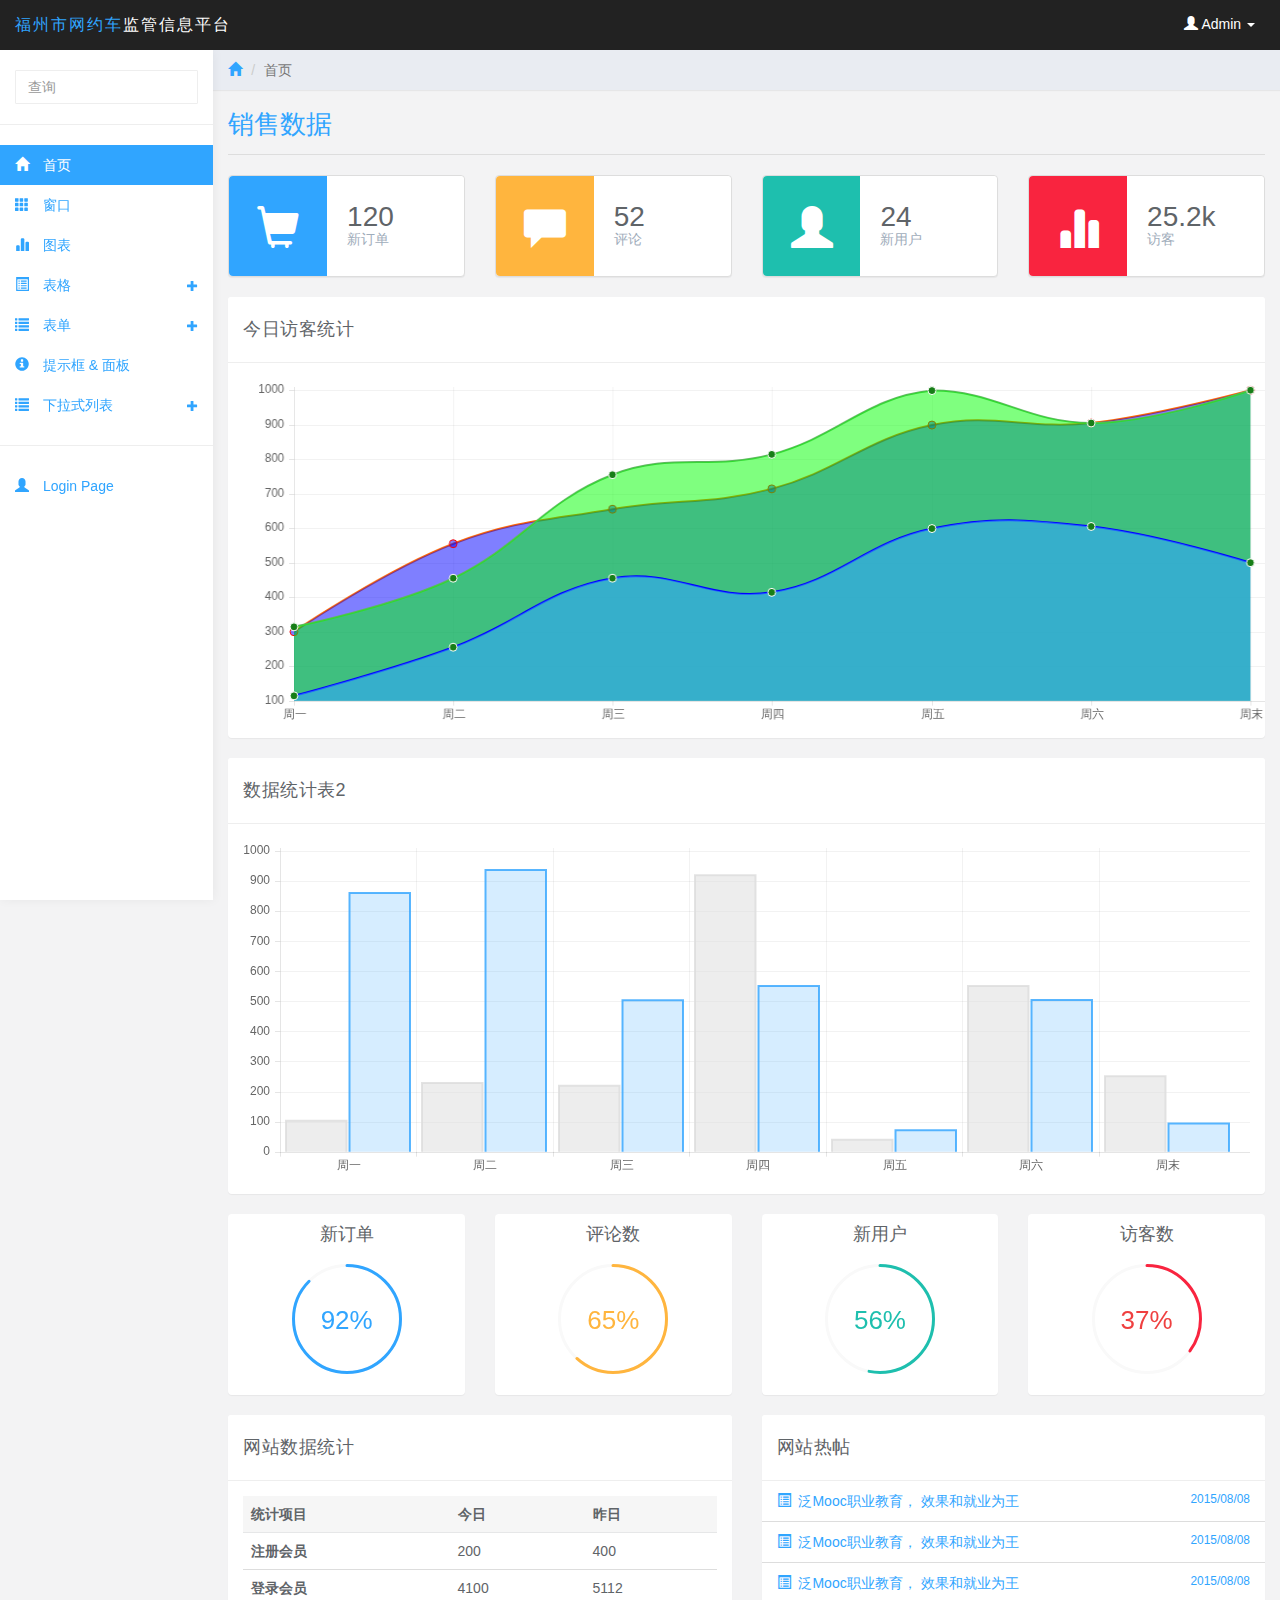
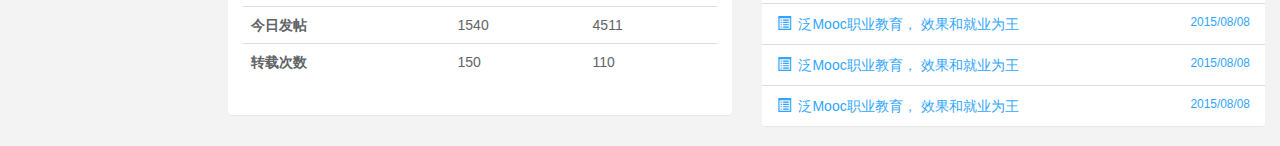
<file: index.html>
<!DOCTYPE html>
<html>
<head>
<meta charset="utf-8">
<meta name="viewport" content="width=device-width, initial-scale=1">
<title>网约车监管信息平台</title>

<link href="css/bootstrap.min.css" rel="stylesheet">
<link href="css/styles.css" rel="stylesheet">

<!--[if lt IE 9]>
<script src="js/html5shiv.js"></script>
<script src="js/respond.min.js"></script>
<![endif]-->

</head>

<body class="gray-bg">
	<!--导航-->
	<nav class="navbar navbar-inverse navbar-fixed-top" role="navigation">
		<div class="container-fluid">
			<div class="navbar-header">
				<button type="button" class="navbar-toggle collapsed" data-toggle="collapse" data-target="#sidebar-collapse ">
					<span class="sr-only">Toggle navigation</span>
					<span class="icon-bar"></span>
					<span class="icon-bar"></span>
					<span class="icon-bar"></span>
				</button>
				<a class="navbar-brand" href="#"><span>福州市网约车</span>监管信息平台</a>
				<ul class="user-menu">
					<li class="dropdown pull-right">
						<a href="#" class="dropdown-toggle" data-toggle="dropdown"><span class="glyphicon glyphicon-user"></span> Admin <span class="caret"></span></a>
						<ul class="dropdown-menu" role="menu">
							<li><a href="index.html"><span class="glyphicon glyphicon-screenshot"></span>&nbsp;&nbsp;前台首页</a></li>
	                        <li><a href="index.html"><span class="glyphicon glyphicon-cog"></span>&nbsp;&nbsp;个人设置</a></li>
	                        <li><a href="index.html"><span class="glyphicon glyphicon-credit-card"></span>&nbsp;&nbsp;账户中心</a></li>
	                        <li><a href="index.html"><span class="glyphicon glyphicon-heart"></span>&nbsp;&nbsp;我的收藏</a></li>
						</ul>
					</li>
				</ul>
			</div>
		</div><!-- /.container-fluid -->
	</nav>
	<!--侧边栏-->
	<div id="sidebar-collapse" class="col-sm-3 col-lg-2 sidebar">
		<form role="search">
			<div class="form-group">
				<input type="text" class="form-control" placeholder="查询">
			</div>
		</form>
		<ul class="nav menu">
			<li class="active"><a href="index.html"><span class="glyphicon glyphicon-home"></span> 首页</a></li>
			<li><a href="widgets.html"><span class="glyphicon glyphicon-th"></span> 窗口</a></li>
			<li><a href="charts.html"><span class="glyphicon glyphicon-stats"></span> 图表</a></li>
			<li class="parent">
				<a href="#">
					<span class="glyphicon glyphicon-list-alt"></span> 表格<span data-toggle="collapse" href="#sub-item-1" class="icon pull-right"><em class="glyphicon glyphicon-s glyphicon-plus"></em></span>
				</a>
				<ul class="children collapse" id="sub-item-1">
					<li>
						<a class="" href="tables.html"><span class="glyphicon glyphicon-share-alt"></span>基本表格</a>
					</li>
					<li>
						<a class="" href="jqgrid.html">
							<span class="glyphicon glyphicon-share-alt"></span> jqgrid表单
						</a>
					</li>
				</ul>
			
			</li>
			<li class="parent">
				<a href="#">
					<span class="glyphicon glyphicon-list"></span> 表单 <span data-toggle="collapse" href="#sub-item-2" class="icon pull-right"><em class="glyphicon glyphicon-s glyphicon-plus"></em></span> 
				</a>
				<ul class="children collapse" id="sub-item-2">
					<li>
						<a class="" href="forms.html"><span class="glyphicon glyphicon-share-alt"></span>bootstrap基本表单</a>
					</li>
					<li>
						<a class="" href="sunmernote.html">
							<span class="glyphicon glyphicon-share-alt"></span> 插件表单
						</a>
					</li>
					<li>
						<a class="" href="forms-advanced.html">
							<span class="glyphicon glyphicon-share-alt"></span> 高级表单
						</a>
					</li>
					<li>
						<a class="" href="form-validate.html">
							<span class="glyphicon glyphicon-share-alt"></span> 验证表单
						</a>
					</li>
				</ul>
			
				<!--<a href="forms.html"><span class="glyphicon glyphicon-pencil"></span> 表单</a></li>-->
			<li><a href="panels.html"><span class="glyphicon glyphicon-info-sign"></span> 提示框 &amp; 面板</a></li>
			<li class="parent">
				<a href="#">
					<span class="glyphicon glyphicon-list"></span> 下拉式列表 <span data-toggle="collapse" href="#sub-item-3" class="icon pull-right"><em class="glyphicon glyphicon-s glyphicon-plus"></em></span> 
				</a>
				<ul class="children collapse" id="sub-item-3">
					<li>
						<a class="" href="net-car.html">
							<span class="glyphicon glyphicon-share-alt"></span>网约车全国数据统计图
						</a>
					</li>
					<li>
						<a class="" href="404.html">
							<span class="glyphicon glyphicon-share-alt"></span> 404页面
						</a>
					</li>
					<li>
						<a class="" href="#">
							<span class="glyphicon glyphicon-share-alt"></span> 自定义页面3
						</a>
					</li>
				</ul>
			</li>
			<li role="presentation" class="divider"></li>
			<li><a href="login.html"><span class="glyphicon glyphicon-user"></span> Login Page</a></li>
		</ul>
		<!--<div class="attribution">More Templates <a href="http://www.cssmoban.com/" target="_blank" title="模板之家">模板之家</a> - Collect from <a href="http://www.cssmoban.com/" title="网页模板" target="_blank">网页模板</a></div>-->
	</div><!--/.sidebar-->
	<!--右侧内容-->
	<div class="col-sm-9 col-sm-offset-3 col-lg-10 col-lg-offset-2 main">
		<!--面包屑-->
		<div class="row">
			<ol class="breadcrumb">
				<li><a href="#"><span class="glyphicon glyphicon-home"></span></a></li>
				<li class="active">首页</li>
			</ol>
		</div><!--/.row-->
		
		<div class="row">
			<div class="col-lg-12">
				<h1 class="page-header">销售数据</h1>
			</div>
		</div><!--/.row-->
     
		<div class="row">
			<div class="col-xs-12 col-md-6 col-lg-3">
				<div class="panel panel-blue panel-widget ">
					<div class="row no-padding">
						<div class="col-sm-3 col-lg-5 widget-left h_100">
							<em class="glyphicon glyphicon-shopping-cart glyphicon-l"></em>
						</div>
						<div class="col-sm-9 col-lg-7 widget-right">
							<div class="large">120</div>
							<div class="text-muted">新订单</div>
						</div>
					</div>
				</div>
			</div>
			<div class="col-xs-12 col-md-6 col-lg-3">
				<div class="panel panel-orange panel-widget">
					<div class="row no-padding">
						<div class="col-sm-3 col-lg-5 widget-left h_100">
							<em class="glyphicon glyphicon-comment glyphicon-l"></em>
						</div>
						<div class="col-sm-9 col-lg-7 widget-right">
							<div class="large">52</div>
							<div class="text-muted">评论</div>
						</div>
					</div>
				</div>
			</div>
			<div class="col-xs-12 col-md-6 col-lg-3">
				<div class="panel panel-teal panel-widget">
					<div class="row no-padding">
						<div class="col-sm-3 col-lg-5 widget-left h_100">
							<em class="glyphicon glyphicon-user glyphicon-l"></em>
						</div>
						<div class="col-sm-9 col-lg-7 widget-right">
							<div class="large">24</div>
							<div class="text-muted">新用户</div>
						</div>
					</div>
				</div>
			</div>
			<div class="col-xs-12 col-md-6 col-lg-3">
				<div class="panel panel-red panel-widget">
					<div class="row no-padding">
						<div class="col-sm-3 col-lg-5 widget-left h_100">
							<em class="glyphicon glyphicon-stats glyphicon-l"></em>
						</div>
						<div class="col-sm-9 col-lg-7 widget-right">
							<div class="large">25.2k</div>
							<div class="text-muted">访客</div>
						</div>
					</div>
				</div>
			</div>
		</div><!--/.row-->
		
		<!--曲线图1-->
		<div class="row">
			 <div class="col-lg-12">
	            <div class="panel panel-default">
	                <div class="panel-heading">今日访客统计</div>
	                <div class="panel-body">
	                    <canvas id="line-chart" class="col-md-12" height="200" width="600"></canvas>
	                </div>
	            </div>
	         </div>
        </div>
        
		<!--曲线图2-->
		<div class="row">
			<div class="col-lg-12">
				<div class="panel panel-default">
					<div class="panel-heading">数据统计表2</div>
					<div class="panel-body">
						<div class="canvas-wrapper">
							<canvas class="main-chart" id="bar-chart" height="200" width="600"></canvas>
						</div>
					</div>
				</div>
			</div>
		</div><!--/.row-->
		
		<!--饼线图-->
		<div class="row">
			<div class="col-xs-6 col-md-3">
				<div class="panel panel-default">
					<div class="panel-body easypiechart-panel">
						<h4>新订单</h4>
						<div class="easypiechart" id="easypiechart-blue" data-percent="92" ><span class="percent">92%</span>
						</div>
					</div>
				</div>
			</div>
			<div class="col-xs-6 col-md-3">
				<div class="panel panel-default">
					<div class="panel-body easypiechart-panel">
						<h4>评论数</h4>
						<div class="easypiechart" id="easypiechart-orange" data-percent="65" ><span class="percent">65%</span>
						</div>
					</div>
				</div>
			</div>
			<div class="col-xs-6 col-md-3">
				<div class="panel panel-default">
					<div class="panel-body easypiechart-panel">
						<h4>新用户</h4>
						<div class="easypiechart" id="easypiechart-teal" data-percent="56" ><span class="percent">56%</span>
						</div>
					</div>
				</div>
			</div>
			<div class="col-xs-6 col-md-3">
				<div class="panel panel-default">
					<div class="panel-body easypiechart-panel">
						<h4>访客数</h4>
						<div class="easypiechart" id="easypiechart-red" data-percent="37" ><span class="percent">37%</span>
						</div>
					</div>
				</div>
			</div>
		</div><!--/.row-->
								
		<div class="row">
			<div class="col-md-6">
				           <div class="panel panel-default">
                <div class="panel-heading">网站数据统计</div>
                <div class="panel-body">
                    <table class="table table-hover">
                        <thead>
                            <tr>
                                <th>统计项目</th>
                                <th>今日</th>
                                <th>昨日</th>
                            </tr>
                        </thead>
                        <tbody>
                            <tr>
                                 <th scope="row">注册会员</th>
                                 <td>200</td>
                                 <td>400</td>
                            </tr>
                            <tr>
                                <th scope="row">登录会员</th>
                                <td>4100</td>
                                <td>5112</td>
                            </tr>
                            <tr>
                                <th scope="row">今日发帖</th>
                                <td>1540</td>
                                <td>4511</td>
                            </tr>
                            <tr>
                                <th scope="row">转载次数</th>
                                <td>150</td>
                                <td>110</td>
                            </tr>
                        </tbody>
                    </table>
                </div>
            </div>
        
			</div><!--/.col-->
			
			<div class="col-md-6">
				<div class="panel panel-default">
					<div class="panel-heading">网站热帖</div>
						<ul class="list-group">
							<li class="list-group-item">
							<a href="index.html"><span class="glyphicon glyphicon-list-alt"></span>&nbsp;&nbsp;泛Mooc职业教育， 效果和就业为王<small class="pull-right">2015/08/08</small></a>
							</li>
							<li class="list-group-item">
							<a href="index.html"><span class="glyphicon glyphicon-list-alt"></span>&nbsp;&nbsp;泛Mooc职业教育， 效果和就业为王<small class="pull-right">2015/08/08</small></a>
							</li>
							<li class="list-group-item">
							<a href="index.html"><span class="glyphicon glyphicon-list-alt"></span>&nbsp;&nbsp;泛Mooc职业教育， 效果和就业为王<small class="pull-right">2015/08/08</small></a>
							</li>
							<li class="list-group-item">
							<a href="index.html"><span class="glyphicon glyphicon-list-alt"></span>&nbsp;&nbsp;泛Mooc职业教育， 效果和就业为王<small class="pull-right">2015/08/08</small></a>
							</li>
							<li class="list-group-item">
							<a href="index.html"><span class="glyphicon glyphicon-list-alt"></span>&nbsp;&nbsp;泛Mooc职业教育， 效果和就业为王<small class="pull-right">2015/08/08</small></a>
							</li>
							<li class="list-group-item">
							<a href="index.html"><span class="glyphicon glyphicon-list-alt"></span>&nbsp;&nbsp;泛Mooc职业教育， 效果和就业为王<small class="pull-right">2015/08/08</small></a>
							</li>
						</ul>
				</div>


			</div><!--/.col-->
		</div><!--/.row-->
		
	</div>	<!--/.main-->
	
	<script src="js/jquery.min.js"></script>
	<script src="js/bootstrap.min.js"></script>
	<script src="js/chart/chart.min.js"></script>
	<script src="js/chart/chart-data-index.js"></script>
	<script src="js/easypiechart.js"></script>
	<script src="js/easypiechart-data.js"></script>
	<!--<script src="js/bootstrap-datepicker.js"></script>-->
	<script>

		!function ($) {
		    $(document).on("click","ul.nav li.parent > a > span.icon", function(){          
		        $(this).find('em:first').toggleClass("glyphicon-minus");      
		    }); 
		    $(".sidebar span.icon").find('em:first').addClass("glyphicon-plus");
		}(window.jQuery);

//		$(window).on('resize', function () {
//		  if ($(window).width() > 768) $('#sidebar-collapse').collapse('show')
//		})
//		$(window).on('resize', function () {
//		  if ($(window).width() <= 767) $('#sidebar-collapse').collapse('hide')
//		})
	</script>	
</body>

</html>
</file>
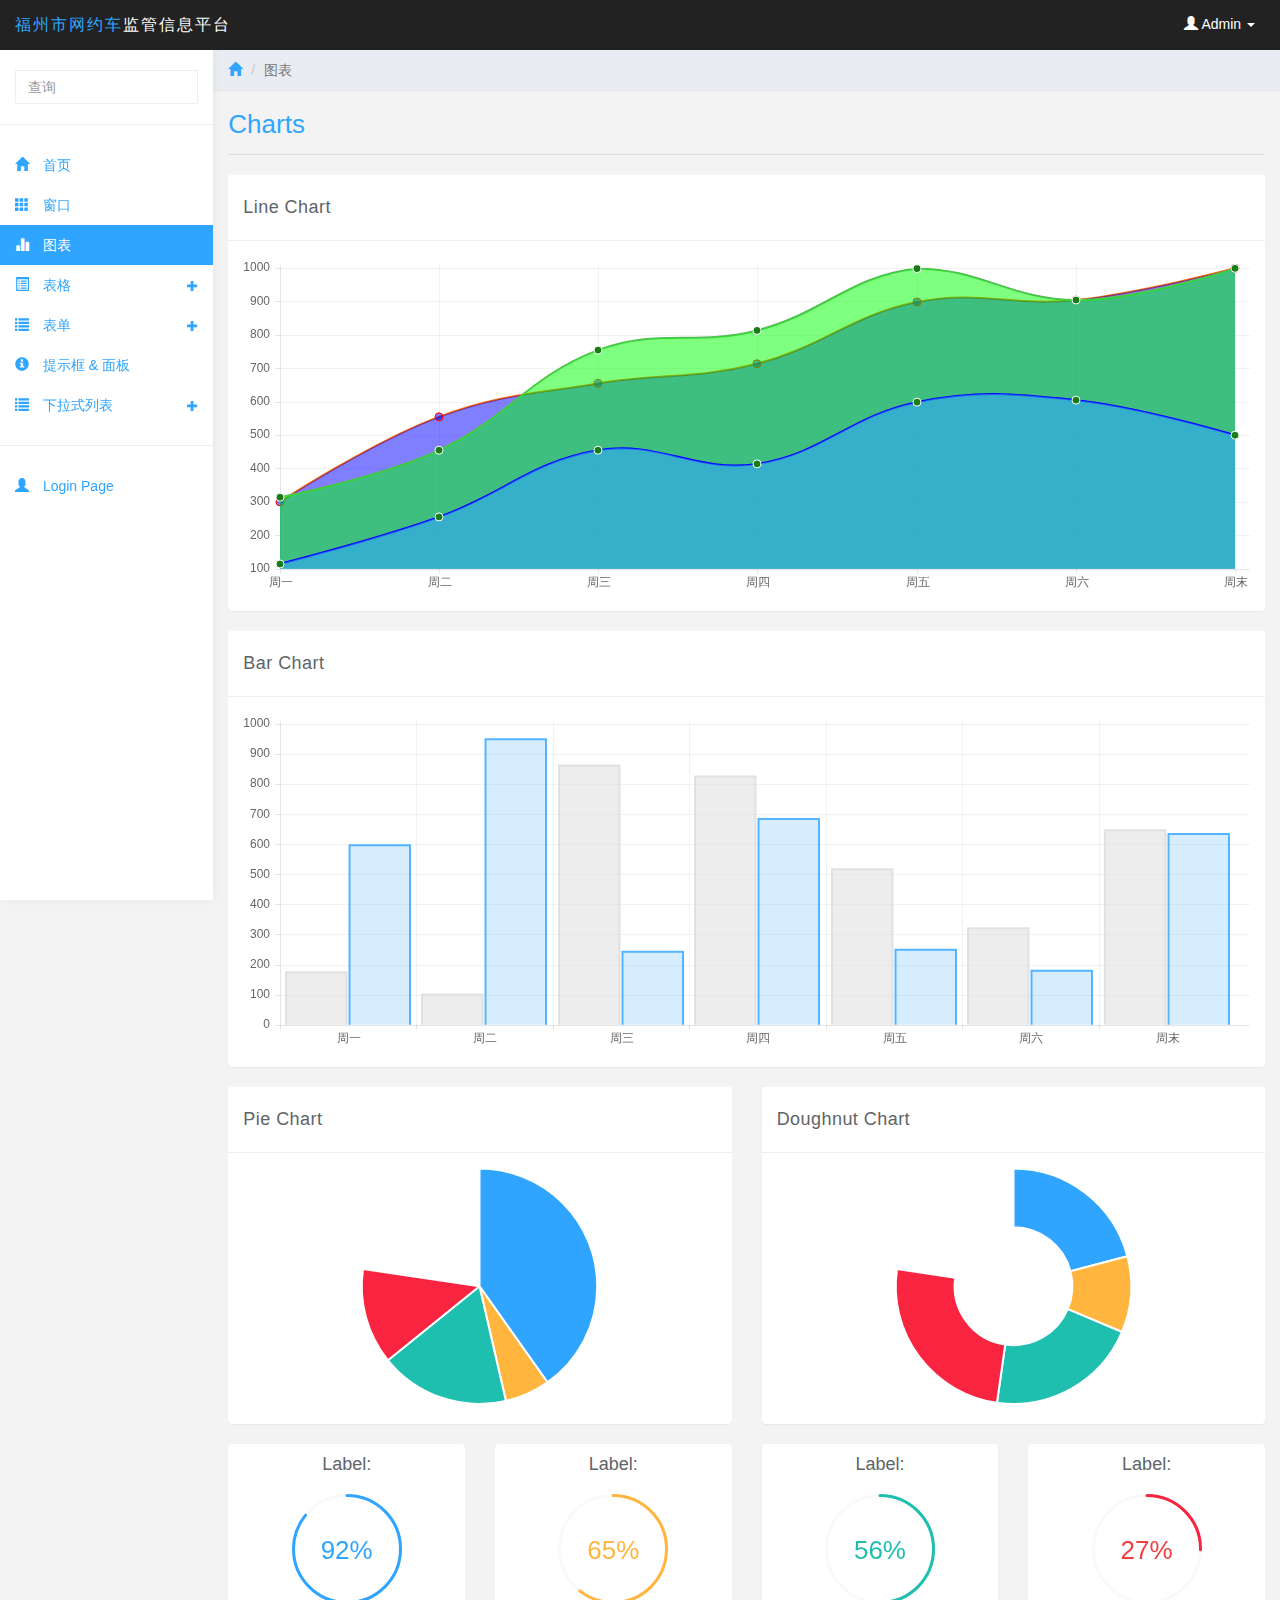
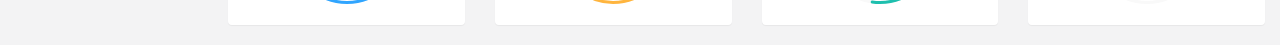
<file: charts.html>
<!DOCTYPE html>
<html>
<head>
<meta charset="utf-8">
<meta name="viewport" content="width=device-width, initial-scale=1">
<title>网约车监管信息平台</title>

<link href="css/bootstrap.min.css" rel="stylesheet">
<link href="css/datepicker3.css" rel="stylesheet">
<link href="css/styles.css" rel="stylesheet">

<!--[if lt IE 9]>
<script src="js/html5shiv.js"></script>
<script src="js/respond.min.js"></script>
<![endif]-->

</head>

<body class="gray-bg">
<!--导航-->
	<nav class="navbar navbar-inverse navbar-fixed-top" role="navigation">
		<div class="container-fluid">
			<div class="navbar-header">
				<button type="button" class="navbar-toggle collapsed" data-toggle="collapse" data-target="#sidebar-collapse ">
					<span class="sr-only">Toggle navigation</span>
					<span class="icon-bar"></span>
					<span class="icon-bar"></span>
					<span class="icon-bar"></span>
				</button>
				<a class="navbar-brand" href="#"><span>福州市网约车</span>监管信息平台</a>
				<ul class="user-menu">
					<li class="dropdown pull-right">
						<a href="#" class="dropdown-toggle" data-toggle="dropdown"><span class="glyphicon glyphicon-user"></span> Admin <span class="caret"></span></a>
						<ul class="dropdown-menu" role="menu">
							<li><a href="index.html"><span class="glyphicon glyphicon-screenshot"></span>&nbsp;&nbsp;前台首页</a></li>
	                        <li><a href="index.html"><span class="glyphicon glyphicon-cog"></span>&nbsp;&nbsp;个人设置</a></li>
	                        <li><a href="index.html"><span class="glyphicon glyphicon-credit-card"></span>&nbsp;&nbsp;账户中心</a></li>
	                        <li><a href="index.html"><span class="glyphicon glyphicon-heart"></span>&nbsp;&nbsp;我的收藏</a></li>
						</ul>
					</li>
				</ul>
			</div>
		</div><!-- /.container-fluid -->
	</nav>
	<!--侧边栏-->
	<div id="sidebar-collapse" class="col-sm-3 col-lg-2 sidebar">
		<form role="search">
			<div class="form-group">
				<input type="text" class="form-control" placeholder="查询">
			</div>
		</form>
		<ul class="nav menu">
			<li class=""><a href="index.html"><span class="glyphicon glyphicon-home"></span> 首页</a></li>
			<li><a href="widgets.html"><span class="glyphicon glyphicon-th"></span> 窗口</a></li>
			<li class="active"><a href="charts.html"><span class="glyphicon glyphicon-stats"></span> 图表</a></li>
			<li class="parent">
				<a href="#">
					<span class="glyphicon glyphicon-list-alt"></span> 表格<span data-toggle="collapse" href="#sub-item-1" class="icon pull-right"><em class="glyphicon glyphicon-s glyphicon-plus"></em></span>
				</a>
				<ul class="children collapse" id="sub-item-1">
					<li>
						<a class="" href="tables.html"><span class="glyphicon glyphicon-share-alt"></span>基本表格</a>
					</li>
					<li>
						<a class="" href="jqgrid.html">
							<span class="glyphicon glyphicon-share-alt"></span> jqgrid表单
						</a>
					</li>
				</ul>
			
			</li>
			<li class="parent">
				<a href="#">
					<span class="glyphicon glyphicon-list"></span> 表单 <span data-toggle="collapse" href="#sub-item-2" class="icon pull-right"><em class="glyphicon glyphicon-s glyphicon-plus"></em></span> 
				</a>
				<ul class="children collapse" id="sub-item-2">
					<li>
						<a class="" href="forms.html"><span class="glyphicon glyphicon-share-alt"></span>bootstrap基本表单</a>
					</li>
					<li>
						<a class="" href="sunmernote.html">
							<span class="glyphicon glyphicon-share-alt"></span> 插件表单
						</a>
					</li>
					<li>
						<a class="" href="forms-advanced.html">
							<span class="glyphicon glyphicon-share-alt"></span> 高级表单
						</a>
					</li>
					<li>
						<a class="" href="form-validate.html">
							<span class="glyphicon glyphicon-share-alt"></span> 验证表单
						</a>
					</li>
				</ul>
			
				<!--<a href="forms.html"><span class="glyphicon glyphicon-pencil"></span> 表单</a></li>-->
			<li><a href="panels.html"><span class="glyphicon glyphicon-info-sign"></span> 提示框 &amp; 面板</a></li>
			<li class="parent">
				<a href="#">
					<span class="glyphicon glyphicon-list"></span> 下拉式列表 <span data-toggle="collapse" href="#sub-item-3" class="icon pull-right"><em class="glyphicon glyphicon-s glyphicon-plus"></em></span> 
				</a>
				<ul class="children collapse" id="sub-item-3">
					<li>
						<a class="" href="net-car.html">
							<span class="glyphicon glyphicon-share-alt"></span>网约车全国数据统计图
						</a>
					</li>
					<li>
						<a class="" href="404.html">
							<span class="glyphicon glyphicon-share-alt"></span> 404页面
						</a>
					</li>
					<li>
						<a class="" href="#">
							<span class="glyphicon glyphicon-share-alt"></span> 自定义页面3
						</a>
					</li>
				</ul>
			</li>
			<li role="presentation" class="divider"></li>
			<li><a href="login.html"><span class="glyphicon glyphicon-user"></span> Login Page</a></li>
		</ul>
		<!--<div class="attribution">More Templates <a href="http://www.cssmoban.com/" target="_blank" title="模板之家">模板之家</a> - Collect from <a href="http://www.cssmoban.com/" title="网页模板" target="_blank">网页模板</a></div>-->
	</div><!--/.sidebar-->
	<!--右侧内容-->
	<div class="col-sm-9 col-sm-offset-3 col-lg-10 col-lg-offset-2 main">			
		<div class="row">
			<ol class="breadcrumb">
				<li><a href="#"><span class="glyphicon glyphicon-home"></span></a></li>
				<li class="active">图表</li>
			</ol>
		</div><!--/.row-->
		
		<div class="row">
			<div class="col-lg-12">
				<h1 class="page-header">Charts</h1>
				
			</div>
		</div><!--/.row-->
		
		<div class="row">
			<div class="col-lg-12">
				<div class="panel panel-default">
					<div class="panel-heading">Line Chart</div>
					<div class="panel-body">
						<div class="canvas-wrapper">
							<canvas class="main-chart" id="line-chart" height="200" width="600"></canvas>
						</div>
					</div>
				</div>
			</div>
		</div><!--/.row-->
		
		<div class="row">
			<div class="col-lg-12">
				<div class="panel panel-default">
					<div class="panel-heading">Bar Chart</div>
					<div class="panel-body">
						<div class="canvas-wrapper">
							<canvas class="main-chart" id="bar-chart" height="200" width="600"></canvas>
						</div>
					</div>
				</div>
			</div>
		</div><!--/.row-->		
		
		<div class="row">
			<div class="col-md-6">
				<div class="panel panel-default">
					<div class="panel-heading">Pie Chart</div>
					<div class="panel-body">
						<div class="canvas-wrapper">
							<canvas class="chart" id="pie-chart" ></canvas>
						</div>
					</div>
				</div>
			</div>
			<div class="col-md-6">
				<div class="panel panel-default">
					<div class="panel-heading">Doughnut Chart</div>
					<div class="panel-body">
						<div class="canvas-wrapper">
							<canvas class="chart" id="doughnut-chart" ></canvas>
						</div>
					</div>
				</div>
			</div>
		</div><!--/.row-->
		
		<div class="row">
			<div class="col-xs-6 col-md-3">
				<div class="panel panel-default">
					<div class="panel-body easypiechart-panel">
						<h4>Label:</h4>
						<div class="easypiechart" id="easypiechart-blue" data-percent="92" ><span class="percent">92%</span>
						</div>
					</div>
				</div>
			</div>
			<div class="col-xs-6 col-md-3">
				<div class="panel panel-default">
					<div class="panel-body easypiechart-panel">
						<h4>Label:</h4>
						<div class="easypiechart" id="easypiechart-orange" data-percent="65" ><span class="percent">65%</span>
						</div>
					</div>
				</div>
			</div>
			<div class="col-xs-6 col-md-3">
				<div class="panel panel-default">
					<div class="panel-body easypiechart-panel">
						<h4>Label:</h4>
						<div class="easypiechart" id="easypiechart-teal" data-percent="56" ><span class="percent">56%</span>
						</div>
					</div>
				</div>
			</div>
			<div class="col-xs-6 col-md-3">
				<div class="panel panel-default">
					<div class="panel-body easypiechart-panel">
						<h4>Label:</h4>
						<div class="easypiechart" id="easypiechart-red" data-percent="27" ><span class="percent">27%</span>
						</div>
					</div>
				</div>
			</div>
		</div><!--/.row-->
											
	</div>	<!--/.main-->
	  

	<script src="js/jquery.min.js"></script>
	<script src="js/bootstrap.min.js"></script>
	<script src="js/chart/chart.min.js"></script>
	<script src="js/chart/chart-data-charts.js"></script>
	<script src="js/easypiechart.js"></script>
	<script src="js/easypiechart-data.js"></script>
	<script src="js/bootstrap-datepicker.js"></script>
	<script>
		!function ($) {
		    $(document).on("click","ul.nav li.parent > a > span.icon", function(){          
		        $(this).find('em:first').toggleClass("glyphicon-minus");      
		    }); 
		    $(".sidebar span.icon").find('em:first').addClass("glyphicon-plus");
		}(window.jQuery);

//		$(window).on('resize', function () {
//		  if ($(window).width() > 768) $('#sidebar-collapse').collapse('show')
//		})
//		$(window).on('resize', function () {
//		  if ($(window).width() <= 767) $('#sidebar-collapse').collapse('hide')
//		})
	</script>	
</body>

</html>
</file>
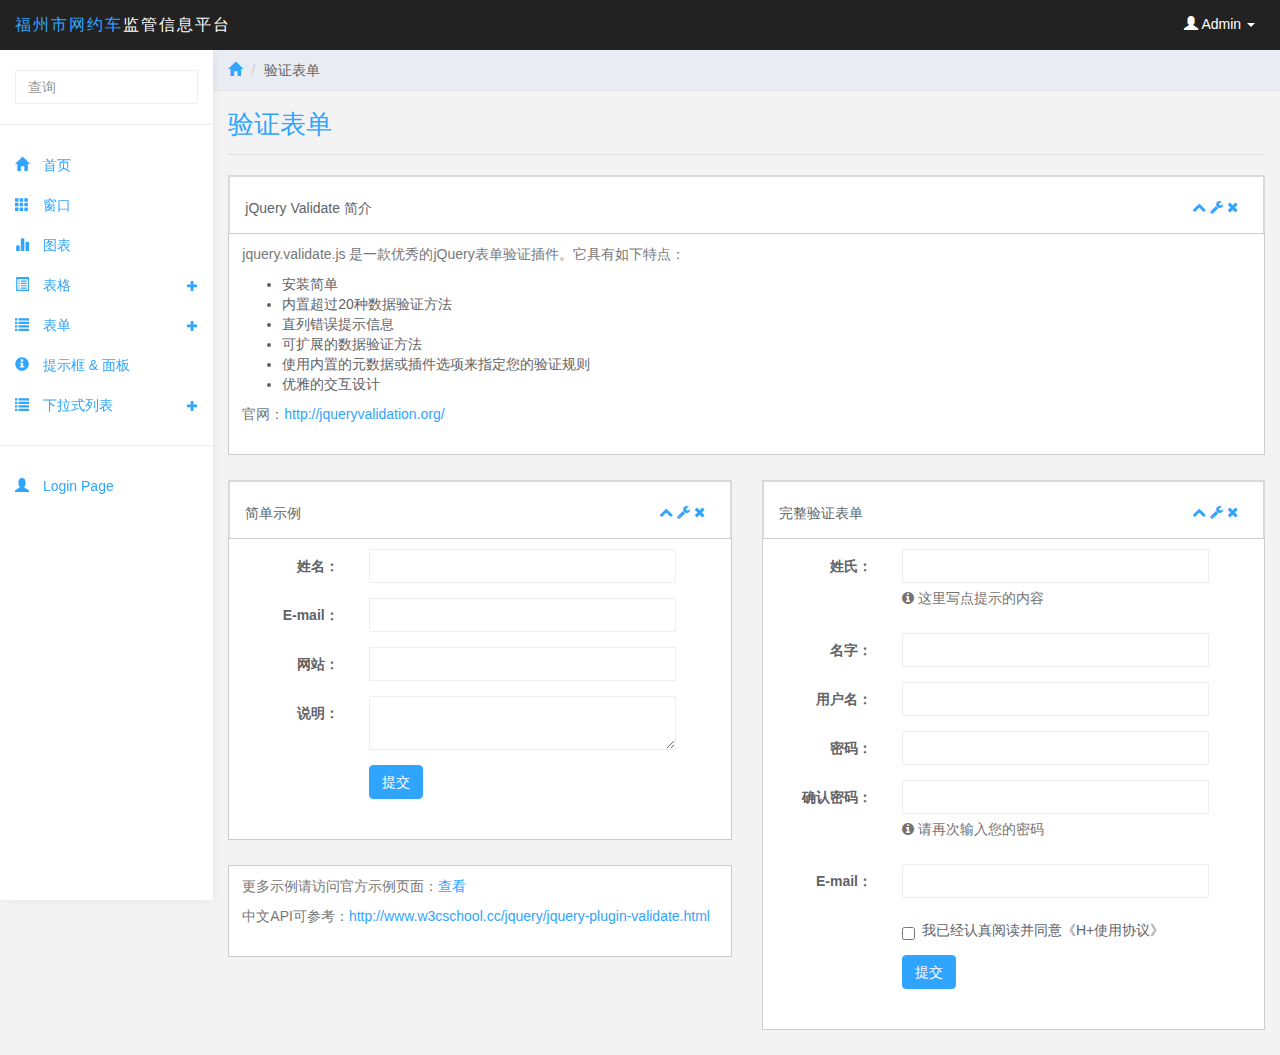
<file: form-validate.html>
<!DOCTYPE html>
<html>

<head>

	<meta charset="utf-8">
	<meta name="viewport" content="width=device-width, initial-scale=1">
	<title>网约车监管信息平台</title>
    
    <link rel="shortcut icon" href="favicon.ico">
    <link href="css/bootstrap.min.css" rel="stylesheet">
    <link href="css/font-awesome.min93e3.css" rel="stylesheet">
    <link href="css/styles.css" rel="stylesheet">

</head>

<body class="gray-bg">
		<!--导航-->
	<nav class="navbar navbar-inverse navbar-fixed-top" role="navigation">
		<div class="container-fluid">
			<div class="navbar-header">
				<button type="button" class="navbar-toggle collapsed" data-toggle="collapse" data-target="#sidebar-collapse ">
					<span class="sr-only">Toggle navigation</span>
					<span class="icon-bar"></span>
					<span class="icon-bar"></span>
					<span class="icon-bar"></span>
				</button>
				<a class="navbar-brand" href="#"><span>福州市网约车</span>监管信息平台</a>
				<ul class="user-menu">
					<li class="dropdown pull-right">
						<a href="#" class="dropdown-toggle" data-toggle="dropdown"><span class="glyphicon glyphicon-user"></span> Admin <span class="caret"></span></a>
						<ul class="dropdown-menu" role="menu">
							<li><a href="index.html"><span class="glyphicon glyphicon-screenshot"></span>&nbsp;&nbsp;前台首页</a></li>
	                        <li><a href="index.html"><span class="glyphicon glyphicon-cog"></span>&nbsp;&nbsp;个人设置</a></li>
	                        <li><a href="index.html"><span class="glyphicon glyphicon-credit-card"></span>&nbsp;&nbsp;账户中心</a></li>
	                        <li><a href="index.html"><span class="glyphicon glyphicon-heart"></span>&nbsp;&nbsp;我的收藏</a></li>
						</ul>
					</li>
				</ul>
			</div>
		</div><!-- /.container-fluid -->
	</nav>
	<!--侧边栏-->
	<div id="sidebar-collapse" class="col-sm-3 col-lg-2 sidebar">
		<form role="search">
			<div class="form-group">
				<input type="text" class="form-control" placeholder="查询">
			</div>
		</form>
		<ul class="nav menu">
			<li class=""><a href="index.html"><span class="glyphicon glyphicon-home"></span> 首页</a></li>
			<li><a href="widgets.html"><span class="glyphicon glyphicon-th"></span> 窗口</a></li>
			<li><a href="charts.html"><span class="glyphicon glyphicon-stats"></span> 图表</a></li>
			<li class="parent">
				<a href="#">
					<span class="glyphicon glyphicon-list-alt"></span> 表格<span data-toggle="collapse" href="#sub-item-1" class="icon pull-right"><em class="glyphicon glyphicon-s glyphicon-plus"></em></span>
				</a>
				<ul class="children collapse" id="sub-item-1">
					<li>
						<a class="" href="tables.html"><span class="glyphicon glyphicon-share-alt"></span>基本表格</a>
					</li>
					<li>
						<a class="" href="jqgrid.html">
							<span class="glyphicon glyphicon-share-alt"></span> jqgrid表单
						</a>
					</li>
				</ul>
			
			</li>
			<li class="parent">
				<a href="#">
					<span class="glyphicon glyphicon-list"></span> 表单 <span data-toggle="collapse" href="#sub-item-2" class="icon pull-right"><em class="glyphicon glyphicon-s glyphicon-plus"></em></span> 
				</a>
				<ul class="children collapse" id="sub-item-2">
					<li>
						<a class="" href="forms.html"><span class="glyphicon glyphicon-share-alt"></span>bootstrap基本表单</a>
					</li>
					<li>
						<a class="" href="sunmernote.html">
							<span class="glyphicon glyphicon-share-alt"></span> 插件表单
						</a>
					</li>
					<li>
						<a class="" href="forms-advanced.html">
							<span class="glyphicon glyphicon-share-alt"></span> 高级表单
						</a>
					</li>
					<li>
						<a class="active" href="form-validate.html">
							<span class="glyphicon glyphicon-share-alt"></span> 验证表单
						</a>
					</li>
				</ul>
			
				<!--<a href="forms.html"><span class="glyphicon glyphicon-pencil"></span> 表单</a></li>-->
			<li><a href="panels.html"><span class="glyphicon glyphicon-info-sign"></span> 提示框 &amp; 面板</a></li>
			<li class="parent">
				<a href="#">
					<span class="glyphicon glyphicon-list"></span> 下拉式列表 <span data-toggle="collapse" href="#sub-item-3" class="icon pull-right"><em class="glyphicon glyphicon-s glyphicon-plus"></em></span> 
				</a>
				<ul class="children collapse" id="sub-item-3">
					<li>
						<a class="" href="net-car.html">
							<span class="glyphicon glyphicon-share-alt"></span>网约车全国数据统计图
						</a>
					</li>
					<li>
						<a class="" href="404.html">
							<span class="glyphicon glyphicon-share-alt"></span> 404页面
						</a>
					</li>
					<li>
						<a class="" href="#">
							<span class="glyphicon glyphicon-share-alt"></span> 自定义页面3
						</a>
					</li>
				</ul>
			</li>
			<li role="presentation" class="divider"></li>
			<li><a href="login.html"><span class="glyphicon glyphicon-user"></span> Login Page</a></li>
		</ul>
		<!--<div class="attribution">More Templates <a href="http://www.cssmoban.com/" target="_blank" title="模板之家">模板之家</a> - Collect from <a href="http://www.cssmoban.com/" title="网页模板" target="_blank">网页模板</a></div>-->
	</div><!--/.sidebar-->
	<!--右侧内容-->
	<div class="col-sm-9 col-sm-offset-3 col-lg-10 col-lg-offset-2 main">
	
	<!--面包屑-->
	<div class="row">
			<ol class="breadcrumb">
				<li><a href="#"><span class="glyphicon glyphicon-home"></span></a></li>
				<li >验证表单</li>
			</ol>
		</div><!--/.row-->
	
	<!--页标题-->
	<div class="row">
			<div class="col-lg-12">
				<h1 class="page-header">验证表单</h1>
			</div>
		</div><!--/.row-->
	
	<!--表单验证-->
    <div class="row">
        <div class="col-sm-12">
            <div class="ibox float-e-margins">
                <div class="ibox-title">
                    <h5>jQuery Validate 简介</h5>
                    <div class="ibox-tools">
                        <a class="collapse-link">
                            <i class="fa fa-chevron-up"></i>
                        </a>
                        <a class="dropdown-toggle" data-toggle="dropdown" href="tabs_panels.html#">
                            <i class="fa fa-wrench"></i>
                        </a>
                        <ul class="dropdown-menu dropdown-user">
                            <li><a href="tabs_panels.html#">选项1</a>
                            </li>
                            <li><a href="tabs_panels.html#">选项2</a>
                            </li>
                        </ul>
                        <a class="close-link">
                            <i class="fa fa-times"></i>
                        </a>
                    </div>
                </div>
                <div class="ibox-content">
                    <p>jquery.validate.js 是一款优秀的jQuery表单验证插件。它具有如下特点：</p>
                    <ul>
                        <li>安装简单</li>
                        <li>内置超过20种数据验证方法</li>
                        <li>直列错误提示信息</li>
                        <li>可扩展的数据验证方法</li>
                        <li>使用内置的元数据或插件选项来指定您的验证规则</li>
                        <li>优雅的交互设计</li>
                    </ul>
                    <p>官网：<a href="http://jqueryvalidation.org/" target="_blank">http://jqueryvalidation.org/</a>
                    </p>
                </div>
            </div>
        </div>
    </div>
    <div class="row">
            <div class="col-sm-6">
                <div class="ibox float-e-margins">
                    <div class="ibox-title">
                        <h5>简单示例</h5>
                        <div class="ibox-tools">
                            <a class="collapse-link">
                                <i class="fa fa-chevron-up"></i>
                            </a>
                            <a class="dropdown-toggle" data-toggle="dropdown" href="form_basic.html#">
                                <i class="fa fa-wrench"></i>
                            </a>
                            <ul class="dropdown-menu dropdown-user">
                                <li><a href="form_basic.html#">选项1</a>
                                </li>
                                <li><a href="form_basic.html#">选项2</a>
                                </li>
                            </ul>
                            <a class="close-link">
                                <i class="fa fa-times"></i>
                            </a>
                        </div>
                    </div>
                    <div class="ibox-content">
                        <form class="form-horizontal m-t" id="commentForm">
                            <div class="form-group">
                                <label class="col-sm-3 control-label">姓名：</label>
                                <div class="col-sm-8">
                                    <input id="cname" name="name" minlength="2" type="text" class="form-control" required="" aria-required="true">
                                </div>
                            </div>
                            <div class="form-group">
                                <label class="col-sm-3 control-label">E-mail：</label>
                                <div class="col-sm-8">
                                    <input id="cemail" type="email" class="form-control" name="email" required="" aria-required="true">
                                </div>
                            </div>
                            <div class="form-group">
                                <label class="col-sm-3 control-label">网站：</label>
                                <div class="col-sm-8">
                                    <input id="curl" type="url" class="form-control" name="url">
                                </div>
                            </div>
                            <div class="form-group">
                                <label class="col-sm-3 control-label">说明：</label>
                                <div class="col-sm-8">
                                    <textarea id="ccomment" name="comment" class="form-control" required="" aria-required="true"></textarea>
                                </div>
                            </div>
                            <div class="form-group">
                                <div class="col-sm-4 col-sm-offset-3">
                                    <button class="btn btn-primary" type="submit">提交</button>
                                </div>
                            </div>
                        </form>
                    </div>
                </div>
                <div class="ibox float-e-margins">
                    <div class="ibox-content">
                        <p class="m-t">更多示例请访问官方示例页面：<a href="http://jqueryvalidation.org/files/demo/" target="_blank">查看</a>
                        </p>
                        <p>中文API可参考：<a href="http://www.w3cschool.cc/jquery/jquery-plugin-validate.html" target="_blank">http://www.w3cschool.cc/jquery/jquery-plugin-validate.html</a>
                        </p>
                    </div>
                </div>
            </div>
            <div class="col-sm-6">
                <div class="ibox float-e-margins">
                    <div class="ibox-title">
                        <h5>完整验证表单</h5>
                        <div class="ibox-tools">
                            <a class="collapse-link">
                                <i class="fa fa-chevron-up"></i>
                            </a>
                            <a class="dropdown-toggle" data-toggle="dropdown" href="form_basic.html#">
                                <i class="fa fa-wrench"></i>
                            </a>
                            <ul class="dropdown-menu dropdown-user">
                                <li><a href="form_basic.html#">选项1</a>
                                </li>
                                <li><a href="form_basic.html#">选项2</a>
                                </li>
                            </ul>
                            <a class="close-link">
                                <i class="fa fa-times"></i>
                            </a>
                        </div>
                    </div>
                    <div class="ibox-content">
                        <form class="form-horizontal m-t" id="signupForm">
                            <div class="form-group">
                                <label class="col-sm-3 control-label">姓氏：</label>
                                <div class="col-sm-8">
                                    <input id="firstname" name="firstname" class="form-control" type="text">
                                    <span class="help-block m-b-none"><i class="fa fa-info-circle"></i> 这里写点提示的内容</span>
                                </div>
                            </div>
                            <div class="form-group">
                                <label class="col-sm-3 control-label">名字：</label>
                                <div class="col-sm-8">
                                    <input id="lastname" name="lastname" class="form-control" type="text" aria-required="true" aria-invalid="false" class="valid">
                                </div>
                            </div>
                            <div class="form-group">
                                <label class="col-sm-3 control-label">用户名：</label>
                                <div class="col-sm-8">
                                    <input id="username" name="username" class="form-control" type="text" aria-required="true" aria-invalid="true" class="error">
                                </div>
                            </div>
                            <div class="form-group">
                                <label class="col-sm-3 control-label">密码：</label>
                                <div class="col-sm-8">
                                    <input id="password" name="password" class="form-control" type="password">
                                </div>
                            </div>
                            <div class="form-group">
                                <label class="col-sm-3 control-label">确认密码：</label>
                                <div class="col-sm-8">
                                    <input id="confirm_password" name="confirm_password" class="form-control" type="password">
                                    <span class="help-block m-b-none"><i class="fa fa-info-circle"></i> 请再次输入您的密码</span>
                                </div>
                            </div>
                            <div class="form-group">
                                <label class="col-sm-3 control-label">E-mail：</label>
                                <div class="col-sm-8">
                                    <input id="email" name="email" class="form-control" type="email">
                                </div>
                            </div>
                            <div class="form-group">
                                <div class="col-sm-8 col-sm-offset-3">
                                    <div class="checkbox">
                                        <label>
                                            <input type="checkbox" class="checkbox" id="agree" name="agree"> 我已经认真阅读并同意《H+使用协议》
                                        </label>
                                    </div>
                                </div>
                            </div>
                            <div class="form-group">
                                <div class="col-sm-8 col-sm-offset-3">
                                    <button class="btn btn-primary" type="submit">提交</button>
                                </div>
                            </div>
                        </form>
                    </div>
                </div>
            </div>
        </div>
    
    <script src="js/jquery.min.js"></script>
    <script src="js/bootstrap.min.js"></script>
    <script src="js/content.min.js?v=1.0.0"></script>
    <script src="js/plugins/validate/jquery.validate.min.js"></script>
    <script src="js/plugins/validate/messages_zh.min.js"></script>
    <script src="js/demo/form-validate-demo.min.js"></script>
    <script>
		
		!function ($) {
		    $(document).on("click","ul.nav li.parent > a > span.icon", function(){          
		        $(this).find('em:first').toggleClass("glyphicon-minus");      
		    }); 
		    $(".sidebar span.icon").find('em:first').addClass("glyphicon-plus");
		}(window.jQuery);

//		$(window).on('resize', function () {
//		  if ($(window).width() > 768) $('#sidebar-collapse').collapse('show')
//		})
//		$(window).on('resize', function () {
//		  if ($(window).width() <= 767) $('#sidebar-collapse').collapse('hide')
//		})
	</script>	
    
</body>

</html>
</file>
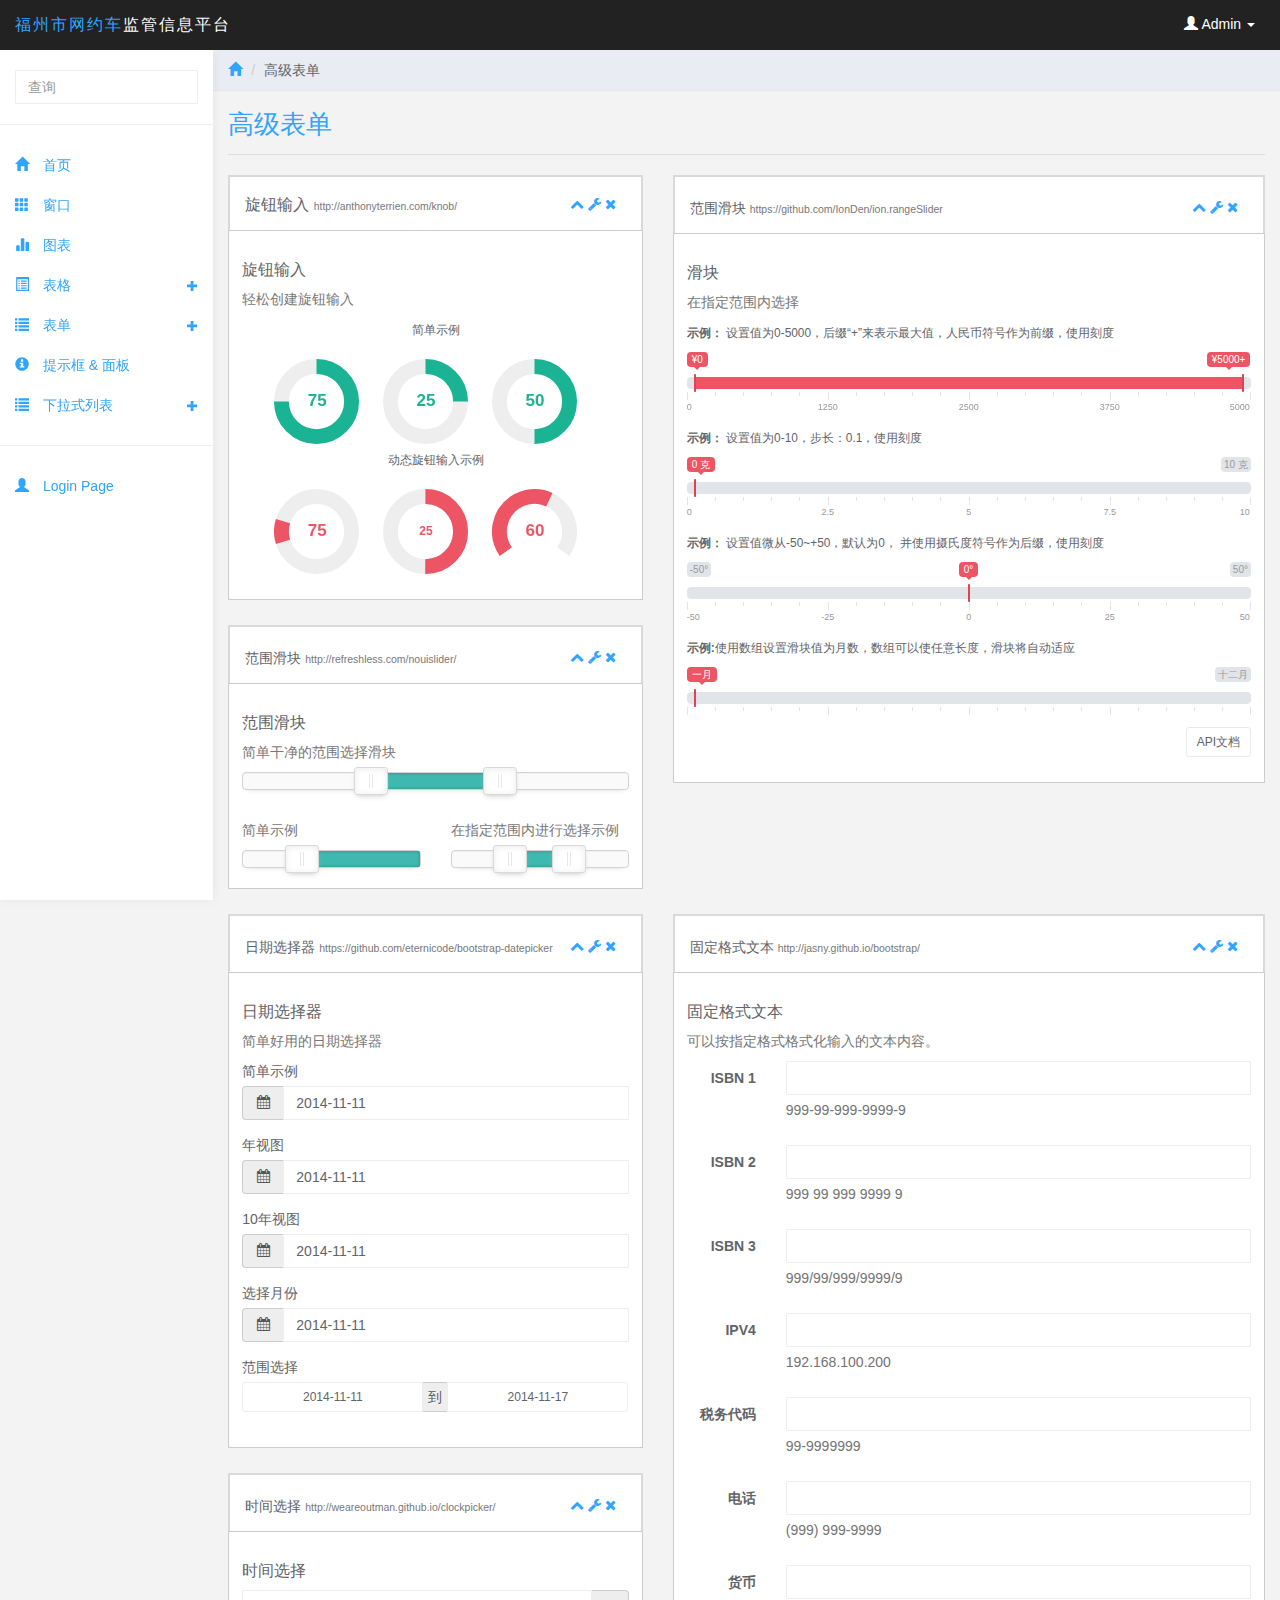
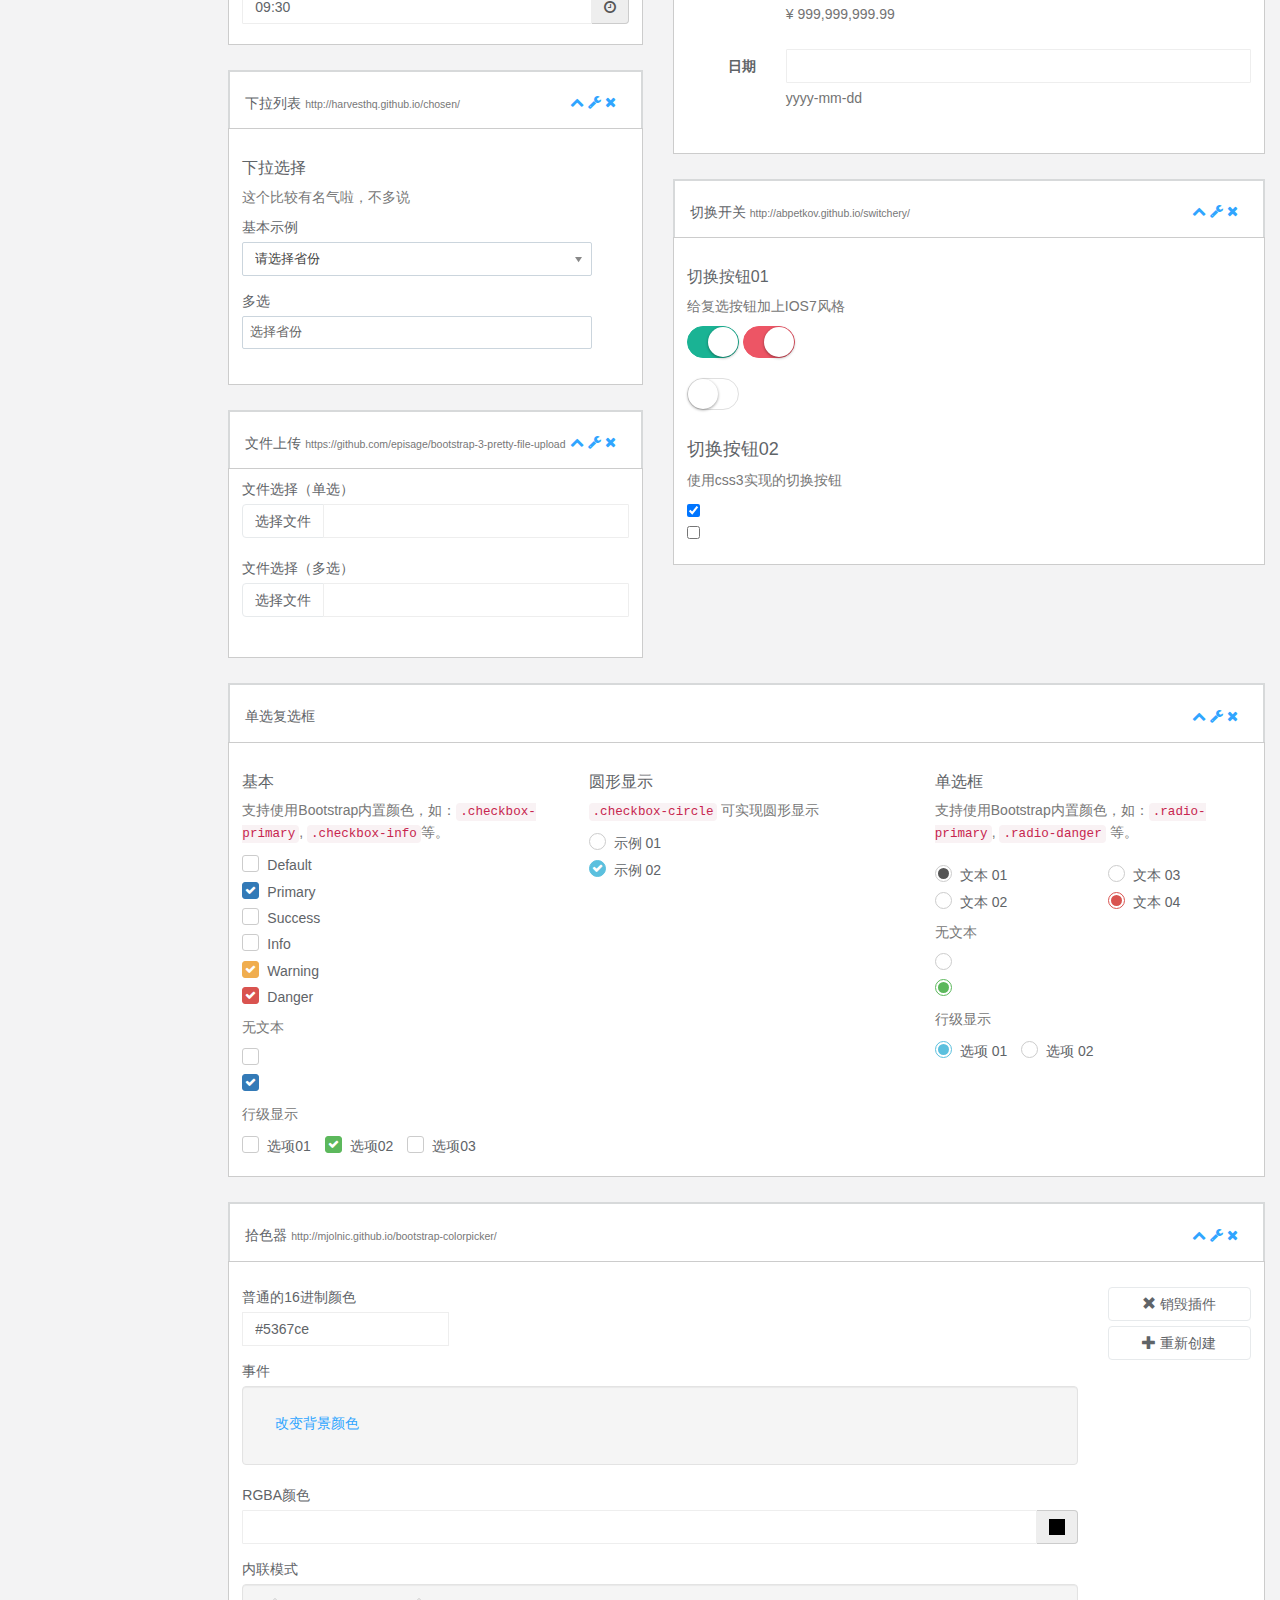
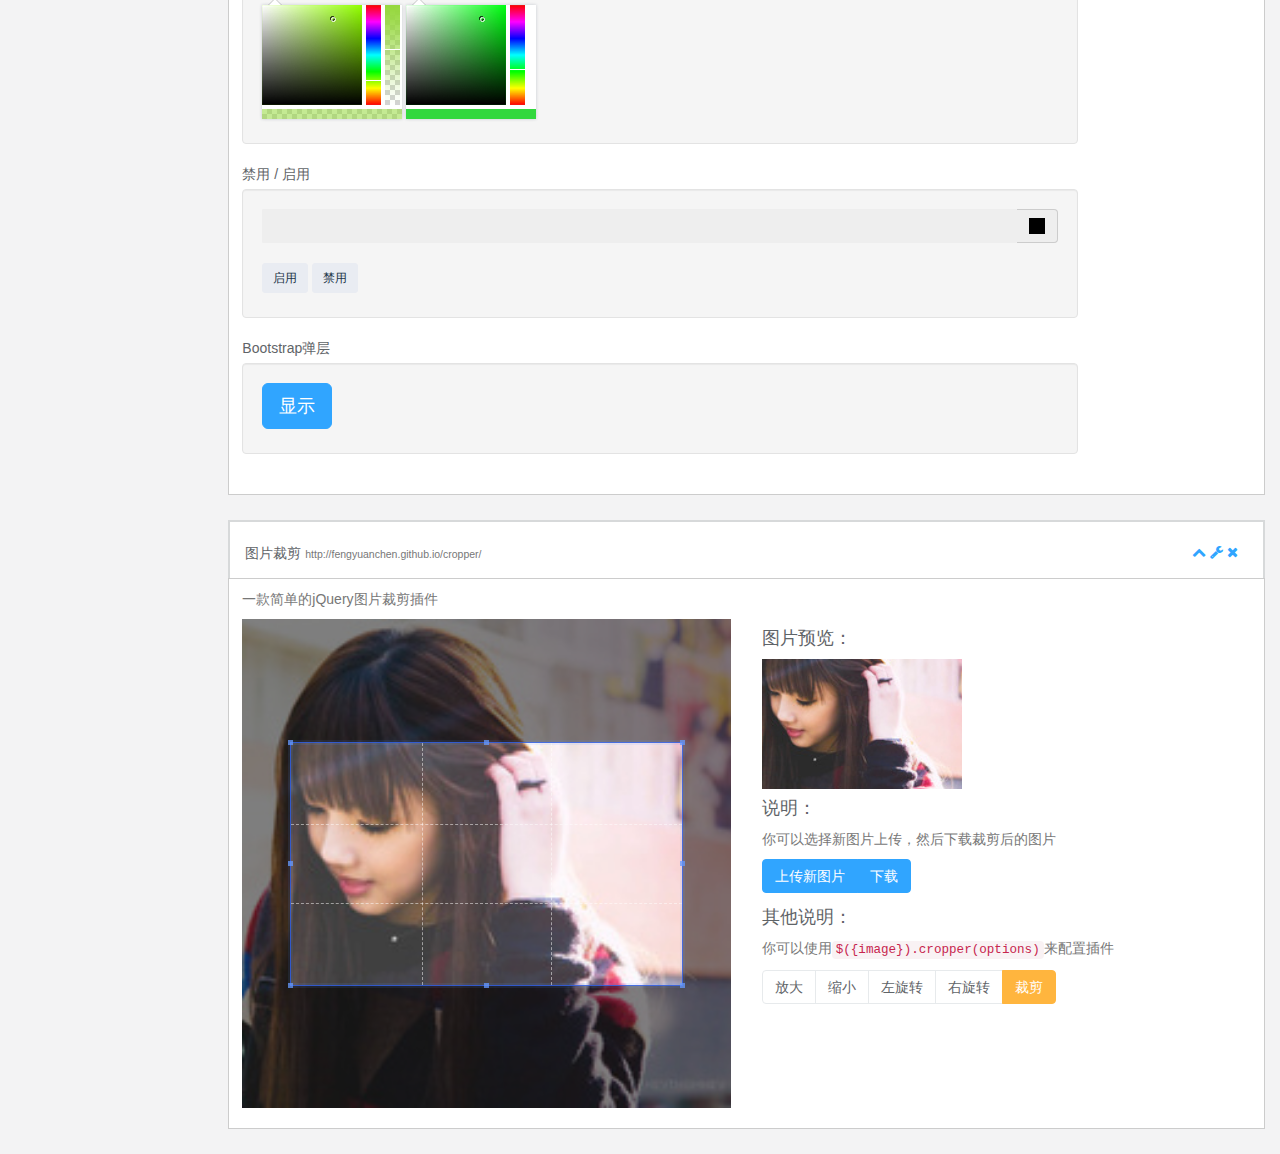
<file: forms-advanced.html>
<!DOCTYPE html>
<html>


<!-- Mirrored from www.zi-han.net/theme/hplus/form_advanced.html by HTTrack Website Copier/3.x [XR&CO'2014], Wed, 20 Jan 2016 14:19:16 GMT -->
<head>

    <meta charset="utf-8">
    <meta name="viewport" content="width=device-width, initial-scale=1.0">


    <title>H+ 后台主题UI框架 - 高级表单</title>
    <meta name="keywords" content="H+后台主题,后台bootstrap框架,会员中心主题,后台HTML,响应式后台">
    <meta name="description" content="H+是一个完全响应式，基于Bootstrap3最新版本开发的扁平化主题，她采用了主流的左右两栏式布局，使用了Html5+CSS3等现代技术">

   
    <link rel="shortcut icon" href="favicon.ico"> 
    <!--<link href="css/bootstrap.min14ed.css?v=3.3.6" rel="stylesheet">-->
<link href="css/bootstrap.min.css" rel="stylesheet">
    
    <link href="css/font-awesome.min93e3.css?v=4.4.0" rel="stylesheet">
    <link href="css/plugins/iCheck/custom.css" rel="stylesheet">
    <link href="css/plugins/chosen/chosen.css" rel="stylesheet">
    <link href="css/plugins/colorpicker/css/bootstrap-colorpicker.min.css" rel="stylesheet">
    <link href="css/plugins/cropper/cropper.min.css" rel="stylesheet">
    <link href="css/plugins/switchery/switchery.css" rel="stylesheet">
    <link href="css/plugins/jasny/jasny-bootstrap.min.css" rel="stylesheet">
    <link href="css/plugins/nouslider/jquery.nouislider.css" rel="stylesheet">
    <link href="css/plugins/datapicker/datepicker3.css" rel="stylesheet">
    <link href="css/plugins/ionRangeSlider/ion.rangeSlider.css" rel="stylesheet">
    <link href="css/plugins/ionRangeSlider/ion.rangeSlider.skinFlat.css" rel="stylesheet">
    <link href="css/plugins/awesome-bootstrap-checkbox/awesome-bootstrap-checkbox.css" rel="stylesheet">
    <link href="css/plugins/clockpicker/clockpicker.css" rel="stylesheet">
    <link href="css/animate.min.css" rel="stylesheet">
	<link href="css/styles.css" rel="stylesheet">
    	
    	

</head>

<body class="gray-bg">
  <!--导航-->
	<nav class="navbar navbar-inverse navbar-fixed-top" role="navigation">
		<div class="container-fluid">
			<div class="navbar-header">
				<button type="button" class="navbar-toggle collapsed" data-toggle="collapse" data-target="#sidebar-collapse ">
					<span class="sr-only">Toggle navigation</span>
					<span class="icon-bar"></span>
					<span class="icon-bar"></span>
					<span class="icon-bar"></span>
				</button>
				<a class="navbar-brand" href="#"><span>福州市网约车</span>监管信息平台</a>
				<ul class="user-menu">
					<li class="dropdown pull-right">
						<a href="#" class="dropdown-toggle" data-toggle="dropdown"><span class="glyphicon glyphicon-user"></span> Admin <span class="caret"></span></a>
						<ul class="dropdown-menu" role="menu">
							<li><a href="index.html"><span class="glyphicon glyphicon-screenshot"></span>&nbsp;&nbsp;前台首页</a></li>
	                        <li><a href="index.html"><span class="glyphicon glyphicon-cog"></span>&nbsp;&nbsp;个人设置</a></li>
	                        <li><a href="index.html"><span class="glyphicon glyphicon-credit-card"></span>&nbsp;&nbsp;账户中心</a></li>
	                        <li><a href="index.html"><span class="glyphicon glyphicon-heart"></span>&nbsp;&nbsp;我的收藏</a></li>
						</ul>
					</li>
				</ul>
			</div>
		</div><!-- /.container-fluid -->
	</nav>
	<!--侧边栏-->
	<div id="sidebar-collapse" class="col-sm-3 col-lg-2 sidebar">
		<form role="search">
			<div class="form-group">
				<input type="text" class="form-control" placeholder="查询">
			</div>
		</form>
		<ul class="nav menu">
			<li class=""><a href="index.html"><span class="glyphicon glyphicon-home"></span> 首页</a></li>
			<li><a href="widgets.html"><span class="glyphicon glyphicon-th"></span> 窗口</a></li>
			<li><a href="charts.html"><span class="glyphicon glyphicon-stats"></span> 图表</a></li>
			<li class="parent">
				<a href="#">
					<span class="glyphicon glyphicon-list-alt"></span> 表格<span data-toggle="collapse" href="#sub-item-1" class="icon pull-right"><em class="glyphicon glyphicon-s glyphicon-plus"></em></span>
				</a>
				<ul class="children collapse" id="sub-item-1">
					<li>
						<a class="" href="tables.html"><span class="glyphicon glyphicon-share-alt"></span>基本表格</a>
					</li>
					<li>
						<a class="" href="jqgrid.html">
							<span class="glyphicon glyphicon-share-alt"></span> jqgrid表单
						</a>
					</li>
				</ul>
			
			</li>
			<li class="parent">
				<a href="#">
					<span class="glyphicon glyphicon-list"></span> 表单 <span data-toggle="collapse" href="#sub-item-2" class="icon pull-right"><em class="glyphicon glyphicon-s glyphicon-plus"></em></span> 
				</a>
				<ul class="children collapse" id="sub-item-2">
					<li>
						<a class="" href="forms.html"><span class="glyphicon glyphicon-share-alt"></span>bootstrap基本表单</a>
					</li>
					<li>
						<a class="" href="sunmernote.html">
							<span class="glyphicon glyphicon-share-alt"></span> 插件表单
						</a>
					</li>
					<li>
						<a class="active" href="forms-advanced.html">
							<span class="glyphicon glyphicon-share-alt"></span> 高级表单
						</a>
					</li>
					<li>
						<a class="" href="form-validate.html">
							<span class="glyphicon glyphicon-share-alt"></span> 验证表单
						</a>
					</li>
				</ul>
			
				<!--<a href="forms.html"><span class="glyphicon glyphicon-pencil"></span> 表单</a></li>-->
			<li><a href="panels.html"><span class="glyphicon glyphicon-info-sign"></span> 提示框 &amp; 面板</a></li>
			<li class="parent">
				<a href="#">
					<span class="glyphicon glyphicon-list"></span> 下拉式列表 <span data-toggle="collapse" href="#sub-item-3" class="icon pull-right"><em class="glyphicon glyphicon-s glyphicon-plus"></em></span> 
				</a>
				<ul class="children collapse" id="sub-item-3">
					<li>
						<a class="" href="net-car.html">
							<span class="glyphicon glyphicon-share-alt"></span>网约车全国数据统计图
						</a>
					</li>
					<li>
						<a class="" href="404.html">
							<span class="glyphicon glyphicon-share-alt"></span> 404页面
						</a>
					</li>
					<li>
						<a class="" href="#">
							<span class="glyphicon glyphicon-share-alt"></span> 自定义页面3
						</a>
					</li>
				</ul>
			</li>
			<li role="presentation" class="divider"></li>
			<li><a href="login.html"><span class="glyphicon glyphicon-user"></span> Login Page</a></li>
		</ul>
		<!--<div class="attribution">More Templates <a href="http://www.cssmoban.com/" target="_blank" title="模板之家">模板之家</a> - Collect from <a href="http://www.cssmoban.com/" title="网页模板" target="_blank">网页模板</a></div>-->
	</div><!--/.sidebar-->
	<!--右侧内容-->
	<div class="col-sm-9 col-sm-offset-3 col-lg-10 col-lg-offset-2 main">			
		<!--面包屑-->
		<div class="row">
			<ol class="breadcrumb">
				<li><a href="#"><span class="glyphicon glyphicon-home"></span></a></li>
				<li >高级表单</li>
			</ol>
		</div><!--/.row-->
	
		<!--页标题-->
		<div class="row">
			<div class="col-lg-12">
				<h1 class="page-header">高级表单</h1>
			</div>
		</div><!--/.row-->
		
		
        <div class="row">
            <div class="col-sm-5">
                <div class="ibox float-e-margins">
                    <div class="ibox-title">
                        <h3 class="mar_t5 ">旋钮输入 <small>http://anthonyterrien.com/knob/</small></h3>
                        <div class="ibox-tools">
                            <a class="collapse-link">
                                <i class="fa fa-chevron-up"></i>
                            </a>
                            <a class="dropdown-toggle" data-toggle="dropdown" href="form_advanced.html#">
                                <i class="fa fa-wrench"></i>
                            </a>
                            <ul class="dropdown-menu dropdown-user">
                                <li><a href="form_advanced.html#">选项1</a>
                                </li>
                                <li><a href="form_advanced.html#">选项2</a>
                                </li>
                            </ul>
                            <a class="close-link">
                                <i class="fa fa-times"></i>
                            </a>
                        </div>
                    </div>
                    <div class="ibox-content">
                        <h3>
                            旋钮输入
                        </h3>
                        <p>
                            轻松创建旋钮输入
                        </p>
                        <div class="text-center">
                            <small>简单示例</small>
                            <br/>
                            <br/>
                            <div class="m-r-md inline">
                                <input type="text" value="75" class="dial m-r-sm" data-fgColor="#1AB394" data-width="85" data-height="85" />
                            </div>
                            <div class="m-r-md inline">
                                <input type="text" value="25" class="dial m-r" data-fgColor="#1AB394" data-width="85" data-height="85" />
                            </div>
                            <div class="m-r-md inline">
                                <input type="text" value="50" class="dial m-r" data-fgColor="#1AB394" data-width="85" data-height="85" />
                            </div>
                        </div>
                        <div class="text-center">
                            <small>动态旋钮输入示例</small>
                            <br/>
                            <br/>
                            <div class="m-r-md inline">
                                <input type="text" value="75" class="dial m-r-sm" data-fgColor="#ED5565" data-width="85" data-height="85" data-cursor=true data-thickness=.3/>
                            </div>
                            <div class="m-r-md inline">
                                <input type="text" value="25" class="dial m-r" data-fgColor="#ED5565" data-width="85" data-height="85" data-step="1000" data-min="-15000" data-max="15000" data-displayPrevious=true/>
                            </div>
                            <div class="m-r-md inline">
                                <input type="text" value="60" class="dial m-r" data-fgColor="#ED5565" data-width="85" data-height="85" data-angleOffset=-125 data-angleArc=250 />
                            </div>
                        </div>
                    </div>
                </div>
                <div class="ibox float-e-margins">
                    <div class="ibox-title">
                        <h5>范围滑块 <small>http://refreshless.com/nouislider/</small></h5>
                        <div class="ibox-tools">
                            <a class="collapse-link">
                                <i class="fa fa-chevron-up"></i>
                            </a>
                            <a class="dropdown-toggle" data-toggle="dropdown" href="form_advanced.html#">
                                <i class="fa fa-wrench"></i>
                            </a>
                            <ul class="dropdown-menu dropdown-user">
                                <li><a href="form_advanced.html#">选项1</a>
                                </li>
                                <li><a href="form_advanced.html#">选项2</a>
                                </li>
                            </ul>
                            <a class="close-link">
                                <i class="fa fa-times"></i>
                            </a>
                        </div>
                    </div>
                    <div class="ibox-content">
                        <h3>
                                范围滑块
                            </h3>
                        <p>
                            简单干净的范围选择滑块
                        </p>
                        <div class="row m-b-lg">
                            <div class="col-sm-12">
                                <div id="drag-fixed" class="slider_red"></div>
                            </div>
                        </div>
                        <div class="row">
                            <div class="col-sm-6">
                                <p >简单示例</p>
                                <div id="basic_slider"></div>
                            </div>
                            <div class="col-sm-6">
                                <p>在指定范围内进行选择示例</p>
                                <div id="range_slider"></div>
                            </div>
                        </div>


                    </div>
                </div>
            </div>
            <div class="col-sm-7">
                <div class="ibox float-e-margins">
                    <div class="ibox-title">
                        <h5>范围滑块 <small>https://github.com/IonDen/ion.rangeSlider</small></h5>
                        <div class="ibox-tools">
                            <a class="collapse-link">
                                <i class="fa fa-chevron-up"></i>
                            </a>
                            <a class="dropdown-toggle" data-toggle="dropdown" href="form_advanced.html#">
                                <i class="fa fa-wrench"></i>
                            </a>
                            <ul class="dropdown-menu dropdown-user">
                                <li><a href="form_advanced.html#">选项1</a>
                                </li>
                                <li><a href="form_advanced.html#">选项2</a>
                                </li>
                            </ul>
                            <a class="close-link">
                                <i class="fa fa-times"></i>
                            </a>
                        </div>
                    </div>
                    <div class="ibox-content">
                        <h3>
                                滑块
                            </h3>
                        <p>
                            在指定范围内选择
                        </p>
                        <div class="m-b-sm">
                            <small><strong>示例：</strong> 设置值为0-5000，后缀“+”来表示最大值，人民币符号作为前缀，使用刻度</small>
                        </div>
                        <div id="ionrange_1"></div>

                        <div class="m-b-sm mar_t15">
                            <small><strong>示例：</strong> 设置值为0-10，步长：0.1，使用刻度  </small>
                        </div>
                        <div id="ionrange_2"></div>

                        <div class="m-b-sm mar_t15">
                            <small><strong>示例：</strong> 设置值微从-50~+50，默认为0， 并使用摄氏度符号作为后缀，使用刻度  </small>
                        </div>
                        <div id="ionrange_3"></div>

                        <div class="m-b-sm mar_t15">
                            <small><strong>示例:</strong>使用数组设置滑块值为月数，数组可以使任意长度，滑块将自动适应 </small>
                        </div>
                        <div id="ionrange_4"></div>

                        <div>
                            <a class="btn btn-white pull-right btn-sm" href="https://github.com/IonDen/ion.rangeSlider" target="_blank">API文档</a>
                            <div class="clearfix"></div>
                        </div>
                    </div>
                </div>
            </div>
        </div>
        <div class="row">

            <div class="col-sm-5">
                <div class="ibox float-e-margins">
                    <div class="ibox-title">
                        <h5>日期选择器 <small>https://github.com/eternicode/bootstrap-datepicker</small></h5>
                        <div class="ibox-tools">
                            <a class="collapse-link">
                                <i class="fa fa-chevron-up"></i>
                            </a>
                            <a class="dropdown-toggle" data-toggle="dropdown" href="form_advanced.html#">
                                <i class="fa fa-wrench"></i>
                            </a>
                            <ul class="dropdown-menu dropdown-user">
                                <li><a href="form_advanced.html#">选项1</a>
                                </li>
                                <li><a href="form_advanced.html#">选项2</a>
                                </li>
                            </ul>
                            <a class="close-link">
                                <i class="fa fa-times"></i>
                            </a>
                        </div>
                    </div>
                    <div class="ibox-content">
                        <h3>
                                日期选择器
                            </h3>
                        <p>
                            简单好用的日期选择器
                        </p>

                        <div class="form-group" id="data_1">
                            <label class="font-noraml">简单示例</label>
                            <div class="input-group date">
                                <span class="input-group-addon"><i class="fa fa-calendar"></i></span>
                                <input type="text" class="form-control" value="2014-11-11">
                            </div>
                        </div>

                        <div class="form-group" id="data_2">
                            <label class="font-noraml">年视图</label>
                            <div class="input-group date">
                                <span class="input-group-addon"><i class="fa fa-calendar"></i></span>
                                <input type="text" class="form-control" value="2014-11-11">
                            </div>
                        </div>

                        <div class="form-group" id="data_3">
                            <label class="font-noraml">10年视图</label>
                            <div class="input-group date">
                                <span class="input-group-addon"><i class="fa fa-calendar"></i></span>
                                <input type="text" class="form-control" value="2014-11-11">
                            </div>
                        </div>

                        <div class="form-group" id="data_4">
                            <label class="font-noraml">选择月份</label>
                            <div class="input-group date">
                                <span class="input-group-addon"><i class="fa fa-calendar"></i></span>
                                <input type="text" class="form-control" value="2014-11-11">
                            </div>
                        </div>

                        <div class="form-group" id="data_5">
                            <label class="font-noraml">范围选择</label>
                            <div class="input-daterange input-group" id="datepicker">
                                <input type="text" class="input-sm form-control" name="start" value="2014-11-11" />
                                <span class="input-group-addon">到</span>
                                <input type="text" class="input-sm form-control" name="end" value="2014-11-17" />
                            </div>
                        </div>
                    </div>
                </div>
                <div class="ibox">
                    <div class="ibox-title">
                        <h5>时间选择 <small>http://weareoutman.github.io/clockpicker/</small></h5>
                        <div class="ibox-tools">
                            <a class="collapse-link">
                                <i class="fa fa-chevron-up"></i>
                            </a>
                            <a class="dropdown-toggle" data-toggle="dropdown" href="#">
                                <i class="fa fa-wrench"></i>
                            </a>
                            <ul class="dropdown-menu dropdown-user">
                                <li><a href="#">选项 01</a>
                                </li>
                                <li><a href="#">选项 02</a>
                                </li>
                            </ul>
                            <a class="close-link">
                                <i class="fa fa-times"></i>
                            </a>
                        </div>
                    </div>
                    <div class="ibox-content">
                        <h3>
                                时间选择
                            </h3>

                        <div class="input-group clockpicker" data-autoclose="true">
                            <input type="text" class="form-control" value="09:30">
                            <span class="input-group-addon">
                                    <span class="fa fa-clock-o"></span>
                            </span>
                        </div>
                    </div>
                </div>

                <div class="ibox float-e-margins">
                    <div class="ibox-title">
                        <h5>下拉列表 <small>http://harvesthq.github.io/chosen/</small></h5>
                        <div class="ibox-tools">
                            <a class="collapse-link">
                                <i class="fa fa-chevron-up"></i>
                            </a>
                            <a class="dropdown-toggle" data-toggle="dropdown" href="form_advanced.html#">
                                <i class="fa fa-wrench"></i>
                            </a>
                            <ul class="dropdown-menu dropdown-user">
                                <li><a href="form_advanced.html#">选项1</a>
                                </li>
                                <li><a href="form_advanced.html#">选项2</a>
                                </li>
                            </ul>
                            <a class="close-link">
                                <i class="fa fa-times"></i>
                            </a>
                        </div>
                    </div>
                    <div class="ibox-content">
                        <h3>
                                下拉选择
                            </h3>
                        <p>
                            这个比较有名气啦，不多说
                        </p>
                        <div class="form-group">
                            <label class="font-noraml">基本示例</label>
                            <div class="input-group">
                                <select data-placeholder="选择省份..." class="chosen-select" style="width:350px;" tabindex="2">
                                    <option value="">请选择省份</option>
                                    <option value="110000" hassubinfo="true">北京</option>
                                    <option value="120000" hassubinfo="true">天津</option>
                                    <option value="130000" hassubinfo="true">河北省</option>
                                    <option value="140000" hassubinfo="true">山西省</option>
                                    <option value="150000" hassubinfo="true">内蒙古自治区</option>
                                    <option value="210000" hassubinfo="true">辽宁省</option>
                                    <option value="220000" hassubinfo="true">吉林省</option>
                                    <option value="230000" hassubinfo="true">黑龙江省</option>
                                    <option value="310000" hassubinfo="true">上海</option>
                                    <option value="320000" hassubinfo="true">江苏省</option>
                                    <option value="330000" hassubinfo="true">浙江省</option>
                                    <option value="340000" hassubinfo="true">安徽省</option>
                                    <option value="350000" hassubinfo="true">福建省</option>
                                    <option value="360000" hassubinfo="true">江西省</option>
                                    <option value="370000" hassubinfo="true">山东省</option>
                                    <option value="410000" hassubinfo="true">河南省</option>
                                    <option value="420000" hassubinfo="true">湖北省</option>
                                    <option value="430000" hassubinfo="true">湖南省</option>
                                    <option value="440000" hassubinfo="true">广东省</option>
                                    <option value="450000" hassubinfo="true">广西壮族自治区</option>
                                    <option value="460000" hassubinfo="true">海南省</option>
                                    <option value="500000" hassubinfo="true">重庆</option>
                                    <option value="510000" hassubinfo="true">四川省</option>
                                    <option value="520000" hassubinfo="true">贵州省</option>
                                    <option value="530000" hassubinfo="true">云南省</option>
                                    <option value="540000" hassubinfo="true">西藏自治区</option>
                                    <option value="610000" hassubinfo="true">陕西省</option>
                                    <option value="620000" hassubinfo="true">甘肃省</option>
                                    <option value="630000" hassubinfo="true">青海省</option>
                                    <option value="640000" hassubinfo="true">宁夏回族自治区</option>
                                    <option value="650000" hassubinfo="true">新疆维吾尔自治区</option>
                                    <option value="710000" hassubinfo="true">台湾省</option>
                                    <option value="810000" hassubinfo="true">香港特别行政区</option>
                                    <option value="820000" hassubinfo="true">澳门特别行政区</option>
                                    <option value="990000" hassubinfo="true">海外</option>
                                </select>
                            </div>
                        </div>
                        <div class="form-group">
                            <label class="font-noraml">多选</label>
                            <div class="input-group">
                                <select data-placeholder="选择省份" class="chosen-select" multiple style="width:350px;" tabindex="4">
                                    <option value="">请选择省份</option>
                                    <option value="110000" hassubinfo="true">北京</option>
                                    <option value="120000" hassubinfo="true">天津</option>
                                    <option value="130000" hassubinfo="true">河北省</option>
                                    <option value="140000" hassubinfo="true">山西省</option>
                                    <option value="150000" hassubinfo="true">内蒙古自治区</option>
                                    <option value="210000" hassubinfo="true">辽宁省</option>
                                    <option value="220000" hassubinfo="true">吉林省</option>
                                    <option value="230000" hassubinfo="true">黑龙江省</option>
                                    <option value="310000" hassubinfo="true">上海</option>
                                    <option value="320000" hassubinfo="true">江苏省</option>
                                    <option value="330000" hassubinfo="true">浙江省</option>
                                    <option value="340000" hassubinfo="true">安徽省</option>
                                    <option value="350000" hassubinfo="true">福建省</option>
                                    <option value="360000" hassubinfo="true">江西省</option>
                                    <option value="370000" hassubinfo="true">山东省</option>
                                    <option value="410000" hassubinfo="true">河南省</option>
                                    <option value="420000" hassubinfo="true">湖北省</option>
                                    <option value="430000" hassubinfo="true">湖南省</option>
                                    <option value="440000" hassubinfo="true">广东省</option>
                                    <option value="450000" hassubinfo="true">广西壮族自治区</option>
                                    <option value="460000" hassubinfo="true">海南省</option>
                                    <option value="500000" hassubinfo="true">重庆</option>
                                    <option value="510000" hassubinfo="true">四川省</option>
                                    <option value="520000" hassubinfo="true">贵州省</option>
                                    <option value="530000" hassubinfo="true">云南省</option>
                                    <option value="540000" hassubinfo="true">西藏自治区</option>
                                    <option value="610000" hassubinfo="true">陕西省</option>
                                    <option value="620000" hassubinfo="true">甘肃省</option>
                                    <option value="630000" hassubinfo="true">青海省</option>
                                    <option value="640000" hassubinfo="true">宁夏回族自治区</option>
                                    <option value="650000" hassubinfo="true">新疆维吾尔自治区</option>
                                    <option value="710000" hassubinfo="true">台湾省</option>
                                    <option value="810000" hassubinfo="true">香港特别行政区</option>
                                    <option value="820000" hassubinfo="true">澳门特别行政区</option>
                                    <option value="990000" hassubinfo="true">海外</option>
                                </select>
                            </div>
                        </div>

                    </div>
                </div>
                <div class="ibox float-e-margins">
                    <div class="ibox-title">
                        <h5>文件上传 <small>https://github.com/episage/bootstrap-3-pretty-file-upload</small></h5>
                        <div class="ibox-tools">
                            <a class="collapse-link">
                                <i class="fa fa-chevron-up"></i>
                            </a>
                            <a class="dropdown-toggle" data-toggle="dropdown" href="form_advanced.html#">
                                <i class="fa fa-wrench"></i>
                            </a>
                            <ul class="dropdown-menu dropdown-user">
                                <li><a href="form_advanced.html#">选项1</a>
                                </li>
                                <li><a href="form_advanced.html#">选项2</a>
                                </li>
                            </ul>
                            <a class="close-link">
                                <i class="fa fa-times"></i>
                            </a>
                        </div>
                    </div>
                    <div class="ibox-content">
                        <div id="file-pretty">
                            <div class="form-group">
                                <label class="font-noraml">文件选择（单选）</label>
                                <input type="file" class="form-control">
                            </div>
                            <div class="form-group">
                                <label class="font-noraml">文件选择（多选）</label>
                                <input type="file" multiple="multiple" class="form-control">
                            </div>
                        </div>
                    </div>
                </div>
            </div>
            <div class="col-sm-7">
                <div class="ibox float-e-margins">
                    <div class="ibox-title">
                        <h5>固定格式文本 <small>http://jasny.github.io/bootstrap/</small></h5>
                        <div class="ibox-tools">
                            <a class="collapse-link">
                                <i class="fa fa-chevron-up"></i>
                            </a>
                            <a class="dropdown-toggle" data-toggle="dropdown" href="form_advanced.html#">
                                <i class="fa fa-wrench"></i>
                            </a>
                            <ul class="dropdown-menu dropdown-user">
                                <li><a href="form_advanced.html#">选项1</a>
                                </li>
                                <li><a href="form_advanced.html#">选项2</a>
                                </li>
                            </ul>
                            <a class="close-link">
                                <i class="fa fa-times"></i>
                            </a>
                        </div>
                    </div>
                    <div class="ibox-content">
                        <h3>
                                固定格式文本
                            </h3>
                        <p>
                            可以按指定格式格式化输入的文本内容。
                        </p>
                        <form class="form-horizontal mar_t15-md" action="http://www.zi-han.net/theme/hplus/form_advanced.html#">
                            <div class="form-group">
                                <label class="col-sm-2 col-sm-2 control-label">ISBN 1</label>
                                <div class="col-sm-10">
                                    <input type="text" class="form-control" data-mask="999-99-999-9999-9" placeholder="">
                                    <span class="help-block">999-99-999-9999-9</span>
                                </div>
                            </div>
                            <div class="form-group">
                                <label class="col-sm-2 control-label">ISBN 2</label>
                                <div class="col-sm-10">
                                    <input type="text" class="form-control" data-mask="999 99 999 9999 9" placeholder="">
                                    <span class="help-block">999 99 999 9999 9</span>
                                </div>
                            </div>
                            <div class="form-group">
                                <label class="col-sm-2 control-label">ISBN 3</label>
                                <div class="col-sm-10">
                                    <input type="text" class="form-control" data-mask="999/99/999/9999/9" placeholder="">
                                    <span class="help-block">999/99/999/9999/9</span>
                                </div>
                            </div>
                            <div class="hr-line-dashed"></div>
                            <div class="form-group">
                                <label class="col-sm-2 control-label">IPV4</label>
                                <div class="col-sm-10">
                                    <input type="text" class="form-control" data-mask="999.999.999.9999" placeholder="">
                                    <span class="help-block">192.168.100.200</span>
                                </div>
                            </div>
                            <div class="hr-line-dashed"></div>
                            <div class="form-group">
                                <label class="col-sm-2 control-label">税务代码</label>
                                <div class="col-sm-10">
                                    <input type="text" class="form-control" data-mask="99-9999999" placeholder="">
                                    <span class="help-block">99-9999999</span>
                                </div>
                            </div>
                            <div class="form-group">
                                <label class="col-sm-2 control-label">电话</label>
                                <div class="col-sm-10">
                                    <input type="text" class="form-control" data-mask="9999-9999999" placeholder="">
                                    <span class="help-block">(999) 999-9999</span>
                                </div>
                            </div>
                            <div class="hr-line-dashed"></div>
                            <div class="form-group">
                                <label class="col-sm-2 control-label">货币</label>
                                <div class="col-sm-10">
                                    <input type="text" class="form-control" data-mask="&yen; 999,999,999.99" placeholder="">
                                    <span class="help-block">&yen; 999,999,999.99</span>
                                </div>
                            </div>
                            <div class="hr-line-dashed"></div>
                            <div class="form-group">
                                <label class="col-sm-2 control-label">日期</label>
                                <div class="col-sm-10">
                                    <input type="text" class="form-control" data-mask="9999-99-99" placeholder="">
                                    <span class="help-block">yyyy-mm-dd</span>
                                </div>
                            </div>
                        </form>
                    </div>
                </div>
                <div class="ibox float-e-margins">
                    <div class="ibox-title">
                        <h5>切换开关 <small>http://abpetkov.github.io/switchery/</small></h5>
                        <div class="ibox-tools">
                            <a class="collapse-link">
                                <i class="fa fa-chevron-up"></i>
                            </a>
                            <a class="dropdown-toggle" data-toggle="dropdown" href="form_advanced.html#">
                                <i class="fa fa-wrench"></i>
                            </a>
                            <ul class="dropdown-menu dropdown-user">
                                <li><a href="form_advanced.html#">选项1</a>
                                </li>
                                <li><a href="form_advanced.html#">选项2</a>
                                </li>
                            </ul>
                            <a class="close-link">
                                <i class="fa fa-times"></i>
                            </a>
                        </div>
                    </div>
                    <div class="ibox-content">
                        <h3>
                            切换按钮01
                        </h3>
                        <p>
                            给复选按钮加上IOS7风格
                        </p>
                        <input type="checkbox" class="js-switch" checked />
                        <input type="checkbox" class="js-switch_2" checked />
                        <br/>
                        <br/>
                        <input type="checkbox" class="js-switch_3" />
                        <br/>
                        <br/>
                        <h4>
                                 切换按钮02
                            </h4>
                        <p>
                            使用css3实现的切换按钮
                        </p>
                        <div class="switch">
                            <div class="onoffswitch">
                                <input type="checkbox" checked class="onoffswitch-checkbox" id="example1">
                                <label class="onoffswitch-label" for="example1">
                                    <span class="onoffswitch-inner"></span>
                                    <span class="onoffswitch-switch"></span>
                                </label>
                            </div>
                        </div>

                        <div class="switch">
                            <div class="onoffswitch">
                                <input type="checkbox" class="onoffswitch-checkbox" id="example2">
                                <label class="onoffswitch-label" for="example2">
                                    <span class="onoffswitch-inner"></span>
                                    <span class="onoffswitch-switch"></span>
                                </label>
                            </div>
                        </div>

                    </div>
                </div>

            </div>
        </div>
        <div class="row">
            <div class="col-sm-12">

                <div class="ibox float-e-margins">
                    <div class="ibox-title  back-change">
                        <h5>单选复选框</h5>
                        <div class="ibox-tools">
                            <a class="collapse-link">
                                <i class="fa fa-chevron-up"></i>
                            </a>
                            <a class="dropdown-toggle" data-toggle="dropdown" href="#">
                                <i class="fa fa-wrench"></i>
                            </a>
                            <ul class="dropdown-menu dropdown-user">
                                <li><a href="#">选项 01</a>
                                </li>
                                <li><a href="#">选项 02</a>
                                </li>
                            </ul>
                            <a class="close-link">
                                <i class="fa fa-times"></i>
                            </a>
                        </div>
                    </div>
                    <div class="ibox-content">

                        <div class="row">
                            <div class="col-md-4">
                                <fieldset>
                                    <h3>基本</h3>
                                    <p>
                                        支持使用Bootstrap内置颜色，如：<code>.checkbox-primary</code>, <code>.checkbox-info</code>等。
                                    </p>
                                    <div class="checkbox">
                                        <input id="checkbox1" type="checkbox">
                                        <label for="checkbox1">
                                            Default
                                        </label>
                                    </div>
                                    <div class="checkbox checkbox-primary">
                                        <input id="checkbox2" type="checkbox" checked="">
                                        <label for="checkbox2">
                                            Primary
                                        </label>
                                    </div>
                                    <div class="checkbox checkbox-success">
                                        <input id="checkbox3" type="checkbox">
                                        <label for="checkbox3">
                                            Success
                                        </label>
                                    </div>
                                    <div class="checkbox checkbox-info">
                                        <input id="checkbox4" type="checkbox">
                                        <label for="checkbox4">
                                            Info
                                        </label>
                                    </div>
                                    <div class="checkbox checkbox-warning">
                                        <input id="checkbox5" type="checkbox" checked="">
                                        <label for="checkbox5">
                                            Warning
                                        </label>
                                    </div>
                                    <div class="checkbox checkbox-danger">
                                        <input id="checkbox6" type="checkbox" checked="">
                                        <label for="checkbox6">
                                            Danger
                                        </label>
                                    </div>
                                    <p>无文本</p>
                                    <div class="checkbox">
                                        <input type="checkbox" id="singleCheckbox1" value="option1" aria-label="Single checkbox One">
                                        <label></label>
                                    </div>
                                    <div class="checkbox checkbox-primary">
                                        <input type="checkbox" id="singleCheckbox2" value="option2" checked="" aria-label="Single checkbox Two">
                                        <label></label>
                                    </div>
                                    <p>行级显示</p>
                                    <div class="checkbox checkbox-inline">
                                        <input type="checkbox" id="inlineCheckbox1" value="option1">
                                        <label for="inlineCheckbox1"> 选项01 </label>
                                    </div>
                                    <div class="checkbox checkbox-success checkbox-inline">
                                        <input type="checkbox" id="inlineCheckbox2" value="option1" checked="">
                                        <label for="inlineCheckbox2"> 选项02 </label>
                                    </div>
                                    <div class="checkbox checkbox-inline">
                                        <input type="checkbox" id="inlineCheckbox3" value="option1">
                                        <label for="inlineCheckbox3"> 选项03 </label>
                                    </div>
                                </fieldset>
                            </div>
                            <div class="col-md-4">
                                <fieldset>
                                    <h3>
                                            圆形显示
                                        </h3>
                                    <p>
                                        <code>.checkbox-circle</code> 可实现圆形显示
                                    </p>
                                    <div class="checkbox checkbox-circle">
                                        <input id="checkbox7" type="checkbox">
                                        <label for="checkbox7">
                                            示例 01
                                        </label>
                                    </div>
                                    <div class="checkbox checkbox-info checkbox-circle">
                                        <input id="checkbox8" type="checkbox" checked="">
                                        <label for="checkbox8">
                                            示例 02
                                        </label>
                                    </div>
                                </fieldset>
                            </div>
                            <div class="col-md-4">
                                <fieldset>
                                    <h3>
                                            单选框
                                        </h3>
                                    <p>
                                        支持使用Bootstrap内置颜色，如：<code>.radio-primary</code>, <code>.radio-danger</code> 等。
                                    </p>
                                    <div class="row">
                                        <div class="col-sm-6">
                                            <div class="radio">
                                                <input type="radio" name="radio1" id="radio1" value="option1" checked="">
                                                <label for="radio1">
                                                    文本 01
                                                </label>
                                            </div>
                                            <div class="radio">
                                                <input type="radio" name="radio1" id="radio2" value="option2">
                                                <label for="radio2">
                                                    文本 02
                                                </label>
                                            </div>
                                        </div>
                                        <div class="col-sm-6">
                                            <div class="radio radio-danger">
                                                <input type="radio" name="radio2" id="radio3" value="option1">
                                                <label for="radio3">
                                                    文本 03
                                                </label>
                                            </div>
                                            <div class="radio radio-danger">
                                                <input type="radio" name="radio2" id="radio4" value="option2" checked="">
                                                <label for="radio4">
                                                    文本 04
                                                </label>
                                            </div>
                                        </div>
                                    </div>
                                    <p>无文本</p>
                                    <div class="radio">
                                        <input type="radio" id="singleRadio1" value="option1" name="radioSingle1" aria-label="Single radio One">
                                        <label></label>
                                    </div>
                                    <div class="radio radio-success">
                                        <input type="radio" id="singleRadio2" value="option2" name="radioSingle1" checked="" aria-label="Single radio Two">
                                        <label></label>
                                    </div>
                                    <p>行级显示</p>
                                    <div class="radio radio-info radio-inline">
                                        <input type="radio" id="inlineRadio1" value="option1" name="radioInline" checked="">
                                        <label for="inlineRadio1"> 选项 01 </label>
                                    </div>
                                    <div class="radio radio-inline">
                                        <input type="radio" id="inlineRadio2" value="option2" name="radioInline">
                                        <label for="inlineRadio2"> 选项 02 </label>
                                    </div>
                                </fieldset>
                            </div>
                        </div>

                    </div>
                </div>
                <div class="ibox float-e-margins">
                    <div class="ibox-title">
                        <h5>拾色器 <small>http://mjolnic.github.io/bootstrap-colorpicker/</small></h5>
                        <div class="ibox-tools">
                            <a class="collapse-link">
                                <i class="fa fa-chevron-up"></i>
                            </a>
                            <a class="dropdown-toggle" data-toggle="dropdown" href="form_advanced.html#">
                                <i class="fa fa-wrench"></i>
                            </a>
                            <ul class="dropdown-menu dropdown-user">
                                <li><a href="form_advanced.html#">选项1</a>
                                </li>
                                <li><a href="form_advanced.html#">选项2</a>
                                </li>
                            </ul>
                            <a class="close-link">
                                <i class="fa fa-times"></i>
                            </a>
                        </div>
                    </div>
                    <div class="ibox-content">
                        <div class="row mar_t15">
                            <div class="col-sm-10">
                                <div class="form-group">
                                    <label class="font-noraml">普通的16进制颜色</label>
                                    <div class="input-group">
                                        <input type="text" class="form-control colorpicker-demo1" value="#5367ce" />
                                    </div>
                                </div>
                                <!--<div class="form-group">
                                    <label class="font-noraml">作为部件使用</label>
                                    <div class="input-group colorpicker-demo2">
                                        <input type="text" value="" class="form-control" />
                                        <span class="input-group-addon"><i></i></span>
                                    </div>
                                </div>-->
                                <div class="form-group">
                                    <label class="font-noraml">事件</label>
                                    <div class="well">
                                        <a href="#" class="btn small demo colorpicker-element" id="demo_apidemo" data-color="rgb(255, 255, 255)">改变背景颜色</a>
                                    </div>
                                </div>
                                <div class="form-group">
                                    <label class="font-noraml">RGBA颜色</label>
                                    <div class="input-group colorpicker-demo3">
                                        <input type="text" value="" class="form-control" />
                                        <span class="input-group-addon"><i></i></span>
                                    </div>
                                </div>
                                <div class="form-group">
                                    <label class="font-noraml">内联模式</label>
                                    <div class="well">
                                        <div id="demo_cont" class="demo demo-auto inl-bl inline" data-container="#demo_cont" data-color="rgba(150,216,62,0.55)" data-inline="true"></div>
                                        <div class="demo demo-auto inl-bl inline" data-container="true" data-color="rgb(50,216,62)" data-inline="true"></div>
                                    </div>
                                </div>
                                <div class="form-group">
                                    <label class="font-noraml">禁用 / 启用</label>
                                    <div class="well">
                                        <div id="demo_endis" class="input-group demo demo-auto colorpicker-component">
                                            <input disabled type="text" value="" class="form-control" />
                                            <span class="input-group-addon"><i></i></span>
                                        </div>
                                        <br>
                                        <a class="btn btn-sm btn-default enable-button" href="#">启用</a>
                                        <a class="btn btn-sm btn-default disable-button" href="#">禁用</a>
                                    </div>
                                </div>
                                <div class="form-group">
                                    <label class="font-noraml">Bootstrap弹层</label>
                                    <div class="well">
                                        <button class="btn btn-primary btn-lg" data-toggle="modal" data-target="#myModal">显示</button>
                                    </div>
                                </div>
                            </div>
                            <div class="col-sm-2">
                                <a class="btn btn-white demo-destroy btn-block" href="#"><i class="glyphicon glyphicon-remove"></i> 销毁插件</a>
                                <a class="btn btn-white demo-create btn-block" href="#"><i class="glyphicon glyphicon-plus"></i> 重新创建</a>
                            </div>
                        </div>
                    </div>
                </div>
                <div class="ibox float-e-margins">
                    <div class="ibox-title  back-change">
                        <h5>图片裁剪 <small>http://fengyuanchen.github.io/cropper/</small></h5>
                        <div class="ibox-tools">
                            <a class="collapse-link">
                                <i class="fa fa-chevron-up"></i>
                            </a>
                            <a class="dropdown-toggle" data-toggle="dropdown" href="#">
                                <i class="fa fa-wrench"></i>
                            </a>
                            <ul class="dropdown-menu dropdown-user">
                                <li><a href="#">选项 01</a>
                                </li>
                                <li><a href="#">选项 02</a>
                                </li>
                            </ul>
                            <a class="close-link">
                                <i class="fa fa-times"></i>
                            </a>
                        </div>
                    </div>
                    <div class="ibox-content">
                        <p>
                            一款简单的jQuery图片裁剪插件
                        </p>
                        <div class="row">
                            <div class="col-md-6">
                                <div class="image-crop">
                                    <img src="img/a3.jpg">
                                </div>
                            </div>
                            <div class="col-md-6">
                                <h4>图片预览：</h4>
                                <div class="img-preview img-preview-sm"></div>
                                <h4>说明：</h4>
                                <p>
                                    你可以选择新图片上传，然后下载裁剪后的图片
                                </p>
                                <div class="btn-group">
                                    <label title="上传图片" for="inputImage" class="btn btn-primary">
                                        <input type="file" accept="image/*" name="file" id="inputImage" class="hide"> 上传新图片
                                    </label>
                                    <label title="下载图片" id="download" class="btn btn-primary">下载</label>
                                </div>
                                <h4>其他说明：</h4>
                                <p>
                                    你可以使用<code>$({image}).cropper(options)</code>来配置插件
                                </p>
                                <div class="btn-group">
                                    <button class="btn btn-white" id="zoomIn" type="button">放大</button>
                                    <button class="btn btn-white" id="zoomOut" type="button">缩小</button>
                                    <button class="btn btn-white" id="rotateLeft" type="button">左旋转</button>
                                    <button class="btn btn-white" id="rotateRight" type="button">右旋转</button>
                                    <button class="btn btn-warning" id="setDrag" type="button">裁剪</button>
                                </div>
                            </div>
                        </div>
                    </div>
                </div>
            </div>
        </div>
        
        <!--点击弹出窗口-->
        <div class="modal fade" id="myModal" tabindex="-1" role="dialog" aria-labelledby="myModalLabel" aria-hidden="true">
        <div class="modal-dialog">
            <div class="modal-content">
                <div class="modal-header">
                    <button type="button" class="close" data-dismiss="modal" aria-hidden="true">&times;</button>
                    <h4 class="modal-title" id="myModalLabel">颜色选择</h4>
                </div>
                <div class="modal-body">
                    <div class="input-group colorpicker-component demo demo-auto">
                        <input type="text" value="" class="form-control" />
                        <span class="input-group-addon"><i></i></span>
                    </div>
                </div>
                <div class="modal-footer">
                    <button type="button" class="btn btn-default" data-dismiss="modal">Close</button>
                </div>
            </div>
        </div>
    </div>

	</div><!--/.main-->

    <script src="js/jquery.min.js?v=2.1.4"></script>
    <script src="js/bootstrap.min.js?v=3.3.6"></script>
    <script src="js/content.min.js?v=1.0.0"></script>
    <script src="js/plugins/chosen/chosen.jquery.js"></script>
    <script src="js/plugins/jsKnob/jquery.knob.js"></script>
    <script src="js/plugins/jasny/jasny-bootstrap.min.js"></script>
    <script src="js/plugins/datapicker/bootstrap-datepicker.js"></script>
    <script src="js/plugins/prettyfile/bootstrap-prettyfile.js"></script>
    <script src="js/plugins/nouslider/jquery.nouislider.min.js"></script>
    <script src="js/plugins/switchery/switchery.js"></script>
    <script src="js/plugins/ionRangeSlider/ion.rangeSlider.min.js"></script>
    <script src="js/plugins/iCheck/icheck.min.js"></script>
    <script src="js/plugins/metisMenu/jquery.metisMenu.js"></script>
    <script src="js/plugins/colorpicker/bootstrap-colorpicker.min.js"></script>
    <script src="js/plugins/clockpicker/clockpicker.js"></script>
    <script src="js/plugins/cropper/cropper.min.js"></script>
    <script src="js/demo/form-advanced-demo.min.js"></script>
</body>

</html>
</file>
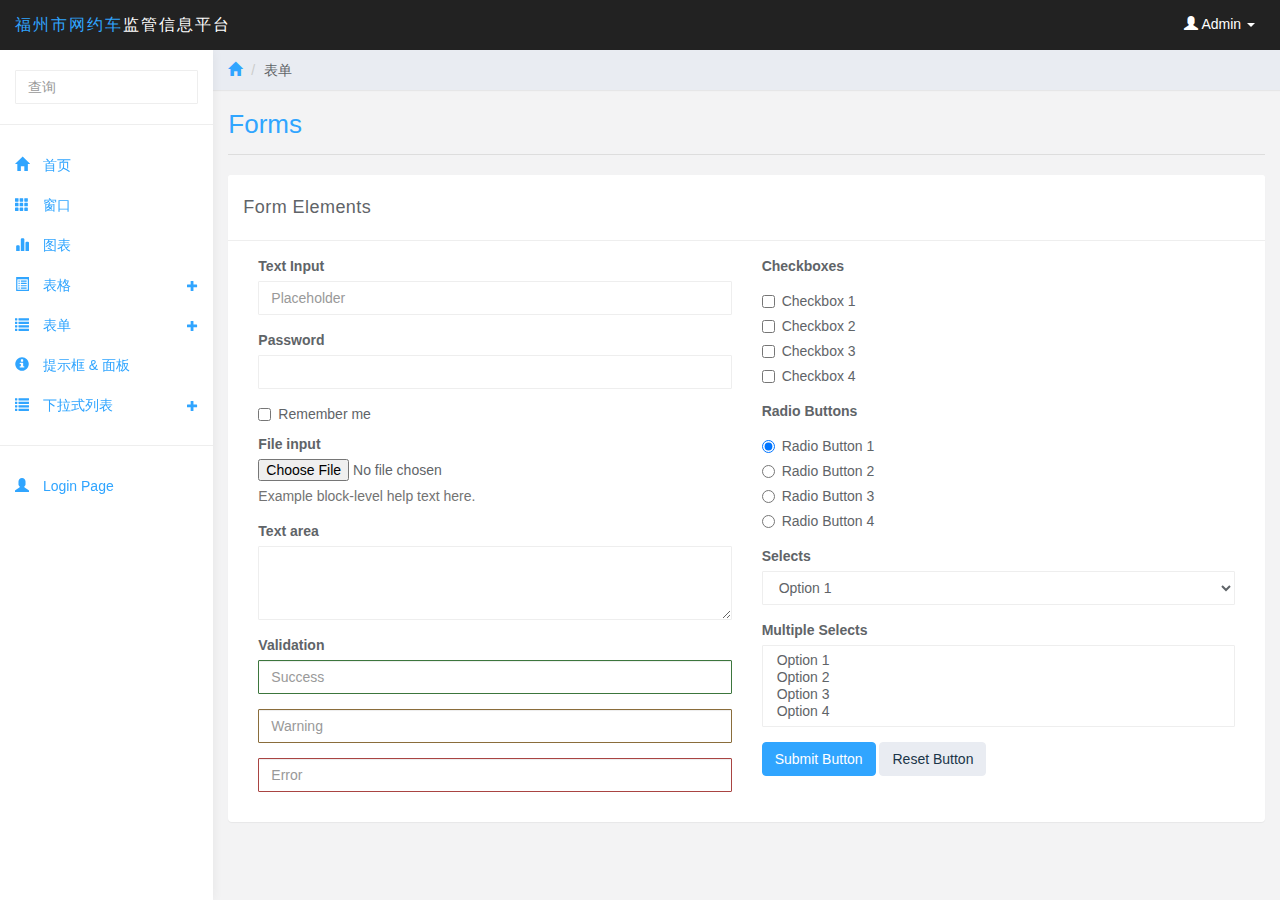
<file: forms.html>
<!DOCTYPE html>
<html>
<head>
<meta charset="utf-8">
<meta name="viewport" content="width=device-width, initial-scale=1">
<title>网约车监管信息平台</title>

<link href="css/bootstrap.min.css" rel="stylesheet">
<link href="css/datepicker3.css" rel="stylesheet">
<link href="css/styles.css" rel="stylesheet">

<!--[if lt IE 9]>
<script src="js/html5shiv.js"></script>
<script src="js/respond.min.js"></script>
<![endif]-->

</head>

<body class="gray-bg">
	<!--导航-->
	<nav class="navbar navbar-inverse navbar-fixed-top" role="navigation">
		<div class="container-fluid">
			<div class="navbar-header">
				<button type="button" class="navbar-toggle collapsed" data-toggle="collapse" data-target="#sidebar-collapse ">
					<span class="sr-only">Toggle navigation</span>
					<span class="icon-bar"></span>
					<span class="icon-bar"></span>
					<span class="icon-bar"></span>
				</button>
				<a class="navbar-brand" href="#"><span>福州市网约车</span>监管信息平台</a>
				<ul class="user-menu">
					<li class="dropdown pull-right">
						<a href="#" class="dropdown-toggle" data-toggle="dropdown"><span class="glyphicon glyphicon-user"></span> Admin <span class="caret"></span></a>
						<ul class="dropdown-menu" role="menu">
							<li><a href="index.html"><span class="glyphicon glyphicon-screenshot"></span>&nbsp;&nbsp;前台首页</a></li>
	                        <li><a href="index.html"><span class="glyphicon glyphicon-cog"></span>&nbsp;&nbsp;个人设置</a></li>
	                        <li><a href="index.html"><span class="glyphicon glyphicon-credit-card"></span>&nbsp;&nbsp;账户中心</a></li>
	                        <li><a href="index.html"><span class="glyphicon glyphicon-heart"></span>&nbsp;&nbsp;我的收藏</a></li>
						</ul>
					</li>
				</ul>
			</div>
		</div><!-- /.container-fluid -->
	</nav>
	<!--侧边栏-->
	<div id="sidebar-collapse" class="col-sm-3 col-lg-2 sidebar">
		<form role="search">
			<div class="form-group">
				<input type="text" class="form-control" placeholder="查询">
			</div>
		</form>
		<ul class="nav menu">
			<li class=""><a href="index.html"><span class="glyphicon glyphicon-home"></span> 首页</a></li>
			<li><a href="widgets.html"><span class="glyphicon glyphicon-th"></span> 窗口</a></li>
			<li><a href="charts.html"><span class="glyphicon glyphicon-stats"></span> 图表</a></li>
			<li class="parent">
				<a href="#">
					<span class="glyphicon glyphicon-list-alt"></span> 表格<span data-toggle="collapse" href="#sub-item-1" class="icon pull-right"><em class="glyphicon glyphicon-s glyphicon-plus"></em></span>
				</a>
				<ul class="children collapse" id="sub-item-1">
					<li>
						<a class="" href="tables.html"><span class="glyphicon glyphicon-share-alt"></span>基本表格</a>
					</li>
					<li>
						<a class="" href="jqgrid.html">
							<span class="glyphicon glyphicon-share-alt"></span> jqgrid表单
						</a>
					</li>
				</ul>
			
			</li>
			<li class="parent">
				<a href="#">
					<span class="glyphicon glyphicon-list"></span> 表单 <span data-toggle="collapse" href="#sub-item-2" class="icon pull-right"><em class="glyphicon glyphicon-s glyphicon-plus"></em></span> 
				</a>
				<ul class="children collapse" id="sub-item-2">
					<li>
						<a class="active" href="forms.html"><span class="glyphicon glyphicon-share-alt"></span>bootstrap基本表单</a>
					</li>
					<li>
						<a class="" href="sunmernote.html">
							<span class="glyphicon glyphicon-share-alt"></span> 插件表单
						</a>
					</li>
					<li>
						<a class="" href="forms-advanced.html">
							<span class="glyphicon glyphicon-share-alt"></span> 高级表单
						</a>
					</li>
					<li>
						<a class="" href="form-validate.html">
							<span class="glyphicon glyphicon-share-alt"></span> 验证表单
						</a>
					</li>
				</ul>
			
				<!--<a href="forms.html"><span class="glyphicon glyphicon-pencil"></span> 表单</a></li>-->
			<li><a href="panels.html"><span class="glyphicon glyphicon-info-sign"></span> 提示框 &amp; 面板</a></li>
			<li class="parent">
				<a href="#">
					<span class="glyphicon glyphicon-list"></span> 下拉式列表 <span data-toggle="collapse" href="#sub-item-3" class="icon pull-right"><em class="glyphicon glyphicon-s glyphicon-plus"></em></span> 
				</a>
				<ul class="children collapse" id="sub-item-3">
					<li>
						<a class="" href="net-car.html">
							<span class="glyphicon glyphicon-share-alt"></span>网约车全国数据统计图
						</a>
					</li>
					<li>
						<a class="" href="404.html">
							<span class="glyphicon glyphicon-share-alt"></span> 404页面
						</a>
					</li>
					<li>
						<a class="" href="#">
							<span class="glyphicon glyphicon-share-alt"></span> 自定义页面3
						</a>
					</li>
				</ul>
			</li>
			<li role="presentation" class="divider"></li>
			<li><a href="login.html"><span class="glyphicon glyphicon-user"></span> Login Page</a></li>
		</ul>
		<!--<div class="attribution">More Templates <a href="http://www.cssmoban.com/" target="_blank" title="模板之家">模板之家</a> - Collect from <a href="http://www.cssmoban.com/" title="网页模板" target="_blank">网页模板</a></div>-->
	</div><!--/.sidebar-->
	<!--右侧内容-->
	<div class="col-sm-9 col-sm-offset-3 col-lg-10 col-lg-offset-2 main">			
		<div class="row">
			<ol class="breadcrumb">
				<li><a href="#"><span class="glyphicon glyphicon-home"></span></a></li>
				<li >表单</li>
			</ol>
		</div><!--/.row-->
		
		<div class="row">
			<div class="col-lg-12">
				<h1 class="page-header">Forms</h1>
			</div>
		</div><!--/.row-->
				
		
		<div class="row">
			<div class="col-lg-12">
				<div class="panel panel-default">
					<div class="panel-heading">Form Elements</div>
					<div class="panel-body">
						<div class="col-md-6">
							<form role="form">
							
								<div class="form-group">
									<label>Text Input</label>
									<input class="form-control" placeholder="Placeholder">
								</div>
																
								<div class="form-group">
									<label>Password</label>
									<input type="password" class="form-control">
								</div>
								
								<div class="form-group checkbox">
								  <label>
								    <input type="checkbox">Remember me</label>
								</div>
																
								<div class="form-group">
									<label>File input</label>
									<input type="file">
									 <p class="help-block">Example block-level help text here.</p>
								</div>
								
								<div class="form-group">
									<label>Text area</label>
									<textarea class="form-control" rows="3"></textarea>
								</div>
								
								<label>Validation</label>
								<div class="form-group has-success">
									<input class="form-control" placeholder="Success">
								</div>
								<div class="form-group has-warning">
									<input class="form-control" placeholder="Warning">
								</div>
								<div class="form-group has-error">
									<input class="form-control" placeholder="Error">
								</div>
								
							</div>
							<div class="col-md-6">
							
								<div class="form-group">
									<label>Checkboxes</label>
									<div class="checkbox">
										<label>
											<input type="checkbox" value="">Checkbox 1
										</label>
									</div>
									<div class="checkbox">
										<label>
											<input type="checkbox" value="">Checkbox 2
										</label>
									</div>
									<div class="checkbox">
										<label>
											<input type="checkbox" value="">Checkbox 3
										</label>
									</div>
									<div class="checkbox">
										<label>
											<input type="checkbox" value="">Checkbox 4
										</label>
									</div>
								</div>
								
								<div class="form-group">
									<label>Radio Buttons</label>
									<div class="radio">
										<label>
											<input type="radio" name="optionsRadios" id="optionsRadios1" value="option1" checked>Radio Button 1
										</label>
									</div>
									<div class="radio">
										<label>
											<input type="radio" name="optionsRadios" id="optionsRadios2" value="option2">Radio Button 2
										</label>
									</div>
									<div class="radio">
										<label>
											<input type="radio" name="optionsRadios" id="optionsRadios3" value="option3">Radio Button 3
										</label>
									</div>
									<div class="radio">
										<label>
											<input type="radio" name="optionsRadios" id="optionsRadios3" value="option3">Radio Button 4
										</label>
									</div>
								</div>
								
								<div class="form-group">
									<label>Selects</label>
									<select class="form-control">
										<option>Option 1</option>
										<option>Option 2</option>
										<option>Option 3</option>
										<option>Option 4</option>
									</select>
								</div>
								
								<div class="form-group">
									<label>Multiple Selects</label>
									<select multiple class="form-control">
										<option>Option 1</option>
										<option>Option 2</option>
										<option>Option 3</option>
										<option>Option 4</option>
									</select>
								</div>
								
								<button type="submit" class="btn btn-primary">Submit Button</button>
								<button type="reset" class="btn btn-default">Reset Button</button>
							</div>
						</form>
					</div>
				</div>
			</div><!-- /.col-->
		</div><!-- /.row -->
		
	</div><!--/.main-->

	<script src="js/jquery.min.js"></script>
	<script src="js/bootstrap.min.js"></script>
	<script src="js/easypiechart.js"></script>
	<script src="js/easypiechart-data.js"></script>
	<script src="js/bootstrap-datepicker.js"></script>
	<script>
		!function ($) {
			$(document).on("click","ul.nav li.parent > a > span.icon", function(){		  
				$(this).find('em:first').toggleClass("glyphicon-minus");	  
			}); 
			$(".sidebar span.icon").find('em:first').addClass("glyphicon-plus");
		}(window.jQuery);

		$(window).on('resize', function () {
		  if ($(window).width() > 768) $('#sidebar-collapse').collapse('show')
		})
		$(window).on('resize', function () {
		  if ($(window).width() <= 767) $('#sidebar-collapse').collapse('hide')
		})
	</script>	
</body>

</html>
</file>
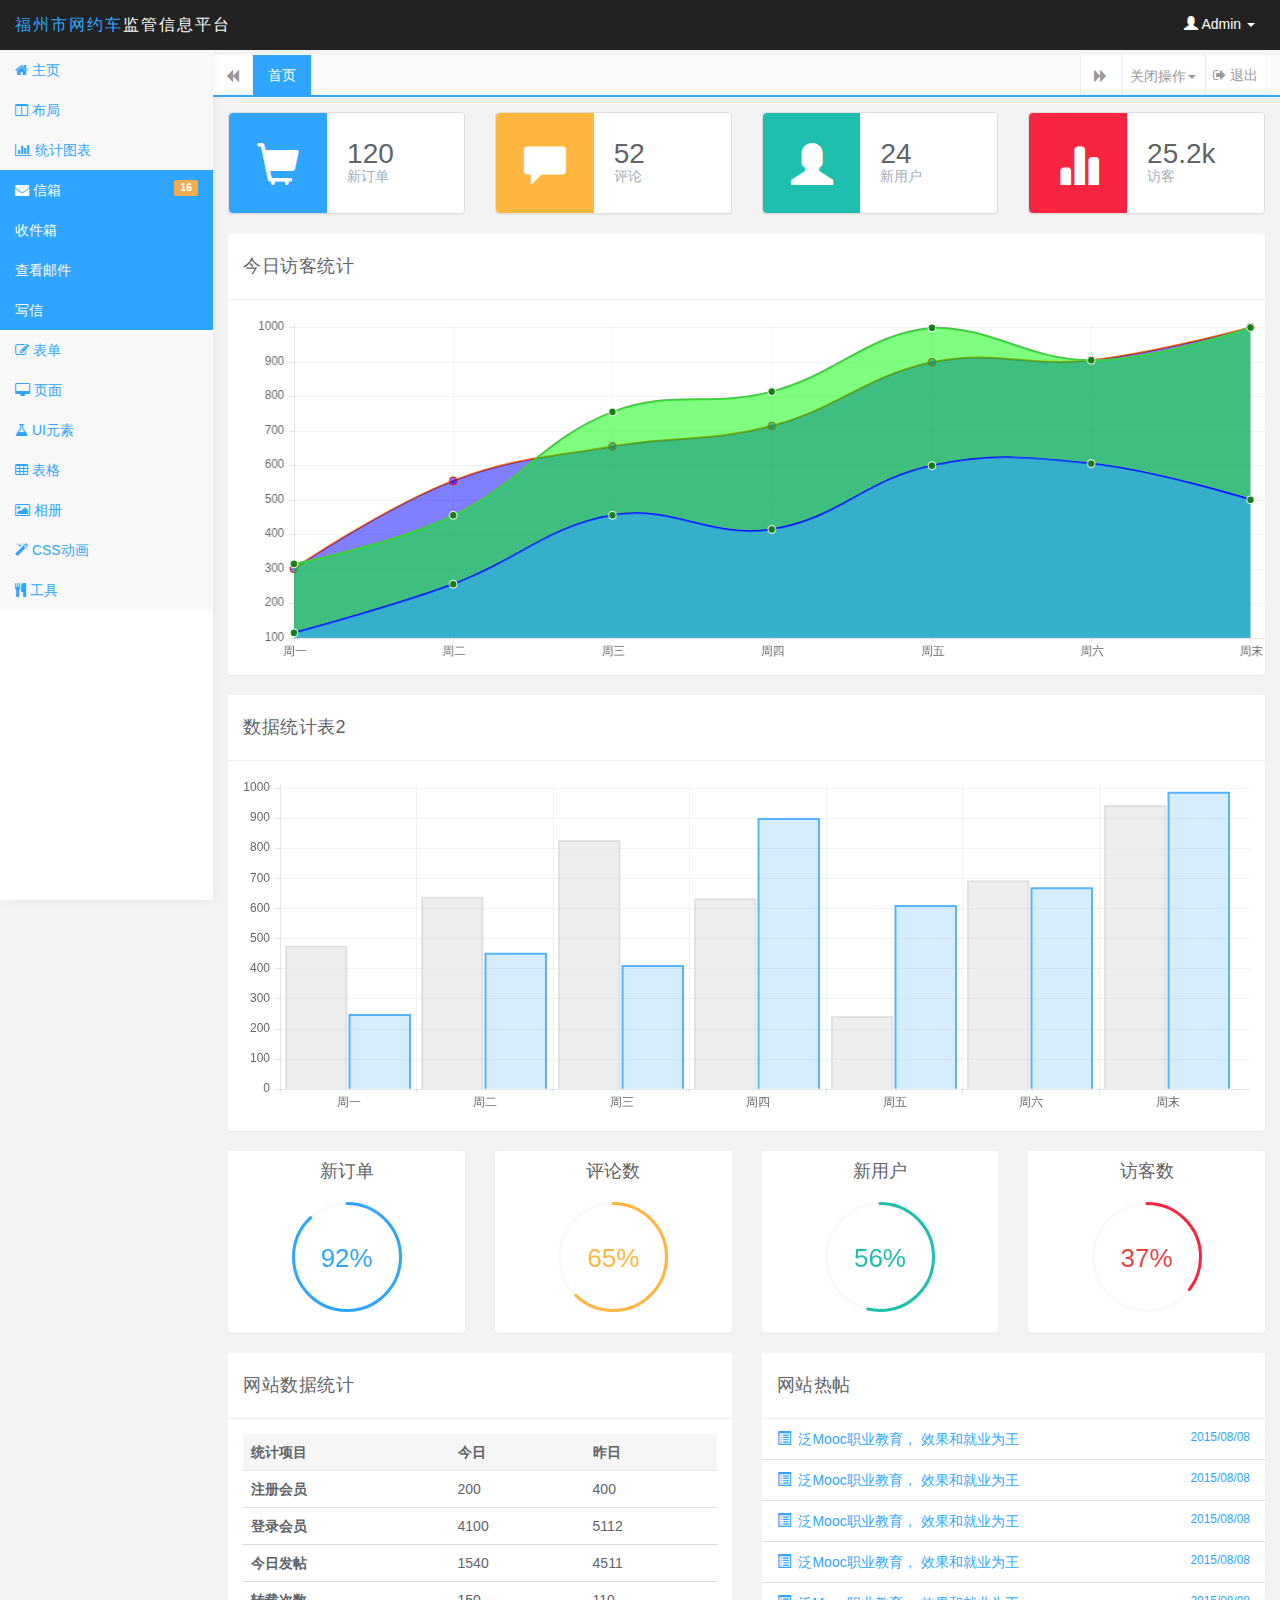
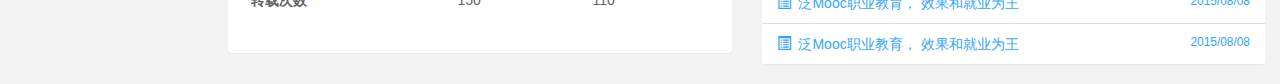
<file: index-v2.html>
<!DOCTYPE html>
<html>
<head>
<meta charset="utf-8">
<meta name="viewport" content="width=device-width, initial-scale=1">
<title>网约车监管信息平台</title>

<link href="css/bootstrap.min.css" rel="stylesheet">
<link href="css/styles.css" rel="stylesheet">
<link href="css/font-awesome.min93e3.css" rel="stylesheet">
<!--参考http://192.168.18.142:8020/hplus%20V4.1.0/hplus%20V4.1.0/hplus/index.html?v=4.0#-->
<!--[if lt IE 9]>
<script src="js/html5shiv.js"></script>
<script src="js/respond.min.js"></script>
<![endif]-->

</head>

<body class="gray-bg">
	<!--导航-->
	<nav class="navbar navbar-inverse navbar-fixed-top" role="navigation">
		<div class="container-fluid">
			<div class="navbar-header">
				<button type="button" class="navbar-toggle collapsed" data-toggle="collapse" data-target="#sidebar-collapse ">
					<span class="sr-only">Toggle navigation</span>
					<span class="icon-bar"></span>
					<span class="icon-bar"></span>
					<span class="icon-bar"></span>
				</button>
				<a class="navbar-brand" href="#"><span>福州市网约车</span>监管信息平台</a>
		        <!--admin-->
		        <ul class="user-menu">
					<li class="dropdown pull-right">
						<a href="#" class="dropdown-toggle" data-toggle="dropdown"><span class="glyphicon glyphicon-user"></span> Admin <span class="caret"></span></a>
						<ul class="dropdown-menu" role="menu">
							<li><a href="index.html"><span class="glyphicon glyphicon-screenshot"></span>&nbsp;&nbsp;前台首页</a></li>
	                        <li><a href="index.html"><span class="glyphicon glyphicon-cog"></span>&nbsp;&nbsp;个人设置</a></li>
	                        <li><a href="index.html"><span class="glyphicon glyphicon-credit-card"></span>&nbsp;&nbsp;账户中心</a></li>
	                        <li><a href="index.html"><span class="glyphicon glyphicon-heart"></span>&nbsp;&nbsp;我的收藏</a></li>
						</ul>
					</li>
				</ul>
				
			</div>
		</div><!-- /.container-fluid -->
	</nav>
	<!--侧边栏-->
	<div id="sidebar-collapse" class="col-sm-3 col-lg-2 sidebar">
		<!--<form role="search">
			<div class="form-group">
				<input type="text" class="form-control" placeholder="查询">
			</div>
		</form>-->
		
	<!--新侧边栏-->
	<nav class="navbar-default navbar-static-side" role="navigation">
		<!--<div class="nav-close"><i class="fa fa-times-circle"></i>
		</div>
		<div class="slimScrollDiv" style="position: relative; width: auto; height: 100%;"><div class="sidebar-collapse" style="width: auto; height: 100%;">-->
		    <ul class="nav" id="side-menu">
		       <li>
		            <a href="#">
		                <i class="fa fa-home"></i>
		                <span class="nav-label">主页</span>
		                <span class="fa arrow"></span>
		            </a>
		            <ul class="nav nav-second-level collapse">
		                <li>
		                    <a class="J_menuItem" href="index_v1.html" data-index="0">主页示例一</a>
		                </li>
		                <li>
		                    <a class="J_menuItem" href="index_v2.html" data-index="5">主页示例二</a>
		                </li>
		                <li>
		                    <a class="J_menuItem" href="index_v3.html" data-index="6">主页示例三</a>
		                </li>
		                <li>
		                    <a class="J_menuItem" href="index_v4.html" data-index="7">主页示例四</a>
		                </li>
		                <li>
		                    <a href="index_v5.html" target="_blank">主页示例五</a>
		                </li>
		            </ul>
		
		        </li>
		        <li>
		            <a class="J_menuItem" href="layouts.html" data-index="8"><i class="fa fa-columns"></i> <span class="nav-label">布局</span></a>
		        </li>
		        <li>
		            <a href="#">
		                <i class="fa fa fa-bar-chart-o"></i>
		                <span class="nav-label">统计图表</span>
		                <span class="fa arrow"></span>
		            </a>
		            <ul class="nav nav-second-level collapse">
		                <li>
		                    <a class="J_menuItem" href="graph_echarts.html" data-index="9">百度ECharts</a>
		                </li>
		                <li>
		                    <a class="J_menuItem" href="graph_flot.html" data-index="10">Flot</a>
		                </li>
		                <li>
		                    <a class="J_menuItem" href="graph_morris.html" data-index="11">Morris.js</a>
		                </li>
		                <li>
		                    <a class="J_menuItem" href="graph_rickshaw.html" data-index="12">Rickshaw</a>
		                </li>
		                <li>
		                    <a class="J_menuItem" href="graph_peity.html" data-index="13">Peity</a>
		                </li>
		                <li>
		                    <a class="J_menuItem" href="graph_sparkline.html" data-index="14">Sparkline</a>
		                </li>
		                <li>
		                    <a class="J_menuItem" href="graph_metrics.html" data-index="15">图表组合</a>
		                </li>
		            </ul>
		        </li>
		
		        <li class="active">
		            <a href="mailbox.html"><i class="fa fa-envelope"></i> <span class="nav-label">信箱 </span><span class="label label-warning pull-right">16</span></a>
		            <ul class="nav nav-second-level collapse in" aria-expanded="true">
		                <li><a class="J_menuItem" href="mailbox.html" data-index="16">收件箱</a>
		                </li>
		                <li><a class="J_menuItem" href="mail_detail.html" data-index="17">查看邮件</a>
		                </li>
		                <li><a class="J_menuItem" href="mail_compose.html" data-index="18">写信</a>
		                </li>
		            </ul>
		        </li>
		        <li>
		            <a href="#"><i class="fa fa-edit"></i> <span class="nav-label">表单</span><span class="fa arrow"></span></a>
		            <ul class="nav nav-second-level collapse">
		                <li><a class="J_menuItem" href="form_basic.html" data-index="19">基本表单</a>
		                </li>
		                <li><a class="J_menuItem" href="form_validate.html" data-index="20">表单验证</a>
		                </li>
		                <li><a class="J_menuItem" href="form_advanced.html" data-index="21">高级插件</a>
		                </li>
		                <li><a class="J_menuItem" href="form_wizard.html" data-index="22">表单向导</a>
		                </li>
		                <li>
		                    <a href="#">文件上传 <span class="fa arrow"></span></a>
		                    <ul class="nav nav-third-level collapse">
		                        <li><a class="J_menuItem" href="form_webuploader.html" data-index="23">百度WebUploader</a>
		                        </li>
		                        <li><a class="J_menuItem" href="form_file_upload.html" data-index="24">DropzoneJS</a>
		                        </li>
		                        <li><a class="J_menuItem" href="form_avatar.html" data-index="25">头像裁剪上传</a>
		                        </li>
		                    </ul>
		                </li>
		                <li>
		                    <a href="#">编辑器 <span class="fa arrow"></span></a>
		                    <ul class="nav nav-third-level collapse">
		                        <li><a class="J_menuItem" href="form_editors.html" data-index="26">富文本编辑器</a>
		                        </li>
		                        <li><a class="J_menuItem" href="form_simditor.html" data-index="27">simditor</a>
		                        </li>
		                        <li><a class="J_menuItem" href="form_markdown.html" data-index="28">MarkDown编辑器</a>
		                        </li>
		                        <li><a class="J_menuItem" href="code_editor.html" data-index="29">代码编辑器</a>
		                        </li>
		                    </ul>
		                </li>
		                <li><a class="J_menuItem" href="suggest.html" data-index="30">搜索自动补全</a>
		                </li>
		                <li><a class="J_menuItem" href="layerdate.html" data-index="31">日期选择器layerDate</a>
		                </li>
		            </ul>
		        </li>
		        <li>
		            <a href="#"><i class="fa fa-desktop"></i> <span class="nav-label">页面</span><span class="fa arrow"></span></a>
		            <ul class="nav nav-second-level collapse">
		                <li><a class="J_menuItem" href="contacts.html" data-index="32">联系人</a>
		                </li>
		                <li><a class="J_menuItem" href="profile.html" data-index="33">个人资料</a>
		                </li>
		                <li>
		                    <a href="#">项目管理 <span class="fa arrow"></span></a>
		                    <ul class="nav nav-third-level collapse">
		                        <li><a class="J_menuItem" href="projects.html" data-index="34">项目</a>
		                        </li>
		                        <li><a class="J_menuItem" href="project_detail.html" data-index="35">项目详情</a>
		                        </li>
		                    </ul>
		                </li>
		                <li><a class="J_menuItem" href="teams_board.html" data-index="36">团队管理</a>
		                </li>
		                <li><a class="J_menuItem" href="social_feed.html" data-index="37">信息流</a>
		                </li>
		                <li><a class="J_menuItem" href="clients.html" data-index="38">客户管理</a>
		                </li>
		                <li><a class="J_menuItem" href="file_manager.html" data-index="39">文件管理器</a>
		                </li>
		                <li><a class="J_menuItem" href="calendar.html" data-index="40">日历</a>
		                </li>
		                <li>
		                    <a href="#">博客 <span class="fa arrow"></span></a>
		                    <ul class="nav nav-third-level collapse">
		                        <li><a class="J_menuItem" href="blog.html" data-index="41">文章列表</a>
		                        </li>
		                        <li><a class="J_menuItem" href="article.html" data-index="42">文章详情</a>
		                        </li>
		                    </ul>
		                </li>
		                <li><a class="J_menuItem" href="faq.html" data-index="43">FAQ</a>
		                </li>
		                <li>
		                    <a href="#">时间轴 <span class="fa arrow"></span></a>
		                    <ul class="nav nav-third-level collapse">
		                        <li><a class="J_menuItem" href="timeline.html" data-index="44">时间轴</a>
		                        </li>
		                        <li><a class="J_menuItem" href="timeline_v2.html" data-index="45">时间轴v2</a>
		                        </li>
		                    </ul>
		                </li>
		                <li><a class="J_menuItem" href="pin_board.html" data-index="46">标签墙</a>
		                </li>
		                <li>
		                    <a href="#">单据 <span class="fa arrow"></span></a>
		                    <ul class="nav nav-third-level collapse">
		                        <li><a class="J_menuItem" href="invoice.html" data-index="47">单据</a>
		                        </li>
		                        <li><a class="J_menuItem" href="invoice_print.html" data-index="48">单据打印</a>
		                        </li>
		                    </ul>
		                </li>
		                <li><a class="J_menuItem" href="search_results.html" data-index="49">搜索结果</a>
		                </li>
		                <li><a class="J_menuItem" href="forum_main.html" data-index="50">论坛</a>
		                </li>
		                <li>
		                    <a href="#">即时通讯 <span class="fa arrow"></span></a>
		                    <ul class="nav nav-third-level collapse">
		                        <li><a class="J_menuItem" href="chat_view.html" data-index="51">聊天窗口</a>
		                        </li>
		                        <li><a class="J_menuItem" href="webim.html" data-index="52">layIM</a>
		                        </li>
		                    </ul>
		                </li>
		                <li>
		                    <a href="#">登录注册相关 <span class="fa arrow"></span></a>
		                    <ul class="nav nav-third-level collapse">
		                        <li><a href="login.html" target="_blank">登录页面</a>
		                        </li>
		                        <li><a href="login_v2.html" target="_blank">登录页面v2</a>
		                        </li>
		                        <li><a href="register.html" target="_blank">注册页面</a>
		                        </li>
		                        <li><a href="lockscreen.html" target="_blank">登录超时</a>
		                        </li>
		                    </ul>
		                </li>
		                <li><a class="J_menuItem" href="404.html" data-index="53">404页面</a>
		                </li>
		                <li><a class="J_menuItem" href="500.html" data-index="54">500页面</a>
		                </li>
		                <li><a class="J_menuItem" href="empty_page.html" data-index="55">空白页</a>
		                </li>
		            </ul>
		        </li>
		        <li>
		            <a href="#"><i class="fa fa-flask"></i> <span class="nav-label">UI元素</span><span class="fa arrow"></span></a>
		            <ul class="nav nav-second-level collapse">
		                <li><a class="J_menuItem" href="typography.html" data-index="56">排版</a>
		                </li>
		                <li>
		                    <a href="#">字体图标 <span class="fa arrow"></span></a>
		                    <ul class="nav nav-third-level collapse">
		                        <li>
		                            <a class="J_menuItem" href="fontawesome.html" data-index="57">Font Awesome</a>
		                        </li>
		                        <li>
		                            <a class="J_menuItem" href="glyphicons.html" data-index="58">Glyphicon</a>
		                        </li>
		                        <li>
		                            <a class="J_menuItem" href="iconfont.html" data-index="59">阿里巴巴矢量图标库</a>
		                        </li>
		                    </ul>
		                </li>
		                <li>
		                    <a href="#">拖动排序 <span class="fa arrow"></span></a>
		                    <ul class="nav nav-third-level collapse">
		                        <li><a class="J_menuItem" href="draggable_panels.html" data-index="60">拖动面板</a>
		                        </li>
		                        <li><a class="J_menuItem" href="agile_board.html" data-index="61">任务清单</a>
		                        </li>
		                    </ul>
		                </li>
		                <li><a class="J_menuItem" href="buttons.html" data-index="62">按钮</a>
		                </li>
		                <li><a class="J_menuItem" href="tabs_panels.html" data-index="63">选项卡 &amp; 面板</a>
		                </li>
		                <li><a class="J_menuItem" href="notifications.html" data-index="64">通知 &amp; 提示</a>
		                </li>
		                <li><a class="J_menuItem" href="badges_labels.html" data-index="65">徽章，标签，进度条</a>
		                </li>
		                <li>
		                    <a class="J_menuItem" href="grid_options.html" data-index="66">栅格</a>
		                </li>
		                <li><a class="J_menuItem" href="plyr.html" data-index="67">视频、音频</a>
		                </li>
		                <li>
		                    <a href="#">弹框插件 <span class="fa arrow"></span></a>
		                    <ul class="nav nav-third-level collapse">
		                        <li><a class="J_menuItem" href="layer.html" data-index="68">Web弹层组件layer</a>
		                        </li>
		                        <li><a class="J_menuItem" href="modal_window.html" data-index="69">模态窗口</a>
		                        </li>
		                        <li><a class="J_menuItem" href="sweetalert.html" data-index="70">SweetAlert</a>
		                        </li>
		                    </ul>
		                </li>
		                <li>
		                    <a href="#">树形视图 <span class="fa arrow"></span></a>
		                    <ul class="nav nav-third-level collapse">
		                        <li><a class="J_menuItem" href="jstree.html" data-index="71">jsTree</a>
		                        </li>
		                        <li><a class="J_menuItem" href="tree_view.html" data-index="72">Bootstrap Tree View</a>
		                        </li>
		                        <li><a class="J_menuItem" href="nestable_list.html" data-index="73">nestable</a>
		                        </li>
		                    </ul>
		                </li>
		                <li><a class="J_menuItem" href="toastr_notifications.html" data-index="74">Toastr通知</a>
		                </li>
		                <li><a class="J_menuItem" href="diff.html" data-index="75">文本对比</a>
		                </li>
		                <li><a class="J_menuItem" href="spinners.html" data-index="76">加载动画</a>
		                </li>
		                <li><a class="J_menuItem" href="widgets.html" data-index="77">小部件</a>
		                </li>
		            </ul>
		        </li>
		        <li>
		            <a href="#"><i class="fa fa-table"></i> <span class="nav-label">表格</span><span class="fa arrow"></span></a>
		            <ul class="nav nav-second-level collapse">
		                <li><a class="J_menuItem" href="table_basic.html" data-index="78">基本表格</a>
		                </li>
		                <li><a class="J_menuItem" href="table_data_tables.html" data-index="79">DataTables</a>
		                </li>
		                <li><a class="J_menuItem" href="table_jqgrid.html" data-index="80">jqGrid</a>
		                </li>
		                <li><a class="J_menuItem" href="table_foo_table.html" data-index="81">Foo Tables</a>
		                </li>
		                <li><a class="J_menuItem" href="table_bootstrap.html" data-index="82">Bootstrap Table
		                    <span class="label label-danger pull-right">推荐</span></a>
		                </li>
		            </ul>
		        </li>
		        <li>
		            <a href="#"><i class="fa fa-picture-o"></i> <span class="nav-label">相册</span><span class="fa arrow"></span></a>
		            <ul class="nav nav-second-level collapse">
		                <li><a class="J_menuItem" href="basic_gallery.html" data-index="83">基本图库</a>
		                </li>
		                <li><a class="J_menuItem" href="carousel.html" data-index="84">图片切换</a>
		                </li>
		                <li><a class="J_menuItem" href="blueimp.html" data-index="85">Blueimp相册</a>
		                </li>
		            </ul>
		        </li>
		        <li>
		            <a class="J_menuItem" href="css_animation.html" data-index="86"><i class="fa fa-magic"></i> <span class="nav-label">CSS动画</span></a>
		        </li>
		        <li>
		            <a href="#"><i class="fa fa-cutlery"></i> <span class="nav-label">工具 </span><span class="fa arrow"></span></a>
		            <ul class="nav nav-second-level collapse">
		                <li><a class="J_menuItem" href="form_builder.html" data-index="87">表单构建器</a>
		                </li>
		            </ul>
		        </li>
		
		    </ul>
		</div><div class="slimScrollBar" style="width: 4px; position: absolute; top: 0px; opacity: 0.4; display: none; border-radius: 7px; z-index: 99; right: 1px; height: 278.53px; background: rgb(0, 0, 0);"></div><div class="slimScrollRail" style="width: 4px; height: 100%; position: absolute; top: 0px; display: none; border-radius: 7px; opacity: 0.9; z-index: 90; right: 1px; background: rgb(51, 51, 51);"></div></div>
	</nav>
		<!--旧侧边栏-->
		<!--<ul class="nav menu">
			<li class="active"><a href="index.html"><span class="glyphicon glyphicon-home"></span> 首页</a></li>
			<li><a href="widgets.html"><span class="glyphicon glyphicon-th"></span> 窗口</a></li>
			<li><a href="charts.html"><span class="glyphicon glyphicon-stats"></span> 图表</a></li>
			<li class="parent">
				<a href="#">
					<span class="glyphicon glyphicon-list-alt"></span> 表格<span data-toggle="collapse" href="#sub-item-1" class="icon pull-right"><em class="glyphicon glyphicon-s glyphicon-plus"></em></span>
				</a>
				<ul class="children collapse" id="sub-item-1">
					<li>
						<a class="" href="tables.html"><span class="glyphicon glyphicon-share-alt"></span>基本表格</a>
					</li>
					<li>
						<a class="" href="jqgrid.html">
							<span class="glyphicon glyphicon-share-alt"></span> jqgrid表单
						</a>
					</li>
				</ul>
			
			</li>
			<li class="parent">
				<a href="#">
					<span class="glyphicon glyphicon-list"></span> 表单 <span data-toggle="collapse" href="#sub-item-2" class="icon pull-right"><em class="glyphicon glyphicon-s glyphicon-plus"></em></span> 
				</a>
				<ul class="children collapse" id="sub-item-2">
					<li>
						<a class="" href="forms.html"><span class="glyphicon glyphicon-share-alt"></span>bootstrap基本表单</a>
					</li>
					<li>
						<a class="" href="sunmernote.html">
							<span class="glyphicon glyphicon-share-alt"></span> 插件表单
						</a>
					</li>
					<li>
						<a class="" href="forms-advanced.html">
							<span class="glyphicon glyphicon-share-alt"></span> 高级表单
						</a>
					</li>
					<li>
						<a class="" href="form-validate.html">
							<span class="glyphicon glyphicon-share-alt"></span> 验证表单
						</a>
					</li>
				</ul>
			
				<!--<a href="forms.html"><span class="glyphicon glyphicon-pencil"></span> 表单</a></li>-->
			<!--<li><a href="panels.html"><span class="glyphicon glyphicon-info-sign"></span> 提示框 &amp; 面板</a></li>
			<li class="parent">
				<a href="#">
					<span class="glyphicon glyphicon-list"></span> 下拉式列表 <span data-toggle="collapse" href="#sub-item-3" class="icon pull-right"><em class="glyphicon glyphicon-s glyphicon-plus"></em></span> 
				</a>
				<ul class="children collapse" id="sub-item-3">
					<li>
						<a class="" href="net-car.html">
							<span class="glyphicon glyphicon-share-alt"></span>网约车全国数据统计图
						</a>
					</li>
					<li>
						<a class="" href="404.html">
							<span class="glyphicon glyphicon-share-alt"></span> 404页面
						</a>
					</li>
					<li>
						<a class="" href="#">
							<span class="glyphicon glyphicon-share-alt"></span> 自定义页面3
						</a>
					</li>
				</ul>
			</li>
			<li role="presentation" class="divider"></li>
			<li><a href="login.html"><span class="glyphicon glyphicon-user"></span> Login Page</a></li>
		</ul>-->

	</div><!--/.sidebar-->
	<!--右侧内容-->
	<div class="col-sm-9 col-sm-offset-3 col-lg-10 col-lg-offset-2 main">
		
	
    
		
		<!--tabs-->
		<div class="row content-tabs">
            <button class="roll-nav roll-left J_tabLeft"><i class="fa fa-backward"></i>
            </button>
            <nav class="page-tabs J_menuTabs">
                <div class="page-tabs-content">
                    <a href="javascript:;" class="active J_menuTab" data-id="index_v1.html">首页</a>
                </div>
            </nav>
            <button class="roll-nav roll-right J_tabRight"><i class="fa fa-forward"></i>
            </button>
            <div class="btn-group roll-nav roll-right">
                <button class="dropdown J_tabClose" data-toggle="dropdown">关闭操作<span class="caret"></span>

                </button>
                <ul role="menu" class="dropdown-menu dropdown-menu-right">
                    <li class="J_tabShowActive"><a>定位当前选项卡</a>
                    </li>
                    <li class="divider"></li>
                    <li class="J_tabCloseAll"><a>关闭全部选项卡</a>
                    </li>
                    <li class="J_tabCloseOther"><a>关闭其他选项卡</a>
                    </li>
                </ul>
            </div>
            <a href="login.html" class="roll-nav roll-right J_tabExit"><i class="fa fa fa-sign-out"></i> 退出</a>
        </div>
            
		
     
		<div class="row">
			<div class="col-xs-12 col-md-6 col-lg-3">
				<div class="panel panel-blue panel-widget ">
					<div class="row no-padding">
						<div class="col-sm-3 col-lg-5 widget-left h_100">
							<em class="glyphicon glyphicon-shopping-cart glyphicon-l"></em>
						</div>
						<div class="col-sm-9 col-lg-7 widget-right">
							<div class="large">120</div>
							<div class="text-muted">新订单</div>
						</div>
					</div>
				</div>
			</div>
			<div class="col-xs-12 col-md-6 col-lg-3">
				<div class="panel panel-orange panel-widget">
					<div class="row no-padding">
						<div class="col-sm-3 col-lg-5 widget-left h_100">
							<em class="glyphicon glyphicon-comment glyphicon-l"></em>
						</div>
						<div class="col-sm-9 col-lg-7 widget-right">
							<div class="large">52</div>
							<div class="text-muted">评论</div>
						</div>
					</div>
				</div>
			</div>
			<div class="col-xs-12 col-md-6 col-lg-3">
				<div class="panel panel-teal panel-widget">
					<div class="row no-padding">
						<div class="col-sm-3 col-lg-5 widget-left h_100">
							<em class="glyphicon glyphicon-user glyphicon-l"></em>
						</div>
						<div class="col-sm-9 col-lg-7 widget-right">
							<div class="large">24</div>
							<div class="text-muted">新用户</div>
						</div>
					</div>
				</div>
			</div>
			<div class="col-xs-12 col-md-6 col-lg-3">
				<div class="panel panel-red panel-widget">
					<div class="row no-padding">
						<div class="col-sm-3 col-lg-5 widget-left h_100">
							<em class="glyphicon glyphicon-stats glyphicon-l"></em>
						</div>
						<div class="col-sm-9 col-lg-7 widget-right">
							<div class="large">25.2k</div>
							<div class="text-muted">访客</div>
						</div>
					</div>
				</div>
			</div>
		</div><!--/.row-->
		
		<!--曲线图1-->
		<div class="row">
			 <div class="col-lg-12">
	            <div class="panel panel-default">
	                <div class="panel-heading">今日访客统计</div>
	                <div class="panel-body">
	                    <canvas id="line-chart" class="col-md-12" height="200" width="600"></canvas>
	                </div>
	            </div>
	         </div>
        </div>
        
		<!--曲线图2-->
		<div class="row">
			<div class="col-lg-12">
				<div class="panel panel-default">
					<div class="panel-heading">数据统计表2</div>
					<div class="panel-body">
						<div class="canvas-wrapper">
							<canvas class="main-chart" id="bar-chart" height="200" width="600"></canvas>
						</div>
					</div>
				</div>
			</div>
		</div><!--/.row-->
		
		<!--饼线图-->
		<div class="row">
			<div class="col-xs-6 col-md-3">
				<div class="panel panel-default">
					<div class="panel-body easypiechart-panel">
						<h4>新订单</h4>
						<div class="easypiechart" id="easypiechart-blue" data-percent="92" ><span class="percent">92%</span>
						</div>
					</div>
				</div>
			</div>
			<div class="col-xs-6 col-md-3">
				<div class="panel panel-default">
					<div class="panel-body easypiechart-panel">
						<h4>评论数</h4>
						<div class="easypiechart" id="easypiechart-orange" data-percent="65" ><span class="percent">65%</span>
						</div>
					</div>
				</div>
			</div>
			<div class="col-xs-6 col-md-3">
				<div class="panel panel-default">
					<div class="panel-body easypiechart-panel">
						<h4>新用户</h4>
						<div class="easypiechart" id="easypiechart-teal" data-percent="56" ><span class="percent">56%</span>
						</div>
					</div>
				</div>
			</div>
			<div class="col-xs-6 col-md-3">
				<div class="panel panel-default">
					<div class="panel-body easypiechart-panel">
						<h4>访客数</h4>
						<div class="easypiechart" id="easypiechart-red" data-percent="37" ><span class="percent">37%</span>
						</div>
					</div>
				</div>
			</div>
		</div><!--/.row-->
								
		<div class="row">
			<div class="col-md-6">
				           <div class="panel panel-default">
                <div class="panel-heading">网站数据统计</div>
                <div class="panel-body">
                    <table class="table table-hover">
                        <thead>
                            <tr>
                                <th>统计项目</th>
                                <th>今日</th>
                                <th>昨日</th>
                            </tr>
                        </thead>
                        <tbody>
                            <tr>
                                 <th scope="row">注册会员</th>
                                 <td>200</td>
                                 <td>400</td>
                            </tr>
                            <tr>
                                <th scope="row">登录会员</th>
                                <td>4100</td>
                                <td>5112</td>
                            </tr>
                            <tr>
                                <th scope="row">今日发帖</th>
                                <td>1540</td>
                                <td>4511</td>
                            </tr>
                            <tr>
                                <th scope="row">转载次数</th>
                                <td>150</td>
                                <td>110</td>
                            </tr>
                        </tbody>
                    </table>
                </div>
            </div>
        
			</div><!--/.col-->
			
			<div class="col-md-6">
				<div class="panel panel-default">
					<div class="panel-heading">网站热帖</div>
						<ul class="list-group">
							<li class="list-group-item">
							<a href="index.html"><span class="glyphicon glyphicon-list-alt"></span>&nbsp;&nbsp;泛Mooc职业教育， 效果和就业为王<small class="pull-right">2015/08/08</small></a>
							</li>
							<li class="list-group-item">
							<a href="index.html"><span class="glyphicon glyphicon-list-alt"></span>&nbsp;&nbsp;泛Mooc职业教育， 效果和就业为王<small class="pull-right">2015/08/08</small></a>
							</li>
							<li class="list-group-item">
							<a href="index.html"><span class="glyphicon glyphicon-list-alt"></span>&nbsp;&nbsp;泛Mooc职业教育， 效果和就业为王<small class="pull-right">2015/08/08</small></a>
							</li>
							<li class="list-group-item">
							<a href="index.html"><span class="glyphicon glyphicon-list-alt"></span>&nbsp;&nbsp;泛Mooc职业教育， 效果和就业为王<small class="pull-right">2015/08/08</small></a>
							</li>
							<li class="list-group-item">
							<a href="index.html"><span class="glyphicon glyphicon-list-alt"></span>&nbsp;&nbsp;泛Mooc职业教育， 效果和就业为王<small class="pull-right">2015/08/08</small></a>
							</li>
							<li class="list-group-item">
							<a href="index.html"><span class="glyphicon glyphicon-list-alt"></span>&nbsp;&nbsp;泛Mooc职业教育， 效果和就业为王<small class="pull-right">2015/08/08</small></a>
							</li>
						</ul>
				</div>


			</div><!--/.col-->
		</div><!--/.row-->
		
	</div>	<!--/.main-->
	
	<script src="js/jquery.min.js"></script>
	<script src="js/bootstrap.min.js"></script>
	<script src="js/chart/chart.min.js"></script>
	<script src="js/chart/chart-data-index.js"></script>
	<script src="js/easypiechart.js"></script>
	<script src="js/easypiechart-data.js"></script>
	<script type="text/javascript" src="js/contabs.js"></script>
	<script type="text/javascript" src="js/siderbar-menu.js"></script>
	<!--<script src="js/bootstrap-datepicker.js"></script>-->
	<script>

		!function ($) {
		    $(document).on("click","ul.nav li.parent > a > span.icon", function(){          
		        $(this).find('em:first').toggleClass("glyphicon-minus");      
		    }); 
		    $(".sidebar span.icon").find('em:first').addClass("glyphicon-plus");
		}(window.jQuery);

//		$(window).on('resize', function () {
//		  if ($(window).width() > 768) $('#sidebar-collapse').collapse('show')
//		})
//		$(window).on('resize', function () {
//		  if ($(window).width() <= 767) $('#sidebar-collapse').collapse('hide')
//		})
	</script>	
</body>

</html>
</file>
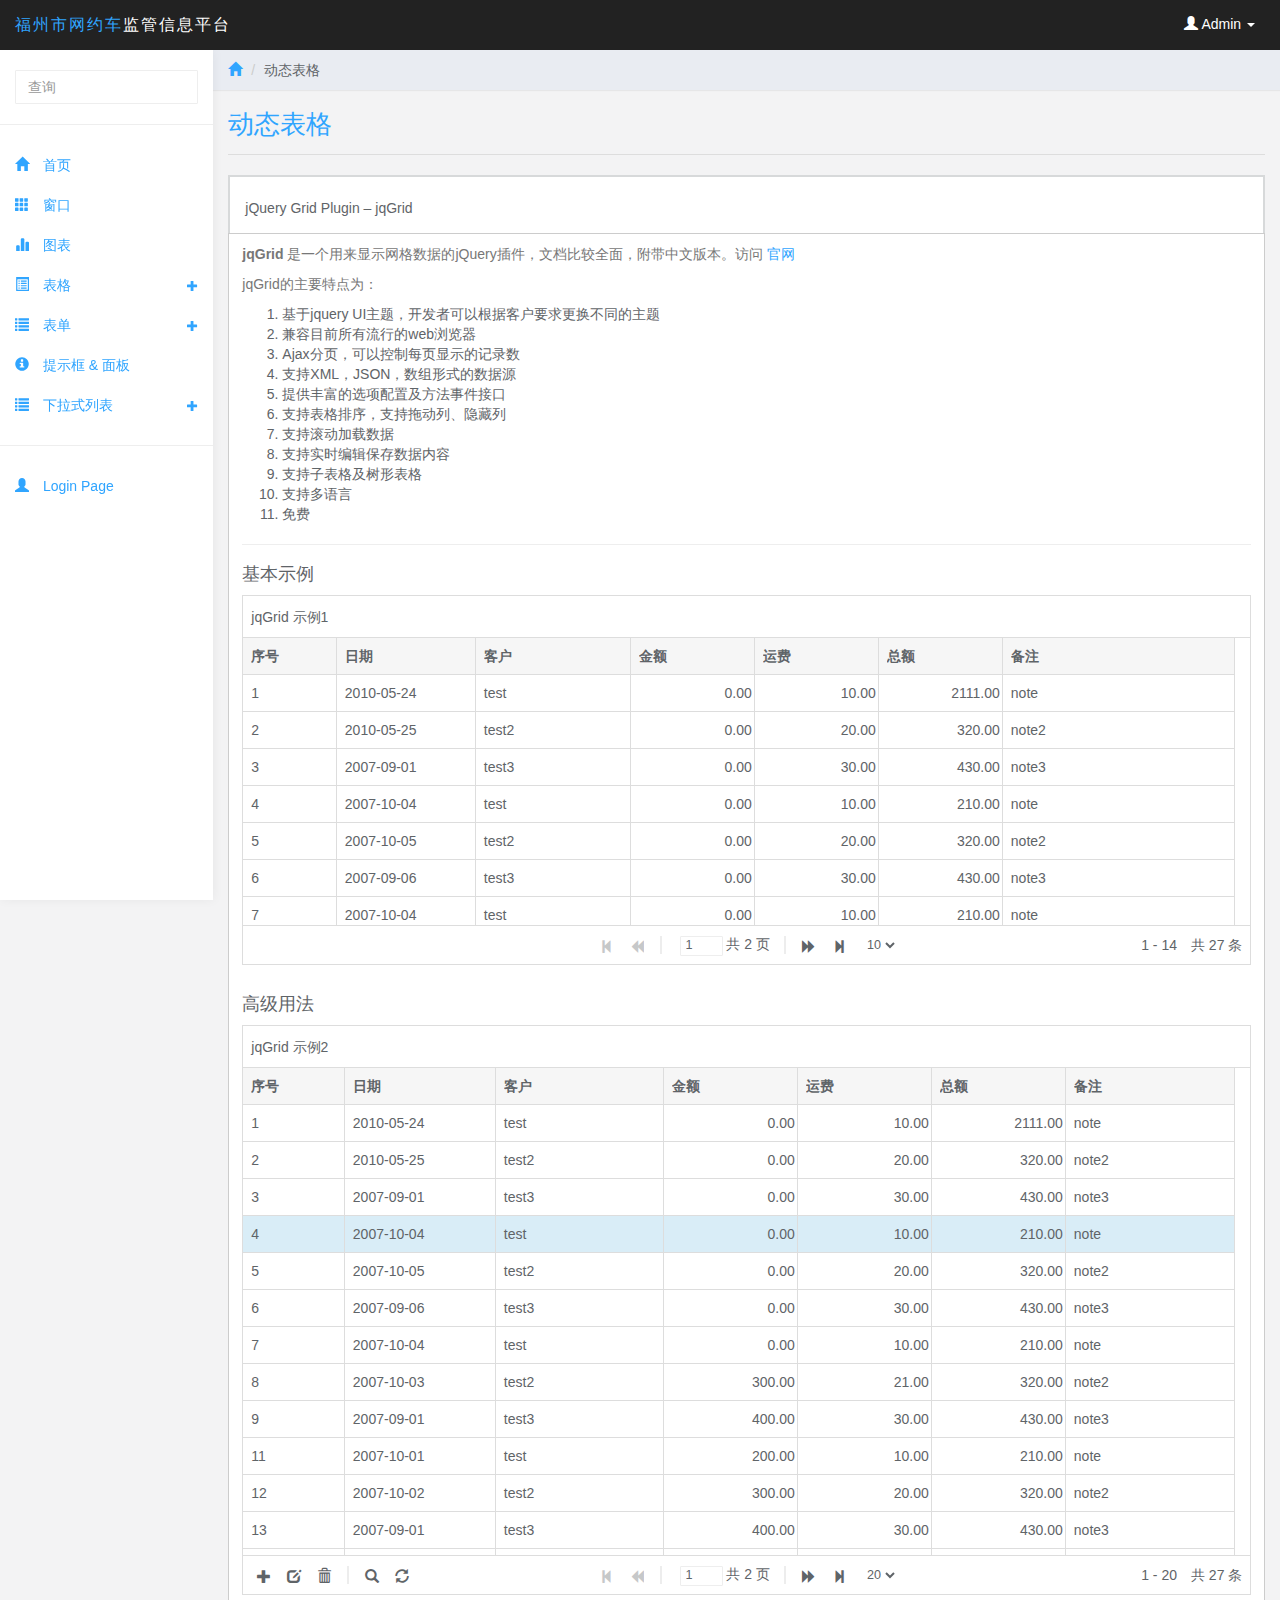
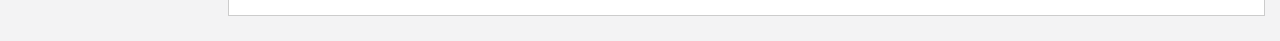
<file: jqgrid.html>
<!DOCTYPE html>
<html>

<head>

	<meta charset="utf-8">
	<meta name="viewport" content="width=device-width, initial-scale=1">
	<title>网约车监管信息平台</title>
    
    <link rel="shortcut icon" href="favicon.ico"> 
    <link href="css/bootstrap.min.css" rel="stylesheet">
    <link href="css/font-awesome.min93e3.css" rel="stylesheet">
    <link href="css/styles.css" rel="stylesheet">
    	
    <!-- jqgrid-->
    <link href="css/plugins/jqgrid/ui.jqgridffe4.css?0820" rel="stylesheet">

</head>

<body class="gray-bg">
		<!--导航-->
	<nav class="navbar navbar-inverse navbar-fixed-top" role="navigation">
		<div class="container-fluid">
			<div class="navbar-header">
				<button type="button" class="navbar-toggle collapsed" data-toggle="collapse" data-target="#sidebar-collapse ">
					<span class="sr-only">Toggle navigation</span>
					<span class="icon-bar"></span>
					<span class="icon-bar"></span>
					<span class="icon-bar"></span>
				</button>
				<a class="navbar-brand" href="#"><span>福州市网约车</span>监管信息平台</a>
				<ul class="user-menu">
					<li class="dropdown pull-right">
						<a href="#" class="dropdown-toggle" data-toggle="dropdown"><span class="glyphicon glyphicon-user"></span> Admin <span class="caret"></span></a>
						<ul class="dropdown-menu" role="menu">
							<li><a href="index.html"><span class="glyphicon glyphicon-screenshot"></span>&nbsp;&nbsp;前台首页</a></li>
	                        <li><a href="index.html"><span class="glyphicon glyphicon-cog"></span>&nbsp;&nbsp;个人设置</a></li>
	                        <li><a href="index.html"><span class="glyphicon glyphicon-credit-card"></span>&nbsp;&nbsp;账户中心</a></li>
	                        <li><a href="index.html"><span class="glyphicon glyphicon-heart"></span>&nbsp;&nbsp;我的收藏</a></li>
						</ul>
					</li>
				</ul>
			</div>
		</div><!-- /.container-fluid -->
	</nav>
	<!--侧边栏-->
	<div id="sidebar-collapse" class="col-sm-3 col-lg-2 sidebar">
		<form role="search">
			<div class="form-group">
				<input type="text" class="form-control" placeholder="查询">
			</div>
		</form>
		<ul class="nav menu">
			<li ><a href="index.html"><span class="glyphicon glyphicon-home"></span> 首页</a></li>
			<li><a href="widgets.html"><span class="glyphicon glyphicon-th"></span> 窗口</a></li>
			<li><a href="charts.html"><span class="glyphicon glyphicon-stats"></span> 图表</a></li>
			<li class="parent">
				<a href="#">
					<span class="glyphicon glyphicon-list-alt"></span> 表格<span data-toggle="collapse" href="#sub-item-1" class="icon pull-right"><em class="glyphicon glyphicon-s glyphicon-plus"></em></span>
				</a>
				<ul class="children collapse" id="sub-item-1">
					<li>
						<a class="" href="tables.html"><span class="glyphicon glyphicon-share-alt"></span>基本表格</a>
					</li>
					<li>
						<a class="active" href="jqgrid.html">
							<span class="glyphicon glyphicon-share-alt"></span> jqgrid表单
						</a>
					</li>
				</ul>
			
			</li>
			<li class="parent">
				<a href="#">
					<span class="glyphicon glyphicon-list"></span> 表单 <span data-toggle="collapse" href="#sub-item-2" class="icon pull-right"><em class="glyphicon glyphicon-s glyphicon-plus"></em></span> 
				</a>
				<ul class="children collapse" id="sub-item-2">
					<li>
						<a class="" href="forms.html"><span class="glyphicon glyphicon-share-alt"></span>bootstrap基本表单</a>
					</li>
					<li>
						<a class="" href="sunmernote.html">
							<span class="glyphicon glyphicon-share-alt"></span> 插件表单
						</a>
					</li>
					<li>
						<a class="" href="forms-advanced.html">
							<span class="glyphicon glyphicon-share-alt"></span> 高级表单
						</a>
					</li>
					<li>
						<a class="" href="form-validate.html">
							<span class="glyphicon glyphicon-share-alt"></span> 验证表单
						</a>
					</li>
				</ul>
			
				<!--<a href="forms.html"><span class="glyphicon glyphicon-pencil"></span> 表单</a></li>-->
			<li><a href="panels.html"><span class="glyphicon glyphicon-info-sign"></span> 提示框 &amp; 面板</a></li>
			<li class="parent">
				<a href="#">
					<span class="glyphicon glyphicon-list"></span> 下拉式列表 <span data-toggle="collapse" href="#sub-item-3" class="icon pull-right"><em class="glyphicon glyphicon-s glyphicon-plus"></em></span> 
				</a>
				<ul class="children collapse" id="sub-item-3">
					<li>
						<a class="" href="net-car.html">
							<span class="glyphicon glyphicon-share-alt"></span>网约车全国数据统计图
						</a>
					</li>
					<li>
						<a class="" href="404.html">
							<span class="glyphicon glyphicon-share-alt"></span> 404页面
						</a>
					</li>
					<li>
						<a class="" href="#">
							<span class="glyphicon glyphicon-share-alt"></span> 自定义页面3
						</a>
					</li>
				</ul>
			</li>
			<li role="presentation" class="divider"></li>
			<li><a href="login.html"><span class="glyphicon glyphicon-user"></span> Login Page</a></li>
		</ul>
		<!--<div class="attribution">More Templates <a href="http://www.cssmoban.com/" target="_blank" title="模板之家">模板之家</a> - Collect from <a href="http://www.cssmoban.com/" title="网页模板" target="_blank">网页模板</a></div>-->
	</div><!--/.sidebar-->
	<!--右侧内容-->
	<div class="col-sm-9 col-sm-offset-3 col-lg-10 col-lg-offset-2 main">
	
		<!--面包屑-->
		<div class="row">
			<ol class="breadcrumb">
				<li><a href="#"><span class="glyphicon glyphicon-home"></span></a></li>
				<li >动态表格</li>
			</ol>
		</div><!--/.row-->
	
		<!--页标题-->
		<div class="row">
			<div class="col-lg-12">
				<h1 class="page-header">动态表格</h1>
			</div>
		</div><!--/.row-->
		
		<!--jqgrid-->
		   <div class="row">
            <div class="col-sm-12">
                <div class="ibox ">
                    <div class="ibox-title">
                        <h5>jQuery Grid Plugin – jqGrid</h5>
                    </div>
                    <div class="ibox-content">
                        <p>
                            <strong>jqGrid</strong> 是一个用来显示网格数据的jQuery插件，文档比较全面，附带中文版本。访问<a target="_blank" href="http://www.trirand.com/blog/"> 官网</a>
                        </p>
                        <p>jqGrid的主要特点为：</p>
                        <ol>
                            <li>基于jquery UI主题，开发者可以根据客户要求更换不同的主题</li>
                            <li>兼容目前所有流行的web浏览器</li>
                            <li>Ajax分页，可以控制每页显示的记录数</li>
                            <li>支持XML，JSON，数组形式的数据源</li>
                            <li>提供丰富的选项配置及方法事件接口</li>
                            <li>支持表格排序，支持拖动列、隐藏列</li>
                            <li>支持滚动加载数据</li>
                            <li>支持实时编辑保存数据内容</li>
                            <li>支持子表格及树形表格</li>
                            <li>支持多语言</li>
                            <li>免费</li>
                        </ol>
                        <hr>
                        <h4>基本示例</h4>

                        <div class="jqGrid_wrapper">
                            <table id="table_list_1"></table>
                            <div id="pager_list_1"></div>
                        </div>
                        <p>&nbsp;</p>
                        <h4 class="m-t">高级用法</h4>


                        <div class="jqGrid_wrapper">
                            <table id="table_list_2"></table>
                            <div id="pager_list_2"></div>
                        </div>
                    </div>
                </div>
            </div>
        </div>
    
							
	</div>	<!--/.main-->
	
    <script src="js/jquery.min.js"></script>
    <script src="js/bootstrap.min.js"></script>
    <script src="js/plugins/jqgrid/i18n/grid.locale-cnffe4.js?0820"></script>
    <script src="js/plugins/jqgrid/jquery.jqGrid.minffe4.js?0820"></script>
    <!--<script src="js/content.min.js?v=1.0.0"></script>-->
    
    <script>
    !function ($) {
		    $(document).on("click","ul.nav li.parent > a > span.icon", function(){          
		        $(this).find('em:first').toggleClass("glyphicon-minus");      
		    }); 
		    $(".sidebar span.icon").find('em:first').addClass("glyphicon-plus");
		}(window.jQuery);
		
	$(document).ready(function(){$.jgrid.defaults.styleUI="Bootstrap";var mydata=[{id:"1",invdate:"2010-05-24",name:"test",note:"note",tax:"10.00",total:"2111.00"},{id:"2",invdate:"2010-05-25",name:"test2",note:"note2",tax:"20.00",total:"320.00"},{id:"3",invdate:"2007-09-01",name:"test3",note:"note3",tax:"30.00",total:"430.00"},{id:"4",invdate:"2007-10-04",name:"test",note:"note",tax:"10.00",total:"210.00"},{id:"5",invdate:"2007-10-05",name:"test2",note:"note2",tax:"20.00",total:"320.00"},{id:"6",invdate:"2007-09-06",name:"test3",note:"note3",tax:"30.00",total:"430.00"},{id:"7",invdate:"2007-10-04",name:"test",note:"note",tax:"10.00",total:"210.00"},{id:"8",invdate:"2007-10-03",name:"test2",note:"note2",amount:"300.00",tax:"21.00",total:"320.00"},{id:"9",invdate:"2007-09-01",name:"test3",note:"note3",amount:"400.00",tax:"30.00",total:"430.00"},{id:"11",invdate:"2007-10-01",name:"test",note:"note",amount:"200.00",tax:"10.00",total:"210.00"},{id:"12",invdate:"2007-10-02",name:"test2",note:"note2",amount:"300.00",tax:"20.00",total:"320.00"},{id:"13",invdate:"2007-09-01",name:"test3",note:"note3",amount:"400.00",tax:"30.00",total:"430.00"},{id:"14",invdate:"2007-10-04",name:"test",note:"note",amount:"200.00",tax:"10.00",total:"210.00"},{id:"15",invdate:"2007-10-05",name:"test2",note:"note2",amount:"300.00",tax:"20.00",total:"320.00"},{id:"16",invdate:"2007-09-06",name:"test3",note:"note3",amount:"400.00",tax:"30.00",total:"430.00"},{id:"17",invdate:"2007-10-04",name:"test",note:"note",amount:"200.00",tax:"10.00",total:"210.00"},{id:"18",invdate:"2007-10-03",name:"test2",note:"note2",amount:"300.00",tax:"20.00",total:"320.00"},{id:"19",invdate:"2007-09-01",name:"test3",note:"note3",amount:"400.00",tax:"30.00",total:"430.00"},{id:"21",invdate:"2007-10-01",name:"test",note:"note",amount:"200.00",tax:"10.00",total:"210.00"},{id:"22",invdate:"2007-10-02",name:"test2",note:"note2",amount:"300.00",tax:"20.00",total:"320.00"},{id:"23",invdate:"2007-09-01",name:"test3",note:"note3",amount:"400.00",tax:"30.00",total:"430.00"},{id:"24",invdate:"2007-10-04",name:"test",note:"note",amount:"200.00",tax:"10.00",total:"210.00"},{id:"25",invdate:"2007-10-05",name:"test2",note:"note2",amount:"300.00",tax:"20.00",total:"320.00"},{id:"26",invdate:"2007-09-06",name:"test3",note:"note3",amount:"400.00",tax:"30.00",total:"430.00"},{id:"27",invdate:"2007-10-04",name:"test",note:"note",amount:"200.00",tax:"10.00",total:"210.00"},{id:"28",invdate:"2007-10-03",name:"test2",note:"note2",amount:"300.00",tax:"20.00",total:"320.00"},{id:"29",invdate:"2007-09-01",name:"test3",note:"note3",amount:"400.00",tax:"30.00",total:"430.00"}];$("#table_list_1").jqGrid({data:mydata,datatype:"local",height:250,autowidth:true,shrinkToFit:true,rowNum:14,rowList:[10,20,30],colNames:["序号","日期","客户","金额","运费","总额","备注"],colModel:[{name:"id",index:"id",width:60,sorttype:"int"},{name:"invdate",index:"invdate",width:90,sorttype:"date",formatter:"date"},{name:"name",index:"name",width:100},{name:"amount",index:"amount",width:80,align:"right",sorttype:"float",formatter:"number"},{name:"tax",index:"tax",width:80,align:"right",sorttype:"float"},{name:"total",index:"total",width:80,align:"right",sorttype:"float"},{name:"note",index:"note",width:150,sortable:false}],pager:"#pager_list_1",viewrecords:true,caption:"jqGrid 示例1",hidegrid:false});$("#table_list_2").jqGrid({data:mydata,datatype:"local",height:450,autowidth:true,shrinkToFit:true,rowNum:20,rowList:[10,20,30],colNames:["序号","日期","客户","金额","运费","总额","备注"],colModel:[{name:"id",index:"id",editable:true,width:60,sorttype:"int",search:true},{name:"invdate",index:"invdate",editable:true,width:90,sorttype:"date",formatter:"date"},{name:"name",index:"name",editable:true,width:100},{name:"amount",index:"amount",editable:true,width:80,align:"right",sorttype:"float",formatter:"number"},{name:"tax",index:"tax",editable:true,width:80,align:"right",sorttype:"float"},{name:"total",index:"total",editable:true,width:80,align:"right",sorttype:"float"},{name:"note",index:"note",editable:true,width:100,sortable:false}],pager:"#pager_list_2",viewrecords:true,caption:"jqGrid 示例2",add:true,edit:true,addtext:"Add",edittext:"Edit",hidegrid:false});$("#table_list_2").setSelection(4,true);$("#table_list_2").jqGrid("navGrid","#pager_list_2",{edit:true,add:true,del:true,search:true},{height:200,reloadAfterSubmit:true});$(window).bind("resize",function(){var width=$(".jqGrid_wrapper").width();$("#table_list_1").setGridWidth(width);$("#table_list_2").setGridWidth(width)})});
   </script>


</body>

</html>
</file>
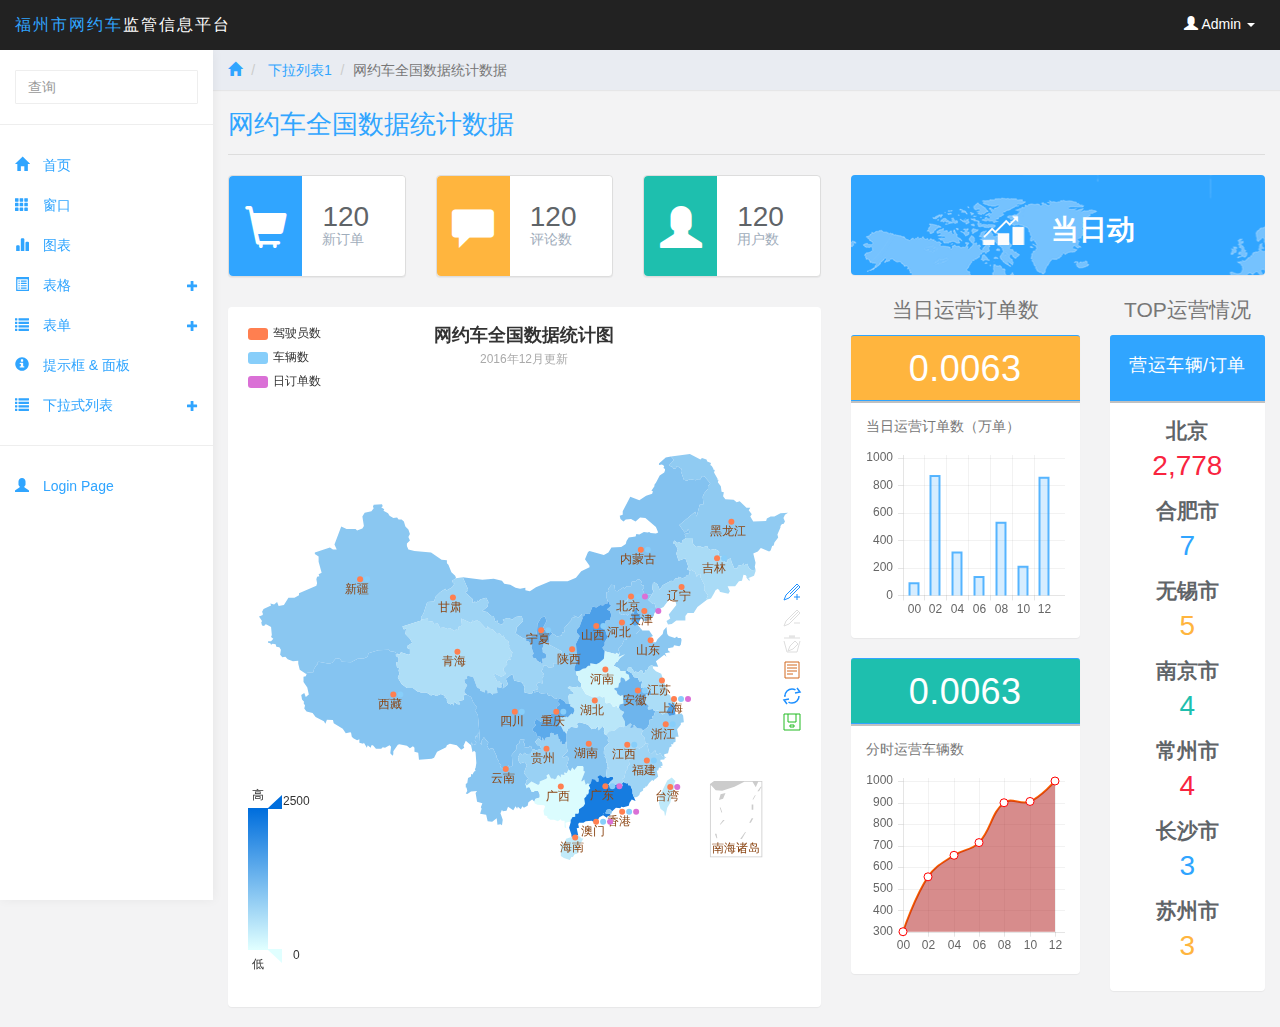
<file: net-car.html>
<!DOCTYPE html>
<html>
<head>
<meta charset="utf-8">
<meta name="viewport" content="width=device-width, initial-scale=1">
<title>网约车监管信息平台</title>
<link href="css/bootstrap.min.css" rel="stylesheet">
<link href="css/styles.css" rel="stylesheet">
<script data-require-id="js/echarts/chart/map" src="js/echarts/chart/map.js"></script>

<!--[if lt IE 9]>
<script src="js/html5shiv.js"></script>
<script src="js/respond.min.js"></script>
<![endif]-->

</head>

<body class="gray-bg">
	<!--导航-->
	<nav class="navbar navbar-inverse navbar-fixed-top" role="navigation">
		<div class="container-fluid">
			<div class="navbar-header">
				<button type="button" class="navbar-toggle collapsed" data-toggle="collapse" data-target="#sidebar-collapse ">
					<span class="sr-only">Toggle navigation</span>
					<span class="icon-bar"></span>
					<span class="icon-bar"></span>
					<span class="icon-bar"></span>
				</button>
				<a class="navbar-brand" href="#"><span>福州市网约车</span>监管信息平台</a>
				<ul class="user-menu">
					<li class="dropdown pull-right">
						<a href="#" class="dropdown-toggle" data-toggle="dropdown"><span class="glyphicon glyphicon-user"></span> Admin <span class="caret"></span></a>
						<ul class="dropdown-menu" role="menu">
							<li><a href="index.html"><span class="glyphicon glyphicon-screenshot"></span>&nbsp;&nbsp;前台首页</a></li>
	                        <li><a href="index.html"><span class="glyphicon glyphicon-cog"></span>&nbsp;&nbsp;个人设置</a></li>
	                        <li><a href="index.html"><span class="glyphicon glyphicon-credit-card"></span>&nbsp;&nbsp;账户中心</a></li>
	                        <li><a href="index.html"><span class="glyphicon glyphicon-heart"></span>&nbsp;&nbsp;我的收藏</a></li>
						</ul>
					</li>
				</ul>
			</div>
		</div><!-- /.container-fluid -->
	</nav>
	<!--侧边栏-->
	<div id="sidebar-collapse" class="col-sm-3 col-lg-2 sidebar">
		<form role="search">
			<div class="form-group">
				<input type="text" class="form-control" placeholder="查询">
			</div>
		</form>
		<ul class="nav menu">
			<li ><a href="index.html"><span class="glyphicon glyphicon-home"></span> 首页</a></li>
			<li><a href="widgets.html"><span class="glyphicon glyphicon-th"></span> 窗口</a></li>
			<li><a href="charts.html"><span class="glyphicon glyphicon-stats"></span> 图表</a></li>
			<li class="parent">
				<a href="#">
					<span class="glyphicon glyphicon-list-alt"></span> 表格<span data-toggle="collapse" href="#sub-item-1" class="icon pull-right"><em class="glyphicon glyphicon-s glyphicon-plus"></em></span>
				</a>
				<ul class="children collapse" id="sub-item-1">
					<li>
						<a class="" href="tables.html"><span class="glyphicon glyphicon-share-alt"></span>基本表格</a>
					</li>
					<li>
						<a class="" href="jqgrid.html">
							<span class="glyphicon glyphicon-share-alt"></span> jqgrid表单
						</a>
					</li>
				</ul>
			
			</li>
			<li class="parent">
				<a href="#">
					<span class="glyphicon glyphicon-list"></span> 表单 <span data-toggle="collapse" href="#sub-item-2" class="icon pull-right"><em class="glyphicon glyphicon-s glyphicon-plus"></em></span> 
				</a>
				<ul class="children collapse" id="sub-item-2">
					<li>
						<a class="" href="forms.html"><span class="glyphicon glyphicon-share-alt"></span>bootstrap基本表单</a>
					</li>
					<li>
						<a class="" href="sunmernote.html">
							<span class="glyphicon glyphicon-share-alt"></span> 插件表单
						</a>
					</li>
					<li>
						<a class="" href="forms-advanced.html">
							<span class="glyphicon glyphicon-share-alt"></span> 高级表单
						</a>
					</li>
					<li>
						<a class="" href="form-validate.html">
							<span class="glyphicon glyphicon-share-alt"></span> 验证表单
						</a>
					</li>
				</ul>
			
				<!--<a href="forms.html"><span class="glyphicon glyphicon-pencil"></span> 表单</a></li>-->
			<li><a href="panels.html"><span class="glyphicon glyphicon-info-sign"></span> 提示框 &amp; 面板</a></li>
			<li class="parent">
				<a href="#">
					<span class="glyphicon glyphicon-list"></span> 下拉式列表 <span data-toggle="collapse" href="#sub-item-3" class="icon pull-right"><em class="glyphicon glyphicon-s glyphicon-plus"></em></span> 
				</a>
				<ul class="children collapse" id="sub-item-3">
					<li>
						<a class="active" href="net-car.html">
							<span class="glyphicon glyphicon-share-alt"></span>网约车全国数据统计图
						</a>
					</li>
					<li>
						<a class="" href="404.html">
							<span class="glyphicon glyphicon-share-alt"></span> 404页面
						</a>
					</li>
					<li>
						<a class="" href="#">
							<span class="glyphicon glyphicon-share-alt"></span> 自定义页面3
						</a>
					</li>
				</ul>
			</li>
			<li role="presentation" class="divider"></li>
			<li><a href="login.html"><span class="glyphicon glyphicon-user"></span> Login Page</a></li>
		</ul>
		<!--<div class="attribution">More Templates <a href="http://www.cssmoban.com/" target="_blank" title="模板之家">模板之家</a> - Collect from <a href="http://www.cssmoban.com/" title="网页模板" target="_blank">网页模板</a></div>-->
	</div><!--/.sidebar-->
	<!--右侧内容-->
	<div class="col-sm-9 col-sm-offset-3 col-lg-10 col-lg-offset-2 main">
		<!--面包屑-->
		<div class="row">
			<ol class="breadcrumb">
				<li><a href="#"><span class="glyphicon glyphicon-home"></span></a></li>
				<li>
					<a href="#">下拉列表1</a>
				</li>
				<li class="active">网约车全国数据统计数据</li>
			</ol>
		</div><!--/.row-->
		<!--大标题-->
		<div class="row">
			<div class="col-lg-12">
				<h1 class="page-header">网约车全国数据统计数据</h1>
			</div>
		</div><!--/.row-->
        
        <div class="row">
        	   <!--左边内容-->
				<div class="col-lg-7">
					<div class="row">
						<!--1-->
						<div class="col-md-4">
							<div class="panel panel-blue panel-widget ">
								<div class="row no-padding">
									<div class="col-sm-5 col-lg-5 widget-left h_100">
										<em class="glyphicon glyphicon-shopping-cart glyphicon-l"></em>
									</div>
									<div class="col-sm-7 col-lg-7 widget-right">
										<div class="large">120</div>
										<div class="text-muted">新订单</div>
									</div>
								</div>
						</div>
				    </div>
						<!--2-->
						<div class="col-md-4">
							<div class="panel panel-orange panel-widget ">
								<div class="row no-padding">
									<div class="col-sm-5 col-lg-5 widget-left h_100">
										<em class="glyphicon glyphicon-comment glyphicon-l"></em>
									</div>
									<div class="col-sm-7 col-lg-7 widget-right">
										<div class="large">120</div>
										<div class="text-muted">评论数</div>
									</div>
								</div>
						</div>
				    </div>
						<!--3-->
						<div class="col-md-4">
							<div class="panel panel-teal panel-widget ">
								<div class="row no-padding">
									<div class="col-sm-5 col-lg-5 widget-left h_100">
										<em class="glyphicon glyphicon-user glyphicon-l"></em>
									</div>
									<div class="col-sm-7 col-lg-7 widget-right">
										<div class="large">120</div>
										<div class="text-muted">用户数</div>
									</div>
								</div>
						</div>
				    </div>
					</div><!--row-->
					<!--中国地图-->
					<div class="row">
						<div class="col-md-12">
							<div class="panel panel-default mar_t10">
								<div class="panel-body">
									<!--echart-->
									<div id="mainMap" style="height:670px;"></div>
								</div>
							</div>
						</div>
					</div><!--row-->	
				</div>
				
				<!--右边内容-->
				<div class="col-lg-5">
					<!--大标题-->
					<div class="row">
						<div class="col-lg-12">
							<div class="panel bg1">
								<div class="panel-body h_100 t_center">
										<span class="drd large">当日动</span>
								</div>
							</div>
						</div>
					</div>
					
					<div class="row">
						<div class="col-lg-7">
							<p class="t_center middle">当日运营订单数</p>
							<!--表1-->
							<div class="panel panel-warning">
								<div class="panel-heading ">
									<div class="large t_center white">0.0063</div>
								</div>
								<div class="panel-body">
										<p>当日运营订单数（万单）</p>
										<div class="canvas-wrapper">
											<canvas class="main-chart" id="bar-chart" height="260"></canvas>
										</div>
								</div>
							</div>
							
			
							<!--表2-->
							<div class="panel panel-success">
								<div class="panel-heading">
									<div class="large t_center white">0.0063</div>
								</div>
								<div class="panel-body">
										<p>分时运营车辆数</p>
										<div class="canvas-wrapper">
											<canvas class="main-chart" id="line-chart" height="280" ></canvas>
										</div>
								</div>
							</div>
						
						</div>
						
						<div class="col-lg-5">
							<p class="t_center middle">TOP运营情况</p>
							<div class="panel panel-info">
								<div class="panel-heading">
									<div class="t_center "><h4 class="white">营运车辆/订单</h4></div>
								</div>
								<div class="panel-body t_center">
									<ul class="list-unstyled">
				                        <li><dl><dt class="middle">北京</dt><dd class="color-red large">2,778</dd></dl></li>
				                        <li><dl><dt class="middle">合肥市</dt><dd class="color-blue large">7</dd></dl></li>
				                        <li><dl><dt class="middle">无锡市</dt><dd class="color-orange large">5</dd></dl></li>
				                        <li><dl><dt class="middle">南京市</dt><dd class="color-teal large">4</dd></dl></li>
				                        <li><dl><dt class="middle">常州市</dt><dd class="color-red large">4</dd></dl></li>
				                        <li><dl><dt class="middle">长沙市</dt><dd class="color-blue large">3</dd></dl></li>
				                        <li><dl><dt class="middle">苏州市</dt><dd class="color-orange large">3</dd></dl></li>
				                    </ul>
								</div>
							</div>
						</div>
					</div>
					
				</div>
        </div>
		
	</div>	<!--/.main-->
	
	<script src="js/jquery.min.js"></script>
	<script src="js/bootstrap.min.js"></script>
	<script src="js/chart/chart.min.js"></script>
	<script src="js/chart/chart-data-car.js"></script>
	<script src="js/easypiechart.js"></script>
	<script src="js/easypiechart-data.js"></script>
	<script src="js/echarts/echarts.js"></script>
	<script src="js/echarts/cn-map.js"></script>
	
	<script type="text/javascript">
		/*日历*/
//		$('#calendar').datepicker({
//		});
//		
		/*左侧菜单点击事件优化*/
		!function ($) {
		    $(document).on("click","ul.nav li.parent > a > span.icon", function(){          
		        $(this).find('em:first').toggleClass("glyphicon-minus");      
		    }); 
		    $(".sidebar span.icon").find('em:first').addClass("glyphicon-plus");
		}(window.jQuery);

//		$(window).on('resize', function () {
//		  if ($(window).width() > 768) $('#sidebar-collapse').collapse('show')
//		})
//		$(window).on('resize', function () {
//		  if ($(window).width() <= 767) $('#sidebar-collapse').collapse('hide')
//		})
	</script>
	
</body>

</html>
</file>
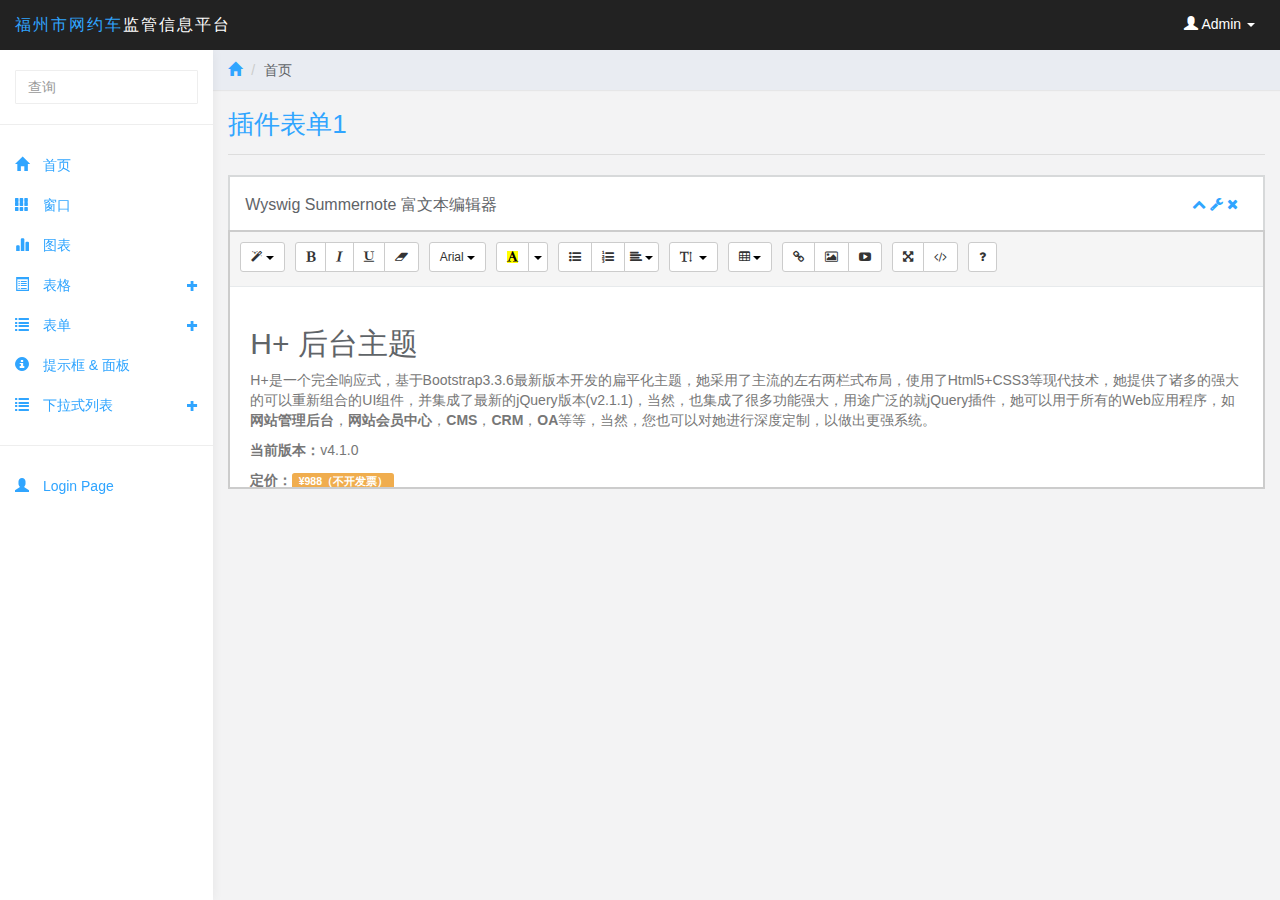
<file: sunmernote.html>
<!DOCTYPE html>
<html>

<head>

	<meta charset="utf-8">
	<meta name="viewport" content="width=device-width, initial-scale=1">
	<title>网约车监管信息平台</title>
    
    <link href="css/bootstrap.min.css" rel="stylesheet">
    <link href="css/font-awesome.min93e3.css" rel="stylesheet">
    <link href="css/plugins/summernote/summernote.css" rel="stylesheet">
    <link href="css/plugins/summernote/summernote-bs3.css" rel="stylesheet">
    <link href="css/styles.css" rel="stylesheet">

</head>

<body class="gray-bg">
		<!--导航-->
	<nav class="navbar navbar-inverse navbar-fixed-top" role="navigation">
		<div class="container-fluid">
			<div class="navbar-header">
				<button type="button" class="navbar-toggle collapsed" data-toggle="collapse" data-target="#sidebar-collapse ">
					<span class="sr-only">Toggle navigation</span>
					<span class="icon-bar"></span>
					<span class="icon-bar"></span>
					<span class="icon-bar"></span>
				</button>
				<a class="navbar-brand" href="#"><span>福州市网约车</span>监管信息平台</a>
				<ul class="user-menu">
					<li class="dropdown pull-right">
						<a href="#" class="dropdown-toggle" data-toggle="dropdown"><span class="glyphicon glyphicon-user"></span> Admin <span class="caret"></span></a>
						<ul class="dropdown-menu" role="menu">
							<li><a href="index.html"><span class="glyphicon glyphicon-screenshot"></span>&nbsp;&nbsp;前台首页</a></li>
	                        <li><a href="index.html"><span class="glyphicon glyphicon-cog"></span>&nbsp;&nbsp;个人设置</a></li>
	                        <li><a href="index.html"><span class="glyphicon glyphicon-credit-card"></span>&nbsp;&nbsp;账户中心</a></li>
	                        <li><a href="index.html"><span class="glyphicon glyphicon-heart"></span>&nbsp;&nbsp;我的收藏</a></li>
						</ul>
					</li>
				</ul>
			</div>
		</div><!-- /.container-fluid -->
	</nav>
	<!--侧边栏-->
	<div id="sidebar-collapse" class="col-sm-3 col-lg-2 sidebar">
		<form role="search">
			<div class="form-group">
				<input type="text" class="form-control" placeholder="查询">
			</div>
		</form>
		<ul class="nav menu">
			<li ><a href="index.html"><span class="glyphicon glyphicon-home"></span> 首页</a></li>
			<li><a href="widgets.html"><span class="glyphicon glyphicon-th"></span> 窗口</a></li>
			<li><a href="charts.html"><span class="glyphicon glyphicon-stats"></span> 图表</a></li>
			<li class="parent">
				<a href="#">
					<span class="glyphicon glyphicon-list-alt"></span> 表格<span data-toggle="collapse" href="#sub-item-1" class="icon pull-right"><em class="glyphicon glyphicon-s glyphicon-plus"></em></span>
				</a>
				<ul class="children collapse" id="sub-item-1">
					<li>
						<a class="" href="tables.html"><span class="glyphicon glyphicon-share-alt"></span>基本表格</a>
					</li>
					<li>
						<a class="" href="jqgrid.html">
							<span class="glyphicon glyphicon-share-alt"></span> jqgrid表单
						</a>
					</li>
				</ul>
			
			</li>
			<li class="parent">
				<a href="#">
					<span class="glyphicon glyphicon-list"></span> 表单 <span data-toggle="collapse" href="#sub-item-2" class="icon pull-right"><em class="glyphicon glyphicon-s glyphicon-plus"></em></span> 
				</a>
				<ul class="children collapse" id="sub-item-2">
					<li>
						<a class="" href="forms.html"><span class="glyphicon glyphicon-share-alt"></span>bootstrap基本表单</a>
					</li>
					<li>
						<a class="active" href="sunmernote.html">
							<span class="glyphicon glyphicon-share-alt"></span> 插件表单
						</a>
					</li>
					<li>
						<a class="" href="forms-advanced.html">
							<span class="glyphicon glyphicon-share-alt"></span> 高级表单
						</a>
					</li>
					<li>
						<a class="" href="form-validate.html">
							<span class="glyphicon glyphicon-share-alt"></span> 验证表单
						</a>
					</li>
				</ul>
			
				<!--<a href="forms.html"><span class="glyphicon glyphicon-pencil"></span> 表单</a></li>-->
			<li><a href="panels.html"><span class="glyphicon glyphicon-info-sign"></span> 提示框 &amp; 面板</a></li>
			<li class="parent">
				<a href="#">
					<span class="glyphicon glyphicon-list"></span> 下拉式列表 <span data-toggle="collapse" href="#sub-item-3" class="icon pull-right"><em class="glyphicon glyphicon-s glyphicon-plus"></em></span> 
				</a>
				<ul class="children collapse" id="sub-item-3">
					<li>
						<a class="" href="net-car.html">
							<span class="glyphicon glyphicon-share-alt"></span>网约车全国数据统计图
						</a>
					</li>
					<li>
						<a class="" href="404.html">
							<span class="glyphicon glyphicon-share-alt"></span> 404页面
						</a>
					</li>
					<li>
						<a class="" href="#">
							<span class="glyphicon glyphicon-share-alt"></span> 自定义页面3
						</a>
					</li>
				</ul>
			</li>
			<li role="presentation" class="divider"></li>
			<li><a href="login.html"><span class="glyphicon glyphicon-user"></span> Login Page</a></li>
		</ul>
		<!--<div class="attribution">More Templates <a href="http://www.cssmoban.com/" target="_blank" title="模板之家">模板之家</a> - Collect from <a href="http://www.cssmoban.com/" title="网页模板" target="_blank">网页模板</a></div>-->
	</div><!--/.sidebar-->
	<!--右侧内容-->
	<div class="col-sm-9 col-sm-offset-3 col-lg-10 col-lg-offset-2 main">
	
	<!--面包屑-->
	<div class="row">
			<ol class="breadcrumb">
				<li><a href="#"><span class="glyphicon glyphicon-home"></span></a></li>
				<li >首页</li>
			</ol>
		</div><!--/.row-->
	
	<!--页标题-->
	<div class="row">
			<div class="col-lg-12">
				<h1 class="page-header">插件表单1</h1>
			</div>
		</div><!--/.row-->
		
	<!--sumernote富文本编辑器-->
		<div class="row">
				<div class="col-md-12">
					<div class="ibox float-e-margins">
					    <div class="ibox-title">
					        <h3 class="mar_t5">Wyswig Summernote 富文本编辑器</h3>
					        <div class="ibox-tools">
					            <a class="collapse-link">
					                <i class="fa fa-chevron-up"></i>
					            </a>
					            <a class="dropdown-toggle" data-toggle="dropdown" href="form_editors.html#">
					                <i class="fa fa-wrench"></i>
					            </a>
					            <ul class="dropdown-menu dropdown-user">
					                <li><a href="form_editors.html#">选项1</a>
					                </li>
					                <li><a href="form_editors.html#">选项2</a>
					                </li>
					            </ul>
					            <a class="close-link">
					                <i class="fa fa-times"></i>
					            </a>
					        </div>
					    </div>
					    <div class="ibox-content no-padding">
					
					        <div class="summernote">
					            <h2>H+ 后台主题</h2>
					            <p>H+是一个完全响应式，基于Bootstrap3.3.6最新版本开发的扁平化主题，她采用了主流的左右两栏式布局，使用了Html5+CSS3等现代技术，她提供了诸多的强大的可以重新组合的UI组件，并集成了最新的jQuery版本(v2.1.1)，当然，也集成了很多功能强大，用途广泛的就jQuery插件，她可以用于所有的Web应用程序，如<b>网站管理后台</b>，<b>网站会员中心</b>，<b>CMS</b>，<b>CRM</b>，<b>OA</b>等等，当然，您也可以对她进行深度定制，以做出更强系统。</p>
					            <p>
					                <b>当前版本：</b>v4.1.0
					            </p>
					            <p>
					                <b>定价：</b><span class="label label-warning">&yen;988（不开发票）</span>
					            </p>
					
					        </div>
					</div>
				</div>
				
		</div><!--row-->	
		
	</div>
    
   <script src="js/jquery.min.js"></script>
    <script src="js/bootstrap.min.js"></script>
    <!--content.js为自定义js文件-->
    <script src="js/content.min.js?v=1.0.0"></script>
    <script src="js/plugins/summernote/summernote.min.js"></script>
    <script src="js/plugins/summernote/summernote-zh-CN.js"></script>
    <script>
    !function ($) {
		    $(document).on("click","ul.nav li.parent > a > span.icon", function(){          
		        $(this).find('em:first').toggleClass("glyphicon-minus");      
		    }); 
		    $(".sidebar span.icon").find('em:first').addClass("glyphicon-plus");
		}(window.jQuery);
		
    $(document).ready(function() {
	    $(document).ready(function(){$(".summernote").summernote({lang:"zh-CN",focus:true,})});
	    var edit=function(){$("#eg").addClass("no-padding");
	   $(".click2edit").summernote({lang:"zh-CN",focus:true})};
	   var save=function(){$("#eg").removeClass("no-padding");
	    var aHTML=$(".click2edit").code();$(".click2edit").destroy()};
    });
   </script>


</body>

</html>
</file>
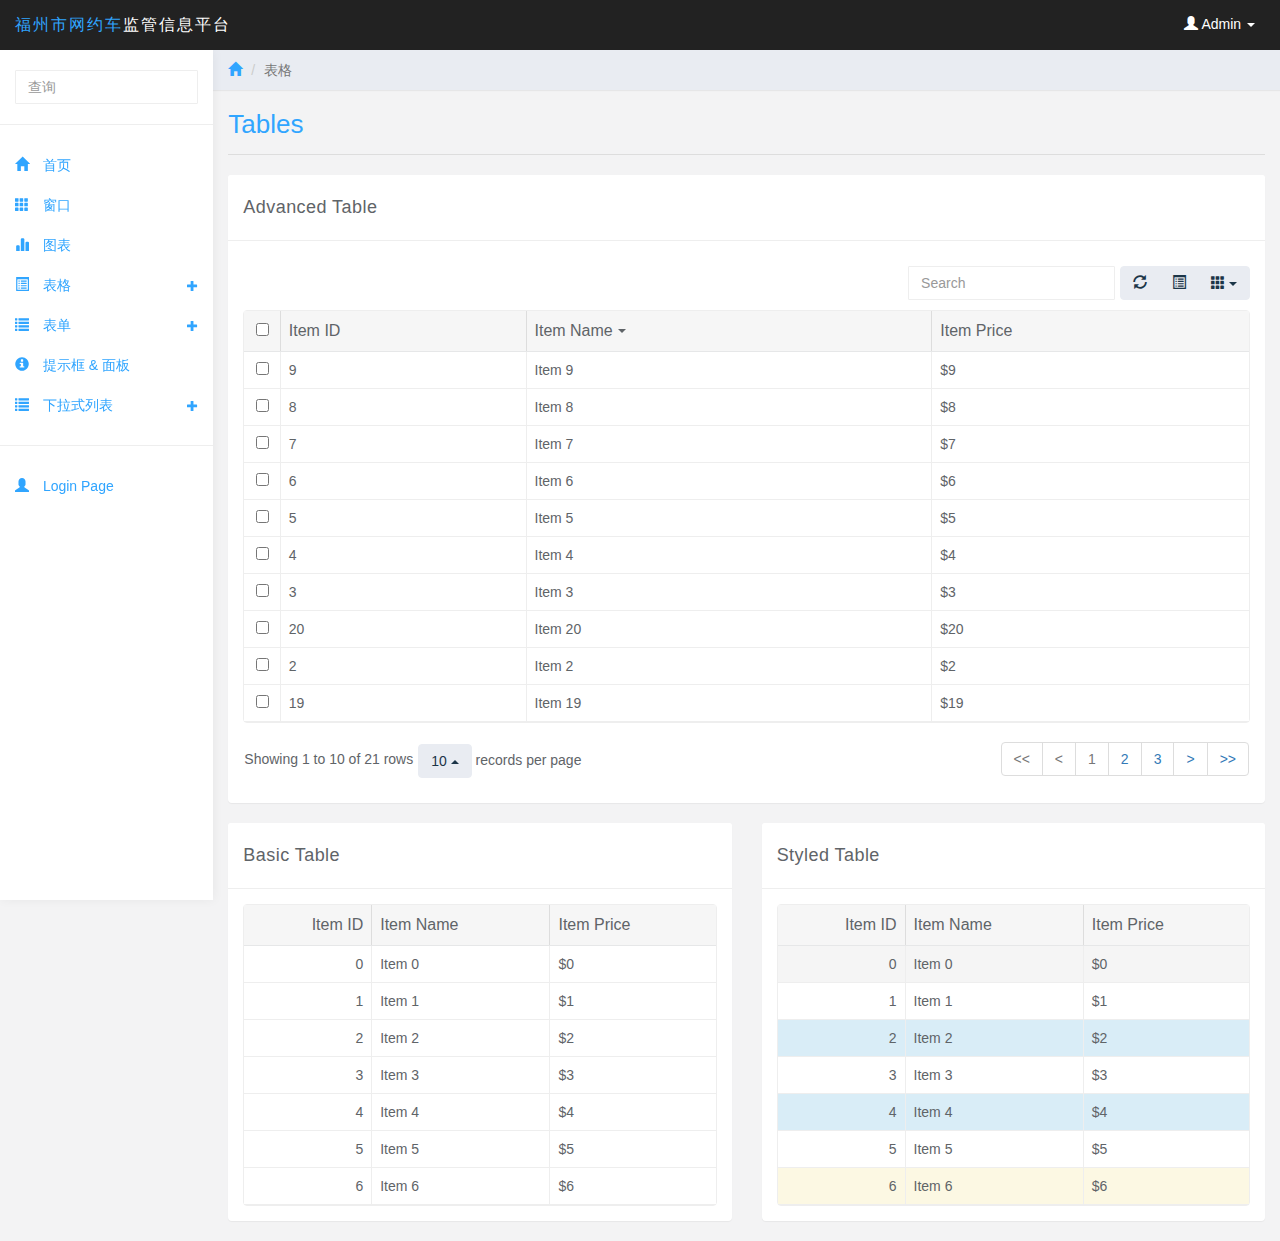
<file: tables.html>
<!DOCTYPE html>
<html>
<head>
<meta charset="utf-8">
<meta name="viewport" content="width=device-width, initial-scale=1">
<title>网约车监管信息平台</title>

<link href="css/bootstrap.min.css" rel="stylesheet">
<link href="css/bootstrap-table.css" rel="stylesheet">
<link href="css/styles.css" rel="stylesheet">

<!--[if lt IE 9]>
<script src="js/html5shiv.js"></script>
<script src="js/respond.min.js"></script>
<![endif]-->

</head>

<body class="gray-bg">
	<!--导航-->
	<nav class="navbar navbar-inverse navbar-fixed-top" role="navigation">
		<div class="container-fluid">
			<div class="navbar-header">
				<button type="button" class="navbar-toggle collapsed" data-toggle="collapse" data-target="#sidebar-collapse ">
					<span class="sr-only">Toggle navigation</span>
					<span class="icon-bar"></span>
					<span class="icon-bar"></span>
					<span class="icon-bar"></span>
				</button>
				<a class="navbar-brand" href="#"><span>福州市网约车</span>监管信息平台</a>
				<ul class="user-menu">
					<li class="dropdown pull-right">
						<a href="#" class="dropdown-toggle" data-toggle="dropdown"><span class="glyphicon glyphicon-user"></span> Admin <span class="caret"></span></a>
						<ul class="dropdown-menu" role="menu">
							<li><a href="index.html"><span class="glyphicon glyphicon-screenshot"></span>&nbsp;&nbsp;前台首页</a></li>
	                        <li><a href="index.html"><span class="glyphicon glyphicon-cog"></span>&nbsp;&nbsp;个人设置</a></li>
	                        <li><a href="index.html"><span class="glyphicon glyphicon-credit-card"></span>&nbsp;&nbsp;账户中心</a></li>
	                        <li><a href="index.html"><span class="glyphicon glyphicon-heart"></span>&nbsp;&nbsp;我的收藏</a></li>
						</ul>
					</li>
				</ul>
			</div>
		</div><!-- /.container-fluid -->
	</nav>
	<!--侧边栏-->
	<div id="sidebar-collapse" class="col-sm-3 col-lg-2 sidebar">
		<form role="search">
			<div class="form-group">
				<input type="text" class="form-control" placeholder="查询">
			</div>
		</form>
		<ul class="nav menu">
			<li ><a href="index.html"><span class="glyphicon glyphicon-home"></span> 首页</a></li>
			<li><a href="widgets.html"><span class="glyphicon glyphicon-th"></span> 窗口</a></li>
			<li><a href="charts.html"><span class="glyphicon glyphicon-stats"></span> 图表</a></li>
			<li class="parent">
				<a href="#">
					<span class="glyphicon glyphicon-list-alt"></span> 表格<span data-toggle="collapse" href="#sub-item-1" class="icon pull-right"><em class="glyphicon glyphicon-s glyphicon-plus"></em></span>
				</a>
				<ul class="children collapse" id="sub-item-1">
					<li>
						<a class="active" href="tables.html"><span class="glyphicon glyphicon-share-alt"></span>基本表格</a>
					</li>
					<li>
						<a class="" href="jqgrid.html">
							<span class="glyphicon glyphicon-share-alt"></span> jqgrid表单
						</a>
					</li>
				</ul>
			
			</li>
			<li class="parent">
				<a href="#">
					<span class="glyphicon glyphicon-list"></span> 表单 <span data-toggle="collapse" href="#sub-item-2" class="icon pull-right"><em class="glyphicon glyphicon-s glyphicon-plus"></em></span> 
				</a>
				<ul class="children collapse" id="sub-item-2">
					<li>
						<a class="" href="forms.html"><span class="glyphicon glyphicon-share-alt"></span>bootstrap基本表单</a>
					</li>
					<li>
						<a class="" href="sunmernote.html">
							<span class="glyphicon glyphicon-share-alt"></span> 插件表单
						</a>
					</li>
					<li>
						<a class="" href="forms-advanced.html">
							<span class="glyphicon glyphicon-share-alt"></span> 高级表单
						</a>
					</li>
					<li>
						<a class="" href="form-validate.html">
							<span class="glyphicon glyphicon-share-alt"></span> 验证表单
						</a>
					</li>
				</ul>
			
				<!--<a href="forms.html"><span class="glyphicon glyphicon-pencil"></span> 表单</a></li>-->
			<li><a href="panels.html"><span class="glyphicon glyphicon-info-sign"></span> 提示框 &amp; 面板</a></li>
			<li class="parent">
				<a href="#">
					<span class="glyphicon glyphicon-list"></span> 下拉式列表 <span data-toggle="collapse" href="#sub-item-3" class="icon pull-right"><em class="glyphicon glyphicon-s glyphicon-plus"></em></span> 
				</a>
				<ul class="children collapse" id="sub-item-3">
					<li>
						<a class="" href="net-car.html">
							<span class="glyphicon glyphicon-share-alt"></span>网约车全国数据统计图
						</a>
					</li>
					<li>
						<a class="" href="404.html">
							<span class="glyphicon glyphicon-share-alt"></span> 404页面
						</a>
					</li>
					<li>
						<a class="" href="#">
							<span class="glyphicon glyphicon-share-alt"></span> 自定义页面3
						</a>
					</li>
				</ul>
			</li>
			<li role="presentation" class="divider"></li>
			<li><a href="login.html"><span class="glyphicon glyphicon-user"></span> Login Page</a></li>
		</ul>
		<!--<div class="attribution">More Templates <a href="http://www.cssmoban.com/" target="_blank" title="模板之家">模板之家</a> - Collect from <a href="http://www.cssmoban.com/" title="网页模板" target="_blank">网页模板</a></div>-->
	</div><!--/.sidebar-->
	<!--右侧内容-->
	<div class="col-sm-9 col-sm-offset-3 col-lg-10 col-lg-offset-2 main">			
		<div class="row">
			<ol class="breadcrumb">
				<li><a href="#"><span class="glyphicon glyphicon-home"></span></a></li>
				<li class="active">表格</li>
			</ol>
		</div><!--/.row-->
		
		<div class="row">
			<div class="col-lg-12">
				<h1 class="page-header">Tables</h1>
			</div>
		</div><!--/.row-->
				
		
		<div class="row">
			<div class="col-lg-12">
				<div class="panel panel-default">
					<div class="panel-heading">Advanced Table</div>
					<div class="panel-body">
						<table data-toggle="table" data-url="tables/data1.json"  data-show-refresh="true" data-show-toggle="true" data-show-columns="true" data-search="true" data-select-item-name="toolbar1" data-pagination="true" data-sort-name="name" data-sort-order="desc">
						    <thead>
						    <tr>
						        <th data-field="state" data-checkbox="true" >Item ID</th>
						        <th data-field="id" data-sortable="true">Item ID</th>
						        <th data-field="name"  data-sortable="true">Item Name</th>
						        <th data-field="price" data-sortable="true">Item Price</th>
						    </tr>
						    </thead>
						</table>
					</div>
				</div>
			</div>
		</div><!--/.row-->	
		<div class="row">
			<div class="col-md-6">
				<div class="panel panel-default">
					<div class="panel-heading">Basic Table</div>
					<div class="panel-body">
						<table data-toggle="table" data-url="tables/data2.json" >
						    <thead>
						    <tr>
						        <th data-field="id" data-align="right">Item ID</th>
						        <th data-field="name">Item Name</th>
						        <th data-field="price">Item Price</th>
						    </tr>
						    </thead>
						</table>
					</div>
				</div>
			</div>
			<div class="col-md-6">
				<div class="panel panel-default">
					<div class="panel-heading">Styled Table</div>
					<div class="panel-body">
						<table data-toggle="table" id="table-style" data-url="tables/data2.json" data-row-style="rowStyle">
						    <thead>
						    <tr>
						        <th data-field="id" data-align="right" >Item ID</th>
						        <th data-field="name" >Item Name</th>
						        <th data-field="price" >Item Price</th>
						    </tr>
						    </thead>
						</table>
						<script>
						    $(function () {
						        $('#hover, #striped, #condensed').click(function () {
						            var classes = 'table';
						
						            if ($('#hover').prop('checked')) {
						                classes += ' table-hover';
						            }
						            if ($('#condensed').prop('checked')) {
						                classes += ' table-condensed';
						            }
						            $('#table-style').bootstrapTable('destroy')
						                .bootstrapTable({
						                    classes: classes,
						                    striped: $('#striped').prop('checked')
						                });
						        });
						    });
						
						    function rowStyle(row, index) {
						        var classes = ['active', 'success', 'info', 'warning', 'danger'];
						
						        if (index % 2 === 0 && index / 2 < classes.length) {
						            return {
						                classes: classes[index / 2]
						            };
						        }
						        return {};
						    }
						</script>
					</div>
				</div>
			</div>
		</div><!--/.row-->	
		
		
	</div><!--/.main-->

	<script src="js/jquery.min.js"></script>
	<script src="js/bootstrap.min.js"></script>
	<!--<script src="js/chart.min.js"></script>
	<script src="js/chart-data.js"></script>
	<script src="js/easypiechart.js"></script>
	<script src="js/easypiechart-data.js"></script>
	<script src="js/bootstrap-datepicker.js"></script>-->
	<script src="js/bootstrap-table.js"></script>
	<script>
		!function ($) {
			$(document).on("click","ul.nav li.parent > a > span.icon", function(){		  
				$(this).find('em:first').toggleClass("glyphicon-minus");	  
			}); 
			$(".sidebar span.icon").find('em:first').addClass("glyphicon-plus");
		}(window.jQuery);

//		$(window).on('resize', function () {
//		  if ($(window).width() > 768) $('#sidebar-collapse').collapse('show')
//		})
//		$(window).on('resize', function () {
//		  if ($(window).width() <= 767) $('#sidebar-collapse').collapse('hide')
//		})
	</script>	
</body>

</html>
</file>
<file: css/styles.css>
/*Global Styles*/

body {
	background: #f1f4f7;
	background: #ffffff;
	padding-top: 50px;
	color: #5f6468;
	font-family: "open sans","Helvetica Neue", Helvetica, Arial, sans-serif;
}

body, body.full-height-layout #page-wrapper, body.full-height-layout #wrapper, html {
    height: 100%;
}

p {
	color: #777;
}

a, a:hover, a:focus {
	color: #30a5ff;
}

h1, h2, h3, h4, h5, h6 {
	color: #5f6468;
}

h1 {
	font-weight: 300;
	font-size: 32px;
}

h2 {
	font-weight: 300;
	margin-bottom: 20px;
}

h3, h4 {
	font-weight: 300;
}
h3{font-size: 16px;}
dl {
    margin-bottom: 10px;
}

.large {
	font-size: 2em;
}
.middle {
	font-size: 1.5em;
}

.text-muted {
	color: #9fadbb;
}

.color-gray { color: #5f6468; }
.color-blue { color: #30a5ff; }
.color-teal { color: #1ebfae; }
.color-orange { color: #ffb53e; }
.color-red { color: #f9243f; }

.bg-primary .glyphicon-remove { color: #5f6468;}
.bg-primary .glyphicon-remove:hover { color: #ef4040;}

.no-padding {
	padding: 0; margin: 0;
}

.glyphicon-xl {
	font-size: 6em;
}

.glyphicon-l {
	font-size: 3em;
}

.glyphicon-m {
	font-size: 1.5em;
}

.glyphicon-s {
	font-size: 0.75em;
}

.form-control {
	border: 1px solid #eee;
	box-shadow: none;
	border-radius: 1px;
    background-color: #FFF;
    background-image: none;
    color: inherit;
    padding: 6px 12px;
}

.form-control:focus {
	border: 1px solid #30a5ff;
	outline: 0;
	box-shadow: inset 0px 0px 0px 1px #30a5ff;
	
}

.navbar-header .navbar-brand {
	color: #fff;
	font-size: 16px;
	text-transform: uppercase;
	font-weight: 500;
	letter-spacing: 2px;
}

.navbar-header .navbar-brand span {
	color: #30a5ff;
}

.copyrights{text-indent:-9999px;height:0;line-height:0;font-size:0;overflow:hidden;}

/*页面背景*/
.gray-bg {
    background-color: #f3f3f4;
}
/*Buttons*/

a.btn:hover,
button:hover {
	opacity: 0.8;
}

a.btn:active,
button:active {
	box-shadow: inset 0px 0px 500px rgba(0,0,0,.1);
	opacity: 1;
}

.btn-default,
.btn-default:hover,
.btn-default:focus,
.btn-default:active,
.btn-default.active,
.open > .dropdown-toggle.btn-default,
.btn-default.disabled,
.btn-default[disabled],
fieldset[disabled] .btn-default,
.btn-default.disabled:hover,
.btn-default[disabled]:hover,
fieldset[disabled] .btn-default:hover,
.btn-default.disabled:focus,
.btn-default[disabled]:focus,
fieldset[disabled] .btn-default:focus,
.btn-default.disabled:active,
.btn-default[disabled]:active,
fieldset[disabled] .btn-default:active,
.btn-default.disabled.active,
.btn-default[disabled].active,
fieldset[disabled] .btn-default.active {
	background-color: #e9ecf2;
	border-color: #e9ecf2;
	color: #1b3548;
}

.btn-primary,
.btn-primary:hover,
.btn-primary:focus,
.btn-primary:active,
.btn-primary.active,
.open > .dropdown-toggle.btn-primary,
.btn-primary.disabled,
.btn-primary[disabled],
fieldset[disabled] .btn-primary,
.btn-primary.disabled:hover,
.btn-primary[disabled]:hover,
fieldset[disabled] .btn-primary:hover,
.btn-primary.disabled:focus,
.btn-primary[disabled]:focus,
fieldset[disabled] .btn-primary:focus,
.btn-primary.disabled:active,
.btn-primary[disabled]:active,
fieldset[disabled] .btn-primary:active,
.btn-primary.disabled.active,
.btn-primary[disabled].active,
fieldset[disabled] .btn-primary.active {
	background-color: #30a5ff;
	border-color: #30a5ff;
}

.btn-success,
.btn-success:hover,
.btn-success:focus,
.btn-success:active,
.btn-success.active,
.open > .dropdown-toggle.btn-success,
.btn-success.disabled,
.btn-success[disabled],
fieldset[disabled] .btn-success,
.btn-success.disabled:hover,
.btn-success[disabled]:hover,
fieldset[disabled] .btn-success:hover,
.btn-success.disabled:focus,
.btn-success[disabled]:focus,
fieldset[disabled] .btn-success:focus,
.btn-success.disabled:active,
.btn-success[disabled]:active,
fieldset[disabled] .btn-success:active,
.btn-success.disabled.active,
.btn-success[disabled].active,
fieldset[disabled] .btn-success.active {
	background-color: #8ad919;
	border-color: #8ad919;
}

.btn-warning,
.btn-warning:hover,
.btn-warning:focus,
.btn-warning:active,
.btn-warning.active,
.open > .dropdown-toggle.btn-warning,
.btn-warning.disabled,
.btn-warning[disabled],
fieldset[disabled] .btn-warning,
.btn-warning.disabled:hover,
.btn-warning[disabled]:hover,
fieldset[disabled] .btn-warning:hover,
.btn-warning.disabled:focus,
.btn-warning[disabled]:focus,
fieldset[disabled] .btn-warning:focus,
.btn-warning.disabled:active,
.btn-warning[disabled]:active,
fieldset[disabled] .btn-warning:active,
.btn-warning.disabled.active,
.btn-warning[disabled].active,
fieldset[disabled] .btn-warning.active {
	background-color: #ffb53e;
	border-color: #ffb53e;
}

.btn-danger,
.btn-danger:hover,
.btn-danger:focus,
.btn-danger:active,
.btn-danger.active,
.open > .dropdown-toggle.btn-danger,
.btn-danger.disabled,
.btn-danger[disabled],
fieldset[disabled] .btn-danger,
.btn-danger.disabled:hover,
.btn-danger[disabled]:hover,
fieldset[disabled] .btn-danger:hover,
.btn-danger.disabled:focus,
.btn-danger[disabled]:focus,
fieldset[disabled] .btn-danger:focus,
.btn-danger.disabled:active,
.btn-danger[disabled]:active,
fieldset[disabled] .btn-danger:active,
.btn-danger.disabled.active,
.btn-danger[disabled].active,
fieldset[disabled] .btn-danger.active {
	background-color: #f9243f;
	border-color: #f9243f;
}

/*Backgrounds*/

.bg-primary {
	color: #1b3548;
	background-color: #e9ecf2;
}
a.bg-primary:hover {
	background-color: #e9ecf2;
}
.bg-success {
	color: #fff;
	background-color: #8ad919;
}
a.bg-success:hover {
	background-color: #8ad919;
}
.bg-success a {
	color: rgba(255, 255, 255, .75);
}
.bg-info {
	color: #fff;
	background-color: #30a5ff;
}
a.bg-info:hover {
	background-color: #30a5ff;
}
.bg-info a {
	color: rgba(255, 255, 255, .75);
}
.bg-warning {
	color: #fff;
	background-color: #ffb53e;
}
a.bg-warning:hover {
	background-color: #ffb53e;
}
.bg-warning a {
	color: rgba(255, 255, 255, .75);
}
.bg-danger {
	color: #fff;
	background-color: #f9243f;
}
a.bg-danger:hover {
	background-color: #f9243f;
}
.bg-danger a {
	color: rgba(255, 255, 255, .75);
}

/*Panels*/

.panel {
	border: 0;
}

.panel-heading {
	font-size: 18px;
	font-weight: 300;
	letter-spacing: 0.025em;
	height: 66px;
	line-height: 45px;
}

.panel-default .panel-heading {
	background: #fff;
	border-bottom: 1px solid #eee;
	color: #5f6468;
}

.panel-footer {
	background: #fff;
	border-top: 1px solid #eee;
}

.panel-widget {
	padding: 0;
	position: relative;
}

.panel-widget .panel-footer {
	border: 0;
	text-align: center;
}

.panel-footer .input-group {
	padding: 0px;
	margin: 0 -5px;
}

.panel-footer .input-group-btn:last-child>.btn, 
.panel-footer .input-group-btn:last-child>.btn-group {
	margin: 0;
}

.panel-widget .panel-footer a {
	color: #999;
}

.panel-widget .panel-footer a:hover {
	color: #666;
	text-decoration: none;
}

.panel-blue { background-color: #30a5ff; color: #fff; }
.panel-teal { background-color: #1ebfae; color: #fff; }
.panel-orange { background-color: #ffb53e; color: #fff; }
.panel-red { background-color: #f9243f; color: #fff; }

.panel-blue .panel-body p,
.panel-teal .panel-body p,
.panel-orange .panel-body p,
.panel-red .panel-body p { 
	color: #fff; 
	color: rgba(255, 255, 255, .8);
}

.panel-blue .panel-heading,
.panel-teal .panel-heading,
.panel-orange .panel-heading,
.panel-red .panel-heading {
	border-bottom: 1px solid rgba(255, 255, 255, .2);
}

.panel-blue .text-muted,
.panel-teal .text-muted,
.panel-orange .text-muted,
.panel-red .text-muted { 
	color: rgba(255, 255, 255, .5); 
}
.panel-warning>.panel-heading,.panel-success>.panel-heading,
.panel-info>.panel-heading
{
	border-top: 1px solid #30A5FF;
	border-bottom: 1px solid #30A5FF;
	box-shadow: 0px 2px 0 #c1c1c1;
}
.panel-warning>.panel-heading
{
	background-color: #FFB53E;
}

.panel-success>.panel-heading
{
	background-color: #1EBFAE;
}

.panel-info>.panel-heading
{
	background-color: #30A5FF;
}


.dark-overlay {
	background: rgba(0, 0, 0, .05);
	text-align: center;
}

.widget-left {
	padding-top: 29px;
	text-align: center;
	border-top-left-radius: 4px;
	border-bottom-left-radius: 4px;
}

.widget-right {
	text-align: left;
	line-height: 1.6em;
	margin: 0px;
	padding-top: 30px;
    padding-left: 20px;
	color: #999;
	font-weight: 300;
	background: #fff;
	border-top-right-radius: 4px;
	border-bottom-right-radius: 4px;
}

@media (max-width: 768px) {
	.widget-right {
	width: 100%;
	margin: 0;
	text-align: center;
	border-top-left-radius: 0px;
	border-top-right-radius: 0px;
	border-bottom-left-radius: 4px;
	border-bottom-right-radius: 4px;
	}
}

@media (max-width: 768px) {
	.widget-left {
	border-top-left-radius: 4px;
	border-top-right-radius: 4px;
	border-bottom-left-radius: 0px;
	border-bottom-right-radius: 0px;
	}
}

.widget-right .text-muted {
	color: #9fadbb;
}
.widget-right .large {
	color: #5f6468;
}

.panel-blue .widget-left { background: #30a5ff; color: #fff; }
.panel-teal .widget-left { background: #1ebfae; color: #fff; }
.panel-orange .widget-left { background: #ffb53e; color: #fff; }
.panel-red .widget-left { background: #f9243f; color: #fff; }

.panel-widget {
	background: #fff;
	border: 1px solid #dddddd;
}

/*Jumbotron*/

.jumbotron {
	background: #fff;
	border-bottom: 1px solid #eee;
	color: #5f6468;
}

/*Tabs*/

.panel .tabs {
	margin: 0;
	padding: 0;
}

.nav-tabs {
	background: #e9ecf2;
	border: 0;
}

.nav-tabs li a:hover {
	background: #fff;
}

.nav-tabs li a,
.nav-tabs li a:hover,
.nav-tabs li.active a,
.nav-tabs li.active a:hover {
	border: 0;
	padding: 15px 20px;
}

.nav-pills {
	padding: 15px;
	padding-bottom: 0;
}

.nav-pills li a,
.nav-pills li a:hover,
.nav-pills li.active a,
.nav-pills li.active a:hover {
	border: 0;
	padding: 7px 15px;
}

.nav-pills li.active a,
.nav-pills li.active a:hover {
	background: #30a5ff;
}

.tab-content {
	padding: 15px;
}


/*Navbar*/

.navbar {
	border: 0;
}

.navbar input {
	border: 0;
	background: #444;
	color: #fff;
}

.navbar input:focus {
	color: #fff;
	background: #555;
	border: 1px solid #30a5ff;
	outline: 0;
	box-shadow: inset 0px 0px 0px 1px #30a5ff;
}

.user-menu {
	display: inline-block;
	margin-top: 14px;
	margin-right: 10px;
	float: right;
	list-style: none;
	padding: 0;
}

.user-menu a {
	color: #fff;
}

.user-menu a:hover, .user-menu a:focus {
	text-decoration: none;
	
}

.dropdown-menu>li>a:hover{
	background-color: #30A5FF;
	color: #fff;
}

/* Sidebar */

.sidebar {
	display: block;
	background-color: #fff;
	padding: 0;
	display: none;
}

.sidebar form {
	padding: 20px 15px 5px 15px;
	border-bottom: 1px solid #eee;
	margin-bottom: 20px;
}

@media (min-width: 768px) {
	.sidebar {
		display: block;
  		position: fixed;
		top: 50px;
		bottom: 0;
		left: 0;
		z-index: 1000;
		display: block;
		margin: 0;
		padding: 0;
		overflow-x: hidden;
		overflow-y: auto; 
		background-color: #fff;
		box-shadow: 1px 0px 10px rgba(0, 0, 0, .05);
	}
	.navbar-header {
		width: 100%;
	}
}

.sidebar ul.nav a:hover, 
.sidebar ul.nav li.parent ul li a:hover {
	text-decoration: none;
	background-color: #e9ecf2;
}

.sidebar ul.nav .active a, .sidebar ul.nav li.parent a.active,
.sidebar ul.nav .active > a:hover, .sidebar ul.nav li.parent a.active:hover,
.sidebar ul.nav .active > a:focus, .sidebar ul.nav li.parent a.active:focus {
	color: #fff!important;
	background-color: #30a5ff;
}

.sidebar ul.nav ul,
.sidebar ul.nav ul li {
	list-style: none;
	list-style-type: none;
}

.sidebar ul.nav ul.children {
	width: auto;
	padding: 0;
	margin: 0;
	/*background: #f9f9f9;*/
}

.sidebar ul.nav ul.children li a {
	height: 40px;
	background: #f9f9f9;
	color: #30a5ff!important;
}

.sidebar ul.nav li.current a {
	background-color: #30a5ff;
	color: #fff!important;
}

.sidebar ul.nav li.parent ul li a {
	border: none;
	display:block;
	padding-left: 30px;
	line-height: 40px;
}


.sidebar span.glyphicon {
	margin-right: 10px;
}

.sidebar ul.nav li.divider {
	border-bottom: 1px solid #eee;
	margin: 20px 0;
}

.sidebar .attribution {
	position: absolute;
	bottom: 0px;
	width: 100%;
	padding: 15px;
	text-align: center;
	border-top: 1px solid #eee;
	font-size: 12px;

}

@media (max-width: 768px) {
	.sidebar .attribution {
		display: none;
	}
}

/*Breadcrumbs*/

.breadcrumb {
	border-radius: 0;
	padding: 10px 15px;
	background: #e9ecf2;
	box-shadow: 0 1px 1px rgba(0, 0, 0, .05);
	margin: 0 ;
}

h1.page-header {
	margin-top: 20px;
	border-bottom: 1px solid #DDDDDD;
	padding: 0 0 15px 0;
    color: rgb(48, 165, 255);
    font-size: 26px;
    
}
    

/*Charts*/

.main-chart {
	background: #fff;
}

.easypiechart-panel {
	text-align: center;
	padding: 1px 0;
	margin-bottom: 20px;
}

.placeholder h2 {
	margin-bottom: 0px;
}

.donut {
	width: 100%;
}

.easypiechart {
	position: relative;
	text-align: center;
	width: 120px;
	height: 120px;
	margin: 20px auto 10px auto;
}

.easypiechart .percent {
	display: block;
	position: absolute;
	font-size: 26px;
	top: 38px;
	width: 120px;
}

#easypiechart-blue .percent { color: #30a5ff;}
#easypiechart-teal .percent { color: #1ebfae;}
#easypiechart-orange .percent { color: #ffb53e;}
#easypiechart-red .percent { color: #ef4040;}

/*Calendar Widget*/

#calendar, .datepicker-inline {
	width: 100%;
}

#calendar table {
	width: 100%;
}

.datepicker table tr td.old,
.datepicker table tr td.new {
	/*color: rgba(255, 255, 255, .50);*/
}

.datepicker table tr td.active,
.datepicker table tr td.active:hover,
.datepicker table tr td.active.disabled,
.datepicker table tr td.active.disabled:hover,
.datepicker table tr td.active:hover,
.datepicker table tr td.active:hover:hover,
.datepicker table tr td.active.disabled:hover,
.datepicker table tr td.active.disabled:hover:hover,
.datepicker table tr td.active:focus,
.datepicker table tr td.active:hover:focus,
.datepicker table tr td.active.disabled:focus,
.datepicker table tr td.active.disabled:hover:focus,
.datepicker table tr td.active:active,
.datepicker table tr td.active:hover:active,
.datepicker table tr td.active.disabled:active,
.datepicker table tr td.active.disabled:hover:active,
.datepicker table tr td.active.active,
.datepicker table tr td.active:hover.active,
.datepicker table tr td.active.disabled.active,
.datepicker table tr td.active.disabled:hover.active,
.open .dropdown-toggle.datepicker table tr td.active,
.open .dropdown-toggle.datepicker table tr td.active:hover,
.open .dropdown-toggle.datepicker table tr td.active.disabled,
.open .dropdown-toggle.datepicker table tr td.active.disabled:hover {
	color: #ffffff;
	background-color: #3276b1;
	border-color: #285e8e;
}

.datepicker table tr td span:hover,
.datepicker thead tr:first-child th:hover,
.datepicker tfoot tr th:hover,
.datepicker table tr td.day:hover,
.datepicker table tr td.day.focused {
	background: rgba(0, 0, 0, 0.25);
}

.panel-heading .glyphicon {
	margin-right: 10px;
}

/*Todo List Widget*/

.todo-list-item .glyphicon { 
	margin-right:5px; 
	color: #9fadbb; 
}

.todo-list-item .glyphicon:hover { 
	margin-right:5px; 
	color: #1b3548; 
}

.todo-list { 
	padding: 0;
	margin: -15px;
	background: #fff;
	color: #5f6468;
}

#checkbox {
	margin: 0;
}

.todo-list .checkbox { 
	display:inline-block; 
	margin: 0px;
}

.panel-body input[type=checkbox]:checked + label { 
	text-decoration: line-through;
	color: #777; 
}

.todo-list-item {
	list-style: none;
	line-height: 0.9;
	padding: 14px 15px 8px 15px;
}

.todo-list-item:hover, a.todo-list-item:focus {
	text-decoration: none;
	background-color: #f6f6f6;
}

.todo-list-item a.trash .glyphicon:hover {
	color: #ef4040;
}


/*Chat Widget*/

.chat ul {
	list-style: none;
	margin: -15px;
	padding: 15px;
}

.chat ul li {
	margin-bottom: 10px;
	padding: 15px 5px;
	border-bottom: 1px solid #eee;
}

.chat ul li.left .chat-body { margin-left: 100px;}
.chat ul li.right .chat-body { margin-right: 100px;}

.chat ul li .chat-body p {
	margin: 0;
}

.chat ul .glyphicon {
	margin-right: 5px;
}

.chat .panel-body {
	overflow-y: scroll;
	height: 300px;
}

.chat-body small {
	margin-left: 5px;
}

/*Tables*/
.table {
	background: #fff;
}

.fixed-table-container {
	border: 1px solid #eee;
}

.fixed-table-container thead th {
	background: #f7f7f8;
	border-color: #ddd;
	color: #5f6468;
	font-weight: 300;
	font-size: 16px;
}

.fixed-table-container tbody td {
	border: 1px solid #eee;
}

.fixed-table-container tbody td:last-child {
	border-right: none;
}

.table>thead>tr>th {
	border-bottom: 1px solid #e6e7e8;
	vertical-align: middle;
	height: 30px;
	background-color: rgb(246, 246, 246);
}

.fixed-table-pagination .pagination {
    margin-top: 10px;
    margin-bottom: 0px;
}
.fixed-table-pagination .pagination-detail {
	margin-top: 20px;
}


/*尺寸*/
.h_100
{
	height: 100px;
}
/*颜色*/
.white
{
	color:#fff;
}
/*背景*/
.bg1{
	background:url(../img/mapbg.png),#30A5FF;
}

/*排版*/
.t_center
{
	text-align: center;
}
/*margin*/
.mar_t10
{
	margin-top:10px;
}
.m-b-sm {
    margin-bottom: 10px;
}
.mar_t5
{
	margin-top:5px;
}

.mar_t15
{
	margin-top:15px;
}
.m-b-lg {
    margin-bottom: 30px;
}

/*padding*/
.no-padding {
    padding: 0!important;
}
/*特殊部分*/
.drd
{	
	color: #fff;
	font-weight: bold;
	background: url(../img/up.png)no-repeat ;
	text-align: center;
	width: 200px;
	height: 80px;
	line-height: 80px;
	/*padding-top: 20px;*/
	padding-left: 70px;
	
}

.item_active{
	background-color: #0088CC;
	color: #fff;
}

/*2017-5-4*/
.middle-box h1 {
    font-size: 170px;
}

.m-t15 {
    margin-top: 15px;
}

.middle-box {
    max-width: 400px;
    z-index: 100;
    margin: 0 auto;
    padding-top: 40px;
}

/*font*/
.font-bold {
    font-weight:bold;
}
.font-noraml {
    font-weight: 400;
}

/*2017-5-8*/
.ibox {
    clear: both;
    margin-bottom: 25px;
    margin-top: 0;
    padding: 0;
}

.ibox {
    clear: both;
    margin-bottom: 25px;
    margin-top: 0;
    padding: 0;
}
.ibox-title {
    background-color: #fff;
    padding: 14px 20px 7px;
    border-image: none;
    border-style: solid solid none;
    border-width: 2px;
    color: inherit;
    margin-bottom: 0;
    padding: 14px 15px 7px;
    min-height: 48px;
        border-color: #D7D9DA;
}
.ibox-content {
    background-color: #fff;
    color: inherit;
    padding: 10px 13px 20px;
    border-color: #30A5FF;
    -webkit-border-image: none;
    -o-border-image: none;
    border-image: none;
    border-style: solid solid none;
    border-width: 2px 0;
    clear: both;
    border: 1px solid #ccc;
}

.m-r-md {
    margin-right: 20px;
}
.inline {
    display: inline-block!important;
}


.ibox-tools {
    display: inline-block;
    float: right;
    margin-top: -29px;
    margin-right: 10px;
    position: relative;
    padding: 0;
}
.ibox-tools a {
    cursor: pointer;
}

.note-editor {
	border: 1px solid #ccc;
}
.note-editor .note-toolbar {
    padding-bottom: 9px;
    padding-left: 10px;
    padding-top: 5px;
    margin: 0;
    background-color: #f5f5f5;
    border-bottom: 1px solid #E7EAEC;
}
.note-editor .note-editable{
	padding-left: 20px;
    overflow: auto;
    outline: 0;
    height: 200px;
    overflow: auto;
}
.wrapper-content {
    padding: 20px;
}

.float-e-margins .btn {
    margin-bottom: 5px;
}
.btn-white {
    color: inherit;
    background: #fff;
    border: 1px solid #e7eaec;
}


/*2017-5-17*/
.chosen-container-single .chosen-single {
    background: #fff;
    box-shadow: none;
    -moz-box-sizing: border-box;
    background-color: #FFF;
    border: 1px solid #CBD5DD;
    border-radius: 2px;
    cursor: text;
    height: auto!important;
    margin: 0;
    min-height: 30px;
    overflow: hidden;
    padding: 4px 12px;
    position: relative;
    width: 100%;
}

/*img*/


.img-preview-sm {
    height: 130px;
    width: 200px;
}
.img-container, .img-preview {
    overflow: hidden;
    text-align: center;
    /*width: 100%;*/
}
.nav{
	/*margin-top: 15px;*/
}
.customer-search{
	/*margin: 15px;*/
	/*box-shadow: 1px 1px 1px #ccc;*/
	width: 240px;
	display: inline-block;
	margin-top: 7px;
	margin-right: 20px;
	1px solid#ccc;
	
}
.customer-search input,.customer-search button{
	height: 35px;
	font-size: 14px;
}
.customer-search input{
	background: none;
}
.customer-search input:focus{
	border: none;
}




.content-tabs {
    position: relative;
    height: 42px;
    background: #fafafa;
    line-height: 40px;
    border-bottom: solid 2px #30A5FF;
    /*border-top: 1px solid #E7EAEC;*/
    margin-bottom: 15px;
    margin-top: 5px;
}

.content-tabs .roll-left {
    left: 0;
    border-right: solid 1px #eee;
}

.content-tabs .roll-nav, .page-tabs-list {
    position: absolute;
    width: 40px;
    height: 39px;
    text-align: center;
    color: #999;
    z-index: 2;
    top: 0;
}
.content-tabs button {
    background: #fff;
    border: 0;
    height: 40px;
    width: 40px;
    outline: 0;
}
nav.page-tabs {
    margin-left: 40px;
    width: 100000px;
    height: 40px;
    overflow: hidden;
}
nav.page-tabs .page-tabs-content {
    float: left;
}
.page-tabs a.active {
    background: #30A5FF;
    color: #fff;
}
.page-tabs a {
    display: block;
    float: left;
    border-right: solid 1px #eee;
    padding: 0 15px;
}
.J_menuTab {
    -webkit-transition: all .3s ease-out 0s;
    transition: all .3s ease-out 0s;
}

.content-tabs .roll-nav, .page-tabs-list {
    position: absolute;
    width: 40px;
    height: 39px;
    text-align: center;
    color: #999;
    z-index: 2;
    top: 0;
}

.content-tabs .roll-right {
    right: 0;
    border-left: solid 1px #eee;
}

.roll-right.J_tabRight {
    right: 160px;
}
 
.roll-right.J_tabExit {
    background: #fff;
    height: 39px;
    width: 60px;
    outline: 0;
    right: 15px;
}
.content-tabs button {
    background: #fff;
    border: 0;
    height: 39px;
    width: 40px;
    outline: 0;
}

.roll-right.btn-group {
    right: 78px;
    width: 80px;
    padding: 0;
}

.roll-right.btn-group button {
    width: 80px;
}

.dropdown-menu-right {
    left: auto;
}

.dropdown-menu {
    border: medium none;
    display: none;
    float: left;
    font-size: 12px;
    left: 0;
    list-style: none outside none;
    padding: 0;
    position: absolute;
    text-shadow: none;
    top: 100%;
    z-index: 1000;
    border-radius: 0;
    box-shadow: 0 0 3px rgba(86,96,117,.3);
}
.dropdown-menu>li>a {
    border-radius: 3px;
    color: inherit;
    line-height: 25px;
    margin: 4px;
    text-align: left;
    font-weight: 400;
}
</file>
<file: css/plugins/iCheck/custom.css>
/* iCheck plugin Square skin, green
----------------------------------- */
.icheckbox_square-green,
.iradio_square-green {
    display: inline-block;
    *display: inline;
    vertical-align: middle;
    margin: 0;
    padding: 0;
    width: 22px;
    height: 22px;
    background: url(green.png) no-repeat;
    border: none;
    cursor: pointer;
}

.icheckbox_square-green {
    background-position: 0 0;
}
.icheckbox_square-green.hover {
    background-position: -24px 0;
}
.icheckbox_square-green.checked {
    background-position: -48px 0;
}
.icheckbox_square-green.disabled {
    background-position: -72px 0;
    cursor: default;
}
.icheckbox_square-green.checked.disabled {
    background-position: -96px 0;
}

.iradio_square-green {
    background-position: -120px 0;
}
.iradio_square-green.hover {
    background-position: -144px 0;
}
.iradio_square-green.checked {
    background-position: -168px 0;
}
.iradio_square-green.disabled {
    background-position: -192px 0;
    cursor: default;
}
.iradio_square-green.checked.disabled {
    background-position: -216px 0;
}

/* HiDPI support */
@media (-o-min-device-pixel-ratio: 5/4), (-webkit-min-device-pixel-ratio: 1.25), (min-resolution: 120dpi) {
    .icheckbox_square-green,
    .iradio_square-green {
        background-image: url(green%402x.png);
        -webkit-background-size: 240px 24px;
        background-size: 240px 24px;
    }
}
</file>
<file: css/plugins/switchery/switchery.css>
/*
 *
 * Main stylesheet for Switchery.
 * http://abpetkov.github.io/switchery/
 *
 */

.switchery {
    background-color: #fff;
    border: 1px solid #dfdfdf;
    border-radius: 20px;
    cursor: pointer;
    display: inline-block;
    height: 30px;
    position: relative;
    vertical-align: middle;
    width: 50px;

    -webkit-box-sizing: content-box;
    -moz-box-sizing: content-box;
    box-sizing: content-box;
}

.switchery > small {
    background: #fff;
    border-radius: 100%;
    box-shadow: 0 1px 3px rgba(0, 0, 0, 0.4);
    height: 30px;
    position: absolute;
    top: 0;
    width: 30px;
}
</file>
<file: css/plugins/ionRangeSlider/ion.rangeSlider.css>
/* Ion.RangeSlider
// css version 1.8.5
// by Denis Ineshin | ionden.com
// ===================================================================================================================*/

/* =====================================================================================================================
// RangeSlider */

.irs {
    position: relative; display: block;
}
    .irs-line {
        position: relative; display: block;
        overflow: hidden;
    }
        .irs-line-left, .irs-line-mid, .irs-line-right {
            position: absolute; display: block;
            top: 0;
        }
        .irs-line-left {
            left: 0; width: 10%;
        }
        .irs-line-mid {
            left: 10%; width: 80%;
        }
        .irs-line-right {
            right: 0; width: 10%;
        }

    .irs-diapason {
        position: absolute; display: block;
        left: 0; width: 100%;
    }
    .irs-slider {
        position: absolute; display: block;
        cursor: default;
        z-index: 1;
    }
        .irs-slider.single {
            left: 10px;
        }
            .irs-slider.single:before {
                position: absolute; display: block; content: "";
                top: -30%; left: -30%;
                width: 160%; height: 160%;
                background: rgba(0,0,0,0.0);
            }
        .irs-slider.from {
            left: 100px;
        }
            .irs-slider.from:before {
                position: absolute; display: block; content: "";
                top: -30%; left: -30%;
                width: 130%; height: 160%;
                background: rgba(0,0,0,0.0);
            }
        .irs-slider.to {
            left: 300px;
        }
            .irs-slider.to:before {
                position: absolute; display: block; content: "";
                top: -30%; left: 0;
                width: 130%; height: 160%;
                background: rgba(0,0,0,0.0);
            }
        .irs-slider.last {
            z-index: 2;
        }

    .irs-min {
        position: absolute; display: block;
        left: 0;
        cursor: default;
    }
    .irs-max {
        position: absolute; display: block;
        right: 0;
        cursor: default;
    }

    .irs-from, .irs-to, .irs-single {
        position: absolute; display: block;
        top: 0; left: 0;
        cursor: default;
        white-space: nowrap;
    }


.irs-grid {
    position: absolute; display: none;
    bottom: 0; left: 0;
    width: 100%; height: 20px;
}
.irs-with-grid .irs-grid {
    display: block;
}
    .irs-grid-pol {
        position: absolute;
        top: 0; left: 0;
        width: 1px; height: 8px;
        background: #000;
    }
    .irs-grid-pol.small {
        height: 4px;
    }
    .irs-grid-text {
        position: absolute;
        bottom: 0; left: 0;
        width: 100px;
        white-space: nowrap;
        text-align: center;
        font-size: 9px; line-height: 9px;
        color: #000;
    }

.irs-disable-mask {
    position: absolute; display: block;
    top: 0; left: 0;
    width: 100%; height: 100%;
    cursor: default;
    background: rgba(0,0,0,0.0);
    z-index: 2;
}
.irs-disabled {
    opacity: 0.4;
}
</file>
<file: css/plugins/ionRangeSlider/ion.rangeSlider.skinFlat.css>
/* Ion.RangeSlider, Flat UI Skin
// css version 1.8.5
// by Denis Ineshin | ionden.com
// ===================================================================================================================*/

/* =====================================================================================================================
// Skin details */

.irs-line-mid,
.irs-line-left,
.irs-line-right,
.irs-diapason,
.irs-slider {
    background: url(../images/sprite-skin-flat.png) repeat-x;
}

.irs {
    height: 40px;
}
.irs-with-grid {
    height: 60px;
}
.irs-line {
    height: 12px; top: 25px;
}
    .irs-line-left {
        height: 12px;
        background-position: 0 -30px;
    }
    .irs-line-mid {
        height: 12px;
        background-position: 0 0;
    }
    .irs-line-right {
        height: 12px;
        background-position: 100% -30px;
    }

.irs-diapason {
    height: 12px; top: 25px;
    background-position: 0 -60px;
}

.irs-slider {
    width: 16px; height: 18px;
    top: 22px;
    background-position: 0 -90px;
}
#irs-active-slider, .irs-slider:hover {
    background-position: 0 -120px;
}

.irs-min, .irs-max {
    color: #999;
    font-size: 10px; line-height: 1.333;
    text-shadow: none;
    top: 0; padding: 1px 3px;
    background: #e1e4e9;
    border-radius: 4px;
}

.irs-from, .irs-to, .irs-single {
    color: #fff;
    font-size: 10px; line-height: 1.333;
    text-shadow: none;
    padding: 1px 5px;
    background: #ed5565;
    border-radius: 4px;
}
.irs-from:after, .irs-to:after, .irs-single:after {
    position: absolute; display: block; content: "";
    bottom: -6px; left: 50%;
    width: 0; height: 0;
    margin-left: -3px;
    overflow: hidden;
    border: 3px solid transparent;
    border-top-color: #ed5565;
}


.irs-grid-pol {
    background: #e1e4e9;
}
.irs-grid-text {
    color: #999;
}

.irs-disabled {
}
</file>
<file: css/plugins/jqgrid/ui.jqgridffe4.css>
/*Grid*/
.ui-jqgrid {
	position: relative;
	border: 1px solid #ddd;
    overflow: hidden;
}
.ui-jqgrid .ui-jqgrid-view {
	position: relative;
	left:0;
	top: 0;
	padding: 0;
}
.ui-jqgrid .ui-common-table {}

/* Caption*/
.ui-jqgrid .ui-jqgrid-titlebar {
	font-weight: normal;
	min-height:37px;
	padding: 10px 8px;
	position: relative;
	margin-right: 2px;
	border-bottom: 1px solid #ddd; //default

}
.ui-jqgrid .ui-jqgrid-caption {
	text-align: left;
}
.ui-jqgrid .ui-jqgrid-title {
	padding-top: 5px;
	vertical-align: middle;
}
.ui-jqgrid .ui-jqgrid-titlebar-close {
	color: inherit;
	position: absolute;
	top: 50%;
	margin: -10px 7px 0 0;
	padding: 1px;
	cursor:pointer;
}
.ui-jqgrid .ui-jqgrid-titlebar-close span {
	display: block;
	margin: 1px;
}
.ui-jqgrid .ui-jqgrid-titlebar-close:hover {  }

/* Header*/
.ui-jqgrid .ui-jqgrid-hdiv {
	position: relative;
	margin: 0;
	padding: 0;
	overflow: hidden;
}
.ui-jqgrid .ui-jqgrid-hbox {
	float: left;
	padding-right: 20px;
}
.ui-jqgrid .ui-jqgrid-htable {
	margin-bottom: 0;
	table-layout: fixed;
	border-top:none;
}
.ui-jqgrid .ui-jqgrid-htable thead th {
	overflow : hidden;
	border-bottom : none;
	padding-right: 2px;
}
.ui-jqgrid .ui-jqgrid-htable thead th div {
	overflow: hidden;
	position:relative;
}
.ui-th-column, .ui-jqgrid .ui-jqgrid-htable th.ui-th-column {
	overflow: hidden;
	white-space: nowrap;
}
.ui-th-column-header,
.ui-jqgrid .ui-jqgrid-htable th.ui-th-column-header {
	overflow: hidden;
	white-space: nowrap;
}
.ui-th-ltr, .ui-jqgrid .ui-jqgrid-htable th.ui-th-ltr {}
.ui-th-rtl, .ui-jqgrid .ui-jqgrid-htable th.ui-th-rtl {text-align: center; }
.ui-first-th-ltr { }
.ui-first-th-rtl { }
.ui-jqgrid tr.jqg-first-row-header th {
	height:auto;
	border-top:none;
	padding-bottom: 0;
	padding-top: 0;
	border-bottom: none;
	padding-right: 2px;
	text-align: center;
}
.ui-jqgrid tr.jqg-second-row-header th,
.ui-jqgrid tr.jqg-third--row-header th
{
	border-top:none;
	text-align: center;
}

.ui-jqgrid .ui-th-div-ie {
	white-space: nowrap;
	zoom :1;
	height:17px;
}
.ui-jqgrid .ui-jqgrid-resize {
	height:20px !important;
	position: relative;
	cursor :e-resize;
	display: inline;
	overflow: hidden;
}
.ui-jqgrid .ui-grid-ico-sort {
	margin-left:5px;
	overflow:hidden;
	position:absolute;
	right: 3px;
	font-size:12px;
}
.ui-jqgrid .ui-icon-asc {
	margin-top:-3px;
}
.ui-jqgrid .ui-icon-desc {
	margin-top:4px;
}
.ui-jqgrid .ui-i-asc {
	margin-top:0;
}
.ui-jqgrid .ui-i-desc {
	margin-top:0;
	margin-right:13px;
}
.ui-jqgrid .ui-single-sort-asc {
	margin-top:0;
}
.ui-jqgrid .ui-single-sort-desc {}
.ui-jqgrid .ui-jqgrid-sortable {
	cursor:pointer;
}
.ui-jqgrid tr.ui-search-toolbar th { }
.ui-jqgrid .ui-search-table td.ui-search-clear { }
.ui-jqgrid tr.ui-search-toolbar td > input { }
.ui-jqgrid tr.ui-search-toolbar select {}

/* Body */
.ui-jqgrid .table-bordered,
.ui-jqgrid .table-bordered td,
.ui-jqgrid .table-bordered th.ui-th-ltr
{
	border-left:0px none !important;
}
.ui-jqgrid .table-bordered th.ui-th-rtl
{
	border-right:0px none !important;
}
.ui-jqgrid .table-bordered tr.ui-row-rtl td
{
	border-right:0px none !important;
	border-left: 1px solid #ddd !important;
}
div.tablediv > .table-bordered {
	border-left : 1px solid #ddd !important;
}
.ui-jqgrid  .ui-jqgrid-bdiv table.table-bordered td {
	border-top: 0px none;
}
.ui-jqgrid .ui-jqgrid-bdiv {
	position: relative;
	margin: 0;
	padding:0;
	overflow-x:hidden;
	text-align:left;
}
.ui-jqgrid .ui-jqgrid-btable {
	table-layout: fixed;
	border-left:none ;
	border-top:none;
	margin-bottom: 0px
}
.ui-jqgrid tr.jqgrow {
	outline-style: none;
}
.ui-jqgrid tr.jqgroup {
	outline-style: none;
}
.ui-jqgrid tr.jqgrow td {
	overflow: hidden;
	white-space: pre;
	padding-right: 2px;
}
.ui-jqgrid tr.jqgfirstrow  td {
	height:auto;
	border-top:none;
	padding-bottom: 0;
	padding-top: 0;
	border-bottom: none;
	padding-right: 2px;
}
.ui-jqgrid tr.jqgroup td { }
.ui-jqgrid tr.jqfoot td {}
.ui-jqgrid tr.ui-row-ltr td {}
.ui-jqgrid tr.ui-row-rtl td {}
.ui-jqgrid td.jqgrid-rownum { }
.ui-jqgrid .ui-jqgrid-resize-mark {
	width:2px;
	left:0;
	background-color:#777;
	cursor: e-resize;
	cursor: col-resize;
	position:absolute;
	top:0;
	height:100px;
	overflow:hidden;
	display:none;
	border:0 none;
	z-index: 99999;

}
/* Footer */
.ui-jqgrid .ui-jqgrid-sdiv {
	position: relative;
	margin: 0;
	padding: 0;
	overflow: hidden;
	border-left: 0 none !important;
	border-top : 0 none !important;
	border-right : 0 none !important;
}
.ui-jqgrid .ui-jqgrid-ftable {
	table-layout:fixed;
	margin-bottom:0;
}

.ui-jqgrid tr.footrow td {
	font-weight: bold;
	overflow: hidden;
	white-space:nowrap;
	padding-right: 2px;
	border-bottom: 0px none;
}
.ui-jqgrid tr.footrow-ltr td {
	text-align:left;
}
.ui-jqgrid tr.footrow-rtl td {
	text-align:right;
}

/* Pager*/
.ui-jqgrid .ui-jqgrid-pager,
.ui-jqgrid .ui-jqgrid-toppager
{
	border-left-width: 0px;
	border-top: 1px solid #ddd;
	padding : 4px 0px;
	position: relative;
	height: auto;
	white-space: nowrap;
	overflow: hidden;
}
.ui-jqgrid .ui-jqgrid-toppager {
	border-top-width :0;
	border-bottom : 1px solid #ddd;
}
.ui-jqgrid .ui-jqgrid-toppager .ui-pager-control,
.ui-jqgrid .ui-jqgrid-pager .ui-pager-control {
	position: relative;
	border-left: 0;
	border-bottom: 0;
	border-top: 0;
	height: 30px;
}
.ui-jqgrid .ui-pg-table {
	position: relative;
	padding: 1px 0;
	width:auto;
	margin: 0;
}
.ui-jqgrid .ui-pg-table td {
	font-weight:normal;
	vertical-align:middle;
	padding:0px 6px;
}
.ui-jqgrid .ui-pg-button  {
	height:auto;
}
.ui-jqgrid .ui-pg-button span {
	display: block;
	margin: 2px;
	float:left;
}
.ui-jqgrid .ui-pg-button:hover {  }
.ui-jqgrid .ui-disabled:hover {}
.ui-jqgrid .ui-pg-input,
.ui-jqgrid .ui-jqgrid-toppager .ui-pg-input {
	display: inline;
	height:auto;
	width: auto;
	font-size:.9em;
	margin:0;
	line-height: inherit;
	padding: 0px 5px
}
.ui-jqgrid .ui-pg-selbox,
.ui-jqgrid .ui-jqgrid-toppager .ui-pg-selbox {
	font-size:.9em;
	line-height:inherit;
	display:block;
	height:22px;
	margin: 0;
	padding: 3px 0px 3px 3px;
	border:none;
}
.ui-jqgrid .ui-separator {
	height: 18px;
	border : none;
	border-left: 2px solid #ccc ; //default
}
.ui-separator-li {
	height: 2px;
	border : none;
	border-top: 2px solid #ccc ;  //default
	margin: 0; padding: 0; width:100%
}
.ui-jqgrid .ui-jqgrid-pager .ui-pg-div,
.ui-jqgrid .ui-jqgrid-toppager .ui-pg-div
{
	float:left;
	position:relative;
}
.ui-jqgrid .ui-jqgrid-pager .ui-pg-button,
.ui-jqgrid .ui-jqgrid-toppager .ui-pg-button
{
	cursor:pointer;
}
.ui-jqgrid .ui-jqgrid-pager .ui-pg-div  span,
.ui-jqgrid .ui-jqgrid-toppager .ui-pg-div  span
{
	float:left;
}
.ui-jqgrid td input,
.ui-jqgrid td select,
.ui-jqgrid td textarea {
	margin: 0;
}
.ui-jqgrid td textarea {
	width:auto;
	height:auto;
}
.ui-jqgrid .ui-jqgrid-pager .ui-pager-table,
.ui-jqgrid .ui-jqgrid-toppager .ui-pager-table
{
	width:100%;
	table-layout:fixed;
	height:100%;
}
.ui-jqgrid .ui-jqgrid-pager .ui-paging-info,
.ui-jqgrid .ui-jqgrid-toppager .ui-paging-info
{
	font-weight: normal;
	height:auto;
	margin-top:3px;
	margin-right:4px;
	display: inline;
}
.ui-jqgrid .ui-jqgrid-pager .ui-paging-pager,
.ui-jqgrid .ui-jqgrid-toppager .ui-paging-pager
{
	table-layout:auto;
	height:100%;
}
.ui-jqgrid .ui-jqgrid-pager .navtable,
.ui-jqgrid .ui-jqgrid-toppager .navtable
{
	float:left;
	table-layout:auto;
	height:100%;
}

/*Subgrid*/

.ui-jqgrid .ui-jqgrid-btable .ui-sgcollapsed span {
	display: block;
}
.ui-jqgrid .ui-subgrid {
	margin:0;
	padding:0;
	width:100%;
}
.ui-jqgrid .ui-subgrid table {
	table-layout: fixed;
}
.ui-jqgrid .ui-subgrid tr.ui-subtblcell td {}
.ui-jqgrid .ui-subgrid td.subgrid-data {
	border-top:  0 none !important;
}
.ui-jqgrid .ui-subgrid td.subgrid-cell {
	vertical-align: middle
}
.ui-jqgrid a.ui-sghref {
	text-decoration: none;
	color : #010101; //default
}
.ui-jqgrid .ui-th-subgrid {height:20px;}
.tablediv > .row { margin: 0 0}
/* loading */
.ui-jqgrid .loading {
	position: absolute;
	top: 45%;
	left: 45%;
	width: auto;
	z-index:101;
	padding: 6px;
	margin: 5px;
	text-align: center;
	display: none;
	border: 1px solid #ddd;  //default
	font-size: 14px;
	background-color: #d9edf7;
}
.ui-jqgrid .jqgrid-overlay {
	display:none;
	z-index:100;
}
/* IE * html .jqgrid-overlay {width: expression(this.parentNode.offsetWidth+'px');height: expression(this.parentNode.offsetHeight+'px');} */
* .jqgrid-overlay iframe {
	position:absolute;
	top:0;
	left:0;
	z-index:-1;
}
/* IE width: expression(this.parentNode.offsetWidth+'px');height: expression(this.parentNode.offsetHeight+'px');}*/
/* end loading div */

/* Toolbar */
.ui-jqgrid .ui-userdata {
	padding: 4px 0px;
	overflow: hidden;
	min-height: 32px;
}
.ui-jqgrid .ui-userdata-top {
	border-left-width: 0px;    //default
	border-bottom: 1px solid #ddd;
}
.ui-jqgrid .ui-userdata-bottom {
	border-left-width: 0px;    //default
	border-top: 1px solid #ddd;
}
/*Modal Window */
.ui-jqdialog { }
.ui-jqdialog {
	display: none;
	width: 500px;
	position: absolute;
	//padding: 5px;
	overflow:visible;
}
.ui-jqdialog .ui-jqdialog-titlebar {
	padding: .1em .1em;
	min-height: 35px;
}
.ui-jqdialog .ui-jqdialog-title {
	margin: .3em 0 .2em;
	font-weight: bold;
	padding-left :6px;
	padding-right:6px;
}
.ui-jqdialog .ui-jqdialog-titlebar-close {
	position: absolute;
	top: 0%;
	margin: 3px 5px 0 0;
	padding: 8px;
	cursor:pointer;
}

.ui-jqdialog .ui-jqdialog-titlebar-close span {  }
.ui-jqdialog .ui-jqdialog-titlebar-close:hover,
.ui-jqdialog .ui-jqdialog-titlebar-close:focus {
	padding: 8px;
}
.ui-jqdialog-content, .ui-jqdialog .ui-jqdialog-content {
	border: 0;
	padding: .3em .2em;
	background: none;
	height:auto;
}
.ui-jqdialog .ui-jqconfirm {
	padding: .4em 1em;
	border-width:3px;
	position:absolute;
	bottom:10px;
	right:10px;
	overflow:visible;
	display:none;
	height:120px;
	width:220px;
	text-align:center;
	background-color: #fff;
	border-radius: 4px;
	-webkit-border-radius: 4px;
	-moz-border-radius: 4px;
}
.ui-jqdialog>.ui-resizable-se { }
.ui-jqgrid>.ui-resizable-se { }
/* end Modal window*/
/* Form edit */
.ui-jqdialog-content .FormGrid {
	margin: 0 8px 0 8px;
	overflow:auto;
	position:relative;
}
.ui-jqdialog-content .EditTable {
	width: 100%;
	margin-bottom:0;
}
.ui-jqdialog-content .DelTable {
	width: 100%;
	margin-bottom:0;
}
.EditTable td input,
.EditTable td select,
.EditTable td textarea {
	width: 98%;
	display: inline-block;
}
.EditTable td textarea {
	width:auto;
	height:auto;
}
.EditTable .FormData td {
	height:37px !important;
}
.ui-jqdialog-content td.EditButton {
	text-align: right;
	padding: 5px 5px 5px 0;
}
.ui-jqdialog-content td.navButton {
	text-align: center;
	border-left: 0 none;
	border-top: 0 none;
	border-right: 0 none;
	padding-bottom:5px;
	padding-top:5px;
}
.ui-jqdialog-content input.FormElement {
	padding: .5em .3em;
	margin-bottom: 5px
}
.ui-jqdialog-content select.FormElement {
	padding:.3em;
	margin-bottom: 3px;
}
.ui-jqdialog-content .data-line {
	padding-top:.1em;
	border: 0 none;
}

.ui-jqdialog-content .CaptionTD {
	vertical-align: middle;
	border: 0 none;
	padding: 2px;
	white-space: nowrap;
}
.ui-jqdialog-content .DataTD {
	padding: 2px;
	border: 0 none;
	vertical-align: top;
}
.ui-jqdialog-content .form-view-data {
	white-space:pre
}
.fm-button {  }
.fm-button-icon-left {
	margin-left: 4px;
	margin-right: 4px;
}
.fm-button-icon-right {
	margin-left: 4px;
	margin-right: 4px;
}
.fm-button-icon-left  {  }
.fm-button-icon-right  { }
#nData, #pData {
	margin-left: 4px;
	margin-right: 4px;
}
#sData span, #cData span {
	margin-left: 5px;
}
/* End Eorm edit */
/*.ui-jqgrid .edit-cell {}*/
.ui-jqgrid .selected-row,
div.ui-jqgrid .selected-row td {
	font-style : normal;
}
/* inline edit actions button*/
.ui-inline-del, .ui-inline-cancel {
    margin-left: 14px;
}
.ui-jqgrid .inline-edit-cell {}
/* Tree Grid */
.ui-jqgrid .tree-wrap {
	float: left;
	position: relative;
	height: 18px;
	white-space: nowrap;
	overflow: hidden;
}
.ui-jqgrid .tree-minus {
	position: absolute;
	height: 18px;
	width: 18px;
	overflow: hidden;
}
.ui-jqgrid .tree-plus {
	position: absolute;
	height: 18px;
	width: 18px;
	overflow: hidden;
}
.ui-jqgrid .tree-leaf {
	position: absolute;
	height: 18px;
	width: 18px;
	overflow: hidden;
}
.ui-jqgrid .treeclick {
	cursor: pointer;
}
/* moda dialog */
* iframe.jqm {
	position:absolute;
	top:0;
	left:0;
	z-index:-1;
}
/*	 width: expression(this.parentNode.offsetWidth+'px');height: expression(this.parentNode.offsetHeight+'px');}*/
.ui-jqgrid-dnd tr td {
	border-right-width: 1px;
	border-right-color: inherit;
	border-right-style: solid;
	height:20px
}
/* RTL Support */
.ui-jqgrid .ui-jqgrid-caption-rtl {
	text-align: right;
}
.ui-jqgrid .ui-jqgrid-hbox-rtl {
	float: right;
	padding-left: 20px;
}
.ui-jqgrid .ui-jqgrid-resize-ltr {
	float: right;
	margin: -2px -2px -2px 0;
	height:100%;
}
.ui-jqgrid .ui-jqgrid-resize-rtl {
	float: left;
	margin: -2px -2px -2px -0px;
}
.ui-jqgrid .ui-sort-rtl {

}
.ui-jqgrid .tree-wrap-ltr {
	float: left;
}
.ui-jqgrid .tree-wrap-rtl {
	float: right;
}
.ui-jqgrid .ui-ellipsis {
	-moz-text-overflow:ellipsis;
	text-overflow:ellipsis;
}
/* Toolbar Search Menu. Nav menu */
.ui-search-menu,
.ui-nav-menu {
	position: absolute;
	padding: 2px 5px;
	z-index:99999;
}
.ui-search-menu.ui-menu .ui-menu-item,
.ui-nav-menu.ui-menu .ui-menu-item
{
	list-style-image: none;
	padding-right: 0;
	padding-left: 0;
}
.ui-search-menu.ui-menu .ui-menu-item a,
.ui-nav-menu.ui-menu .ui-menu-item a
{
	display: block;
}
.ui-search-menu.ui-menu .ui-menu-item a.g-menu-item:hover,
.ui-nav-menu.ui-menu .ui-menu-item a.g-menu-item:hover
{
	margin: -1px;
	font-weight: normal;
}
.ui-jqgrid .ui-search-table {
	padding: 0;
	border: 0 none;
	height:20px;
	width:100%;
}
.ui-jqgrid .ui-search-table .ui-search-oper {
	width:20px;
}
a.g-menu-item, a.soptclass, a.clearsearchclass {
	cursor: pointer;
}
.ui-jqgrid .ui-jqgrid-view input,
.ui-jqgrid .ui-jqgrid-view select,
.ui-jqgrid .ui-jqgrid-view textarea,
.ui-jqgrid .ui-jqgrid-view button {
    //font-size: 11px
}
.ui-jqgrid .ui-scroll-popup {
	width: 100px;
}
.ui-search-table select,
.ui-search-table input
{
	padding: 4px 3px;
}

.ui-disabled {
	opacity: .35;
	filter:Alpha(Opacity=35); /* support: IE8 */
	background-image: none;
}
.ui-overlay {
	position: fixed;
	top: 0;
	left: 0;
	width: 100%;
	height: 100%;
	background-color: rgba(0,0,0,0.5);
	opacity: .3;
	filter: Alpha(Opacity=30); /* support: IE8 */
}

.ui-jqgrid-pager .ui-pg-table .ui-pg-button:hover,
.ui-jqgrid-toppager .ui-pg-table .ui-pg-button:hover
{
	background-color: #ddd;
}
.ui-jqgrid-corner  {
	 border-radius: 5px
}
.ui-resizable-handle {
	//position: absolute;
	display: block;
	left :97%;
}
.ui-jqdialog .ui-resizable-se {
	width: 12px;
	height: 12px;
	right: -5px;
	bottom: -5px;
	background-position: 16px 16px;
}
.ui-resizable-se {
	cursor: se-resize;
	width: 12px;
	height: 12px;
	right: 1px;
	bottom: 1px;
}
.ui-top-corner {
	border-top-left-radius: 5px;
	border-top-right-radius: 5px;
}
.ui-bottom-corner {
	border-bottom-left-radius: 5px;
	border-bottom-right-radius: 5px;
}

.ui-search-table {
	margin-bottom: 0;
}
.ui-search-table .columns, .ui-search-table .operators {
	padding-right: 5px;
}
.opsel {
	float :left;
	width : 100px;
	margin-right : 5px;
}
.add-group, .add-rule, .delete-group {
	width: 14%;
	margin-right : 5px;
}
.delete-rule {
	width : 15px;
}
ul.ui-search-menu, ul.ui-nav-menu {
	 list-style-type:  none;
}
ul.ui-search-menu li a,
ul.ui-nav-menu li a,
.soptclass,
.clearsearchclass {
	text-decoration: none;
	color : #010101;
}
ul.ui-search-menu li a:hover, ul.ui-nav-menu li a:hover, a.soptclass:hover, a.clearsearchclass:hover {
	background-color: #ddd;
	padding: 1px 1px;
	text-decoration: none;
}
ul.ui-search-menu li, ul.ui-nav-menu li {
	padding : 5px 5px;
}
.ui-menu-item hr {
	margin-bottom: 0px;
	margin-top:0px;
}

.searchFilter .ui-search-table td,
.searchFilter .ui-search-table th
{
	border-top: 0px none !important;
}

.searchFilter .queryresult {
	margin-bottom: 5px;
}
.searchFilter .queryresult tr td{
	border-top: 0px none;
}
.ui-search-label {
	padding-left: 5px;
}

.frozen-div, .frozen-bdiv {
	background-color: #fff;
}
/*
.ui-jqgrid .ui-jqgrid-caption,
.ui-jqgrid .ui-jqgrid-pager,
.ui-jqgrid .ui-jqgrid-toppager,
.ui-jqgrid .ui-jqgrid-htable thead th,
.ui-jqgrid .ui-userdata-top,
.ui-jqgrid .ui-userdata-bottom,
.ui-jqgrid .ui-jqgrid-hdiv,
.ui-jqdialog .ui-jqdialog-titlebar
{
    background-image: none, linear-gradient(to bottom, #fff 0px, #e0e0e0 100%);
    background-repeat: repeat-x;
    border-color: #ccc;
    text-shadow: 0 1px 0 #fff;
}
*/
</file>
<file: css/plugins/summernote/summernote.css>
.note-editor .note-dropzone {
    position: absolute;
    z-index: 1;
    display: none;
    color: #87cefa;
    background-color: white;
    border: 2px dashed #87cefa;
    opacity: .95;
    pointer-event: none
}

.note-editor .note-dropzone .note-dropzone-message {
    display: table-cell;
    font-size: 28px;
    font-weight: bold;
    text-align: center;
    vertical-align: middle
}

.note-editor .note-dropzone.hover {
    color: #098ddf;
    border: 2px dashed #098ddf
}

.note-editor.dragover .note-dropzone {
    display: table
}

.note-editor.fullscreen {
    position: fixed;
    top: 0;
    left: 0;
    z-index: 1050;
    width: 100%
}

.note-editor.fullscreen .note-editable {
    background-color: white
}

.note-editor.fullscreen .note-resizebar {
    display: none
}

.note-editor.codeview .note-editable {
    display: none
}

.note-editor.codeview .note-codable {
    display: block
}

.note-editor .note-toolbar {
    padding-bottom: 5px;
    padding-left: 10px;
    padding-top: 5px;
    margin: 0;
    background-color: #f5f5f5;
    border-bottom: 1px solid #E7EAEC
}

.note-editor .note-toolbar > .btn-group {
    margin-top: 5px;
    margin-right: 5px;
    margin-left: 0
}

.note-editor .note-toolbar .note-table .dropdown-menu {
    min-width: 0;
    padding: 5px
}

.note-editor .note-toolbar .note-table .dropdown-menu .note-dimension-picker {
    font-size: 18px
}

.note-editor .note-toolbar .note-table .dropdown-menu .note-dimension-picker .note-dimension-picker-mousecatcher {
    position: absolute !important;
    z-index: 3;
    width: 10em;
    height: 10em;
    cursor: pointer
}

.note-editor .note-toolbar .note-table .dropdown-menu .note-dimension-picker .note-dimension-picker-unhighlighted {
    position: relative !important;
    z-index: 1;
    width: 5em;
    height: 5em;
    background: url('[data-uri]') repeat
}

.note-editor .note-toolbar .note-table .dropdown-menu .note-dimension-picker .note-dimension-picker-highlighted {
    position: absolute !important;
    z-index: 2;
    width: 1em;
    height: 1em;
    background: url('[data-uri]') repeat
}

.note-editor .note-toolbar .note-style h1, .note-editor .note-toolbar .note-style h2, .note-editor .note-toolbar .note-style h3, .note-editor .note-toolbar .note-style h4, .note-editor .note-toolbar .note-style h5, .note-editor .note-toolbar .note-style h6, .note-editor .note-toolbar .note-style blockquote {
    margin: 0
}

.note-editor .note-toolbar .note-color .dropdown-toggle {
    width: 20px;
    padding-left: 5px
}

.note-editor .note-toolbar .note-color .dropdown-menu {
    min-width: 290px
}

.note-editor .note-toolbar .note-color .dropdown-menu .btn-group {
    margin: 0
}

.note-editor .note-toolbar .note-color .dropdown-menu .btn-group:first-child {
    margin: 0 5px
}

.note-editor .note-toolbar .note-color .dropdown-menu .btn-group .note-palette-title {
    margin: 2px 7px;
    font-size: 12px;
    text-align: center;
    border-bottom: 1px solid #eee
}

.note-editor .note-toolbar .note-color .dropdown-menu .btn-group .note-color-reset {
    padding: 0 3px;
    margin: 5px;
    font-size: 12px;
    cursor: pointer;
    -webkit-border-radius: 5px;
    -moz-border-radius: 5px;
    border-radius: 5px
}

.note-editor .note-toolbar .note-color .dropdown-menu .btn-group .note-color-reset:hover {
    background: #eee
}

.note-editor .note-toolbar .note-para .dropdown-menu {
    min-width: 216px;
    padding: 5px
}

.note-editor .note-toolbar .note-para .dropdown-menu > div:first-child {
    margin-right: 5px
}

.note-editor .note-statusbar {
    background-color: #f5f5f5
}

.note-editor .note-statusbar .note-resizebar {
    width: 100%;
    height: 8px;
    cursor: s-resize;
    border-top: 1px solid #a9a9a9
}

.note-editor .note-statusbar .note-resizebar .note-icon-bar {
    width: 20px;
    margin: 1px auto;
    border-top: 1px solid #a9a9a9
}

.note-editor .note-popover .popover {
    max-width: none
}

.note-editor .note-popover .popover .popover-content {
    padding: 5px
}

.note-editor .note-popover .popover .popover-content a {
    display: inline-block;
    max-width: 200px;
    overflow: hidden;
    text-overflow: ellipsis;
    white-space: nowrap;
    vertical-align: middle
}

.note-editor .note-popover .popover .popover-content .btn-group + .btn-group {
    margin-left: 5px
}

.note-editor .note-popover .popover .arrow {
    left: 20px
}

.note-editor .note-handle .note-control-selection {
    position: absolute;
    display: none;
    border: 1px solid black
}

.note-editor .note-handle .note-control-selection > div {
    position: absolute
}

.note-editor .note-handle .note-control-selection .note-control-selection-bg {
    width: 100%;
    height: 100%;
    background-color: black;
    -webkit-opacity: .3;
    -khtml-opacity: .3;
    -moz-opacity: .3;
    opacity: .3;
    -ms-filter: alpha(opacity=30);
    filter: alpha(opacity=30)
}

.note-editor .note-handle .note-control-selection .note-control-handle {
    width: 7px;
    height: 7px;
    border: 1px solid black
}

.note-editor .note-handle .note-control-selection .note-control-holder {
    width: 7px;
    height: 7px;
    border: 1px solid black
}

.note-editor .note-handle .note-control-selection .note-control-sizing {
    width: 7px;
    height: 7px;
    background-color: white;
    border: 1px solid black
}

.note-editor .note-handle .note-control-selection .note-control-nw {
    top: -5px;
    left: -5px;
    border-right: 0;
    border-bottom: 0
}

.note-editor .note-handle .note-control-selection .note-control-ne {
    top: -5px;
    right: -5px;
    border-bottom: 0;
    border-left: none
}

.note-editor .note-handle .note-control-selection .note-control-sw {
    bottom: -5px;
    left: -5px;
    border-top: 0;
    border-right: 0
}

.note-editor .note-handle .note-control-selection .note-control-se {
    right: -5px;
    bottom: -5px;
    cursor: se-resize
}

.note-editor .note-handle .note-control-selection .note-control-selection-info {
    right: 0;
    bottom: 0;
    padding: 5px;
    margin: 5px;
    font-size: 12px;
    color: white;
    background-color: black;
    -webkit-border-radius: 5px;
    -moz-border-radius: 5px;
    border-radius: 5px;
    -webkit-opacity: .7;
    -khtml-opacity: .7;
    -moz-opacity: .7;
    opacity: .7;
    -ms-filter: alpha(opacity=70);
    filter: alpha(opacity=70)
}

.note-editor .note-dialog > div {
    display: none
}

.note-editor .note-dialog .note-image-dialog .note-dropzone {
    min-height: 100px;
    margin-bottom: 10px;
    font-size: 30px;
    line-height: 4;
    color: lightgray;
    text-align: center;
    border: 4px dashed lightgray
}

.note-editor .note-dialog .note-help-dialog {
    font-size: 12px;
    color: #ccc;
    background: transparent;
    background-color: #222 !important;
    border: 0;
    -webkit-opacity: .9;
    -khtml-opacity: .9;
    -moz-opacity: .9;
    opacity: .9;
    -ms-filter: alpha(opacity=90);
    filter: alpha(opacity=90)
}

.note-editor .note-dialog .note-help-dialog .modal-content {
    background: transparent;
    border: 1px solid white;
    -webkit-border-radius: 5px;
    -moz-border-radius: 5px;
    border-radius: 5px;
    -webkit-box-shadow: none;
    -moz-box-shadow: none;
    box-shadow: none
}

.note-editor .note-dialog .note-help-dialog a {
    font-size: 12px;
    color: white
}

.note-editor .note-dialog .note-help-dialog .title {
    padding-bottom: 5px;
    font-size: 14px;
    font-weight: bold;
    color: white;
    border-bottom: white 1px solid
}

.note-editor .note-dialog .note-help-dialog .modal-close {
    font-size: 14px;
    color: #dd0;
    cursor: pointer
}

.note-editor .note-dialog .note-help-dialog .note-shortcut-layout {
    width: 100%
}

.note-editor .note-dialog .note-help-dialog .note-shortcut-layout td {
    vertical-align: top
}

.note-editor .note-dialog .note-help-dialog .note-shortcut {
    margin-top: 8px
}

.note-editor .note-dialog .note-help-dialog .note-shortcut th {
    font-size: 13px;
    color: #dd0;
    text-align: left
}

.note-editor .note-dialog .note-help-dialog .note-shortcut td:first-child {
    min-width: 110px;
    padding-right: 10px;
    font-family: "Courier New";
    color: #dd0;
    text-align: right
}

.note-editor .note-editable {
    padding: 20px;
    overflow: auto;
    outline: 0
}

.note-editor .note-editable[contenteditable="false"] {
    background-color: #e5e5e5
}

.note-editor .note-codable {
    display: none;
    width: 100%;
    padding: 10px;
    margin-bottom: 0;
    font-family: Menlo, Monaco, monospace, sans-serif;
    font-size: 14px;
    color: #ccc;
    background-color: #222;
    border: 0;
    -webkit-border-radius: 0;
    -moz-border-radius: 0;
    border-radius: 0;
    box-shadow: none;
    -webkit-box-sizing: border-box;
    -moz-box-sizing: border-box;
    -ms-box-sizing: border-box;
    box-sizing: border-box;
    resize: none
}

.note-editor .dropdown-menu {
    min-width: 90px
}

.note-editor .dropdown-menu.right {
    right: 0;
    left: auto
}

.note-editor .dropdown-menu.right::before {
    right: 9px;
    left: auto !important
}

.note-editor .dropdown-menu.right::after {
    right: 10px;
    left: auto !important
}

.note-editor .dropdown-menu li a i {
    color: deepskyblue;
    visibility: hidden
}

.note-editor .dropdown-menu li a.checked i {
    visibility: visible
}

.note-editor .note-fontsize-10 {
    font-size: 10px
}

.note-editor .note-color-palette {
    line-height: 1
}

.note-editor .note-color-palette div .note-color-btn {
    width: 17px;
    height: 17px;
    padding: 0;
    margin: 0;
    border: 1px solid #fff
}

.note-editor .note-color-palette div .note-color-btn:hover {
    border: 1px solid #000
}
</file>
<file: css/datepicker3.css>
/*!
 * Datepicker for Bootstrap
 *
 * Copyright 2012 Stefan Petre
 * Improvements by Andrew Rowls
 * Licensed under the Apache License v2.0
 * http://www.apache.org/licenses/LICENSE-2.0
 *
 */
.datepicker {
  padding: 4px;
  border-radius: 4px;
  direction: ltr;
  /*.dow {
		border-top: 1px solid #ddd !important;
	}*/
}
.datepicker-inline {
  width: 220px;
}
.datepicker.datepicker-rtl {
  direction: rtl;
}
.datepicker.datepicker-rtl table tr td span {
  float: right;
}
.datepicker-dropdown {
  top: 0;
  left: 0;
}
.datepicker-dropdown:before {
  content: '';
  display: inline-block;
  border-left: 7px solid transparent;
  border-right: 7px solid transparent;
  border-bottom: 7px solid #ccc;
  border-top: 0;
  border-bottom-color: rgba(0, 0, 0, 0.2);
  position: absolute;
}
.datepicker-dropdown:after {
  content: '';
  display: inline-block;
  border-left: 6px solid transparent;
  border-right: 6px solid transparent;
  border-bottom: 6px solid #fff;
  border-top: 0;
  position: absolute;
}
.datepicker-dropdown.datepicker-orient-left:before {
  left: 6px;
}
.datepicker-dropdown.datepicker-orient-left:after {
  left: 7px;
}
.datepicker-dropdown.datepicker-orient-right:before {
  right: 6px;
}
.datepicker-dropdown.datepicker-orient-right:after {
  right: 7px;
}
.datepicker-dropdown.datepicker-orient-top:before {
  top: -7px;
}
.datepicker-dropdown.datepicker-orient-top:after {
  top: -6px;
}
.datepicker-dropdown.datepicker-orient-bottom:before {
  bottom: -7px;
  border-bottom: 0;
  border-top: 7px solid #999;
}
.datepicker-dropdown.datepicker-orient-bottom:after {
  bottom: -6px;
  border-bottom: 0;
  border-top: 6px solid #fff;
}
.datepicker > div {
  display: none;
}
.datepicker.days div.datepicker-days {
  display: block;
}
.datepicker.months div.datepicker-months {
  display: block;
}
.datepicker.years div.datepicker-years {
  display: block;
}
.datepicker table {
  margin: 0;
  -webkit-touch-callout: none;
  -webkit-user-select: none;
  -khtml-user-select: none;
  -moz-user-select: none;
  -ms-user-select: none;
  user-select: none;
}
.datepicker table tr td,
.datepicker table tr th {
  text-align: center;
  width: 30px;
  height: 30px;
  border-radius: 4px;
  border: none;
}
.table-striped .datepicker table tr td,
.table-striped .datepicker table tr th {
  background-color: transparent;
}
.datepicker table tr td.day:hover,
.datepicker table tr td.day.focused {
  background: #eeeeee;
  cursor: pointer;
}
.datepicker table tr td.old,
.datepicker table tr td.new {
  color: #999999;
}
.datepicker table tr td.disabled,
.datepicker table tr td.disabled:hover {
  background: none;
  color: #999999;
  cursor: default;
}
.datepicker table tr td.today,
.datepicker table tr td.today:hover,
.datepicker table tr td.today.disabled,
.datepicker table tr td.today.disabled:hover {
  color: #000000;
  background-color: #ffdb99;
  border-color: #ffb733;
}
.datepicker table tr td.today:hover,
.datepicker table tr td.today:hover:hover,
.datepicker table tr td.today.disabled:hover,
.datepicker table tr td.today.disabled:hover:hover,
.datepicker table tr td.today:focus,
.datepicker table tr td.today:hover:focus,
.datepicker table tr td.today.disabled:focus,
.datepicker table tr td.today.disabled:hover:focus,
.datepicker table tr td.today:active,
.datepicker table tr td.today:hover:active,
.datepicker table tr td.today.disabled:active,
.datepicker table tr td.today.disabled:hover:active,
.datepicker table tr td.today.active,
.datepicker table tr td.today:hover.active,
.datepicker table tr td.today.disabled.active,
.datepicker table tr td.today.disabled:hover.active,
.open .dropdown-toggle.datepicker table tr td.today,
.open .dropdown-toggle.datepicker table tr td.today:hover,
.open .dropdown-toggle.datepicker table tr td.today.disabled,
.open .dropdown-toggle.datepicker table tr td.today.disabled:hover {
  color: #000000;
  background-color: #ffcd70;
  border-color: #f59e00;
}
.datepicker table tr td.today:active,
.datepicker table tr td.today:hover:active,
.datepicker table tr td.today.disabled:active,
.datepicker table tr td.today.disabled:hover:active,
.datepicker table tr td.today.active,
.datepicker table tr td.today:hover.active,
.datepicker table tr td.today.disabled.active,
.datepicker table tr td.today.disabled:hover.active,
.open .dropdown-toggle.datepicker table tr td.today,
.open .dropdown-toggle.datepicker table tr td.today:hover,
.open .dropdown-toggle.datepicker table tr td.today.disabled,
.open .dropdown-toggle.datepicker table tr td.today.disabled:hover {
  background-image: none;
}
.datepicker table tr td.today.disabled,
.datepicker table tr td.today:hover.disabled,
.datepicker table tr td.today.disabled.disabled,
.datepicker table tr td.today.disabled:hover.disabled,
.datepicker table tr td.today[disabled],
.datepicker table tr td.today:hover[disabled],
.datepicker table tr td.today.disabled[disabled],
.datepicker table tr td.today.disabled:hover[disabled],
fieldset[disabled] .datepicker table tr td.today,
fieldset[disabled] .datepicker table tr td.today:hover,
fieldset[disabled] .datepicker table tr td.today.disabled,
fieldset[disabled] .datepicker table tr td.today.disabled:hover,
.datepicker table tr td.today.disabled:hover,
.datepicker table tr td.today:hover.disabled:hover,
.datepicker table tr td.today.disabled.disabled:hover,
.datepicker table tr td.today.disabled:hover.disabled:hover,
.datepicker table tr td.today[disabled]:hover,
.datepicker table tr td.today:hover[disabled]:hover,
.datepicker table tr td.today.disabled[disabled]:hover,
.datepicker table tr td.today.disabled:hover[disabled]:hover,
fieldset[disabled] .datepicker table tr td.today:hover,
fieldset[disabled] .datepicker table tr td.today:hover:hover,
fieldset[disabled] .datepicker table tr td.today.disabled:hover,
fieldset[disabled] .datepicker table tr td.today.disabled:hover:hover,
.datepicker table tr td.today.disabled:focus,
.datepicker table tr td.today:hover.disabled:focus,
.datepicker table tr td.today.disabled.disabled:focus,
.datepicker table tr td.today.disabled:hover.disabled:focus,
.datepicker table tr td.today[disabled]:focus,
.datepicker table tr td.today:hover[disabled]:focus,
.datepicker table tr td.today.disabled[disabled]:focus,
.datepicker table tr td.today.disabled:hover[disabled]:focus,
fieldset[disabled] .datepicker table tr td.today:focus,
fieldset[disabled] .datepicker table tr td.today:hover:focus,
fieldset[disabled] .datepicker table tr td.today.disabled:focus,
fieldset[disabled] .datepicker table tr td.today.disabled:hover:focus,
.datepicker table tr td.today.disabled:active,
.datepicker table tr td.today:hover.disabled:active,
.datepicker table tr td.today.disabled.disabled:active,
.datepicker table tr td.today.disabled:hover.disabled:active,
.datepicker table tr td.today[disabled]:active,
.datepicker table tr td.today:hover[disabled]:active,
.datepicker table tr td.today.disabled[disabled]:active,
.datepicker table tr td.today.disabled:hover[disabled]:active,
fieldset[disabled] .datepicker table tr td.today:active,
fieldset[disabled] .datepicker table tr td.today:hover:active,
fieldset[disabled] .datepicker table tr td.today.disabled:active,
fieldset[disabled] .datepicker table tr td.today.disabled:hover:active,
.datepicker table tr td.today.disabled.active,
.datepicker table tr td.today:hover.disabled.active,
.datepicker table tr td.today.disabled.disabled.active,
.datepicker table tr td.today.disabled:hover.disabled.active,
.datepicker table tr td.today[disabled].active,
.datepicker table tr td.today:hover[disabled].active,
.datepicker table tr td.today.disabled[disabled].active,
.datepicker table tr td.today.disabled:hover[disabled].active,
fieldset[disabled] .datepicker table tr td.today.active,
fieldset[disabled] .datepicker table tr td.today:hover.active,
fieldset[disabled] .datepicker table tr td.today.disabled.active,
fieldset[disabled] .datepicker table tr td.today.disabled:hover.active {
  background-color: #ffdb99;
  border-color: #ffb733;
}
.datepicker table tr td.today:hover:hover {
  color: #000;
}
.datepicker table tr td.today.active:hover {
  color: #fff;
}
.datepicker table tr td.range,
.datepicker table tr td.range:hover,
.datepicker table tr td.range.disabled,
.datepicker table tr td.range.disabled:hover {
  background: #eeeeee;
  border-radius: 0;
}
.datepicker table tr td.range.today,
.datepicker table tr td.range.today:hover,
.datepicker table tr td.range.today.disabled,
.datepicker table tr td.range.today.disabled:hover {
  color: #000000;
  background-color: #f7ca77;
  border-color: #f1a417;
  border-radius: 0;
}
.datepicker table tr td.range.today:hover,
.datepicker table tr td.range.today:hover:hover,
.datepicker table tr td.range.today.disabled:hover,
.datepicker table tr td.range.today.disabled:hover:hover,
.datepicker table tr td.range.today:focus,
.datepicker table tr td.range.today:hover:focus,
.datepicker table tr td.range.today.disabled:focus,
.datepicker table tr td.range.today.disabled:hover:focus,
.datepicker table tr td.range.today:active,
.datepicker table tr td.range.today:hover:active,
.datepicker table tr td.range.today.disabled:active,
.datepicker table tr td.range.today.disabled:hover:active,
.datepicker table tr td.range.today.active,
.datepicker table tr td.range.today:hover.active,
.datepicker table tr td.range.today.disabled.active,
.datepicker table tr td.range.today.disabled:hover.active,
.open .dropdown-toggle.datepicker table tr td.range.today,
.open .dropdown-toggle.datepicker table tr td.range.today:hover,
.open .dropdown-toggle.datepicker table tr td.range.today.disabled,
.open .dropdown-toggle.datepicker table tr td.range.today.disabled:hover {
  color: #000000;
  background-color: #f4bb51;
  border-color: #bf800c;
}
.datepicker table tr td.range.today:active,
.datepicker table tr td.range.today:hover:active,
.datepicker table tr td.range.today.disabled:active,
.datepicker table tr td.range.today.disabled:hover:active,
.datepicker table tr td.range.today.active,
.datepicker table tr td.range.today:hover.active,
.datepicker table tr td.range.today.disabled.active,
.datepicker table tr td.range.today.disabled:hover.active,
.open .dropdown-toggle.datepicker table tr td.range.today,
.open .dropdown-toggle.datepicker table tr td.range.today:hover,
.open .dropdown-toggle.datepicker table tr td.range.today.disabled,
.open .dropdown-toggle.datepicker table tr td.range.today.disabled:hover {
  background-image: none;
}
.datepicker table tr td.range.today.disabled,
.datepicker table tr td.range.today:hover.disabled,
.datepicker table tr td.range.today.disabled.disabled,
.datepicker table tr td.range.today.disabled:hover.disabled,
.datepicker table tr td.range.today[disabled],
.datepicker table tr td.range.today:hover[disabled],
.datepicker table tr td.range.today.disabled[disabled],
.datepicker table tr td.range.today.disabled:hover[disabled],
fieldset[disabled] .datepicker table tr td.range.today,
fieldset[disabled] .datepicker table tr td.range.today:hover,
fieldset[disabled] .datepicker table tr td.range.today.disabled,
fieldset[disabled] .datepicker table tr td.range.today.disabled:hover,
.datepicker table tr td.range.today.disabled:hover,
.datepicker table tr td.range.today:hover.disabled:hover,
.datepicker table tr td.range.today.disabled.disabled:hover,
.datepicker table tr td.range.today.disabled:hover.disabled:hover,
.datepicker table tr td.range.today[disabled]:hover,
.datepicker table tr td.range.today:hover[disabled]:hover,
.datepicker table tr td.range.today.disabled[disabled]:hover,
.datepicker table tr td.range.today.disabled:hover[disabled]:hover,
fieldset[disabled] .datepicker table tr td.range.today:hover,
fieldset[disabled] .datepicker table tr td.range.today:hover:hover,
fieldset[disabled] .datepicker table tr td.range.today.disabled:hover,
fieldset[disabled] .datepicker table tr td.range.today.disabled:hover:hover,
.datepicker table tr td.range.today.disabled:focus,
.datepicker table tr td.range.today:hover.disabled:focus,
.datepicker table tr td.range.today.disabled.disabled:focus,
.datepicker table tr td.range.today.disabled:hover.disabled:focus,
.datepicker table tr td.range.today[disabled]:focus,
.datepicker table tr td.range.today:hover[disabled]:focus,
.datepicker table tr td.range.today.disabled[disabled]:focus,
.datepicker table tr td.range.today.disabled:hover[disabled]:focus,
fieldset[disabled] .datepicker table tr td.range.today:focus,
fieldset[disabled] .datepicker table tr td.range.today:hover:focus,
fieldset[disabled] .datepicker table tr td.range.today.disabled:focus,
fieldset[disabled] .datepicker table tr td.range.today.disabled:hover:focus,
.datepicker table tr td.range.today.disabled:active,
.datepicker table tr td.range.today:hover.disabled:active,
.datepicker table tr td.range.today.disabled.disabled:active,
.datepicker table tr td.range.today.disabled:hover.disabled:active,
.datepicker table tr td.range.today[disabled]:active,
.datepicker table tr td.range.today:hover[disabled]:active,
.datepicker table tr td.range.today.disabled[disabled]:active,
.datepicker table tr td.range.today.disabled:hover[disabled]:active,
fieldset[disabled] .datepicker table tr td.range.today:active,
fieldset[disabled] .datepicker table tr td.range.today:hover:active,
fieldset[disabled] .datepicker table tr td.range.today.disabled:active,
fieldset[disabled] .datepicker table tr td.range.today.disabled:hover:active,
.datepicker table tr td.range.today.disabled.active,
.datepicker table tr td.range.today:hover.disabled.active,
.datepicker table tr td.range.today.disabled.disabled.active,
.datepicker table tr td.range.today.disabled:hover.disabled.active,
.datepicker table tr td.range.today[disabled].active,
.datepicker table tr td.range.today:hover[disabled].active,
.datepicker table tr td.range.today.disabled[disabled].active,
.datepicker table tr td.range.today.disabled:hover[disabled].active,
fieldset[disabled] .datepicker table tr td.range.today.active,
fieldset[disabled] .datepicker table tr td.range.today:hover.active,
fieldset[disabled] .datepicker table tr td.range.today.disabled.active,
fieldset[disabled] .datepicker table tr td.range.today.disabled:hover.active {
  background-color: #f7ca77;
  border-color: #f1a417;
}
.datepicker table tr td.selected,
.datepicker table tr td.selected:hover,
.datepicker table tr td.selected.disabled,
.datepicker table tr td.selected.disabled:hover {
  color: #ffffff;
  background-color: #999999;
  border-color: #555555;
  text-shadow: 0 -1px 0 rgba(0, 0, 0, 0.25);
}
.datepicker table tr td.selected:hover,
.datepicker table tr td.selected:hover:hover,
.datepicker table tr td.selected.disabled:hover,
.datepicker table tr td.selected.disabled:hover:hover,
.datepicker table tr td.selected:focus,
.datepicker table tr td.selected:hover:focus,
.datepicker table tr td.selected.disabled:focus,
.datepicker table tr td.selected.disabled:hover:focus,
.datepicker table tr td.selected:active,
.datepicker table tr td.selected:hover:active,
.datepicker table tr td.selected.disabled:active,
.datepicker table tr td.selected.disabled:hover:active,
.datepicker table tr td.selected.active,
.datepicker table tr td.selected:hover.active,
.datepicker table tr td.selected.disabled.active,
.datepicker table tr td.selected.disabled:hover.active,
.open .dropdown-toggle.datepicker table tr td.selected,
.open .dropdown-toggle.datepicker table tr td.selected:hover,
.open .dropdown-toggle.datepicker table tr td.selected.disabled,
.open .dropdown-toggle.datepicker table tr td.selected.disabled:hover {
  color: #ffffff;
  background-color: #858585;
  border-color: #373737;
}
.datepicker table tr td.selected:active,
.datepicker table tr td.selected:hover:active,
.datepicker table tr td.selected.disabled:active,
.datepicker table tr td.selected.disabled:hover:active,
.datepicker table tr td.selected.active,
.datepicker table tr td.selected:hover.active,
.datepicker table tr td.selected.disabled.active,
.datepicker table tr td.selected.disabled:hover.active,
.open .dropdown-toggle.datepicker table tr td.selected,
.open .dropdown-toggle.datepicker table tr td.selected:hover,
.open .dropdown-toggle.datepicker table tr td.selected.disabled,
.open .dropdown-toggle.datepicker table tr td.selected.disabled:hover {
  background-image: none;
}
.datepicker table tr td.selected.disabled,
.datepicker table tr td.selected:hover.disabled,
.datepicker table tr td.selected.disabled.disabled,
.datepicker table tr td.selected.disabled:hover.disabled,
.datepicker table tr td.selected[disabled],
.datepicker table tr td.selected:hover[disabled],
.datepicker table tr td.selected.disabled[disabled],
.datepicker table tr td.selected.disabled:hover[disabled],
fieldset[disabled] .datepicker table tr td.selected,
fieldset[disabled] .datepicker table tr td.selected:hover,
fieldset[disabled] .datepicker table tr td.selected.disabled,
fieldset[disabled] .datepicker table tr td.selected.disabled:hover,
.datepicker table tr td.selected.disabled:hover,
.datepicker table tr td.selected:hover.disabled:hover,
.datepicker table tr td.selected.disabled.disabled:hover,
.datepicker table tr td.selected.disabled:hover.disabled:hover,
.datepicker table tr td.selected[disabled]:hover,
.datepicker table tr td.selected:hover[disabled]:hover,
.datepicker table tr td.selected.disabled[disabled]:hover,
.datepicker table tr td.selected.disabled:hover[disabled]:hover,
fieldset[disabled] .datepicker table tr td.selected:hover,
fieldset[disabled] .datepicker table tr td.selected:hover:hover,
fieldset[disabled] .datepicker table tr td.selected.disabled:hover,
fieldset[disabled] .datepicker table tr td.selected.disabled:hover:hover,
.datepicker table tr td.selected.disabled:focus,
.datepicker table tr td.selected:hover.disabled:focus,
.datepicker table tr td.selected.disabled.disabled:focus,
.datepicker table tr td.selected.disabled:hover.disabled:focus,
.datepicker table tr td.selected[disabled]:focus,
.datepicker table tr td.selected:hover[disabled]:focus,
.datepicker table tr td.selected.disabled[disabled]:focus,
.datepicker table tr td.selected.disabled:hover[disabled]:focus,
fieldset[disabled] .datepicker table tr td.selected:focus,
fieldset[disabled] .datepicker table tr td.selected:hover:focus,
fieldset[disabled] .datepicker table tr td.selected.disabled:focus,
fieldset[disabled] .datepicker table tr td.selected.disabled:hover:focus,
.datepicker table tr td.selected.disabled:active,
.datepicker table tr td.selected:hover.disabled:active,
.datepicker table tr td.selected.disabled.disabled:active,
.datepicker table tr td.selected.disabled:hover.disabled:active,
.datepicker table tr td.selected[disabled]:active,
.datepicker table tr td.selected:hover[disabled]:active,
.datepicker table tr td.selected.disabled[disabled]:active,
.datepicker table tr td.selected.disabled:hover[disabled]:active,
fieldset[disabled] .datepicker table tr td.selected:active,
fieldset[disabled] .datepicker table tr td.selected:hover:active,
fieldset[disabled] .datepicker table tr td.selected.disabled:active,
fieldset[disabled] .datepicker table tr td.selected.disabled:hover:active,
.datepicker table tr td.selected.disabled.active,
.datepicker table tr td.selected:hover.disabled.active,
.datepicker table tr td.selected.disabled.disabled.active,
.datepicker table tr td.selected.disabled:hover.disabled.active,
.datepicker table tr td.selected[disabled].active,
.datepicker table tr td.selected:hover[disabled].active,
.datepicker table tr td.selected.disabled[disabled].active,
.datepicker table tr td.selected.disabled:hover[disabled].active,
fieldset[disabled] .datepicker table tr td.selected.active,
fieldset[disabled] .datepicker table tr td.selected:hover.active,
fieldset[disabled] .datepicker table tr td.selected.disabled.active,
fieldset[disabled] .datepicker table tr td.selected.disabled:hover.active {
  background-color: #999999;
  border-color: #555555;
}
.datepicker table tr td.active,
.datepicker table tr td.active:hover,
.datepicker table tr td.active.disabled,
.datepicker table tr td.active.disabled:hover {
  color: #ffffff;
  background-color: #428bca;
  border-color: #357ebd;
  text-shadow: 0 -1px 0 rgba(0, 0, 0, 0.25);
}
.datepicker table tr td.active:hover,
.datepicker table tr td.active:hover:hover,
.datepicker table tr td.active.disabled:hover,
.datepicker table tr td.active.disabled:hover:hover,
.datepicker table tr td.active:focus,
.datepicker table tr td.active:hover:focus,
.datepicker table tr td.active.disabled:focus,
.datepicker table tr td.active.disabled:hover:focus,
.datepicker table tr td.active:active,
.datepicker table tr td.active:hover:active,
.datepicker table tr td.active.disabled:active,
.datepicker table tr td.active.disabled:hover:active,
.datepicker table tr td.active.active,
.datepicker table tr td.active:hover.active,
.datepicker table tr td.active.disabled.active,
.datepicker table tr td.active.disabled:hover.active,
.open .dropdown-toggle.datepicker table tr td.active,
.open .dropdown-toggle.datepicker table tr td.active:hover,
.open .dropdown-toggle.datepicker table tr td.active.disabled,
.open .dropdown-toggle.datepicker table tr td.active.disabled:hover {
  color: #ffffff;
  background-color: #3276b1;
  border-color: #285e8e;
}
.datepicker table tr td.active:active,
.datepicker table tr td.active:hover:active,
.datepicker table tr td.active.disabled:active,
.datepicker table tr td.active.disabled:hover:active,
.datepicker table tr td.active.active,
.datepicker table tr td.active:hover.active,
.datepicker table tr td.active.disabled.active,
.datepicker table tr td.active.disabled:hover.active,
.open .dropdown-toggle.datepicker table tr td.active,
.open .dropdown-toggle.datepicker table tr td.active:hover,
.open .dropdown-toggle.datepicker table tr td.active.disabled,
.open .dropdown-toggle.datepicker table tr td.active.disabled:hover {
  background-image: none;
}
.datepicker table tr td.active.disabled,
.datepicker table tr td.active:hover.disabled,
.datepicker table tr td.active.disabled.disabled,
.datepicker table tr td.active.disabled:hover.disabled,
.datepicker table tr td.active[disabled],
.datepicker table tr td.active:hover[disabled],
.datepicker table tr td.active.disabled[disabled],
.datepicker table tr td.active.disabled:hover[disabled],
fieldset[disabled] .datepicker table tr td.active,
fieldset[disabled] .datepicker table tr td.active:hover,
fieldset[disabled] .datepicker table tr td.active.disabled,
fieldset[disabled] .datepicker table tr td.active.disabled:hover,
.datepicker table tr td.active.disabled:hover,
.datepicker table tr td.active:hover.disabled:hover,
.datepicker table tr td.active.disabled.disabled:hover,
.datepicker table tr td.active.disabled:hover.disabled:hover,
.datepicker table tr td.active[disabled]:hover,
.datepicker table tr td.active:hover[disabled]:hover,
.datepicker table tr td.active.disabled[disabled]:hover,
.datepicker table tr td.active.disabled:hover[disabled]:hover,
fieldset[disabled] .datepicker table tr td.active:hover,
fieldset[disabled] .datepicker table tr td.active:hover:hover,
fieldset[disabled] .datepicker table tr td.active.disabled:hover,
fieldset[disabled] .datepicker table tr td.active.disabled:hover:hover,
.datepicker table tr td.active.disabled:focus,
.datepicker table tr td.active:hover.disabled:focus,
.datepicker table tr td.active.disabled.disabled:focus,
.datepicker table tr td.active.disabled:hover.disabled:focus,
.datepicker table tr td.active[disabled]:focus,
.datepicker table tr td.active:hover[disabled]:focus,
.datepicker table tr td.active.disabled[disabled]:focus,
.datepicker table tr td.active.disabled:hover[disabled]:focus,
fieldset[disabled] .datepicker table tr td.active:focus,
fieldset[disabled] .datepicker table tr td.active:hover:focus,
fieldset[disabled] .datepicker table tr td.active.disabled:focus,
fieldset[disabled] .datepicker table tr td.active.disabled:hover:focus,
.datepicker table tr td.active.disabled:active,
.datepicker table tr td.active:hover.disabled:active,
.datepicker table tr td.active.disabled.disabled:active,
.datepicker table tr td.active.disabled:hover.disabled:active,
.datepicker table tr td.active[disabled]:active,
.datepicker table tr td.active:hover[disabled]:active,
.datepicker table tr td.active.disabled[disabled]:active,
.datepicker table tr td.active.disabled:hover[disabled]:active,
fieldset[disabled] .datepicker table tr td.active:active,
fieldset[disabled] .datepicker table tr td.active:hover:active,
fieldset[disabled] .datepicker table tr td.active.disabled:active,
fieldset[disabled] .datepicker table tr td.active.disabled:hover:active,
.datepicker table tr td.active.disabled.active,
.datepicker table tr td.active:hover.disabled.active,
.datepicker table tr td.active.disabled.disabled.active,
.datepicker table tr td.active.disabled:hover.disabled.active,
.datepicker table tr td.active[disabled].active,
.datepicker table tr td.active:hover[disabled].active,
.datepicker table tr td.active.disabled[disabled].active,
.datepicker table tr td.active.disabled:hover[disabled].active,
fieldset[disabled] .datepicker table tr td.active.active,
fieldset[disabled] .datepicker table tr td.active:hover.active,
fieldset[disabled] .datepicker table tr td.active.disabled.active,
fieldset[disabled] .datepicker table tr td.active.disabled:hover.active {
  background-color: #428bca;
  border-color: #357ebd;
}
.datepicker table tr td span {
  display: block;
  width: 23%;
  height: 54px;
  line-height: 54px;
  float: left;
  margin: 1%;
  cursor: pointer;
  border-radius: 4px;
}
.datepicker table tr td span:hover {
  background: #eeeeee;
}
.datepicker table tr td span.disabled,
.datepicker table tr td span.disabled:hover {
  background: none;
  color: #999999;
  cursor: default;
}
.datepicker table tr td span.active,
.datepicker table tr td span.active:hover,
.datepicker table tr td span.active.disabled,
.datepicker table tr td span.active.disabled:hover {
  color: #ffffff;
  background-color: #428bca;
  border-color: #357ebd;
  text-shadow: 0 -1px 0 rgba(0, 0, 0, 0.25);
}
.datepicker table tr td span.active:hover,
.datepicker table tr td span.active:hover:hover,
.datepicker table tr td span.active.disabled:hover,
.datepicker table tr td span.active.disabled:hover:hover,
.datepicker table tr td span.active:focus,
.datepicker table tr td span.active:hover:focus,
.datepicker table tr td span.active.disabled:focus,
.datepicker table tr td span.active.disabled:hover:focus,
.datepicker table tr td span.active:active,
.datepicker table tr td span.active:hover:active,
.datepicker table tr td span.active.disabled:active,
.datepicker table tr td span.active.disabled:hover:active,
.datepicker table tr td span.active.active,
.datepicker table tr td span.active:hover.active,
.datepicker table tr td span.active.disabled.active,
.datepicker table tr td span.active.disabled:hover.active,
.open .dropdown-toggle.datepicker table tr td span.active,
.open .dropdown-toggle.datepicker table tr td span.active:hover,
.open .dropdown-toggle.datepicker table tr td span.active.disabled,
.open .dropdown-toggle.datepicker table tr td span.active.disabled:hover {
  color: #ffffff;
  background-color: #3276b1;
  border-color: #285e8e;
}
.datepicker table tr td span.active:active,
.datepicker table tr td span.active:hover:active,
.datepicker table tr td span.active.disabled:active,
.datepicker table tr td span.active.disabled:hover:active,
.datepicker table tr td span.active.active,
.datepicker table tr td span.active:hover.active,
.datepicker table tr td span.active.disabled.active,
.datepicker table tr td span.active.disabled:hover.active,
.open .dropdown-toggle.datepicker table tr td span.active,
.open .dropdown-toggle.datepicker table tr td span.active:hover,
.open .dropdown-toggle.datepicker table tr td span.active.disabled,
.open .dropdown-toggle.datepicker table tr td span.active.disabled:hover {
  background-image: none;
}
.datepicker table tr td span.active.disabled,
.datepicker table tr td span.active:hover.disabled,
.datepicker table tr td span.active.disabled.disabled,
.datepicker table tr td span.active.disabled:hover.disabled,
.datepicker table tr td span.active[disabled],
.datepicker table tr td span.active:hover[disabled],
.datepicker table tr td span.active.disabled[disabled],
.datepicker table tr td span.active.disabled:hover[disabled],
fieldset[disabled] .datepicker table tr td span.active,
fieldset[disabled] .datepicker table tr td span.active:hover,
fieldset[disabled] .datepicker table tr td span.active.disabled,
fieldset[disabled] .datepicker table tr td span.active.disabled:hover,
.datepicker table tr td span.active.disabled:hover,
.datepicker table tr td span.active:hover.disabled:hover,
.datepicker table tr td span.active.disabled.disabled:hover,
.datepicker table tr td span.active.disabled:hover.disabled:hover,
.datepicker table tr td span.active[disabled]:hover,
.datepicker table tr td span.active:hover[disabled]:hover,
.datepicker table tr td span.active.disabled[disabled]:hover,
.datepicker table tr td span.active.disabled:hover[disabled]:hover,
fieldset[disabled] .datepicker table tr td span.active:hover,
fieldset[disabled] .datepicker table tr td span.active:hover:hover,
fieldset[disabled] .datepicker table tr td span.active.disabled:hover,
fieldset[disabled] .datepicker table tr td span.active.disabled:hover:hover,
.datepicker table tr td span.active.disabled:focus,
.datepicker table tr td span.active:hover.disabled:focus,
.datepicker table tr td span.active.disabled.disabled:focus,
.datepicker table tr td span.active.disabled:hover.disabled:focus,
.datepicker table tr td span.active[disabled]:focus,
.datepicker table tr td span.active:hover[disabled]:focus,
.datepicker table tr td span.active.disabled[disabled]:focus,
.datepicker table tr td span.active.disabled:hover[disabled]:focus,
fieldset[disabled] .datepicker table tr td span.active:focus,
fieldset[disabled] .datepicker table tr td span.active:hover:focus,
fieldset[disabled] .datepicker table tr td span.active.disabled:focus,
fieldset[disabled] .datepicker table tr td span.active.disabled:hover:focus,
.datepicker table tr td span.active.disabled:active,
.datepicker table tr td span.active:hover.disabled:active,
.datepicker table tr td span.active.disabled.disabled:active,
.datepicker table tr td span.active.disabled:hover.disabled:active,
.datepicker table tr td span.active[disabled]:active,
.datepicker table tr td span.active:hover[disabled]:active,
.datepicker table tr td span.active.disabled[disabled]:active,
.datepicker table tr td span.active.disabled:hover[disabled]:active,
fieldset[disabled] .datepicker table tr td span.active:active,
fieldset[disabled] .datepicker table tr td span.active:hover:active,
fieldset[disabled] .datepicker table tr td span.active.disabled:active,
fieldset[disabled] .datepicker table tr td span.active.disabled:hover:active,
.datepicker table tr td span.active.disabled.active,
.datepicker table tr td span.active:hover.disabled.active,
.datepicker table tr td span.active.disabled.disabled.active,
.datepicker table tr td span.active.disabled:hover.disabled.active,
.datepicker table tr td span.active[disabled].active,
.datepicker table tr td span.active:hover[disabled].active,
.datepicker table tr td span.active.disabled[disabled].active,
.datepicker table tr td span.active.disabled:hover[disabled].active,
fieldset[disabled] .datepicker table tr td span.active.active,
fieldset[disabled] .datepicker table tr td span.active:hover.active,
fieldset[disabled] .datepicker table tr td span.active.disabled.active,
fieldset[disabled] .datepicker table tr td span.active.disabled:hover.active {
  background-color: #428bca;
  border-color: #357ebd;
}
.datepicker table tr td span.old,
.datepicker table tr td span.new {
  color: #999999;
}
.datepicker th.datepicker-switch {
  width: 145px;
}
.datepicker thead tr:first-child th,
.datepicker tfoot tr th {
  cursor: pointer;
}
.datepicker thead tr:first-child th:hover,
.datepicker tfoot tr th:hover {
  background: #eeeeee;
}
.datepicker .cw {
  font-size: 10px;
  width: 12px;
  padding: 0 2px 0 5px;
  vertical-align: middle;
}
.datepicker thead tr:first-child th.cw {
  cursor: default;
  background-color: transparent;
}
.input-group.date .input-group-addon i {
  cursor: pointer;
  width: 16px;
  height: 16px;
}
.input-daterange input {
  text-align: center;
}
.input-daterange input:first-child {
  border-radius: 3px 0 0 3px;
}
.input-daterange input:last-child {
  border-radius: 0 3px 3px 0;
}
.input-daterange .input-group-addon {
  width: auto;
  min-width: 16px;
  padding: 4px 5px;
  font-weight: normal;
  line-height: 1.428571429;
  text-align: center;
  text-shadow: 0 1px 0 #fff;
  vertical-align: middle;
  background-color: #eeeeee;
  border: solid #cccccc;
  border-width: 1px 0;
  margin-left: -5px;
  margin-right: -5px;
}
.datepicker.dropdown-menu {
  position: absolute;
  top: 100%;
  left: 0;
  z-index: 1000;
  float: left;
  display: none;
  min-width: 160px;
  list-style: none;
  background-color: #ffffff;
  border: 1px solid #ccc;
  border: 1px solid rgba(0, 0, 0, 0.2);
  border-radius: 5px;
  -webkit-box-shadow: 0 5px 10px rgba(0, 0, 0, 0.2);
  -moz-box-shadow: 0 5px 10px rgba(0, 0, 0, 0.2);
  box-shadow: 0 5px 10px rgba(0, 0, 0, 0.2);
  -webkit-background-clip: padding-box;
  -moz-background-clip: padding;
  background-clip: padding-box;
  *border-right-width: 2px;
  *border-bottom-width: 2px;
  color: #333333;
  font-family: "Helvetica Neue", Helvetica, Arial, sans-serif;
  font-size: 13px;
  line-height: 1.428571429;
}
.datepicker.dropdown-menu th,
.datepicker.datepicker-inline th,
.datepicker.dropdown-menu td,
.datepicker.datepicker-inline td {
  padding: 0px 5px;
}
</file>
<file: css/plugins/cropper/cropper.min.css>
/*!
 * Cropper v0.7.6-beta
 * https://github.com/fengyuanchen/cropper
 *
 * Copyright 2014 Fengyuan Chen
 * Released under the MIT license
 */

.cropper-container{position:relative;overflow:hidden;-webkit-user-select:none;-moz-user-select:none;-ms-user-select:none;user-select:none;-webkit-tap-highlight-color:transparent;-webkit-touch-callout:none}.cropper-container img{width:100%;height:100%;min-width:0!important;min-height:0!important;max-width:none!important;max-height:none!important}.cropper-modal,.cropper-canvas{position:absolute;top:0;right:0;bottom:0;left:0}.cropper-canvas{background-color:#fff;opacity:0;filter:alpha(opacity=0)}.cropper-modal{background-color:#000;opacity:.5;filter:alpha(opacity=50)}.cropper-dragger{position:absolute;top:10%;left:10%;width:80%;height:80%}.cropper-viewer{display:block;width:100%;height:100%;overflow:hidden;outline-width:1px;outline-style:solid;outline-color:#69f;outline-color:rgba(51,102,255,.75)}.cropper-dashed{position:absolute;display:block;border:0 dashed #fff;opacity:.5;filter:alpha(opacity=50)}.cropper-dashed.dashed-h{top:33.3%;left:0;width:100%;height:33.3%;border-top-width:1px;border-bottom-width:1px}.cropper-dashed.dashed-v{top:0;left:33.3%;width:33.3%;height:100%;border-right-width:1px;border-left-width:1px}.cropper-face,.cropper-line,.cropper-point{position:absolute;display:block;width:100%;height:100%;opacity:.1;filter:alpha(opacity=10)}.cropper-face{top:0;left:0;cursor:move;background-color:#fff}.cropper-line{background-color:#69f}.cropper-line.line-e{top:0;right:-3px;width:5px;cursor:e-resize}.cropper-line.line-n{top:-3px;left:0;height:5px;cursor:n-resize}.cropper-line.line-w{top:0;left:-3px;width:5px;cursor:w-resize}.cropper-line.line-s{bottom:-3px;left:0;height:5px;cursor:s-resize}.cropper-point{width:5px;height:5px;background-color:#69f;opacity:.75;filter:alpha(opacity=75)}.cropper-point.point-e{top:50%;right:-3px;margin-top:-3px;cursor:e-resize}.cropper-point.point-n{top:-3px;left:50%;margin-left:-3px;cursor:n-resize}.cropper-point.point-w{top:50%;left:-3px;margin-top:-3px;cursor:w-resize}.cropper-point.point-s{bottom:-3px;left:50%;margin-left:-3px;cursor:s-resize}.cropper-point.point-ne{top:-3px;right:-3px;cursor:ne-resize}.cropper-point.point-nw{top:-3px;left:-3px;cursor:nw-resize}.cropper-point.point-sw{bottom:-3px;left:-3px;cursor:sw-resize}.cropper-point.point-se{right:-3px;bottom:-3px;width:20px;height:20px;cursor:se-resize;opacity:1;filter:alpha(opacity=100)}.cropper-point.point-se:before{position:absolute;right:-50%;bottom:-50%;display:block;width:200%;height:200%;content:" ";background-color:#69f;opacity:0;filter:alpha(opacity=0)}@media (min-width:768px){.cropper-point.point-se{width:15px;height:15px}}@media (min-width:992px){.cropper-point.point-se{width:10px;height:10px}}@media (min-width:1200px){.cropper-point.point-se{width:5px;height:5px;opacity:.75;filter:alpha(opacity=75)}}.cropper-hidden{display:none!important}.cropper-invisible{position:fixed;top:0;left:0;z-index:-1;width:auto!important;max-width:none!important;height:auto!important;max-height:none!important;opacity:0;filter:alpha(opacity=0)}.cropper-move{cursor:move}.cropper-crop{cursor:crosshair}.cropper-disabled .cropper-canvas,.cropper-disabled .cropper-face,.cropper-disabled .cropper-line,.cropper-disabled .cropper-point{cursor:not-allowed}
</file>
<file: css/plugins/datapicker/datepicker3.css>
/*!
 * Datepicker for Bootstrap
 *
 * Copyright 2012 Stefan Petre
 * Improvements by Andrew Rowls
 * Licensed under the Apache License v2.0
 * http://www.apache.org/licenses/LICENSE-2.0
 *
 */
.datepicker {
  padding: 4px;
  border-radius: 4px;
  direction: ltr;
  /*.dow {
		border-top: 1px solid #ddd !important;
	}*/
}
.datepicker-inline {
  width: 220px;
}
.datepicker.datepicker-rtl {
  direction: rtl;
}
.datepicker.datepicker-rtl table tr td span {
  float: right;
}
.datepicker-dropdown {
  top: 0;
  left: 0;
}
.datepicker-dropdown:before {
  content: '';
  display: inline-block;
  border-left: 7px solid transparent;
  border-right: 7px solid transparent;
  border-bottom: 7px solid #ccc;
  border-top: 0;
  border-bottom-color: rgba(0, 0, 0, 0.2);
  position: absolute;
}
.datepicker-dropdown:after {
  content: '';
  display: inline-block;
  border-left: 6px solid transparent;
  border-right: 6px solid transparent;
  border-bottom: 6px solid #fff;
  border-top: 0;
  position: absolute;
}
.datepicker-dropdown.datepicker-orient-left:before {
  left: 6px;
}
.datepicker-dropdown.datepicker-orient-left:after {
  left: 7px;
}
.datepicker-dropdown.datepicker-orient-right:before {
  right: 6px;
}
.datepicker-dropdown.datepicker-orient-right:after {
  right: 7px;
}
.datepicker-dropdown.datepicker-orient-top:before {
  top: -7px;
}
.datepicker-dropdown.datepicker-orient-top:after {
  top: -6px;
}
.datepicker-dropdown.datepicker-orient-bottom:before {
  bottom: -7px;
  border-bottom: 0;
  border-top: 7px solid #999;
}
.datepicker-dropdown.datepicker-orient-bottom:after {
  bottom: -6px;
  border-bottom: 0;
  border-top: 6px solid #fff;
}
.datepicker > div {
  display: none;
}
.datepicker.days div.datepicker-days {
  display: block;
}
.datepicker.months div.datepicker-months {
  display: block;
}
.datepicker.years div.datepicker-years {
  display: block;
}
.datepicker table {
  margin: 0;
  -webkit-touch-callout: none;
  -webkit-user-select: none;
  -khtml-user-select: none;
  -moz-user-select: none;
  -ms-user-select: none;
  user-select: none;
}
.datepicker table tr td,
.datepicker table tr th {
  text-align: center;
  width: 30px;
  height: 30px;
  border-radius: 4px;
  border: none;
}
.table-striped .datepicker table tr td,
.table-striped .datepicker table tr th {
  background-color: transparent;
}
.datepicker table tr td.day:hover,
.datepicker table tr td.day.focused {
  background: #eeeeee;
  cursor: pointer;
}
.datepicker table tr td.old,
.datepicker table tr td.new {
  color: #999999;
}
.datepicker table tr td.disabled,
.datepicker table tr td.disabled:hover {
  background: none;
  color: #999999;
  cursor: default;
}
.datepicker table tr td.today,
.datepicker table tr td.today:hover,
.datepicker table tr td.today.disabled,
.datepicker table tr td.today.disabled:hover {
  color: #000000;
  background-color: #ffdb99;
  border-color: #ffb733;
}
.datepicker table tr td.today:hover,
.datepicker table tr td.today:hover:hover,
.datepicker table tr td.today.disabled:hover,
.datepicker table tr td.today.disabled:hover:hover,
.datepicker table tr td.today:focus,
.datepicker table tr td.today:hover:focus,
.datepicker table tr td.today.disabled:focus,
.datepicker table tr td.today.disabled:hover:focus,
.datepicker table tr td.today:active,
.datepicker table tr td.today:hover:active,
.datepicker table tr td.today.disabled:active,
.datepicker table tr td.today.disabled:hover:active,
.datepicker table tr td.today.active,
.datepicker table tr td.today:hover.active,
.datepicker table tr td.today.disabled.active,
.datepicker table tr td.today.disabled:hover.active,
.open .dropdown-toggle.datepicker table tr td.today,
.open .dropdown-toggle.datepicker table tr td.today:hover,
.open .dropdown-toggle.datepicker table tr td.today.disabled,
.open .dropdown-toggle.datepicker table tr td.today.disabled:hover {
  color: #000000;
  background-color: #ffcd70;
  border-color: #f59e00;
}
.datepicker table tr td.today:active,
.datepicker table tr td.today:hover:active,
.datepicker table tr td.today.disabled:active,
.datepicker table tr td.today.disabled:hover:active,
.datepicker table tr td.today.active,
.datepicker table tr td.today:hover.active,
.datepicker table tr td.today.disabled.active,
.datepicker table tr td.today.disabled:hover.active,
.open .dropdown-toggle.datepicker table tr td.today,
.open .dropdown-toggle.datepicker table tr td.today:hover,
.open .dropdown-toggle.datepicker table tr td.today.disabled,
.open .dropdown-toggle.datepicker table tr td.today.disabled:hover {
  background-image: none;
}
.datepicker table tr td.today.disabled,
.datepicker table tr td.today:hover.disabled,
.datepicker table tr td.today.disabled.disabled,
.datepicker table tr td.today.disabled:hover.disabled,
.datepicker table tr td.today[disabled],
.datepicker table tr td.today:hover[disabled],
.datepicker table tr td.today.disabled[disabled],
.datepicker table tr td.today.disabled:hover[disabled],
fieldset[disabled] .datepicker table tr td.today,
fieldset[disabled] .datepicker table tr td.today:hover,
fieldset[disabled] .datepicker table tr td.today.disabled,
fieldset[disabled] .datepicker table tr td.today.disabled:hover,
.datepicker table tr td.today.disabled:hover,
.datepicker table tr td.today:hover.disabled:hover,
.datepicker table tr td.today.disabled.disabled:hover,
.datepicker table tr td.today.disabled:hover.disabled:hover,
.datepicker table tr td.today[disabled]:hover,
.datepicker table tr td.today:hover[disabled]:hover,
.datepicker table tr td.today.disabled[disabled]:hover,
.datepicker table tr td.today.disabled:hover[disabled]:hover,
fieldset[disabled] .datepicker table tr td.today:hover,
fieldset[disabled] .datepicker table tr td.today:hover:hover,
fieldset[disabled] .datepicker table tr td.today.disabled:hover,
fieldset[disabled] .datepicker table tr td.today.disabled:hover:hover,
.datepicker table tr td.today.disabled:focus,
.datepicker table tr td.today:hover.disabled:focus,
.datepicker table tr td.today.disabled.disabled:focus,
.datepicker table tr td.today.disabled:hover.disabled:focus,
.datepicker table tr td.today[disabled]:focus,
.datepicker table tr td.today:hover[disabled]:focus,
.datepicker table tr td.today.disabled[disabled]:focus,
.datepicker table tr td.today.disabled:hover[disabled]:focus,
fieldset[disabled] .datepicker table tr td.today:focus,
fieldset[disabled] .datepicker table tr td.today:hover:focus,
fieldset[disabled] .datepicker table tr td.today.disabled:focus,
fieldset[disabled] .datepicker table tr td.today.disabled:hover:focus,
.datepicker table tr td.today.disabled:active,
.datepicker table tr td.today:hover.disabled:active,
.datepicker table tr td.today.disabled.disabled:active,
.datepicker table tr td.today.disabled:hover.disabled:active,
.datepicker table tr td.today[disabled]:active,
.datepicker table tr td.today:hover[disabled]:active,
.datepicker table tr td.today.disabled[disabled]:active,
.datepicker table tr td.today.disabled:hover[disabled]:active,
fieldset[disabled] .datepicker table tr td.today:active,
fieldset[disabled] .datepicker table tr td.today:hover:active,
fieldset[disabled] .datepicker table tr td.today.disabled:active,
fieldset[disabled] .datepicker table tr td.today.disabled:hover:active,
.datepicker table tr td.today.disabled.active,
.datepicker table tr td.today:hover.disabled.active,
.datepicker table tr td.today.disabled.disabled.active,
.datepicker table tr td.today.disabled:hover.disabled.active,
.datepicker table tr td.today[disabled].active,
.datepicker table tr td.today:hover[disabled].active,
.datepicker table tr td.today.disabled[disabled].active,
.datepicker table tr td.today.disabled:hover[disabled].active,
fieldset[disabled] .datepicker table tr td.today.active,
fieldset[disabled] .datepicker table tr td.today:hover.active,
fieldset[disabled] .datepicker table tr td.today.disabled.active,
fieldset[disabled] .datepicker table tr td.today.disabled:hover.active {
  background-color: #ffdb99;
  border-color: #ffb733;
}
.datepicker table tr td.today:hover:hover {
  color: #000;
}
.datepicker table tr td.today.active:hover {
  color: #fff;
}
.datepicker table tr td.range,
.datepicker table tr td.range:hover,
.datepicker table tr td.range.disabled,
.datepicker table tr td.range.disabled:hover {
  background: #eeeeee;
  border-radius: 0;
}
.datepicker table tr td.range.today,
.datepicker table tr td.range.today:hover,
.datepicker table tr td.range.today.disabled,
.datepicker table tr td.range.today.disabled:hover {
  color: #000000;
  background-color: #f7ca77;
  border-color: #f1a417;
  border-radius: 0;
}
.datepicker table tr td.range.today:hover,
.datepicker table tr td.range.today:hover:hover,
.datepicker table tr td.range.today.disabled:hover,
.datepicker table tr td.range.today.disabled:hover:hover,
.datepicker table tr td.range.today:focus,
.datepicker table tr td.range.today:hover:focus,
.datepicker table tr td.range.today.disabled:focus,
.datepicker table tr td.range.today.disabled:hover:focus,
.datepicker table tr td.range.today:active,
.datepicker table tr td.range.today:hover:active,
.datepicker table tr td.range.today.disabled:active,
.datepicker table tr td.range.today.disabled:hover:active,
.datepicker table tr td.range.today.active,
.datepicker table tr td.range.today:hover.active,
.datepicker table tr td.range.today.disabled.active,
.datepicker table tr td.range.today.disabled:hover.active,
.open .dropdown-toggle.datepicker table tr td.range.today,
.open .dropdown-toggle.datepicker table tr td.range.today:hover,
.open .dropdown-toggle.datepicker table tr td.range.today.disabled,
.open .dropdown-toggle.datepicker table tr td.range.today.disabled:hover {
  color: #000000;
  background-color: #f4bb51;
  border-color: #bf800c;
}
.datepicker table tr td.range.today:active,
.datepicker table tr td.range.today:hover:active,
.datepicker table tr td.range.today.disabled:active,
.datepicker table tr td.range.today.disabled:hover:active,
.datepicker table tr td.range.today.active,
.datepicker table tr td.range.today:hover.active,
.datepicker table tr td.range.today.disabled.active,
.datepicker table tr td.range.today.disabled:hover.active,
.open .dropdown-toggle.datepicker table tr td.range.today,
.open .dropdown-toggle.datepicker table tr td.range.today:hover,
.open .dropdown-toggle.datepicker table tr td.range.today.disabled,
.open .dropdown-toggle.datepicker table tr td.range.today.disabled:hover {
  background-image: none;
}
.datepicker table tr td.range.today.disabled,
.datepicker table tr td.range.today:hover.disabled,
.datepicker table tr td.range.today.disabled.disabled,
.datepicker table tr td.range.today.disabled:hover.disabled,
.datepicker table tr td.range.today[disabled],
.datepicker table tr td.range.today:hover[disabled],
.datepicker table tr td.range.today.disabled[disabled],
.datepicker table tr td.range.today.disabled:hover[disabled],
fieldset[disabled] .datepicker table tr td.range.today,
fieldset[disabled] .datepicker table tr td.range.today:hover,
fieldset[disabled] .datepicker table tr td.range.today.disabled,
fieldset[disabled] .datepicker table tr td.range.today.disabled:hover,
.datepicker table tr td.range.today.disabled:hover,
.datepicker table tr td.range.today:hover.disabled:hover,
.datepicker table tr td.range.today.disabled.disabled:hover,
.datepicker table tr td.range.today.disabled:hover.disabled:hover,
.datepicker table tr td.range.today[disabled]:hover,
.datepicker table tr td.range.today:hover[disabled]:hover,
.datepicker table tr td.range.today.disabled[disabled]:hover,
.datepicker table tr td.range.today.disabled:hover[disabled]:hover,
fieldset[disabled] .datepicker table tr td.range.today:hover,
fieldset[disabled] .datepicker table tr td.range.today:hover:hover,
fieldset[disabled] .datepicker table tr td.range.today.disabled:hover,
fieldset[disabled] .datepicker table tr td.range.today.disabled:hover:hover,
.datepicker table tr td.range.today.disabled:focus,
.datepicker table tr td.range.today:hover.disabled:focus,
.datepicker table tr td.range.today.disabled.disabled:focus,
.datepicker table tr td.range.today.disabled:hover.disabled:focus,
.datepicker table tr td.range.today[disabled]:focus,
.datepicker table tr td.range.today:hover[disabled]:focus,
.datepicker table tr td.range.today.disabled[disabled]:focus,
.datepicker table tr td.range.today.disabled:hover[disabled]:focus,
fieldset[disabled] .datepicker table tr td.range.today:focus,
fieldset[disabled] .datepicker table tr td.range.today:hover:focus,
fieldset[disabled] .datepicker table tr td.range.today.disabled:focus,
fieldset[disabled] .datepicker table tr td.range.today.disabled:hover:focus,
.datepicker table tr td.range.today.disabled:active,
.datepicker table tr td.range.today:hover.disabled:active,
.datepicker table tr td.range.today.disabled.disabled:active,
.datepicker table tr td.range.today.disabled:hover.disabled:active,
.datepicker table tr td.range.today[disabled]:active,
.datepicker table tr td.range.today:hover[disabled]:active,
.datepicker table tr td.range.today.disabled[disabled]:active,
.datepicker table tr td.range.today.disabled:hover[disabled]:active,
fieldset[disabled] .datepicker table tr td.range.today:active,
fieldset[disabled] .datepicker table tr td.range.today:hover:active,
fieldset[disabled] .datepicker table tr td.range.today.disabled:active,
fieldset[disabled] .datepicker table tr td.range.today.disabled:hover:active,
.datepicker table tr td.range.today.disabled.active,
.datepicker table tr td.range.today:hover.disabled.active,
.datepicker table tr td.range.today.disabled.disabled.active,
.datepicker table tr td.range.today.disabled:hover.disabled.active,
.datepicker table tr td.range.today[disabled].active,
.datepicker table tr td.range.today:hover[disabled].active,
.datepicker table tr td.range.today.disabled[disabled].active,
.datepicker table tr td.range.today.disabled:hover[disabled].active,
fieldset[disabled] .datepicker table tr td.range.today.active,
fieldset[disabled] .datepicker table tr td.range.today:hover.active,
fieldset[disabled] .datepicker table tr td.range.today.disabled.active,
fieldset[disabled] .datepicker table tr td.range.today.disabled:hover.active {
  background-color: #f7ca77;
  border-color: #f1a417;
}
.datepicker table tr td.selected,
.datepicker table tr td.selected:hover,
.datepicker table tr td.selected.disabled,
.datepicker table tr td.selected.disabled:hover {
  color: #ffffff;
  background-color: #999999;
  border-color: #555555;
  text-shadow: 0 -1px 0 rgba(0, 0, 0, 0.25);
}
.datepicker table tr td.selected:hover,
.datepicker table tr td.selected:hover:hover,
.datepicker table tr td.selected.disabled:hover,
.datepicker table tr td.selected.disabled:hover:hover,
.datepicker table tr td.selected:focus,
.datepicker table tr td.selected:hover:focus,
.datepicker table tr td.selected.disabled:focus,
.datepicker table tr td.selected.disabled:hover:focus,
.datepicker table tr td.selected:active,
.datepicker table tr td.selected:hover:active,
.datepicker table tr td.selected.disabled:active,
.datepicker table tr td.selected.disabled:hover:active,
.datepicker table tr td.selected.active,
.datepicker table tr td.selected:hover.active,
.datepicker table tr td.selected.disabled.active,
.datepicker table tr td.selected.disabled:hover.active,
.open .dropdown-toggle.datepicker table tr td.selected,
.open .dropdown-toggle.datepicker table tr td.selected:hover,
.open .dropdown-toggle.datepicker table tr td.selected.disabled,
.open .dropdown-toggle.datepicker table tr td.selected.disabled:hover {
  color: #ffffff;
  background-color: #858585;
  border-color: #373737;
}
.datepicker table tr td.selected:active,
.datepicker table tr td.selected:hover:active,
.datepicker table tr td.selected.disabled:active,
.datepicker table tr td.selected.disabled:hover:active,
.datepicker table tr td.selected.active,
.datepicker table tr td.selected:hover.active,
.datepicker table tr td.selected.disabled.active,
.datepicker table tr td.selected.disabled:hover.active,
.open .dropdown-toggle.datepicker table tr td.selected,
.open .dropdown-toggle.datepicker table tr td.selected:hover,
.open .dropdown-toggle.datepicker table tr td.selected.disabled,
.open .dropdown-toggle.datepicker table tr td.selected.disabled:hover {
  background-image: none;
}
.datepicker table tr td.selected.disabled,
.datepicker table tr td.selected:hover.disabled,
.datepicker table tr td.selected.disabled.disabled,
.datepicker table tr td.selected.disabled:hover.disabled,
.datepicker table tr td.selected[disabled],
.datepicker table tr td.selected:hover[disabled],
.datepicker table tr td.selected.disabled[disabled],
.datepicker table tr td.selected.disabled:hover[disabled],
fieldset[disabled] .datepicker table tr td.selected,
fieldset[disabled] .datepicker table tr td.selected:hover,
fieldset[disabled] .datepicker table tr td.selected.disabled,
fieldset[disabled] .datepicker table tr td.selected.disabled:hover,
.datepicker table tr td.selected.disabled:hover,
.datepicker table tr td.selected:hover.disabled:hover,
.datepicker table tr td.selected.disabled.disabled:hover,
.datepicker table tr td.selected.disabled:hover.disabled:hover,
.datepicker table tr td.selected[disabled]:hover,
.datepicker table tr td.selected:hover[disabled]:hover,
.datepicker table tr td.selected.disabled[disabled]:hover,
.datepicker table tr td.selected.disabled:hover[disabled]:hover,
fieldset[disabled] .datepicker table tr td.selected:hover,
fieldset[disabled] .datepicker table tr td.selected:hover:hover,
fieldset[disabled] .datepicker table tr td.selected.disabled:hover,
fieldset[disabled] .datepicker table tr td.selected.disabled:hover:hover,
.datepicker table tr td.selected.disabled:focus,
.datepicker table tr td.selected:hover.disabled:focus,
.datepicker table tr td.selected.disabled.disabled:focus,
.datepicker table tr td.selected.disabled:hover.disabled:focus,
.datepicker table tr td.selected[disabled]:focus,
.datepicker table tr td.selected:hover[disabled]:focus,
.datepicker table tr td.selected.disabled[disabled]:focus,
.datepicker table tr td.selected.disabled:hover[disabled]:focus,
fieldset[disabled] .datepicker table tr td.selected:focus,
fieldset[disabled] .datepicker table tr td.selected:hover:focus,
fieldset[disabled] .datepicker table tr td.selected.disabled:focus,
fieldset[disabled] .datepicker table tr td.selected.disabled:hover:focus,
.datepicker table tr td.selected.disabled:active,
.datepicker table tr td.selected:hover.disabled:active,
.datepicker table tr td.selected.disabled.disabled:active,
.datepicker table tr td.selected.disabled:hover.disabled:active,
.datepicker table tr td.selected[disabled]:active,
.datepicker table tr td.selected:hover[disabled]:active,
.datepicker table tr td.selected.disabled[disabled]:active,
.datepicker table tr td.selected.disabled:hover[disabled]:active,
fieldset[disabled] .datepicker table tr td.selected:active,
fieldset[disabled] .datepicker table tr td.selected:hover:active,
fieldset[disabled] .datepicker table tr td.selected.disabled:active,
fieldset[disabled] .datepicker table tr td.selected.disabled:hover:active,
.datepicker table tr td.selected.disabled.active,
.datepicker table tr td.selected:hover.disabled.active,
.datepicker table tr td.selected.disabled.disabled.active,
.datepicker table tr td.selected.disabled:hover.disabled.active,
.datepicker table tr td.selected[disabled].active,
.datepicker table tr td.selected:hover[disabled].active,
.datepicker table tr td.selected.disabled[disabled].active,
.datepicker table tr td.selected.disabled:hover[disabled].active,
fieldset[disabled] .datepicker table tr td.selected.active,
fieldset[disabled] .datepicker table tr td.selected:hover.active,
fieldset[disabled] .datepicker table tr td.selected.disabled.active,
fieldset[disabled] .datepicker table tr td.selected.disabled:hover.active {
  background-color: #999999;
  border-color: #555555;
}
.datepicker table tr td.active,
.datepicker table tr td.active:hover,
.datepicker table tr td.active.disabled,
.datepicker table tr td.active.disabled:hover {
  color: #ffffff;
  background-color: #428bca;
  border-color: #357ebd;
  text-shadow: 0 -1px 0 rgba(0, 0, 0, 0.25);
}
.datepicker table tr td.active:hover,
.datepicker table tr td.active:hover:hover,
.datepicker table tr td.active.disabled:hover,
.datepicker table tr td.active.disabled:hover:hover,
.datepicker table tr td.active:focus,
.datepicker table tr td.active:hover:focus,
.datepicker table tr td.active.disabled:focus,
.datepicker table tr td.active.disabled:hover:focus,
.datepicker table tr td.active:active,
.datepicker table tr td.active:hover:active,
.datepicker table tr td.active.disabled:active,
.datepicker table tr td.active.disabled:hover:active,
.datepicker table tr td.active.active,
.datepicker table tr td.active:hover.active,
.datepicker table tr td.active.disabled.active,
.datepicker table tr td.active.disabled:hover.active,
.open .dropdown-toggle.datepicker table tr td.active,
.open .dropdown-toggle.datepicker table tr td.active:hover,
.open .dropdown-toggle.datepicker table tr td.active.disabled,
.open .dropdown-toggle.datepicker table tr td.active.disabled:hover {
  color: #ffffff;
  background-color: #3276b1;
  border-color: #285e8e;
}
.datepicker table tr td.active:active,
.datepicker table tr td.active:hover:active,
.datepicker table tr td.active.disabled:active,
.datepicker table tr td.active.disabled:hover:active,
.datepicker table tr td.active.active,
.datepicker table tr td.active:hover.active,
.datepicker table tr td.active.disabled.active,
.datepicker table tr td.active.disabled:hover.active,
.open .dropdown-toggle.datepicker table tr td.active,
.open .dropdown-toggle.datepicker table tr td.active:hover,
.open .dropdown-toggle.datepicker table tr td.active.disabled,
.open .dropdown-toggle.datepicker table tr td.active.disabled:hover {
  background-image: none;
}
.datepicker table tr td.active.disabled,
.datepicker table tr td.active:hover.disabled,
.datepicker table tr td.active.disabled.disabled,
.datepicker table tr td.active.disabled:hover.disabled,
.datepicker table tr td.active[disabled],
.datepicker table tr td.active:hover[disabled],
.datepicker table tr td.active.disabled[disabled],
.datepicker table tr td.active.disabled:hover[disabled],
fieldset[disabled] .datepicker table tr td.active,
fieldset[disabled] .datepicker table tr td.active:hover,
fieldset[disabled] .datepicker table tr td.active.disabled,
fieldset[disabled] .datepicker table tr td.active.disabled:hover,
.datepicker table tr td.active.disabled:hover,
.datepicker table tr td.active:hover.disabled:hover,
.datepicker table tr td.active.disabled.disabled:hover,
.datepicker table tr td.active.disabled:hover.disabled:hover,
.datepicker table tr td.active[disabled]:hover,
.datepicker table tr td.active:hover[disabled]:hover,
.datepicker table tr td.active.disabled[disabled]:hover,
.datepicker table tr td.active.disabled:hover[disabled]:hover,
fieldset[disabled] .datepicker table tr td.active:hover,
fieldset[disabled] .datepicker table tr td.active:hover:hover,
fieldset[disabled] .datepicker table tr td.active.disabled:hover,
fieldset[disabled] .datepicker table tr td.active.disabled:hover:hover,
.datepicker table tr td.active.disabled:focus,
.datepicker table tr td.active:hover.disabled:focus,
.datepicker table tr td.active.disabled.disabled:focus,
.datepicker table tr td.active.disabled:hover.disabled:focus,
.datepicker table tr td.active[disabled]:focus,
.datepicker table tr td.active:hover[disabled]:focus,
.datepicker table tr td.active.disabled[disabled]:focus,
.datepicker table tr td.active.disabled:hover[disabled]:focus,
fieldset[disabled] .datepicker table tr td.active:focus,
fieldset[disabled] .datepicker table tr td.active:hover:focus,
fieldset[disabled] .datepicker table tr td.active.disabled:focus,
fieldset[disabled] .datepicker table tr td.active.disabled:hover:focus,
.datepicker table tr td.active.disabled:active,
.datepicker table tr td.active:hover.disabled:active,
.datepicker table tr td.active.disabled.disabled:active,
.datepicker table tr td.active.disabled:hover.disabled:active,
.datepicker table tr td.active[disabled]:active,
.datepicker table tr td.active:hover[disabled]:active,
.datepicker table tr td.active.disabled[disabled]:active,
.datepicker table tr td.active.disabled:hover[disabled]:active,
fieldset[disabled] .datepicker table tr td.active:active,
fieldset[disabled] .datepicker table tr td.active:hover:active,
fieldset[disabled] .datepicker table tr td.active.disabled:active,
fieldset[disabled] .datepicker table tr td.active.disabled:hover:active,
.datepicker table tr td.active.disabled.active,
.datepicker table tr td.active:hover.disabled.active,
.datepicker table tr td.active.disabled.disabled.active,
.datepicker table tr td.active.disabled:hover.disabled.active,
.datepicker table tr td.active[disabled].active,
.datepicker table tr td.active:hover[disabled].active,
.datepicker table tr td.active.disabled[disabled].active,
.datepicker table tr td.active.disabled:hover[disabled].active,
fieldset[disabled] .datepicker table tr td.active.active,
fieldset[disabled] .datepicker table tr td.active:hover.active,
fieldset[disabled] .datepicker table tr td.active.disabled.active,
fieldset[disabled] .datepicker table tr td.active.disabled:hover.active {
  background-color: #428bca;
  border-color: #357ebd;
}
.datepicker table tr td span {
  display: block;
  width: 23%;
  height: 54px;
  line-height: 54px;
  float: left;
  margin: 1%;
  cursor: pointer;
  border-radius: 4px;
}
.datepicker table tr td span:hover {
  background: #eeeeee;
}
.datepicker table tr td span.disabled,
.datepicker table tr td span.disabled:hover {
  background: none;
  color: #999999;
  cursor: default;
}
.datepicker table tr td span.active,
.datepicker table tr td span.active:hover,
.datepicker table tr td span.active.disabled,
.datepicker table tr td span.active.disabled:hover {
  color: #ffffff;
  background-color: #428bca;
  border-color: #357ebd;
  text-shadow: 0 -1px 0 rgba(0, 0, 0, 0.25);
}
.datepicker table tr td span.active:hover,
.datepicker table tr td span.active:hover:hover,
.datepicker table tr td span.active.disabled:hover,
.datepicker table tr td span.active.disabled:hover:hover,
.datepicker table tr td span.active:focus,
.datepicker table tr td span.active:hover:focus,
.datepicker table tr td span.active.disabled:focus,
.datepicker table tr td span.active.disabled:hover:focus,
.datepicker table tr td span.active:active,
.datepicker table tr td span.active:hover:active,
.datepicker table tr td span.active.disabled:active,
.datepicker table tr td span.active.disabled:hover:active,
.datepicker table tr td span.active.active,
.datepicker table tr td span.active:hover.active,
.datepicker table tr td span.active.disabled.active,
.datepicker table tr td span.active.disabled:hover.active,
.open .dropdown-toggle.datepicker table tr td span.active,
.open .dropdown-toggle.datepicker table tr td span.active:hover,
.open .dropdown-toggle.datepicker table tr td span.active.disabled,
.open .dropdown-toggle.datepicker table tr td span.active.disabled:hover {
  color: #ffffff;
  background-color: #3276b1;
  border-color: #285e8e;
}
.datepicker table tr td span.active:active,
.datepicker table tr td span.active:hover:active,
.datepicker table tr td span.active.disabled:active,
.datepicker table tr td span.active.disabled:hover:active,
.datepicker table tr td span.active.active,
.datepicker table tr td span.active:hover.active,
.datepicker table tr td span.active.disabled.active,
.datepicker table tr td span.active.disabled:hover.active,
.open .dropdown-toggle.datepicker table tr td span.active,
.open .dropdown-toggle.datepicker table tr td span.active:hover,
.open .dropdown-toggle.datepicker table tr td span.active.disabled,
.open .dropdown-toggle.datepicker table tr td span.active.disabled:hover {
  background-image: none;
}
.datepicker table tr td span.active.disabled,
.datepicker table tr td span.active:hover.disabled,
.datepicker table tr td span.active.disabled.disabled,
.datepicker table tr td span.active.disabled:hover.disabled,
.datepicker table tr td span.active[disabled],
.datepicker table tr td span.active:hover[disabled],
.datepicker table tr td span.active.disabled[disabled],
.datepicker table tr td span.active.disabled:hover[disabled],
fieldset[disabled] .datepicker table tr td span.active,
fieldset[disabled] .datepicker table tr td span.active:hover,
fieldset[disabled] .datepicker table tr td span.active.disabled,
fieldset[disabled] .datepicker table tr td span.active.disabled:hover,
.datepicker table tr td span.active.disabled:hover,
.datepicker table tr td span.active:hover.disabled:hover,
.datepicker table tr td span.active.disabled.disabled:hover,
.datepicker table tr td span.active.disabled:hover.disabled:hover,
.datepicker table tr td span.active[disabled]:hover,
.datepicker table tr td span.active:hover[disabled]:hover,
.datepicker table tr td span.active.disabled[disabled]:hover,
.datepicker table tr td span.active.disabled:hover[disabled]:hover,
fieldset[disabled] .datepicker table tr td span.active:hover,
fieldset[disabled] .datepicker table tr td span.active:hover:hover,
fieldset[disabled] .datepicker table tr td span.active.disabled:hover,
fieldset[disabled] .datepicker table tr td span.active.disabled:hover:hover,
.datepicker table tr td span.active.disabled:focus,
.datepicker table tr td span.active:hover.disabled:focus,
.datepicker table tr td span.active.disabled.disabled:focus,
.datepicker table tr td span.active.disabled:hover.disabled:focus,
.datepicker table tr td span.active[disabled]:focus,
.datepicker table tr td span.active:hover[disabled]:focus,
.datepicker table tr td span.active.disabled[disabled]:focus,
.datepicker table tr td span.active.disabled:hover[disabled]:focus,
fieldset[disabled] .datepicker table tr td span.active:focus,
fieldset[disabled] .datepicker table tr td span.active:hover:focus,
fieldset[disabled] .datepicker table tr td span.active.disabled:focus,
fieldset[disabled] .datepicker table tr td span.active.disabled:hover:focus,
.datepicker table tr td span.active.disabled:active,
.datepicker table tr td span.active:hover.disabled:active,
.datepicker table tr td span.active.disabled.disabled:active,
.datepicker table tr td span.active.disabled:hover.disabled:active,
.datepicker table tr td span.active[disabled]:active,
.datepicker table tr td span.active:hover[disabled]:active,
.datepicker table tr td span.active.disabled[disabled]:active,
.datepicker table tr td span.active.disabled:hover[disabled]:active,
fieldset[disabled] .datepicker table tr td span.active:active,
fieldset[disabled] .datepicker table tr td span.active:hover:active,
fieldset[disabled] .datepicker table tr td span.active.disabled:active,
fieldset[disabled] .datepicker table tr td span.active.disabled:hover:active,
.datepicker table tr td span.active.disabled.active,
.datepicker table tr td span.active:hover.disabled.active,
.datepicker table tr td span.active.disabled.disabled.active,
.datepicker table tr td span.active.disabled:hover.disabled.active,
.datepicker table tr td span.active[disabled].active,
.datepicker table tr td span.active:hover[disabled].active,
.datepicker table tr td span.active.disabled[disabled].active,
.datepicker table tr td span.active.disabled:hover[disabled].active,
fieldset[disabled] .datepicker table tr td span.active.active,
fieldset[disabled] .datepicker table tr td span.active:hover.active,
fieldset[disabled] .datepicker table tr td span.active.disabled.active,
fieldset[disabled] .datepicker table tr td span.active.disabled:hover.active {
  background-color: #428bca;
  border-color: #357ebd;
}
.datepicker table tr td span.old,
.datepicker table tr td span.new {
  color: #999999;
}
.datepicker th.datepicker-switch {
  width: 145px;
}
.datepicker thead tr:first-child th,
.datepicker tfoot tr th {
  cursor: pointer;
}
.datepicker thead tr:first-child th:hover,
.datepicker tfoot tr th:hover {
  background: #eeeeee;
}
.datepicker .cw {
  font-size: 10px;
  width: 12px;
  padding: 0 2px 0 5px;
  vertical-align: middle;
}
.datepicker thead tr:first-child th.cw {
  cursor: default;
  background-color: transparent;
}
.input-group.date .input-group-addon i {
  cursor: pointer;
  width: 16px;
  height: 16px;
}
.input-daterange input {
  text-align: center;
}
.input-daterange input:first-child {
  border-radius: 3px 0 0 3px;
}
.input-daterange input:last-child {
  border-radius: 0 3px 3px 0;
}
.input-daterange .input-group-addon {
  width: auto;
  min-width: 16px;
  padding: 4px 5px;
  font-weight: normal;
  line-height: 1.428571429;
  text-align: center;
  text-shadow: 0 1px 0 #fff;
  vertical-align: middle;
  background-color: #eeeeee;
  border-width: 1px 0;
  margin-left: -5px;
  margin-right: -5px;
}
.datepicker.dropdown-menu {
  position: absolute;
  top: 100%;
  left: 0;
  z-index: 1000;
  float: left;
  display: none;
  min-width: 160px;
  list-style: none;
  background-color: #ffffff;
  border: 1px solid #ccc;
  border: 1px solid rgba(0, 0, 0, 0.2);
  border-radius: 5px;
  -webkit-box-shadow: 0 5px 10px rgba(0, 0, 0, 0.2);
  -moz-box-shadow: 0 5px 10px rgba(0, 0, 0, 0.2);
  box-shadow: 0 5px 10px rgba(0, 0, 0, 0.2);
  -webkit-background-clip: padding-box;
  -moz-background-clip: padding;
  background-clip: padding-box;
  *border-right-width: 2px;
  *border-bottom-width: 2px;
  color: #333333;
  font-family: "Helvetica Neue", Helvetica, Arial, sans-serif;
  font-size: 13px;
  line-height: 1.428571429;
}
.datepicker.dropdown-menu th,
.datepicker.dropdown-menu td {
  padding: 4px 5px;
}
</file>
<file: css/plugins/clockpicker/clockpicker.css>
/*!
 * ClockPicker v{package.version} for Bootstrap (http://weareoutman.github.io/clockpicker/)
 * Copyright 2014 Wang Shenwei.
 * Licensed under MIT (https://github.com/weareoutman/clockpicker/blob/gh-pages/LICENSE)
 */

.clockpicker .input-group-addon {
	cursor: pointer;
}
.clockpicker-moving {
	cursor: move;
}
.clockpicker-align-left.popover > .arrow {
	left: 25px;
}
.clockpicker-align-top.popover > .arrow {
	top: 17px;
}
.clockpicker-align-right.popover > .arrow {
	left: auto;
	right: 25px;
}
.clockpicker-align-bottom.popover > .arrow {
	top: auto;
	bottom: 6px;
}
.clockpicker-popover .popover-title {
	background-color: #fff;
	color: #999;
	font-size: 24px;
	font-weight: bold;
	line-height: 30px;
	text-align: center;
}
.clockpicker-popover .popover-title span {
	cursor: pointer;
}
.clockpicker-popover .popover-content {
	background-color: #f8f8f8;
	padding: 12px;
}
.popover-content:last-child {
	border-bottom-left-radius: 5px;
	border-bottom-right-radius: 5px;
}
.clockpicker-plate {
	background-color: #fff;
	border: 1px solid #ccc;
	border-radius: 50%;
	width: 200px;
	height: 200px;
	overflow: visible;
	position: relative;
	/* Disable text selection highlighting. Thanks to Hermanya */
	-webkit-touch-callout: none;
	-webkit-user-select: none;
	-khtml-user-select: none;
	-moz-user-select: none;
	-ms-user-select: none;
	user-select: none;
}
.clockpicker-canvas,
.clockpicker-dial {
	width: 200px;
	height: 200px;
	position: absolute;
	left: -1px;
	top: -1px;
}
.clockpicker-minutes {
	visibility: hidden;
}
.clockpicker-tick {
	border-radius: 50%;
	color: #666;
	line-height: 26px;
	text-align: center;
	width: 26px;
	height: 26px;
	position: absolute;
	cursor: pointer;
}
.clockpicker-tick.active,
.clockpicker-tick:hover {
	background-color: rgb(192, 229, 247);
	background-color: rgba(0, 149, 221, .25);
}
.clockpicker-button {
	background-image: none;
	background-color: #fff;
	border-width: 1px 0 0;
	border-top-left-radius: 0;
	border-top-right-radius: 0;
	margin: 0;
	padding: 10px 0;
}
.clockpicker-button:hover {
	background-image: none;
	background-color: #ebebeb;
}
.clockpicker-button:focus {
	outline: none!important;
}
.clockpicker-dial {
	-webkit-transition: -webkit-transform 350ms, opacity 350ms;
	-moz-transition: -moz-transform 350ms, opacity 350ms;
	-ms-transition: -ms-transform 350ms, opacity 350ms;
	-o-transition: -o-transform 350ms, opacity 350ms;
	transition: transform 350ms, opacity 350ms;
}
.clockpicker-dial-out {
	opacity: 0;
}
.clockpicker-hours.clockpicker-dial-out {
	-webkit-transform: scale(1.2, 1.2);
	-moz-transform: scale(1.2, 1.2);
	-ms-transform: scale(1.2, 1.2);
	-o-transform: scale(1.2, 1.2);
	transform: scale(1.2, 1.2);
}
.clockpicker-minutes.clockpicker-dial-out {
	-webkit-transform: scale(.8, .8);
	-moz-transform: scale(.8, .8);
	-ms-transform: scale(.8, .8);
	-o-transform: scale(.8, .8);
	transform: scale(.8, .8);
}
.clockpicker-canvas {
	-webkit-transition: opacity 175ms;
	-moz-transition: opacity 175ms;
	-ms-transition: opacity 175ms;
	-o-transition: opacity 175ms;
	transition: opacity 175ms;
}
.clockpicker-canvas-out {
	opacity: 0.25;
}
.clockpicker-canvas-bearing,
.clockpicker-canvas-fg {
	stroke: none;
	fill: rgb(0, 149, 221);
}
.clockpicker-canvas-bg {
	stroke: none;
	fill: rgb(192, 229, 247);
}
.clockpicker-canvas-bg-trans {
	fill: rgba(0, 149, 221, .25);
}
.clockpicker-canvas line {
	stroke: rgb(0, 149, 221);
	stroke-width: 1;
	stroke-linecap: round;
	/*shape-rendering: crispEdges;*/
}
.clockpicker-button.am-button {
	margin: 1px;
	padding: 5px;
	border: 1px solid rgba(0, 0, 0, .2);
	border-radius: 4px;

}
.clockpicker-button.pm-button {
	margin: 1px 1px 1px 136px;
	padding: 5px;
	border: 1px solid rgba(0, 0, 0, .2);
	border-radius: 4px;
}
</file>
<file: css/plugins/summernote/summernote-bs3.css>
.note-editor {
  /*! normalize.css v2.1.3 | MIT License | git.io/normalize */

}
.note-editor article,
.note-editor aside,
.note-editor details,
.note-editor figcaption,
.note-editor figure,
.note-editor footer,
.note-editor header,
.note-editor hgroup,
.note-editor main,
.note-editor nav,
.note-editor section,
.note-editor summary {
  display: block;
}
.note-editor audio,
.note-editor canvas,
.note-editor video {
  display: inline-block;
}
.note-editor audio:not([controls]) {
  display: none;
  height: 0;
}
.note-editor [hidden],
.note-editor template {
  display: none;
}
.note-editor html {
  font-family: sans-serif;
  -ms-text-size-adjust: 100%;
  -webkit-text-size-adjust: 100%;
}
.note-editor body {
  margin: 0;
}
.note-editor a {
  background: transparent;
}
.note-editor a:focus {
  outline: thin dotted;
}
.note-editor a:active,
.note-editor a:hover {
  outline: 0;
}
.note-editor h1 {
  font-size: 2em;
  margin: 0.67em 0;
}
.note-editor abbr[title] {
  border-bottom: 1px dotted;
}
.note-editor b,
.note-editor strong {
  font-weight: bold;
}
.note-editor dfn {
  font-style: italic;
}
.note-editor hr {
  -moz-box-sizing: content-box;
  box-sizing: content-box;
  height: 0;
}
.note-editor mark {
  background: #ff0;
  color: #000;
}
.note-editor code,
.note-editor kbd,
.note-editor pre,
.note-editor samp {
  font-family: monospace, serif;
  font-size: 1em;
}
.note-editor pre {
  white-space: pre-wrap;
}
.note-editor q {
  quotes: "\201C" "\201D" "\2018" "\2019";
}
.note-editor small {
  font-size: 80%;
}
.note-editor sub,
.note-editor sup {
  font-size: 75%;
  line-height: 0;
  position: relative;
  vertical-align: baseline;
}
.note-editor sup {
  top: -0.5em;
}
.note-editor sub {
  bottom: -0.25em;
}
.note-editor img {
  border: 0;
}
.note-editor svg:not(:root) {
  overflow: hidden;
}
.note-editor figure {
  margin: 0;
}
.note-editor fieldset {
  border: 1px solid #c0c0c0;
  margin: 0 2px;
  padding: 0.35em 0.625em 0.75em;
}
.note-editor legend {
  border: 0;
  padding: 0;
}
.note-editor button,
.note-editor input,
.note-editor select,
.note-editor textarea {
  font-family: inherit;
  font-size: 100%;
  margin: 0;
}
.note-editor button,
.note-editor input {
  line-height: normal;
}
.note-editor button,
.note-editor select {
  text-transform: none;
}
.note-editor button,
.note-editor html input[type="button"],
.note-editor input[type="reset"],
.note-editor input[type="submit"] {
  -webkit-appearance: button;
  cursor: pointer;
}
.note-editor button[disabled],
.note-editor html input[disabled] {
  cursor: default;
}
.note-editor input[type="checkbox"],
.note-editor input[type="radio"] {
  box-sizing: border-box;
  padding: 0;
}
.note-editor input[type="search"] {
  -webkit-appearance: textfield;
  -moz-box-sizing: content-box;
  -webkit-box-sizing: content-box;
  box-sizing: content-box;
}
.note-editor input[type="search"]::-webkit-search-cancel-button,
.note-editor input[type="search"]::-webkit-search-decoration {
  -webkit-appearance: none;
}
.note-editor button::-moz-focus-inner,
.note-editor input::-moz-focus-inner {
  border: 0;
  padding: 0;
}
.note-editor textarea {
  overflow: auto;
  vertical-align: top;
}
.note-editor table {
  border-collapse: collapse;
  border-spacing: 0;
}
@media print {
  .note-editor * {
    text-shadow: none !important;
    color: #000 !important;
    background: transparent !important;
    box-shadow: none !important;
  }
  .note-editor a,
  .note-editor a:visited {
    text-decoration: underline;
  }
  .note-editor a[href]:after {
    content: " (" attr(href) ")";
  }
  .note-editor abbr[title]:after {
    content: " (" attr(title) ")";
  }
  .note-editor .ir a:after,
  .note-editor a[href^="javascript:"]:after,
  .note-editor a[href^="#"]:after {
    content: "";
  }
  .note-editor pre,
  .note-editor blockquote {
    border: 1px solid #999;
    page-break-inside: avoid;
  }
  .note-editor thead {
    display: table-header-group;
  }
  .note-editor tr,
  .note-editor img {
    page-break-inside: avoid;
  }
  .note-editor img {
    max-width: 100% !important;
  }
  @page  {
    margin: 2cm .5cm;
  }
  .note-editor p,
  .note-editor h2,
  .note-editor h3 {
    orphans: 3;
    widows: 3;
  }
  .note-editor h2,
  .note-editor h3 {
    page-break-after: avoid;
  }
  .note-editor .navbar {
    display: none;
  }
  .note-editor .table td,
  .note-editor .table th {
    background-color: #fff !important;
  }
  .note-editor .btn > .caret,
  .note-editor .dropup > .btn > .caret {
    border-top-color: #000 !important;
  }
  .note-editor .label {
    border: 1px solid #000;
  }
  .note-editor .table {
    border-collapse: collapse !important;
  }
  .note-editor .table-bordered th,
  .note-editor .table-bordered td {
    border: 1px solid #ddd !important;
  }
}
.note-editor *,
.note-editor *:before,
.note-editor *:after {
  -webkit-box-sizing: border-box;
  -moz-box-sizing: border-box;
  box-sizing: border-box;
}
.note-editor html {
  font-size: 62.5%;
  -webkit-tap-highlight-color: rgba(0, 0, 0, 0);
}
.note-editor body {
  font-family: "Helvetica Neue", Helvetica, Arial, sans-serif;
  font-size: 14px;
  line-height: 1.428571429;
  color: #333333;
  background-color: #ffffff;
}
.note-editor input,
.note-editor button,
.note-editor select,
.note-editor textarea {
  font-family: inherit;
  font-size: inherit;
  line-height: inherit;
}
.note-editor a {
  color: #428bca;
  text-decoration: none;
}
.note-editor a:hover,
.note-editor a:focus {
  color: #2a6496;
  text-decoration: underline;
}
.note-editor a:focus {
  outline: thin dotted #333;
  outline: 5px auto -webkit-focus-ring-color;
  outline-offset: -2px;
}
.note-editor img {
  vertical-align: middle;
}
.note-editor .img-responsive {
  display: block;
  max-width: 100%;
  height: auto;
}
.note-editor .img-rounded {
  border-radius: 6px;
}
.note-editor .img-thumbnail {
  padding: 4px;
  line-height: 1.428571429;
  background-color: #ffffff;
  border: 1px solid #dddddd;
  border-radius: 4px;
  -webkit-transition: all 0.2s ease-in-out;
  transition: all 0.2s ease-in-out;
  display: inline-block;
  max-width: 100%;
  height: auto;
}
.note-editor .img-circle {
  border-radius: 50%;
}
.note-editor hr {
  margin-top: 20px;
  margin-bottom: 20px;
  border: 0;
  border-top: 1px solid #eeeeee;
}
.note-editor .sr-only {
  position: absolute;
  width: 1px;
  height: 1px;
  margin: -1px;
  padding: 0;
  overflow: hidden;
  clip: rect(0, 0, 0, 0);
  border: 0;
}
.note-editor p {
  margin: 0 0 10px;
}
.note-editor .lead {
  margin-bottom: 20px;
  font-size: 16px;
  font-weight: 200;
  line-height: 1.4;
}
@media (min-width: 768px) {
  .note-editor .lead {
    font-size: 21px;
  }
}
.note-editor small,
.note-editor .small {
  font-size: 85%;
}
.note-editor cite {
  font-style: normal;
}
.note-editor .text-muted {
  color: #999999;
}
.note-editor .text-primary {
  color: #428bca;
}
.note-editor .text-primary:hover {
  color: #3071a9;
}
.note-editor .text-warning {
  color: #c09853;
}
.note-editor .text-warning:hover {
  color: #a47e3c;
}
.note-editor .text-danger {
  color: #b94a48;
}
.note-editor .text-danger:hover {
  color: #953b39;
}
.note-editor .text-success {
  color: #468847;
}
.note-editor .text-success:hover {
  color: #356635;
}
.note-editor .text-info {
  color: #3a87ad;
}
.note-editor .text-info:hover {
  color: #2d6987;
}
.note-editor .text-left {
  text-align: left;
}
.note-editor .text-right {
  text-align: right;
}
.note-editor .text-center {
  text-align: center;
}
.note-editor h1,
.note-editor h2,
.note-editor h3,
.note-editor h4,
.note-editor h5,
.note-editor h6,
.note-editor .h1,
.note-editor .h2,
.note-editor .h3,
.note-editor .h4,
.note-editor .h5,
.note-editor .h6 {
  font-family: "Helvetica Neue", Helvetica, Arial, sans-serif;
  font-weight: 500;
  line-height: 1.1;
  color: inherit;
}
.note-editor h1 small,
.note-editor h2 small,
.note-editor h3 small,
.note-editor h4 small,
.note-editor h5 small,
.note-editor h6 small,
.note-editor .h1 small,
.note-editor .h2 small,
.note-editor .h3 small,
.note-editor .h4 small,
.note-editor .h5 small,
.note-editor .h6 small,
.note-editor h1 .small,
.note-editor h2 .small,
.note-editor h3 .small,
.note-editor h4 .small,
.note-editor h5 .small,
.note-editor h6 .small,
.note-editor .h1 .small,
.note-editor .h2 .small,
.note-editor .h3 .small,
.note-editor .h4 .small,
.note-editor .h5 .small,
.note-editor .h6 .small {
  font-weight: normal;
  line-height: 1;
  color: #999999;
}
.note-editor h1,
.note-editor h2,
.note-editor h3 {
  margin-top: 20px;
  margin-bottom: 10px;
}
.note-editor h1 small,
.note-editor h2 small,
.note-editor h3 small,
.note-editor h1 .small,
.note-editor h2 .small,
.note-editor h3 .small {
  font-size: 65%;
}
.note-editor h4,
.note-editor h5,
.note-editor h6 {
  margin-top: 10px;
  margin-bottom: 10px;
}
.note-editor h4 small,
.note-editor h5 small,
.note-editor h6 small,
.note-editor h4 .small,
.note-editor h5 .small,
.note-editor h6 .small {
  font-size: 75%;
}
.note-editor h1,
.note-editor .h1 {
  font-size: 36px;
}
.note-editor h2,
.note-editor .h2 {
  font-size: 30px;
}
.note-editor h3,
.note-editor .h3 {
  font-size: 24px;
}
.note-editor h4,
.note-editor .h4 {
  font-size: 18px;
}
.note-editor h5,
.note-editor .h5 {
  font-size: 14px;
}
.note-editor h6,
.note-editor .h6 {
  font-size: 12px;
}
.note-editor .page-header {
  padding-bottom: 9px;
  margin: 40px 0 20px;
  border-bottom: 1px solid #eeeeee;
}
.note-editor ul,
.note-editor ol {
  margin-top: 0;
  margin-bottom: 10px;
}
.note-editor ul ul,
.note-editor ol ul,
.note-editor ul ol,
.note-editor ol ol {
  margin-bottom: 0;
}
.note-editor .list-unstyled {
  padding-left: 0;
  list-style: none;
}
.note-editor .list-inline {
  padding-left: 0;
  list-style: none;
}
.note-editor .list-inline > li {
  display: inline-block;
  padding-left: 5px;
  padding-right: 5px;
}
.note-editor dl {
  margin-bottom: 20px;
}
.note-editor dt,
.note-editor dd {
  line-height: 1.428571429;
}
.note-editor dt {
  font-weight: bold;
}
.note-editor dd {
  margin-left: 0;
}
@media (min-width: 768px) {
  .note-editor .dl-horizontal dt {
    float: left;
    width: 160px;
    clear: left;
    text-align: right;
    overflow: hidden;
    text-overflow: ellipsis;
    white-space: nowrap;
  }
  .note-editor .dl-horizontal dd {
    margin-left: 180px;
  }
  .note-editor .dl-horizontal dd:before,
  .note-editor .dl-horizontal dd:after {
    content: " ";
    /* 1 */

    display: table;
    /* 2 */

  }
  .note-editor .dl-horizontal dd:after {
    clear: both;
  }
  .note-editor .dl-horizontal dd:before,
  .note-editor .dl-horizontal dd:after {
    content: " ";
    /* 1 */

    display: table;
    /* 2 */

  }
  .note-editor .dl-horizontal dd:after {
    clear: both;
  }
}
.note-editor abbr[title],
.note-editor abbr[data-original-title] {
  cursor: help;
  border-bottom: 1px dotted #999999;
}
.note-editor abbr.initialism {
  font-size: 90%;
  text-transform: uppercase;
}
.note-editor blockquote {
  padding: 10px 20px;
  margin: 0 0 20px;
  border-left: 5px solid #eeeeee;
}
.note-editor blockquote p {
  font-size: 17.5px;
  font-weight: 300;
  line-height: 1.25;
}
.note-editor blockquote p:last-child {
  margin-bottom: 0;
}
.note-editor blockquote small {
  display: block;
  line-height: 1.428571429;
  color: #999999;
}
.note-editor blockquote small:before {
  content: '\2014 \00A0';
}
.note-editor blockquote.pull-right {
  padding-right: 15px;
  padding-left: 0;
  border-right: 5px solid #eeeeee;
  border-left: 0;
}
.note-editor blockquote.pull-right p,
.note-editor blockquote.pull-right small,
.note-editor blockquote.pull-right .small {
  text-align: right;
}
.note-editor blockquote.pull-right small:before,
.note-editor blockquote.pull-right .small:before {
  content: '';
}
.note-editor blockquote.pull-right small:after,
.note-editor blockquote.pull-right .small:after {
  content: '\00A0 \2014';
}
.note-editor blockquote:before,
.note-editor blockquote:after {
  content: "";
}
.note-editor address {
  margin-bottom: 20px;
  font-style: normal;
  line-height: 1.428571429;
}
.note-editor code,
.note-editor kdb,
.note-editor pre,
.note-editor samp {
  font-family: Monaco, Menlo, Consolas, "Courier New", monospace;
}
.note-editor code {
  padding: 2px 4px;
  font-size: 90%;
  color: #c7254e;
  background-color: #f9f2f4;
  white-space: nowrap;
  border-radius: 4px;
}
.note-editor pre {
  display: block;
  padding: 9.5px;
  margin: 0 0 10px;
  font-size: 13px;
  line-height: 1.428571429;
  word-break: break-all;
  word-wrap: break-word;
  color: #333333;
  background-color: #f5f5f5;
  border: 1px solid #cccccc;
  border-radius: 4px;
}
.note-editor pre code {
  padding: 0;
  font-size: inherit;
  color: inherit;
  white-space: pre-wrap;
  background-color: transparent;
  border-radius: 0;
}
.note-editor .pre-scrollable {
  max-height: 340px;
  overflow-y: scroll;
}
.note-editor .container {
  margin-right: auto;
  margin-left: auto;
  padding-left: 15px;
  padding-right: 15px;
}
.note-editor .container:before,
.note-editor .container:after {
  content: " ";
  /* 1 */

  display: table;
  /* 2 */

}
.note-editor .container:after {
  clear: both;
}
.note-editor .container:before,
.note-editor .container:after {
  content: " ";
  /* 1 */

  display: table;
  /* 2 */

}
.note-editor .container:after {
  clear: both;
}
.note-editor .row {
  margin-left: -15px;
  margin-right: -15px;
}
.note-editor .row:before,
.note-editor .row:after {
  content: " ";
  /* 1 */

  display: table;
  /* 2 */

}
.note-editor .row:after {
  clear: both;
}
.note-editor .row:before,
.note-editor .row:after {
  content: " ";
  /* 1 */

  display: table;
  /* 2 */

}
.note-editor .row:after {
  clear: both;
}
.note-editor .col-xs-1, .col-sm-1, .col-md-1, .col-lg-1, .col-xs-2, .col-sm-2, .col-md-2, .col-lg-2, .col-xs-3, .col-sm-3, .col-md-3, .col-lg-3, .col-xs-4, .col-sm-4, .col-md-4, .col-lg-4, .col-xs-5, .col-sm-5, .col-md-5, .col-lg-5, .col-xs-6, .col-sm-6, .col-md-6, .col-lg-6, .col-xs-7, .col-sm-7, .col-md-7, .col-lg-7, .col-xs-8, .col-sm-8, .col-md-8, .col-lg-8, .col-xs-9, .col-sm-9, .col-md-9, .col-lg-9, .col-xs-10, .col-sm-10, .col-md-10, .col-lg-10, .col-xs-11, .col-sm-11, .col-md-11, .col-lg-11, .col-xs-12, .col-sm-12, .col-md-12, .col-lg-12 {
  position: relative;
  min-height: 1px;
  padding-left: 15px;
  padding-right: 15px;
}
.note-editor .col-xs-1, .col-xs-2, .col-xs-3, .col-xs-4, .col-xs-5, .col-xs-6, .col-xs-7, .col-xs-8, .col-xs-9, .col-xs-10, .col-xs-11 {
  float: left;
}
.note-editor .col-xs-12 {
  width: 100%;
}
.note-editor .col-xs-11 {
  width: 91.66666666666666%;
}
.note-editor .col-xs-10 {
  width: 83.33333333333334%;
}
.note-editor .col-xs-9 {
  width: 75%;
}
.note-editor .col-xs-8 {
  width: 66.66666666666666%;
}
.note-editor .col-xs-7 {
  width: 58.333333333333336%;
}
.note-editor .col-xs-6 {
  width: 50%;
}
.note-editor .col-xs-5 {
  width: 41.66666666666667%;
}
.note-editor .col-xs-4 {
  width: 33.33333333333333%;
}
.note-editor .col-xs-3 {
  width: 25%;
}
.note-editor .col-xs-2 {
  width: 16.666666666666664%;
}
.note-editor .col-xs-1 {
  width: 8.333333333333332%;
}
.note-editor .col-xs-pull-12 {
  right: 100%;
}
.note-editor .col-xs-pull-11 {
  right: 91.66666666666666%;
}
.note-editor .col-xs-pull-10 {
  right: 83.33333333333334%;
}
.note-editor .col-xs-pull-9 {
  right: 75%;
}
.note-editor .col-xs-pull-8 {
  right: 66.66666666666666%;
}
.note-editor .col-xs-pull-7 {
  right: 58.333333333333336%;
}
.note-editor .col-xs-pull-6 {
  right: 50%;
}
.note-editor .col-xs-pull-5 {
  right: 41.66666666666667%;
}
.note-editor .col-xs-pull-4 {
  right: 33.33333333333333%;
}
.note-editor .col-xs-pull-3 {
  right: 25%;
}
.note-editor .col-xs-pull-2 {
  right: 16.666666666666664%;
}
.note-editor .col-xs-pull-1 {
  right: 8.333333333333332%;
}
.note-editor .col-xs-push-12 {
  left: 100%;
}
.note-editor .col-xs-push-11 {
  left: 91.66666666666666%;
}
.note-editor .col-xs-push-10 {
  left: 83.33333333333334%;
}
.note-editor .col-xs-push-9 {
  left: 75%;
}
.note-editor .col-xs-push-8 {
  left: 66.66666666666666%;
}
.note-editor .col-xs-push-7 {
  left: 58.333333333333336%;
}
.note-editor .col-xs-push-6 {
  left: 50%;
}
.note-editor .col-xs-push-5 {
  left: 41.66666666666667%;
}
.note-editor .col-xs-push-4 {
  left: 33.33333333333333%;
}
.note-editor .col-xs-push-3 {
  left: 25%;
}
.note-editor .col-xs-push-2 {
  left: 16.666666666666664%;
}
.note-editor .col-xs-push-1 {
  left: 8.333333333333332%;
}
.note-editor .col-xs-offset-12 {
  margin-left: 100%;
}
.note-editor .col-xs-offset-11 {
  margin-left: 91.66666666666666%;
}
.note-editor .col-xs-offset-10 {
  margin-left: 83.33333333333334%;
}
.note-editor .col-xs-offset-9 {
  margin-left: 75%;
}
.note-editor .col-xs-offset-8 {
  margin-left: 66.66666666666666%;
}
.note-editor .col-xs-offset-7 {
  margin-left: 58.333333333333336%;
}
.note-editor .col-xs-offset-6 {
  margin-left: 50%;
}
.note-editor .col-xs-offset-5 {
  margin-left: 41.66666666666667%;
}
.note-editor .col-xs-offset-4 {
  margin-left: 33.33333333333333%;
}
.note-editor .col-xs-offset-3 {
  margin-left: 25%;
}
.note-editor .col-xs-offset-2 {
  margin-left: 16.666666666666664%;
}
.note-editor .col-xs-offset-1 {
  margin-left: 8.333333333333332%;
}
@media (min-width: 768px) {
  .note-editor .container {
    width: 750px;
  }
  .note-editor .col-sm-1, .col-sm-2, .col-sm-3, .col-sm-4, .col-sm-5, .col-sm-6, .col-sm-7, .col-sm-8, .col-sm-9, .col-sm-10, .col-sm-11 {
    float: left;
  }
  .note-editor .col-sm-12 {
    width: 100%;
  }
  .note-editor .col-sm-11 {
    width: 91.66666666666666%;
  }
  .note-editor .col-sm-10 {
    width: 83.33333333333334%;
  }
  .note-editor .col-sm-9 {
    width: 75%;
  }
  .note-editor .col-sm-8 {
    width: 66.66666666666666%;
  }
  .note-editor .col-sm-7 {
    width: 58.333333333333336%;
  }
  .note-editor .col-sm-6 {
    width: 50%;
  }
  .note-editor .col-sm-5 {
    width: 41.66666666666667%;
  }
  .note-editor .col-sm-4 {
    width: 33.33333333333333%;
  }
  .note-editor .col-sm-3 {
    width: 25%;
  }
  .note-editor .col-sm-2 {
    width: 16.666666666666664%;
  }
  .note-editor .col-sm-1 {
    width: 8.333333333333332%;
  }
  .note-editor .col-sm-pull-12 {
    right: 100%;
  }
  .note-editor .col-sm-pull-11 {
    right: 91.66666666666666%;
  }
  .note-editor .col-sm-pull-10 {
    right: 83.33333333333334%;
  }
  .note-editor .col-sm-pull-9 {
    right: 75%;
  }
  .note-editor .col-sm-pull-8 {
    right: 66.66666666666666%;
  }
  .note-editor .col-sm-pull-7 {
    right: 58.333333333333336%;
  }
  .note-editor .col-sm-pull-6 {
    right: 50%;
  }
  .note-editor .col-sm-pull-5 {
    right: 41.66666666666667%;
  }
  .note-editor .col-sm-pull-4 {
    right: 33.33333333333333%;
  }
  .note-editor .col-sm-pull-3 {
    right: 25%;
  }
  .note-editor .col-sm-pull-2 {
    right: 16.666666666666664%;
  }
  .note-editor .col-sm-pull-1 {
    right: 8.333333333333332%;
  }
  .note-editor .col-sm-push-12 {
    left: 100%;
  }
  .note-editor .col-sm-push-11 {
    left: 91.66666666666666%;
  }
  .note-editor .col-sm-push-10 {
    left: 83.33333333333334%;
  }
  .note-editor .col-sm-push-9 {
    left: 75%;
  }
  .note-editor .col-sm-push-8 {
    left: 66.66666666666666%;
  }
  .note-editor .col-sm-push-7 {
    left: 58.333333333333336%;
  }
  .note-editor .col-sm-push-6 {
    left: 50%;
  }
  .note-editor .col-sm-push-5 {
    left: 41.66666666666667%;
  }
  .note-editor .col-sm-push-4 {
    left: 33.33333333333333%;
  }
  .note-editor .col-sm-push-3 {
    left: 25%;
  }
  .note-editor .col-sm-push-2 {
    left: 16.666666666666664%;
  }
  .note-editor .col-sm-push-1 {
    left: 8.333333333333332%;
  }
  .note-editor .col-sm-offset-12 {
    margin-left: 100%;
  }
  .note-editor .col-sm-offset-11 {
    margin-left: 91.66666666666666%;
  }
  .note-editor .col-sm-offset-10 {
    margin-left: 83.33333333333334%;
  }
  .note-editor .col-sm-offset-9 {
    margin-left: 75%;
  }
  .note-editor .col-sm-offset-8 {
    margin-left: 66.66666666666666%;
  }
  .note-editor .col-sm-offset-7 {
    margin-left: 58.333333333333336%;
  }
  .note-editor .col-sm-offset-6 {
    margin-left: 50%;
  }
  .note-editor .col-sm-offset-5 {
    margin-left: 41.66666666666667%;
  }
  .note-editor .col-sm-offset-4 {
    margin-left: 33.33333333333333%;
  }
  .note-editor .col-sm-offset-3 {
    margin-left: 25%;
  }
  .note-editor .col-sm-offset-2 {
    margin-left: 16.666666666666664%;
  }
  .note-editor .col-sm-offset-1 {
    margin-left: 8.333333333333332%;
  }
}
@media (min-width: 992px) {
  .note-editor .container {
    width: 970px;
  }
  .note-editor .col-md-1, .col-md-2, .col-md-3, .col-md-4, .col-md-5, .col-md-6, .col-md-7, .col-md-8, .col-md-9, .col-md-10, .col-md-11 {
    float: left;
  }
  .note-editor .col-md-12 {
    width: 100%;
  }
  .note-editor .col-md-11 {
    width: 91.66666666666666%;
  }
  .note-editor .col-md-10 {
    width: 83.33333333333334%;
  }
  .note-editor .col-md-9 {
    width: 75%;
  }
  .note-editor .col-md-8 {
    width: 66.66666666666666%;
  }
  .note-editor .col-md-7 {
    width: 58.333333333333336%;
  }
  .note-editor .col-md-6 {
    width: 50%;
  }
  .note-editor .col-md-5 {
    width: 41.66666666666667%;
  }
  .note-editor .col-md-4 {
    width: 33.33333333333333%;
  }
  .note-editor .col-md-3 {
    width: 25%;
  }
  .note-editor .col-md-2 {
    width: 16.666666666666664%;
  }
  .note-editor .col-md-1 {
    width: 8.333333333333332%;
  }
  .note-editor .col-md-pull-12 {
    right: 100%;
  }
  .note-editor .col-md-pull-11 {
    right: 91.66666666666666%;
  }
  .note-editor .col-md-pull-10 {
    right: 83.33333333333334%;
  }
  .note-editor .col-md-pull-9 {
    right: 75%;
  }
  .note-editor .col-md-pull-8 {
    right: 66.66666666666666%;
  }
  .note-editor .col-md-pull-7 {
    right: 58.333333333333336%;
  }
  .note-editor .col-md-pull-6 {
    right: 50%;
  }
  .note-editor .col-md-pull-5 {
    right: 41.66666666666667%;
  }
  .note-editor .col-md-pull-4 {
    right: 33.33333333333333%;
  }
  .note-editor .col-md-pull-3 {
    right: 25%;
  }
  .note-editor .col-md-pull-2 {
    right: 16.666666666666664%;
  }
  .note-editor .col-md-pull-1 {
    right: 8.333333333333332%;
  }
  .note-editor .col-md-push-12 {
    left: 100%;
  }
  .note-editor .col-md-push-11 {
    left: 91.66666666666666%;
  }
  .note-editor .col-md-push-10 {
    left: 83.33333333333334%;
  }
  .note-editor .col-md-push-9 {
    left: 75%;
  }
  .note-editor .col-md-push-8 {
    left: 66.66666666666666%;
  }
  .note-editor .col-md-push-7 {
    left: 58.333333333333336%;
  }
  .note-editor .col-md-push-6 {
    left: 50%;
  }
  .note-editor .col-md-push-5 {
    left: 41.66666666666667%;
  }
  .note-editor .col-md-push-4 {
    left: 33.33333333333333%;
  }
  .note-editor .col-md-push-3 {
    left: 25%;
  }
  .note-editor .col-md-push-2 {
    left: 16.666666666666664%;
  }
  .note-editor .col-md-push-1 {
    left: 8.333333333333332%;
  }
  .note-editor .col-md-offset-12 {
    margin-left: 100%;
  }
  .note-editor .col-md-offset-11 {
    margin-left: 91.66666666666666%;
  }
  .note-editor .col-md-offset-10 {
    margin-left: 83.33333333333334%;
  }
  .note-editor .col-md-offset-9 {
    margin-left: 75%;
  }
  .note-editor .col-md-offset-8 {
    margin-left: 66.66666666666666%;
  }
  .note-editor .col-md-offset-7 {
    margin-left: 58.333333333333336%;
  }
  .note-editor .col-md-offset-6 {
    margin-left: 50%;
  }
  .note-editor .col-md-offset-5 {
    margin-left: 41.66666666666667%;
  }
  .note-editor .col-md-offset-4 {
    margin-left: 33.33333333333333%;
  }
  .note-editor .col-md-offset-3 {
    margin-left: 25%;
  }
  .note-editor .col-md-offset-2 {
    margin-left: 16.666666666666664%;
  }
  .note-editor .col-md-offset-1 {
    margin-left: 8.333333333333332%;
  }
}
@media (min-width: 1200px) {
  .note-editor .container {
    width: 1170px;
  }
  .note-editor .col-lg-1, .col-lg-2, .col-lg-3, .col-lg-4, .col-lg-5, .col-lg-6, .col-lg-7, .col-lg-8, .col-lg-9, .col-lg-10, .col-lg-11 {
    float: left;
  }
  .note-editor .col-lg-12 {
    width: 100%;
  }
  .note-editor .col-lg-11 {
    width: 91.66666666666666%;
  }
  .note-editor .col-lg-10 {
    width: 83.33333333333334%;
  }
  .note-editor .col-lg-9 {
    width: 75%;
  }
  .note-editor .col-lg-8 {
    width: 66.66666666666666%;
  }
  .note-editor .col-lg-7 {
    width: 58.333333333333336%;
  }
  .note-editor .col-lg-6 {
    width: 50%;
  }
  .note-editor .col-lg-5 {
    width: 41.66666666666667%;
  }
  .note-editor .col-lg-4 {
    width: 33.33333333333333%;
  }
  .note-editor .col-lg-3 {
    width: 25%;
  }
  .note-editor .col-lg-2 {
    width: 16.666666666666664%;
  }
  .note-editor .col-lg-1 {
    width: 8.333333333333332%;
  }
  .note-editor .col-lg-pull-12 {
    right: 100%;
  }
  .note-editor .col-lg-pull-11 {
    right: 91.66666666666666%;
  }
  .note-editor .col-lg-pull-10 {
    right: 83.33333333333334%;
  }
  .note-editor .col-lg-pull-9 {
    right: 75%;
  }
  .note-editor .col-lg-pull-8 {
    right: 66.66666666666666%;
  }
  .note-editor .col-lg-pull-7 {
    right: 58.333333333333336%;
  }
  .note-editor .col-lg-pull-6 {
    right: 50%;
  }
  .note-editor .col-lg-pull-5 {
    right: 41.66666666666667%;
  }
  .note-editor .col-lg-pull-4 {
    right: 33.33333333333333%;
  }
  .note-editor .col-lg-pull-3 {
    right: 25%;
  }
  .note-editor .col-lg-pull-2 {
    right: 16.666666666666664%;
  }
  .note-editor .col-lg-pull-1 {
    right: 8.333333333333332%;
  }
  .note-editor .col-lg-push-12 {
    left: 100%;
  }
  .note-editor .col-lg-push-11 {
    left: 91.66666666666666%;
  }
  .note-editor .col-lg-push-10 {
    left: 83.33333333333334%;
  }
  .note-editor .col-lg-push-9 {
    left: 75%;
  }
  .note-editor .col-lg-push-8 {
    left: 66.66666666666666%;
  }
  .note-editor .col-lg-push-7 {
    left: 58.333333333333336%;
  }
  .note-editor .col-lg-push-6 {
    left: 50%;
  }
  .note-editor .col-lg-push-5 {
    left: 41.66666666666667%;
  }
  .note-editor .col-lg-push-4 {
    left: 33.33333333333333%;
  }
  .note-editor .col-lg-push-3 {
    left: 25%;
  }
  .note-editor .col-lg-push-2 {
    left: 16.666666666666664%;
  }
  .note-editor .col-lg-push-1 {
    left: 8.333333333333332%;
  }
  .note-editor .col-lg-offset-12 {
    margin-left: 100%;
  }
  .note-editor .col-lg-offset-11 {
    margin-left: 91.66666666666666%;
  }
  .note-editor .col-lg-offset-10 {
    margin-left: 83.33333333333334%;
  }
  .note-editor .col-lg-offset-9 {
    margin-left: 75%;
  }
  .note-editor .col-lg-offset-8 {
    margin-left: 66.66666666666666%;
  }
  .note-editor .col-lg-offset-7 {
    margin-left: 58.333333333333336%;
  }
  .note-editor .col-lg-offset-6 {
    margin-left: 50%;
  }
  .note-editor .col-lg-offset-5 {
    margin-left: 41.66666666666667%;
  }
  .note-editor .col-lg-offset-4 {
    margin-left: 33.33333333333333%;
  }
  .note-editor .col-lg-offset-3 {
    margin-left: 25%;
  }
  .note-editor .col-lg-offset-2 {
    margin-left: 16.666666666666664%;
  }
  .note-editor .col-lg-offset-1 {
    margin-left: 8.333333333333332%;
  }
}
.note-editor table {
  max-width: 100%;
  background-color: transparent;
}
.note-editor th {
  text-align: left;
}
.note-editor .table {
  width: 100%;
  margin-bottom: 20px;
}
.note-editor .table > thead > tr > th,
.note-editor .table > tbody > tr > th,
.note-editor .table > tfoot > tr > th,
.note-editor .table > thead > tr > td,
.note-editor .table > tbody > tr > td,
.note-editor .table > tfoot > tr > td {
  padding: 8px;
  line-height: 1.428571429;
  vertical-align: top;
  border-top: 1px solid #dddddd;
}
.note-editor .table > thead > tr > th {
  vertical-align: bottom;
  border-bottom: 2px solid #dddddd;
}
.note-editor .table > caption + thead > tr:first-child > th,
.note-editor .table > colgroup + thead > tr:first-child > th,
.note-editor .table > thead:first-child > tr:first-child > th,
.note-editor .table > caption + thead > tr:first-child > td,
.note-editor .table > colgroup + thead > tr:first-child > td,
.note-editor .table > thead:first-child > tr:first-child > td {
  border-top: 0;
}
.note-editor .table > tbody + tbody {
  border-top: 2px solid #dddddd;
}
.note-editor .table .table {
  background-color: #ffffff;
}
.note-editor .table-condensed > thead > tr > th,
.note-editor .table-condensed > tbody > tr > th,
.note-editor .table-condensed > tfoot > tr > th,
.note-editor .table-condensed > thead > tr > td,
.note-editor .table-condensed > tbody > tr > td,
.note-editor .table-condensed > tfoot > tr > td {
  padding: 5px;
}
.note-editor .table-bordered {
  border: 1px solid #dddddd;
}
.note-editor .table-bordered > thead > tr > th,
.note-editor .table-bordered > tbody > tr > th,
.note-editor .table-bordered > tfoot > tr > th,
.note-editor .table-bordered > thead > tr > td,
.note-editor .table-bordered > tbody > tr > td,
.note-editor .table-bordered > tfoot > tr > td {
  border: 1px solid #dddddd;
}
.note-editor .table-bordered > thead > tr > th,
.note-editor .table-bordered > thead > tr > td {
  border-bottom-width: 2px;
}
.note-editor .table-striped > tbody > tr:nth-child(odd) > td,
.note-editor .table-striped > tbody > tr:nth-child(odd) > th {
  background-color: #f9f9f9;
}
.note-editor .table-hover > tbody > tr:hover > td,
.note-editor .table-hover > tbody > tr:hover > th {
  background-color: #f5f5f5;
}
.note-editor table col[class*="col-"] {
  float: none;
  display: table-column;
}
.note-editor table td[class*="col-"],
.note-editor table th[class*="col-"] {
  float: none;
  display: table-cell;
}
.note-editor .table > thead > tr > td.active,
.note-editor .table > tbody > tr > td.active,
.note-editor .table > tfoot > tr > td.active,
.note-editor .table > thead > tr > th.active,
.note-editor .table > tbody > tr > th.active,
.note-editor .table > tfoot > tr > th.active,
.note-editor .table > thead > tr.active > td,
.note-editor .table > tbody > tr.active > td,
.note-editor .table > tfoot > tr.active > td,
.note-editor .table > thead > tr.active > th,
.note-editor .table > tbody > tr.active > th,
.note-editor .table > tfoot > tr.active > th {
  background-color: #f5f5f5;
}
.note-editor .table > thead > tr > td.success,
.note-editor .table > tbody > tr > td.success,
.note-editor .table > tfoot > tr > td.success,
.note-editor .table > thead > tr > th.success,
.note-editor .table > tbody > tr > th.success,
.note-editor .table > tfoot > tr > th.success,
.note-editor .table > thead > tr.success > td,
.note-editor .table > tbody > tr.success > td,
.note-editor .table > tfoot > tr.success > td,
.note-editor .table > thead > tr.success > th,
.note-editor .table > tbody > tr.success > th,
.note-editor .table > tfoot > tr.success > th {
  background-color: #dff0d8;
  border-color: #d6e9c6;
}
.note-editor .table-hover > tbody > tr > td.success:hover,
.note-editor .table-hover > tbody > tr > th.success:hover,
.note-editor .table-hover > tbody > tr.success:hover > td,
.note-editor .table-hover > tbody > tr.success:hover > th {
  background-color: #d0e9c6;
  border-color: #c9e2b3;
}
.note-editor .table > thead > tr > td.danger,
.note-editor .table > tbody > tr > td.danger,
.note-editor .table > tfoot > tr > td.danger,
.note-editor .table > thead > tr > th.danger,
.note-editor .table > tbody > tr > th.danger,
.note-editor .table > tfoot > tr > th.danger,
.note-editor .table > thead > tr.danger > td,
.note-editor .table > tbody > tr.danger > td,
.note-editor .table > tfoot > tr.danger > td,
.note-editor .table > thead > tr.danger > th,
.note-editor .table > tbody > tr.danger > th,
.note-editor .table > tfoot > tr.danger > th {
  background-color: #f2dede;
  border-color: #ebccd1;
}
.note-editor .table-hover > tbody > tr > td.danger:hover,
.note-editor .table-hover > tbody > tr > th.danger:hover,
.note-editor .table-hover > tbody > tr.danger:hover > td,
.note-editor .table-hover > tbody > tr.danger:hover > th {
  background-color: #ebcccc;
  border-color: #e4b9c0;
}
.note-editor .table > thead > tr > td.warning,
.note-editor .table > tbody > tr > td.warning,
.note-editor .table > tfoot > tr > td.warning,
.note-editor .table > thead > tr > th.warning,
.note-editor .table > tbody > tr > th.warning,
.note-editor .table > tfoot > tr > th.warning,
.note-editor .table > thead > tr.warning > td,
.note-editor .table > tbody > tr.warning > td,
.note-editor .table > tfoot > tr.warning > td,
.note-editor .table > thead > tr.warning > th,
.note-editor .table > tbody > tr.warning > th,
.note-editor .table > tfoot > tr.warning > th {
  background-color: #fcf8e3;
  border-color: #faebcc;
}
.note-editor .table-hover > tbody > tr > td.warning:hover,
.note-editor .table-hover > tbody > tr > th.warning:hover,
.note-editor .table-hover > tbody > tr.warning:hover > td,
.note-editor .table-hover > tbody > tr.warning:hover > th {
  background-color: #faf2cc;
  border-color: #f7e1b5;
}
@media (max-width: 767px) {
  .note-editor .table-responsive {
    width: 100%;
    margin-bottom: 15px;
    overflow-y: hidden;
    overflow-x: scroll;
    -ms-overflow-style: -ms-autohiding-scrollbar;
    border: 1px solid #dddddd;
    -webkit-overflow-scrolling: touch;
  }
  .note-editor .table-responsive > .table {
    margin-bottom: 0;
  }
  .note-editor .table-responsive > .table > thead > tr > th,
  .note-editor .table-responsive > .table > tbody > tr > th,
  .note-editor .table-responsive > .table > tfoot > tr > th,
  .note-editor .table-responsive > .table > thead > tr > td,
  .note-editor .table-responsive > .table > tbody > tr > td,
  .note-editor .table-responsive > .table > tfoot > tr > td {
    white-space: nowrap;
  }
  .note-editor .table-responsive > .table-bordered {
    border: 0;
  }
  .note-editor .table-responsive > .table-bordered > thead > tr > th:first-child,
  .note-editor .table-responsive > .table-bordered > tbody > tr > th:first-child,
  .note-editor .table-responsive > .table-bordered > tfoot > tr > th:first-child,
  .note-editor .table-responsive > .table-bordered > thead > tr > td:first-child,
  .note-editor .table-responsive > .table-bordered > tbody > tr > td:first-child,
  .note-editor .table-responsive > .table-bordered > tfoot > tr > td:first-child {
    border-left: 0;
  }
  .note-editor .table-responsive > .table-bordered > thead > tr > th:last-child,
  .note-editor .table-responsive > .table-bordered > tbody > tr > th:last-child,
  .note-editor .table-responsive > .table-bordered > tfoot > tr > th:last-child,
  .note-editor .table-responsive > .table-bordered > thead > tr > td:last-child,
  .note-editor .table-responsive > .table-bordered > tbody > tr > td:last-child,
  .note-editor .table-responsive > .table-bordered > tfoot > tr > td:last-child {
    border-right: 0;
  }
  .note-editor .table-responsive > .table-bordered > tbody > tr:last-child > th,
  .note-editor .table-responsive > .table-bordered > tfoot > tr:last-child > th,
  .note-editor .table-responsive > .table-bordered > tbody > tr:last-child > td,
  .note-editor .table-responsive > .table-bordered > tfoot > tr:last-child > td {
    border-bottom: 0;
  }
}
.note-editor fieldset {
  padding: 0;
  margin: 0;
  border: 0;
}
.note-editor legend {
  display: block;
  width: 100%;
  padding: 0;
  margin-bottom: 20px;
  font-size: 21px;
  line-height: inherit;
  color: #333333;
  border: 0;
  border-bottom: 1px solid #e5e5e5;
}
.note-editor label {
  display: inline-block;
  margin-bottom: 5px;
  font-weight: bold;
}
.note-editor input[type="search"] {
  -webkit-box-sizing: border-box;
  -moz-box-sizing: border-box;
  box-sizing: border-box;
}
.note-editor input[type="radio"],
.note-editor input[type="checkbox"] {
  margin: 4px 0 0;
  margin-top: 1px \9;
  /* IE8-9 */

  line-height: normal;
}
.note-editor input[type="file"] {
  display: block;
}
.note-editor select[multiple],
.note-editor select[size] {
  height: auto;
}
.note-editor select optgroup {
  font-size: inherit;
  font-style: inherit;
  font-family: inherit;
}
.note-editor input[type="file"]:focus,
.note-editor input[type="radio"]:focus,
.note-editor input[type="checkbox"]:focus {
  outline: thin dotted #333;
  outline: 5px auto -webkit-focus-ring-color;
  outline-offset: -2px;
}
.note-editor input[type="number"]::-webkit-outer-spin-button,
.note-editor input[type="number"]::-webkit-inner-spin-button {
  height: auto;
}
.note-editor output {
  display: block;
  padding-top: 7px;
  font-size: 14px;
  line-height: 1.428571429;
  color: #555555;
  vertical-align: middle;
}
.note-editor .form-control:-moz-placeholder {
  color: #999999;
}
.note-editor .form-control::-moz-placeholder {
  color: #999999;
}
.note-editor .form-control:-ms-input-placeholder {
  color: #999999;
}
.note-editor .form-control::-webkit-input-placeholder {
  color: #999999;
}
.note-editor .form-control {
  display: block;
  width: 100%;
  height: 34px;
  padding: 6px 12px;
  font-size: 14px;
  line-height: 1.428571429;
  color: #555555;
  vertical-align: middle;
  background-color: #ffffff;
  background-image: none;
  border: 1px solid #cccccc;
  border-radius: 4px;
  -webkit-box-shadow: inset 0 1px 1px rgba(0, 0, 0, 0.075);
  box-shadow: inset 0 1px 1px rgba(0, 0, 0, 0.075);
  -webkit-transition: border-color ease-in-out .15s, box-shadow ease-in-out .15s;
  transition: border-color ease-in-out .15s, box-shadow ease-in-out .15s;
}
.note-editor .form-control:focus {
  border-color: #66afe9;
  outline: 0;
  -webkit-box-shadow: inset 0 1px 1px rgba(0,0,0,.075), 0 0 8px rgba(102, 175, 233, 0.6);
  box-shadow: inset 0 1px 1px rgba(0,0,0,.075), 0 0 8px rgba(102, 175, 233, 0.6);
}
.note-editor .form-control[disabled],
.note-editor .form-control[readonly],
fieldset[disabled] .note-editor .form-control {
  cursor: not-allowed;
  background-color: #eeeeee;
}
textarea.note-editor .form-control {
  height: auto;
}
.note-editor .form-group {
  margin-bottom: 15px;
}
.note-editor .radio,
.note-editor .checkbox {
  display: block;
  min-height: 20px;
  margin-top: 10px;
  margin-bottom: 10px;
  padding-left: 20px;
  vertical-align: middle;
}
.note-editor .radio label,
.note-editor .checkbox label {
  display: inline;
  margin-bottom: 0;
  font-weight: normal;
  cursor: pointer;
}
.note-editor .radio input[type="radio"],
.note-editor .radio-inline input[type="radio"],
.note-editor .checkbox input[type="checkbox"],
.note-editor .checkbox-inline input[type="checkbox"] {
  float: left;
  margin-left: -20px;
}
.note-editor .radio + .radio,
.note-editor .checkbox + .checkbox {
  margin-top: -5px;
}
.note-editor .radio-inline,
.note-editor .checkbox-inline {
  display: inline-block;
  padding-left: 20px;
  margin-bottom: 0;
  vertical-align: middle;
  font-weight: normal;
  cursor: pointer;
}
.note-editor .radio-inline + .radio-inline,
.note-editor .checkbox-inline + .checkbox-inline {
  margin-top: 0;
  margin-left: 10px;
}
.note-editor input[type="radio"][disabled],
.note-editor input[type="checkbox"][disabled],
.note-editor .radio[disabled],
.note-editor .radio-inline[disabled],
.note-editor .checkbox[disabled],
.note-editor .checkbox-inline[disabled],
fieldset[disabled] .note-editor input[type="radio"],
fieldset[disabled] .note-editor input[type="checkbox"],
fieldset[disabled] .note-editor .radio,
fieldset[disabled] .note-editor .radio-inline,
fieldset[disabled] .note-editor .checkbox,
fieldset[disabled] .note-editor .checkbox-inline {
  cursor: not-allowed;
}
.note-editor .input-sm {
  height: 30px;
  padding: 5px 10px;
  font-size: 12px;
  line-height: 1.5;
  border-radius: 3px;
}
select.note-editor .input-sm {
  height: 30px;
  line-height: 30px;
}
textarea.note-editor .input-sm {
  height: auto;
}
.note-editor .input-lg {
  height: 45px;
  padding: 10px 16px;
  font-size: 18px;
  line-height: 1.33;
  border-radius: 6px;
}
select.note-editor .input-lg {
  height: 45px;
  line-height: 45px;
}
textarea.note-editor .input-lg {
  height: auto;
}
.note-editor .has-warning .help-block,
.note-editor .has-warning .control-label {
  color: #c09853;
}
.note-editor .has-warning .form-control {
  border-color: #c09853;
  -webkit-box-shadow: inset 0 1px 1px rgba(0, 0, 0, 0.075);
  box-shadow: inset 0 1px 1px rgba(0, 0, 0, 0.075);
}
.note-editor .has-warning .form-control:focus {
  border-color: #a47e3c;
  -webkit-box-shadow: inset 0 1px 1px rgba(0, 0, 0, 0.075), 0 0 6px #dbc59e;
  box-shadow: inset 0 1px 1px rgba(0, 0, 0, 0.075), 0 0 6px #dbc59e;
}
.note-editor .has-warning .input-group-addon {
  color: #c09853;
  border-color: #c09853;
  background-color: #fcf8e3;
}
.note-editor .has-error .help-block,
.note-editor .has-error .control-label {
  color: #b94a48;
}
.note-editor .has-error .form-control {
  border-color: #b94a48;
  -webkit-box-shadow: inset 0 1px 1px rgba(0, 0, 0, 0.075);
  box-shadow: inset 0 1px 1px rgba(0, 0, 0, 0.075);
}
.note-editor .has-error .form-control:focus {
  border-color: #953b39;
  -webkit-box-shadow: inset 0 1px 1px rgba(0, 0, 0, 0.075), 0 0 6px #d59392;
  box-shadow: inset 0 1px 1px rgba(0, 0, 0, 0.075), 0 0 6px #d59392;
}
.note-editor .has-error .input-group-addon {
  color: #b94a48;
  border-color: #b94a48;
  background-color: #f2dede;
}
.note-editor .has-success .help-block,
.note-editor .has-success .control-label {
  color: #468847;
}
.note-editor .has-success .form-control {
  border-color: #468847;
  -webkit-box-shadow: inset 0 1px 1px rgba(0, 0, 0, 0.075);
  box-shadow: inset 0 1px 1px rgba(0, 0, 0, 0.075);
}
.note-editor .has-success .form-control:focus {
  border-color: #356635;
  -webkit-box-shadow: inset 0 1px 1px rgba(0, 0, 0, 0.075), 0 0 6px #7aba7b;
  box-shadow: inset 0 1px 1px rgba(0, 0, 0, 0.075), 0 0 6px #7aba7b;
}
.note-editor .has-success .input-group-addon {
  color: #468847;
  border-color: #468847;
  background-color: #dff0d8;
}
.note-editor .form-control-static {
  margin-bottom: 0;
}
.note-editor .help-block {
  display: block;
  margin-top: 5px;
  margin-bottom: 10px;
  color: #737373;
}
@media (min-width: 768px) {
  .note-editor .form-inline .form-group {
    display: inline-block;
    margin-bottom: 0;
    vertical-align: middle;
  }
  .note-editor .form-inline .form-control {
    display: inline-block;
  }
  .note-editor .form-inline .radio,
  .note-editor .form-inline .checkbox {
    display: inline-block;
    margin-top: 0;
    margin-bottom: 0;
    padding-left: 0;
  }
  .note-editor .form-inline .radio input[type="radio"],
  .note-editor .form-inline .checkbox input[type="checkbox"] {
    float: none;
    margin-left: 0;
  }
}
.note-editor .form-horizontal .control-label,
.note-editor .form-horizontal .radio,
.note-editor .form-horizontal .checkbox,
.note-editor .form-horizontal .radio-inline,
.note-editor .form-horizontal .checkbox-inline {
  margin-top: 0;
  margin-bottom: 0;
  padding-top: 7px;
}
.note-editor .form-horizontal .form-group {
  margin-left: -15px;
  margin-right: -15px;
}
.note-editor .form-horizontal .form-group:before,
.note-editor .form-horizontal .form-group:after {
  content: " ";
  /* 1 */

  display: table;
  /* 2 */

}
.note-editor .form-horizontal .form-group:after {
  clear: both;
}
.note-editor .form-horizontal .form-group:before,
.note-editor .form-horizontal .form-group:after {
  content: " ";
  /* 1 */

  display: table;
  /* 2 */

}
.note-editor .form-horizontal .form-group:after {
  clear: both;
}
.note-editor .form-horizontal .form-control-static {
  padding-top: 7px;
}
@media (min-width: 768px) {
  .note-editor .form-horizontal .control-label {
    text-align: right;
  }
}
.note-editor .btn {
  display: inline-block;
  margin-bottom: 0;
  font-weight: normal;
  text-align: center;
  vertical-align: middle;
  cursor: pointer;
  background-image: none;
  border: 1px solid transparent;
  white-space: nowrap;
  padding: 6px 12px;
  font-size: 14px;
  line-height: 1.428571429;
  border-radius: 4px;
  -webkit-user-select: none;
  -moz-user-select: none;
  -ms-user-select: none;
  -o-user-select: none;
  user-select: none;
}
.note-editor .btn:focus {
  outline: thin dotted #333;
  outline: 5px auto -webkit-focus-ring-color;
  outline-offset: -2px;
}
.note-editor .btn:hover,
.note-editor .btn:focus {
  color: #333333;
  text-decoration: none;
}
.note-editor .btn:active,
.note-editor .btn.active {
  outline: 0;
  background-image: none;
  -webkit-box-shadow: inset 0 3px 5px rgba(0, 0, 0, 0.125);
  box-shadow: inset 0 3px 5px rgba(0, 0, 0, 0.125);
}
.note-editor .btn.disabled,
.note-editor .btn[disabled],
fieldset[disabled] .note-editor .btn {
  cursor: not-allowed;
  pointer-events: none;
  opacity: 0.65;
  filter: alpha(opacity=65);
  -webkit-box-shadow: none;
  box-shadow: none;
}
.note-editor .btn-default {
  color: #333333;
  background-color: #ffffff;
  border-color: #cccccc;
}
.note-editor .btn-default:hover,
.note-editor .btn-default:focus,
.note-editor .btn-default:active,
.note-editor .btn-default.active,
.open .dropdown-toggle.note-editor .btn-default {
  color: #333333;
  background-color: #ebebeb;
  border-color: #adadad;
}
.note-editor .btn-default:active,
.note-editor .btn-default.active,
.open .dropdown-toggle.note-editor .btn-default {
  background-image: none;
}
.note-editor .btn-default.disabled,
.note-editor .btn-default[disabled],
fieldset[disabled] .note-editor .btn-default,
.note-editor .btn-default.disabled:hover,
.note-editor .btn-default[disabled]:hover,
fieldset[disabled] .note-editor .btn-default:hover,
.note-editor .btn-default.disabled:focus,
.note-editor .btn-default[disabled]:focus,
fieldset[disabled] .note-editor .btn-default:focus,
.note-editor .btn-default.disabled:active,
.note-editor .btn-default[disabled]:active,
fieldset[disabled] .note-editor .btn-default:active,
.note-editor .btn-default.disabled.active,
.note-editor .btn-default[disabled].active,
fieldset[disabled] .note-editor .btn-default.active {
  background-color: #ffffff;
  border-color: #cccccc;
}
.note-editor .btn-primary {
  color: #ffffff;
  background-color: #428bca;
  border-color: #357ebd;
}
.note-editor .btn-primary:hover,
.note-editor .btn-primary:focus,
.note-editor .btn-primary:active,
.note-editor .btn-primary.active,
.open .dropdown-toggle.note-editor .btn-primary {
  color: #ffffff;
  background-color: #3276b1;
  border-color: #285e8e;
}
.note-editor .btn-primary:active,
.note-editor .btn-primary.active,
.open .dropdown-toggle.note-editor .btn-primary {
  background-image: none;
}
.note-editor .btn-primary.disabled,
.note-editor .btn-primary[disabled],
fieldset[disabled] .note-editor .btn-primary,
.note-editor .btn-primary.disabled:hover,
.note-editor .btn-primary[disabled]:hover,
fieldset[disabled] .note-editor .btn-primary:hover,
.note-editor .btn-primary.disabled:focus,
.note-editor .btn-primary[disabled]:focus,
fieldset[disabled] .note-editor .btn-primary:focus,
.note-editor .btn-primary.disabled:active,
.note-editor .btn-primary[disabled]:active,
fieldset[disabled] .note-editor .btn-primary:active,
.note-editor .btn-primary.disabled.active,
.note-editor .btn-primary[disabled].active,
fieldset[disabled] .note-editor .btn-primary.active {
  background-color: #428bca;
  border-color: #357ebd;
}
.note-editor .btn-warning {
  color: #ffffff;
  background-color: #f0ad4e;
  border-color: #eea236;
}
.note-editor .btn-warning:hover,
.note-editor .btn-warning:focus,
.note-editor .btn-warning:active,
.note-editor .btn-warning.active,
.open .dropdown-toggle.note-editor .btn-warning {
  color: #ffffff;
  background-color: #ed9c28;
  border-color: #d58512;
}
.note-editor .btn-warning:active,
.note-editor .btn-warning.active,
.open .dropdown-toggle.note-editor .btn-warning {
  background-image: none;
}
.note-editor .btn-warning.disabled,
.note-editor .btn-warning[disabled],
fieldset[disabled] .note-editor .btn-warning,
.note-editor .btn-warning.disabled:hover,
.note-editor .btn-warning[disabled]:hover,
fieldset[disabled] .note-editor .btn-warning:hover,
.note-editor .btn-warning.disabled:focus,
.note-editor .btn-warning[disabled]:focus,
fieldset[disabled] .note-editor .btn-warning:focus,
.note-editor .btn-warning.disabled:active,
.note-editor .btn-warning[disabled]:active,
fieldset[disabled] .note-editor .btn-warning:active,
.note-editor .btn-warning.disabled.active,
.note-editor .btn-warning[disabled].active,
fieldset[disabled] .note-editor .btn-warning.active {
  background-color: #f0ad4e;
  border-color: #eea236;
}
.note-editor .btn-danger {
  color: #ffffff;
  background-color: #d9534f;
  border-color: #d43f3a;
}
.note-editor .btn-danger:hover,
.note-editor .btn-danger:focus,
.note-editor .btn-danger:active,
.note-editor .btn-danger.active,
.open .dropdown-toggle.note-editor .btn-danger {
  color: #ffffff;
  background-color: #d2322d;
  border-color: #ac2925;
}
.note-editor .btn-danger:active,
.note-editor .btn-danger.active,
.open .dropdown-toggle.note-editor .btn-danger {
  background-image: none;
}
.note-editor .btn-danger.disabled,
.note-editor .btn-danger[disabled],
fieldset[disabled] .note-editor .btn-danger,
.note-editor .btn-danger.disabled:hover,
.note-editor .btn-danger[disabled]:hover,
fieldset[disabled] .note-editor .btn-danger:hover,
.note-editor .btn-danger.disabled:focus,
.note-editor .btn-danger[disabled]:focus,
fieldset[disabled] .note-editor .btn-danger:focus,
.note-editor .btn-danger.disabled:active,
.note-editor .btn-danger[disabled]:active,
fieldset[disabled] .note-editor .btn-danger:active,
.note-editor .btn-danger.disabled.active,
.note-editor .btn-danger[disabled].active,
fieldset[disabled] .note-editor .btn-danger.active {
  background-color: #d9534f;
  border-color: #d43f3a;
}
.note-editor .btn-success {
  color: #ffffff;
  background-color: #5cb85c;
  border-color: #4cae4c;
}
.note-editor .btn-success:hover,
.note-editor .btn-success:focus,
.note-editor .btn-success:active,
.note-editor .btn-success.active,
.open .dropdown-toggle.note-editor .btn-success {
  color: #ffffff;
  background-color: #47a447;
  border-color: #398439;
}
.note-editor .btn-success:active,
.note-editor .btn-success.active,
.open .dropdown-toggle.note-editor .btn-success {
  background-image: none;
}
.note-editor .btn-success.disabled,
.note-editor .btn-success[disabled],
fieldset[disabled] .note-editor .btn-success,
.note-editor .btn-success.disabled:hover,
.note-editor .btn-success[disabled]:hover,
fieldset[disabled] .note-editor .btn-success:hover,
.note-editor .btn-success.disabled:focus,
.note-editor .btn-success[disabled]:focus,
fieldset[disabled] .note-editor .btn-success:focus,
.note-editor .btn-success.disabled:active,
.note-editor .btn-success[disabled]:active,
fieldset[disabled] .note-editor .btn-success:active,
.note-editor .btn-success.disabled.active,
.note-editor .btn-success[disabled].active,
fieldset[disabled] .note-editor .btn-success.active {
  background-color: #5cb85c;
  border-color: #4cae4c;
}
.note-editor .btn-info {
  color: #ffffff;
  background-color: #5bc0de;
  border-color: #46b8da;
}
.note-editor .btn-info:hover,
.note-editor .btn-info:focus,
.note-editor .btn-info:active,
.note-editor .btn-info.active,
.open .dropdown-toggle.note-editor .btn-info {
  color: #ffffff;
  background-color: #39b3d7;
  border-color: #269abc;
}
.note-editor .btn-info:active,
.note-editor .btn-info.active,
.open .dropdown-toggle.note-editor .btn-info {
  background-image: none;
}
.note-editor .btn-info.disabled,
.note-editor .btn-info[disabled],
fieldset[disabled] .note-editor .btn-info,
.note-editor .btn-info.disabled:hover,
.note-editor .btn-info[disabled]:hover,
fieldset[disabled] .note-editor .btn-info:hover,
.note-editor .btn-info.disabled:focus,
.note-editor .btn-info[disabled]:focus,
fieldset[disabled] .note-editor .btn-info:focus,
.note-editor .btn-info.disabled:active,
.note-editor .btn-info[disabled]:active,
fieldset[disabled] .note-editor .btn-info:active,
.note-editor .btn-info.disabled.active,
.note-editor .btn-info[disabled].active,
fieldset[disabled] .note-editor .btn-info.active {
  background-color: #5bc0de;
  border-color: #46b8da;
}
.note-editor .btn-link {
  color: #428bca;
  font-weight: normal;
  cursor: pointer;
  border-radius: 0;
}
.note-editor .btn-link,
.note-editor .btn-link:active,
.note-editor .btn-link[disabled],
fieldset[disabled] .note-editor .btn-link {
  background-color: transparent;
  -webkit-box-shadow: none;
  box-shadow: none;
}
.note-editor .btn-link,
.note-editor .btn-link:hover,
.note-editor .btn-link:focus,
.note-editor .btn-link:active {
  border-color: transparent;
}
.note-editor .btn-link:hover,
.note-editor .btn-link:focus {
  color: #2a6496;
  text-decoration: underline;
  background-color: transparent;
}
.note-editor .btn-link[disabled]:hover,
fieldset[disabled] .note-editor .btn-link:hover,
.note-editor .btn-link[disabled]:focus,
fieldset[disabled] .note-editor .btn-link:focus {
  color: #999999;
  text-decoration: none;
}
.note-editor .btn-lg {
  padding: 10px 16px;
  font-size: 18px;
  line-height: 1.33;
  border-radius: 6px;
}
.note-editor .btn-sm,
.note-editor .btn-xs {
  padding: 5px 10px;
  font-size: 12px;
  line-height: 1.5;
  border-radius: 3px;
}
.note-editor .btn-xs {
  padding: 1px 5px;
}
.note-editor .btn-block {
  display: block;
  width: 100%;
  padding-left: 0;
  padding-right: 0;
}
.note-editor .btn-block + .btn-block {
  margin-top: 5px;
}
.note-editor input[type="submit"].btn-block,
.note-editor input[type="reset"].btn-block,
.note-editor input[type="button"].btn-block {
  width: 100%;
}
.note-editor .fade {
  opacity: 0;
  -webkit-transition: opacity 0.15s linear;
  transition: opacity 0.15s linear;
}
.note-editor .fade.in {
  opacity: 1;
}
.note-editor .collapse {
  display: none;
}
.note-editor .collapse.in {
  display: block;
}
.note-editor .collapsing {
  position: relative;
  height: 0;
  overflow: hidden;
  -webkit-transition: height 0.35s ease;
  transition: height 0.35s ease;
}
@font-face {
  font-family: 'Glyphicons Halflings';
  src: url('../../../fonts/glyphicons-halflings-regular.eot');
  src: url('../../../fonts/glyphicons-halflings-regulard41d.eot?') format('embedded-opentype'), url('../../../fonts/glyphicons-halflings-regular.woff') format('woff'), url('../../../fonts/glyphicons-halflings-regular.ttf') format('truetype'), url('../../../fonts/glyphicons-halflings-regular.svg') format('svg');
}
.note-editor .glyphicon {
  position: relative;
  top: 1px;
  display: inline-block;
  font-family: 'Glyphicons Halflings';
  font-style: normal;
  font-weight: normal;
  line-height: 1;
  -webkit-font-smoothing: antialiased;
}
.note-editor .glyphicon:empty {
  width: 1em;
}
.note-editor .glyphicon-asterisk:before {
  content: "\2a";
}
.note-editor .glyphicon-plus:before {
  content: "\2b";
}
.note-editor .glyphicon-euro:before {
  content: "\20ac";
}
.note-editor .glyphicon-minus:before {
  content: "\2212";
}
.note-editor .glyphicon-cloud:before {
  content: "\2601";
}
.note-editor .glyphicon-envelope:before {
  content: "\2709";
}
.note-editor .glyphicon-pencil:before {
  content: "\270f";
}
.note-editor .glyphicon-glass:before {
  content: "\e001";
}
.note-editor .glyphicon-music:before {
  content: "\e002";
}
.note-editor .glyphicon-search:before {
  content: "\e003";
}
.note-editor .glyphicon-heart:before {
  content: "\e005";
}
.note-editor .glyphicon-star:before {
  content: "\e006";
}
.note-editor .glyphicon-star-empty:before {
  content: "\e007";
}
.note-editor .glyphicon-user:before {
  content: "\e008";
}
.note-editor .glyphicon-film:before {
  content: "\e009";
}
.note-editor .glyphicon-th-large:before {
  content: "\e010";
}
.note-editor .glyphicon-th:before {
  content: "\e011";
}
.note-editor .glyphicon-th-list:before {
  content: "\e012";
}
.note-editor .glyphicon-ok:before {
  content: "\e013";
}
.note-editor .glyphicon-remove:before {
  content: "\e014";
}
.note-editor .glyphicon-zoom-in:before {
  content: "\e015";
}
.note-editor .glyphicon-zoom-out:before {
  content: "\e016";
}
.note-editor .glyphicon-off:before {
  content: "\e017";
}
.note-editor .glyphicon-signal:before {
  content: "\e018";
}
.note-editor .glyphicon-cog:before {
  content: "\e019";
}
.note-editor .glyphicon-trash:before {
  content: "\e020";
}
.note-editor .glyphicon-home:before {
  content: "\e021";
}
.note-editor .glyphicon-file:before {
  content: "\e022";
}
.note-editor .glyphicon-time:before {
  content: "\e023";
}
.note-editor .glyphicon-road:before {
  content: "\e024";
}
.note-editor .glyphicon-download-alt:before {
  content: "\e025";
}
.note-editor .glyphicon-download:before {
  content: "\e026";
}
.note-editor .glyphicon-upload:before {
  content: "\e027";
}
.note-editor .glyphicon-inbox:before {
  content: "\e028";
}
.note-editor .glyphicon-play-circle:before {
  content: "\e029";
}
.note-editor .glyphicon-repeat:before {
  content: "\e030";
}
.note-editor .glyphicon-refresh:before {
  content: "\e031";
}
.note-editor .glyphicon-list-alt:before {
  content: "\e032";
}
.note-editor .glyphicon-lock:before {
  content: "\e033";
}
.note-editor .glyphicon-flag:before {
  content: "\e034";
}
.note-editor .glyphicon-headphones:before {
  content: "\e035";
}
.note-editor .glyphicon-volume-off:before {
  content: "\e036";
}
.note-editor .glyphicon-volume-down:before {
  content: "\e037";
}
.note-editor .glyphicon-volume-up:before {
  content: "\e038";
}
.note-editor .glyphicon-qrcode:before {
  content: "\e039";
}
.note-editor .glyphicon-barcode:before {
  content: "\e040";
}
.note-editor .glyphicon-tag:before {
  content: "\e041";
}
.note-editor .glyphicon-tags:before {
  content: "\e042";
}
.note-editor .glyphicon-book:before {
  content: "\e043";
}
.note-editor .glyphicon-bookmark:before {
  content: "\e044";
}
.note-editor .glyphicon-print:before {
  content: "\e045";
}
.note-editor .glyphicon-camera:before {
  content: "\e046";
}
.note-editor .glyphicon-font:before {
  content: "\e047";
}
.note-editor .glyphicon-bold:before {
  content: "\e048";
}
.note-editor .glyphicon-italic:before {
  content: "\e049";
}
.note-editor .glyphicon-text-height:before {
  content: "\e050";
}
.note-editor .glyphicon-text-width:before {
  content: "\e051";
}
.note-editor .glyphicon-align-left:before {
  content: "\e052";
}
.note-editor .glyphicon-align-center:before {
  content: "\e053";
}
.note-editor .glyphicon-align-right:before {
  content: "\e054";
}
.note-editor .glyphicon-align-justify:before {
  content: "\e055";
}
.note-editor .glyphicon-list:before {
  content: "\e056";
}
.note-editor .glyphicon-indent-left:before {
  content: "\e057";
}
.note-editor .glyphicon-indent-right:before {
  content: "\e058";
}
.note-editor .glyphicon-facetime-video:before {
  content: "\e059";
}
.note-editor .glyphicon-picture:before {
  content: "\e060";
}
.note-editor .glyphicon-map-marker:before {
  content: "\e062";
}
.note-editor .glyphicon-adjust:before {
  content: "\e063";
}
.note-editor .glyphicon-tint:before {
  content: "\e064";
}
.note-editor .glyphicon-edit:before {
  content: "\e065";
}
.note-editor .glyphicon-share:before {
  content: "\e066";
}
.note-editor .glyphicon-check:before {
  content: "\e067";
}
.note-editor .glyphicon-move:before {
  content: "\e068";
}
.note-editor .glyphicon-step-backward:before {
  content: "\e069";
}
.note-editor .glyphicon-fast-backward:before {
  content: "\e070";
}
.note-editor .glyphicon-backward:before {
  content: "\e071";
}
.note-editor .glyphicon-play:before {
  content: "\e072";
}
.note-editor .glyphicon-pause:before {
  content: "\e073";
}
.note-editor .glyphicon-stop:before {
  content: "\e074";
}
.note-editor .glyphicon-forward:before {
  content: "\e075";
}
.note-editor .glyphicon-fast-forward:before {
  content: "\e076";
}
.note-editor .glyphicon-step-forward:before {
  content: "\e077";
}
.note-editor .glyphicon-eject:before {
  content: "\e078";
}
.note-editor .glyphicon-chevron-left:before {
  content: "\e079";
}
.note-editor .glyphicon-chevron-right:before {
  content: "\e080";
}
.note-editor .glyphicon-plus-sign:before {
  content: "\e081";
}
.note-editor .glyphicon-minus-sign:before {
  content: "\e082";
}
.note-editor .glyphicon-remove-sign:before {
  content: "\e083";
}
.note-editor .glyphicon-ok-sign:before {
  content: "\e084";
}
.note-editor .glyphicon-question-sign:before {
  content: "\e085";
}
.note-editor .glyphicon-info-sign:before {
  content: "\e086";
}
.note-editor .glyphicon-screenshot:before {
  content: "\e087";
}
.note-editor .glyphicon-remove-circle:before {
  content: "\e088";
}
.note-editor .glyphicon-ok-circle:before {
  content: "\e089";
}
.note-editor .glyphicon-ban-circle:before {
  content: "\e090";
}
.note-editor .glyphicon-arrow-left:before {
  content: "\e091";
}
.note-editor .glyphicon-arrow-right:before {
  content: "\e092";
}
.note-editor .glyphicon-arrow-up:before {
  content: "\e093";
}
.note-editor .glyphicon-arrow-down:before {
  content: "\e094";
}
.note-editor .glyphicon-share-alt:before {
  content: "\e095";
}
.note-editor .glyphicon-resize-full:before {
  content: "\e096";
}
.note-editor .glyphicon-resize-small:before {
  content: "\e097";
}
.note-editor .glyphicon-exclamation-sign:before {
  content: "\e101";
}
.note-editor .glyphicon-gift:before {
  content: "\e102";
}
.note-editor .glyphicon-leaf:before {
  content: "\e103";
}
.note-editor .glyphicon-fire:before {
  content: "\e104";
}
.note-editor .glyphicon-eye-open:before {
  content: "\e105";
}
.note-editor .glyphicon-eye-close:before {
  content: "\e106";
}
.note-editor .glyphicon-warning-sign:before {
  content: "\e107";
}
.note-editor .glyphicon-plane:before {
  content: "\e108";
}
.note-editor .glyphicon-calendar:before {
  content: "\e109";
}
.note-editor .glyphicon-random:before {
  content: "\e110";
}
.note-editor .glyphicon-comment:before {
  content: "\e111";
}
.note-editor .glyphicon-magnet:before {
  content: "\e112";
}
.note-editor .glyphicon-chevron-up:before {
  content: "\e113";
}
.note-editor .glyphicon-chevron-down:before {
  content: "\e114";
}
.note-editor .glyphicon-retweet:before {
  content: "\e115";
}
.note-editor .glyphicon-shopping-cart:before {
  content: "\e116";
}
.note-editor .glyphicon-folder-close:before {
  content: "\e117";
}
.note-editor .glyphicon-folder-open:before {
  content: "\e118";
}
.note-editor .glyphicon-resize-vertical:before {
  content: "\e119";
}
.note-editor .glyphicon-resize-horizontal:before {
  content: "\e120";
}
.note-editor .glyphicon-hdd:before {
  content: "\e121";
}
.note-editor .glyphicon-bullhorn:before {
  content: "\e122";
}
.note-editor .glyphicon-bell:before {
  content: "\e123";
}
.note-editor .glyphicon-certificate:before {
  content: "\e124";
}
.note-editor .glyphicon-thumbs-up:before {
  content: "\e125";
}
.note-editor .glyphicon-thumbs-down:before {
  content: "\e126";
}
.note-editor .glyphicon-hand-right:before {
  content: "\e127";
}
.note-editor .glyphicon-hand-left:before {
  content: "\e128";
}
.note-editor .glyphicon-hand-up:before {
  content: "\e129";
}
.note-editor .glyphicon-hand-down:before {
  content: "\e130";
}
.note-editor .glyphicon-circle-arrow-right:before {
  content: "\e131";
}
.note-editor .glyphicon-circle-arrow-left:before {
  content: "\e132";
}
.note-editor .glyphicon-circle-arrow-up:before {
  content: "\e133";
}
.note-editor .glyphicon-circle-arrow-down:before {
  content: "\e134";
}
.note-editor .glyphicon-globe:before {
  content: "\e135";
}
.note-editor .glyphicon-wrench:before {
  content: "\e136";
}
.note-editor .glyphicon-tasks:before {
  content: "\e137";
}
.note-editor .glyphicon-filter:before {
  content: "\e138";
}
.note-editor .glyphicon-briefcase:before {
  content: "\e139";
}
.note-editor .glyphicon-fullscreen:before {
  content: "\e140";
}
.note-editor .glyphicon-dashboard:before {
  content: "\e141";
}
.note-editor .glyphicon-paperclip:before {
  content: "\e142";
}
.note-editor .glyphicon-heart-empty:before {
  content: "\e143";
}
.note-editor .glyphicon-link:before {
  content: "\e144";
}
.note-editor .glyphicon-phone:before {
  content: "\e145";
}
.note-editor .glyphicon-pushpin:before {
  content: "\e146";
}
.note-editor .glyphicon-usd:before {
  content: "\e148";
}
.note-editor .glyphicon-gbp:before {
  content: "\e149";
}
.note-editor .glyphicon-sort:before {
  content: "\e150";
}
.note-editor .glyphicon-sort-by-alphabet:before {
  content: "\e151";
}
.note-editor .glyphicon-sort-by-alphabet-alt:before {
  content: "\e152";
}
.note-editor .glyphicon-sort-by-order:before {
  content: "\e153";
}
.note-editor .glyphicon-sort-by-order-alt:before {
  content: "\e154";
}
.note-editor .glyphicon-sort-by-attributes:before {
  content: "\e155";
}
.note-editor .glyphicon-sort-by-attributes-alt:before {
  content: "\e156";
}
.note-editor .glyphicon-unchecked:before {
  content: "\e157";
}
.note-editor .glyphicon-expand:before {
  content: "\e158";
}
.note-editor .glyphicon-collapse-down:before {
  content: "\e159";
}
.note-editor .glyphicon-collapse-up:before {
  content: "\e160";
}
.note-editor .glyphicon-log-in:before {
  content: "\e161";
}
.note-editor .glyphicon-flash:before {
  content: "\e162";
}
.note-editor .glyphicon-log-out:before {
  content: "\e163";
}
.note-editor .glyphicon-new-window:before {
  content: "\e164";
}
.note-editor .glyphicon-record:before {
  content: "\e165";
}
.note-editor .glyphicon-save:before {
  content: "\e166";
}
.note-editor .glyphicon-open:before {
  content: "\e167";
}
.note-editor .glyphicon-saved:before {
  content: "\e168";
}
.note-editor .glyphicon-import:before {
  content: "\e169";
}
.note-editor .glyphicon-export:before {
  content: "\e170";
}
.note-editor .glyphicon-send:before {
  content: "\e171";
}
.note-editor .glyphicon-floppy-disk:before {
  content: "\e172";
}
.note-editor .glyphicon-floppy-saved:before {
  content: "\e173";
}
.note-editor .glyphicon-floppy-remove:before {
  content: "\e174";
}
.note-editor .glyphicon-floppy-save:before {
  content: "\e175";
}
.note-editor .glyphicon-floppy-open:before {
  content: "\e176";
}
.note-editor .glyphicon-credit-card:before {
  content: "\e177";
}
.note-editor .glyphicon-transfer:before {
  content: "\e178";
}
.note-editor .glyphicon-cutlery:before {
  content: "\e179";
}
.note-editor .glyphicon-header:before {
  content: "\e180";
}
.note-editor .glyphicon-compressed:before {
  content: "\e181";
}
.note-editor .glyphicon-earphone:before {
  content: "\e182";
}
.note-editor .glyphicon-phone-alt:before {
  content: "\e183";
}
.note-editor .glyphicon-tower:before {
  content: "\e184";
}
.note-editor .glyphicon-stats:before {
  content: "\e185";
}
.note-editor .glyphicon-sd-video:before {
  content: "\e186";
}
.note-editor .glyphicon-hd-video:before {
  content: "\e187";
}
.note-editor .glyphicon-subtitles:before {
  content: "\e188";
}
.note-editor .glyphicon-sound-stereo:before {
  content: "\e189";
}
.note-editor .glyphicon-sound-dolby:before {
  content: "\e190";
}
.note-editor .glyphicon-sound-5-1:before {
  content: "\e191";
}
.note-editor .glyphicon-sound-6-1:before {
  content: "\e192";
}
.note-editor .glyphicon-sound-7-1:before {
  content: "\e193";
}
.note-editor .glyphicon-copyright-mark:before {
  content: "\e194";
}
.note-editor .glyphicon-registration-mark:before {
  content: "\e195";
}
.note-editor .glyphicon-cloud-download:before {
  content: "\e197";
}
.note-editor .glyphicon-cloud-upload:before {
  content: "\e198";
}
.note-editor .glyphicon-tree-conifer:before {
  content: "\e199";
}
.note-editor .glyphicon-tree-deciduous:before {
  content: "\e200";
}
.note-editor .caret {
  display: inline-block;
  width: 0;
  height: 0;
  margin-left: 2px;
  vertical-align: middle;
  border-top: 4px solid #000000;
  border-right: 4px solid transparent;
  border-left: 4px solid transparent;
  border-bottom: 0 dotted;
}
.note-editor .dropdown {
  position: relative;
}
.note-editor .dropdown-toggle:focus {
  outline: 0;
}
.note-editor .dropdown-menu {
  position: absolute;
  top: 100%;
  left: 0;
  z-index: 1000;
  display: none;
  float: left;
  min-width: 160px;
  padding: 5px 0;
  margin: 2px 0 0;
  list-style: none;
  font-size: 14px;
  background-color: #ffffff;
  border: 1px solid #cccccc;
  border: 1px solid rgba(0, 0, 0, 0.15);
  border-radius: 4px;
  -webkit-box-shadow: 0 6px 12px rgba(0, 0, 0, 0.175);
  box-shadow: 0 6px 12px rgba(0, 0, 0, 0.175);
  background-clip: padding-box;
}
.note-editor .dropdown-menu.pull-right {
  right: 0;
  left: auto;
}
.note-editor .dropdown-menu .divider {
  height: 1px;
  margin: 9px 0;
  overflow: hidden;
  background-color: #e5e5e5;
}
.note-editor .dropdown-menu > li > a {
  display: block;
  padding: 3px 20px;
  clear: both;
  font-weight: normal;
  line-height: 1.428571429;
  color: #333333;
  white-space: nowrap;
}
.note-editor .dropdown-menu > li > a:hover,
.note-editor .dropdown-menu > li > a:focus {
  text-decoration: none;
  color: #262626;
  background-color: #f5f5f5;
}
.note-editor .dropdown-menu > .active > a,
.note-editor .dropdown-menu > .active > a:hover,
.note-editor .dropdown-menu > .active > a:focus {
  color: #ffffff;
  text-decoration: none;
  outline: 0;
  background-color: #428bca;
}
.note-editor .dropdown-menu > .disabled > a,
.note-editor .dropdown-menu > .disabled > a:hover,
.note-editor .dropdown-menu > .disabled > a:focus {
  color: #999999;
}
.note-editor .dropdown-menu > .disabled > a:hover,
.note-editor .dropdown-menu > .disabled > a:focus {
  text-decoration: none;
  background-color: transparent;
  background-image: none;
  filter: progid:DXImageTransform.Microsoft.gradient(enabled = false);
  cursor: not-allowed;
}
.note-editor .open > .dropdown-menu {
  display: block;
  left:0!important;
    right:auto!important;
}
.note-editor .open > a {
  outline: 0;
}
.note-editor .dropdown-header {
  display: block;
  padding: 3px 20px;
  font-size: 12px;
  line-height: 1.428571429;
  color: #999999;
}
.note-editor .dropdown-backdrop {
  position: fixed;
  left: 0;
  right: 0;
  bottom: 0;
  top: 0;
  z-index: 990;
}
.note-editor .pull-right > .dropdown-menu {
  right: 0;
  left: auto;
}
.note-editor .dropup .caret,
.note-editor .navbar-fixed-bottom .dropdown .caret {
  border-top: 0 dotted;
  border-bottom: 4px solid #000000;
  content: "";
}
.note-editor .dropup .dropdown-menu,
.note-editor .navbar-fixed-bottom .dropdown .dropdown-menu {
  top: auto;
  bottom: 100%;
  margin-bottom: 1px;
}
@media (min-width: 768px) {
  .note-editor .navbar-right .dropdown-menu {
    right: 0;
    left: auto;
  }
}
.btn-default .note-editor .caret {
  border-top-color: #333333;
}
.btn-primary .note-editor .caret,
.btn-success .note-editor .caret,
.btn-warning .note-editor .caret,
.btn-danger .note-editor .caret,
.btn-info .note-editor .caret {
  border-top-color: #fff;
}
.note-editor .dropup .btn-default .caret {
  border-bottom-color: #333333;
}
.note-editor .dropup .btn-primary .caret,
.note-editor .dropup .btn-success .caret,
.note-editor .dropup .btn-warning .caret,
.note-editor .dropup .btn-danger .caret,
.note-editor .dropup .btn-info .caret {
  border-bottom-color: #fff;
}
.note-editor .btn-group,
.note-editor .btn-group-vertical {
  position: relative;
  display: inline-block;
  vertical-align: middle;
}
.note-editor .btn-group > .btn,
.note-editor .btn-group-vertical > .btn {
  position: relative;
  float: left;
}
.note-editor .btn-group > .btn:hover,
.note-editor .btn-group-vertical > .btn:hover,
.note-editor .btn-group > .btn:focus,
.note-editor .btn-group-vertical > .btn:focus,
.note-editor .btn-group > .btn:active,
.note-editor .btn-group-vertical > .btn:active,
.note-editor .btn-group > .btn.active,
.note-editor .btn-group-vertical > .btn.active {
  z-index: 2;
}
.note-editor .btn-group > .btn:focus,
.note-editor .btn-group-vertical > .btn:focus {
  outline: none;
}
.note-editor .btn-group .btn + .btn,
.note-editor .btn-group .btn + .btn-group,
.note-editor .btn-group .btn-group + .btn,
.note-editor .btn-group .btn-group + .btn-group {
  margin-left: -1px;
}
.note-editor .btn-toolbar:before,
.note-editor .btn-toolbar:after {
  content: " ";
  /* 1 */

  display: table;
  /* 2 */

}
.note-editor .btn-toolbar:after {
  clear: both;
}
.note-editor .btn-toolbar:before,
.note-editor .btn-toolbar:after {
  content: " ";
  /* 1 */

  display: table;
  /* 2 */

}
.note-editor .btn-toolbar:after {
  clear: both;
}
.note-editor .btn-toolbar .btn-group {
  float: left;
}
.note-editor .btn-toolbar > .btn + .btn,
.note-editor .btn-toolbar > .btn-group + .btn,
.note-editor .btn-toolbar > .btn + .btn-group,
.note-editor .btn-toolbar > .btn-group + .btn-group {
  margin-left: 5px;
}
.note-editor .btn-group > .btn:not(:first-child):not(:last-child):not(.dropdown-toggle) {
  border-radius: 0;
}
.note-editor .btn-group > .btn:first-child {
  margin-left: 0;
}
.note-editor .btn-group > .btn:first-child:not(:last-child):not(.dropdown-toggle) {
  border-bottom-right-radius: 0;
  border-top-right-radius: 0;
}
.note-editor .btn-group > .btn:last-child:not(:first-child),
.note-editor .btn-group > .dropdown-toggle:not(:first-child) {
  border-bottom-left-radius: 0;
  border-top-left-radius: 0;
}
.note-editor .btn-group > .btn-group {
  float: left;
}
.note-editor .btn-group > .btn-group:not(:first-child):not(:last-child) > .btn {
  border-radius: 0;
}
.note-editor .btn-group > .btn-group:first-child > .btn:last-child,
.note-editor .btn-group > .btn-group:first-child > .dropdown-toggle {
  border-bottom-right-radius: 0;
  border-top-right-radius: 0;
}
.note-editor .btn-group > .btn-group:last-child > .btn:first-child {
  border-bottom-left-radius: 0;
  border-top-left-radius: 0;
}
.note-editor .btn-group .dropdown-toggle:active,
.note-editor .btn-group.open .dropdown-toggle {
  outline: 0;
}
.note-editor .btn-group-xs > .btn {
  padding: 5px 10px;
  font-size: 12px;
  line-height: 1.5;
  border-radius: 3px;
  padding: 1px 5px;
}
.note-editor .btn-group-sm > .btn {
  padding: 5px 10px;
  font-size: 12px;
  line-height: 1.5;
  border-radius: 3px;
}
.note-editor .btn-group-lg > .btn {
  padding: 10px 16px;
  font-size: 18px;
  line-height: 1.33;
  border-radius: 6px;
}
.note-editor .btn-group > .btn + .dropdown-toggle {
  padding-left: 5px;
  padding-right: 5px;
}
.note-editor .btn-group > .btn-lg + .dropdown-toggle {
  padding-left: 12px;
  padding-right: 12px;
}
.note-editor .btn-group.open .dropdown-toggle {
  -webkit-box-shadow: inset 0 3px 5px rgba(0, 0, 0, 0.125);
  box-shadow: inset 0 3px 5px rgba(0, 0, 0, 0.125);
}
.note-editor .btn .caret {
  margin-left: 0;
}
.note-editor .btn-lg .caret {
  border-width: 5px 5px 0;
  border-bottom-width: 0;
}
.note-editor .dropup .btn-lg .caret {
  border-width: 0 5px 5px;
}
.note-editor .btn-group-vertical > .btn,
.note-editor .btn-group-vertical > .btn-group {
  display: block;
  float: none;
  width: 100%;
  max-width: 100%;
}
.note-editor .btn-group-vertical > .btn-group:before,
.note-editor .btn-group-vertical > .btn-group:after {
  content: " ";
  /* 1 */

  display: table;
  /* 2 */

}
.note-editor .btn-group-vertical > .btn-group:after {
  clear: both;
}
.note-editor .btn-group-vertical > .btn-group:before,
.note-editor .btn-group-vertical > .btn-group:after {
  content: " ";
  /* 1 */

  display: table;
  /* 2 */

}
.note-editor .btn-group-vertical > .btn-group:after {
  clear: both;
}
.note-editor .btn-group-vertical > .btn-group > .btn {
  float: none;
}
.note-editor .btn-group-vertical > .btn + .btn,
.note-editor .btn-group-vertical > .btn + .btn-group,
.note-editor .btn-group-vertical > .btn-group + .btn,
.note-editor .btn-group-vertical > .btn-group + .btn-group {
  margin-top: -1px;
  margin-left: 0;
}
.note-editor .btn-group-vertical > .btn:not(:first-child):not(:last-child) {
  border-radius: 0;
}
.note-editor .btn-group-vertical > .btn:first-child:not(:last-child) {
  border-top-right-radius: 4px;
  border-bottom-right-radius: 0;
  border-bottom-left-radius: 0;
}
.note-editor .btn-group-vertical > .btn:last-child:not(:first-child) {
  border-bottom-left-radius: 4px;
  border-top-right-radius: 0;
  border-top-left-radius: 0;
}
.note-editor .btn-group-vertical > .btn-group:not(:first-child):not(:last-child) > .btn {
  border-radius: 0;
}
.note-editor .btn-group-vertical > .btn-group:first-child > .btn:last-child,
.note-editor .btn-group-vertical > .btn-group:first-child > .dropdown-toggle {
  border-bottom-right-radius: 0;
  border-bottom-left-radius: 0;
}
.note-editor .btn-group-vertical > .btn-group:last-child > .btn:first-child {
  border-top-right-radius: 0;
  border-top-left-radius: 0;
}
.note-editor .btn-group-justified {
  display: table;
  width: 100%;
  table-layout: fixed;
  border-collapse: separate;
}
.note-editor .btn-group-justified .btn {
  float: none;
  display: table-cell;
  width: 1%;
}
.note-editor [data-toggle="buttons"] > .btn > input[type="radio"],
.note-editor [data-toggle="buttons"] > .btn > input[type="checkbox"] {
  display: none;
}
.note-editor .input-group {
  position: relative;
  display: table;
  border-collapse: separate;
}
.note-editor .input-group.col {
  float: none;
  padding-left: 0;
  padding-right: 0;
}
.note-editor .input-group .form-control {
  width: 100%;
  margin-bottom: 0;
}
.note-editor .input-group-lg > .form-control,
.note-editor .input-group-lg > .input-group-addon,
.note-editor .input-group-lg > .input-group-btn > .btn {
  height: 45px;
  padding: 10px 16px;
  font-size: 18px;
  line-height: 1.33;
  border-radius: 6px;
}
select.note-editor .input-group-lg > .form-control,
select.note-editor .input-group-lg > .input-group-addon,
select.note-editor .input-group-lg > .input-group-btn > .btn {
  height: 45px;
  line-height: 45px;
}
textarea.note-editor .input-group-lg > .form-control,
textarea.note-editor .input-group-lg > .input-group-addon,
textarea.note-editor .input-group-lg > .input-group-btn > .btn {
  height: auto;
}
.note-editor .input-group-sm > .form-control,
.note-editor .input-group-sm > .input-group-addon,
.note-editor .input-group-sm > .input-group-btn > .btn {
  height: 30px;
  padding: 5px 10px;
  font-size: 12px;
  line-height: 1.5;
  border-radius: 3px;
}
select.note-editor .input-group-sm > .form-control,
select.note-editor .input-group-sm > .input-group-addon,
select.note-editor .input-group-sm > .input-group-btn > .btn {
  height: 30px;
  line-height: 30px;
}
textarea.note-editor .input-group-sm > .form-control,
textarea.note-editor .input-group-sm > .input-group-addon,
textarea.note-editor .input-group-sm > .input-group-btn > .btn {
  height: auto;
}
.note-editor .input-group-addon,
.note-editor .input-group-btn,
.note-editor .input-group .form-control {
  display: table-cell;
}
.note-editor .input-group-addon:not(:first-child):not(:last-child),
.note-editor .input-group-btn:not(:first-child):not(:last-child),
.note-editor .input-group .form-control:not(:first-child):not(:last-child) {
  border-radius: 0;
}
.note-editor .input-group-addon,
.note-editor .input-group-btn {
  width: 1%;
  white-space: nowrap;
  vertical-align: middle;
}
.note-editor .input-group-addon {
  padding: 6px 12px;
  font-size: 14px;
  font-weight: normal;
  line-height: 1;
  color: #555555;
  text-align: center;
  background-color: #eeeeee;
  border: 1px solid #cccccc;
  border-radius: 4px;
}
.note-editor .input-group-addon.input-sm {
  padding: 5px 10px;
  font-size: 12px;
  border-radius: 3px;
}
.note-editor .input-group-addon.input-lg {
  padding: 10px 16px;
  font-size: 18px;
  border-radius: 6px;
}
.note-editor .input-group-addon input[type="radio"],
.note-editor .input-group-addon input[type="checkbox"] {
  margin-top: 0;
}
.note-editor .input-group .form-control:first-child,
.note-editor .input-group-addon:first-child,
.note-editor .input-group-btn:first-child > .btn,
.note-editor .input-group-btn:first-child > .dropdown-toggle,
.note-editor .input-group-btn:last-child > .btn:not(:last-child):not(.dropdown-toggle) {
  border-bottom-right-radius: 0;
  border-top-right-radius: 0;
}
.note-editor .input-group-addon:first-child {
  border-right: 0;
}
.note-editor .input-group .form-control:last-child,
.note-editor .input-group-addon:last-child,
.note-editor .input-group-btn:last-child > .btn,
.note-editor .input-group-btn:last-child > .dropdown-toggle,
.note-editor .input-group-btn:first-child > .btn:not(:first-child) {
  border-bottom-left-radius: 0;
  border-top-left-radius: 0;
}
.note-editor .input-group-addon:last-child {
  border-left: 0;
}
.note-editor .input-group-btn {
  position: relative;
  white-space: nowrap;
}
.note-editor .input-group-btn:first-child > .btn {
  margin-right: -1px;
}
.note-editor .input-group-btn:last-child > .btn {
  margin-left: -1px;
}
.note-editor .input-group-btn > .btn {
  position: relative;
}
.note-editor .input-group-btn > .btn + .btn {
  margin-left: -4px;
}
.note-editor .input-group-btn > .btn:hover,
.note-editor .input-group-btn > .btn:active {
  z-index: 2;
}
.note-editor .nav {
  margin-bottom: 0;
  padding-left: 0;
  list-style: none;
}
.note-editor .nav:before,
.note-editor .nav:after {
  content: " ";
  /* 1 */

  display: table;
  /* 2 */

}
.note-editor .nav:after {
  clear: both;
}
.note-editor .nav:before,
.note-editor .nav:after {
  content: " ";
  /* 1 */

  display: table;
  /* 2 */

}
.note-editor .nav:after {
  clear: both;
}
.note-editor .nav > li {
  position: relative;
  display: block;
}
.note-editor .nav > li > a {
  position: relative;
  display: block;
  padding: 10px 15px;
}
.note-editor .nav > li > a:hover,
.note-editor .nav > li > a:focus {
  text-decoration: none;
  background-color: #eeeeee;
}
.note-editor .nav > li.disabled > a {
  color: #999999;
}
.note-editor .nav > li.disabled > a:hover,
.note-editor .nav > li.disabled > a:focus {
  color: #999999;
  text-decoration: none;
  background-color: transparent;
  cursor: not-allowed;
}
.note-editor .nav .open > a,
.note-editor .nav .open > a:hover,
.note-editor .nav .open > a:focus {
  background-color: #eeeeee;
  border-color: #428bca;
}
.note-editor .nav .open > a .caret,
.note-editor .nav .open > a:hover .caret,
.note-editor .nav .open > a:focus .caret {
  border-top-color: #2a6496;
  border-bottom-color: #2a6496;
}
.note-editor .nav .nav-divider {
  height: 1px;
  margin: 9px 0;
  overflow: hidden;
  background-color: #e5e5e5;
}
.note-editor .nav > li > a > img {
  max-width: none;
}
.note-editor .nav-tabs {
  border-bottom: 1px solid #dddddd;
}
.note-editor .nav-tabs > li {
  float: left;
  margin-bottom: -1px;
}
.note-editor .nav-tabs > li > a {
  margin-right: 2px;
  line-height: 1.428571429;
  border: 1px solid transparent;
  border-radius: 4px 4px 0 0;
}
.note-editor .nav-tabs > li > a:hover {
  border-color: #eeeeee #eeeeee #dddddd;
}
.note-editor .nav-tabs > li.active > a,
.note-editor .nav-tabs > li.active > a:hover,
.note-editor .nav-tabs > li.active > a:focus {
  color: #555555;
  background-color: #ffffff;
  border: 1px solid #dddddd;
  border-bottom-color: transparent;
  cursor: default;
}
.note-editor .nav-tabs.nav-justified {
  width: 100%;
  border-bottom: 0;
}
.note-editor .nav-tabs.nav-justified > li {
  float: none;
}
.note-editor .nav-tabs.nav-justified > li > a {
  text-align: center;
  margin-bottom: 5px;
}
@media (min-width: 768px) {
  .note-editor .nav-tabs.nav-justified > li {
    display: table-cell;
    width: 1%;
  }
  .note-editor .nav-tabs.nav-justified > li > a {
    margin-bottom: 0;
  }
}
.note-editor .nav-tabs.nav-justified > li > a {
  margin-right: 0;
  border-radius: 4px;
}
.note-editor .nav-tabs.nav-justified > .active > a,
.note-editor .nav-tabs.nav-justified > .active > a:hover,
.note-editor .nav-tabs.nav-justified > .active > a:focus {
  border: 1px solid #dddddd;
}
@media (min-width: 768px) {
  .note-editor .nav-tabs.nav-justified > li > a {
    border-bottom: 1px solid #dddddd;
    border-radius: 4px 4px 0 0;
  }
  .note-editor .nav-tabs.nav-justified > .active > a,
  .note-editor .nav-tabs.nav-justified > .active > a:hover,
  .note-editor .nav-tabs.nav-justified > .active > a:focus {
    border-bottom-color: #ffffff;
  }
}
.note-editor .nav-pills > li {
  float: left;
}
.note-editor .nav-pills > li > a {
  border-radius: 4px;
}
.note-editor .nav-pills > li + li {
  margin-left: 2px;
}
.note-editor .nav-pills > li.active > a,
.note-editor .nav-pills > li.active > a:hover,
.note-editor .nav-pills > li.active > a:focus {
  color: #ffffff;
  background-color: #428bca;
}
.note-editor .nav-pills > li.active > a .caret,
.note-editor .nav-pills > li.active > a:hover .caret,
.note-editor .nav-pills > li.active > a:focus .caret {
  border-top-color: #ffffff;
  border-bottom-color: #ffffff;
}
.note-editor .nav-stacked > li {
  float: none;
}
.note-editor .nav-stacked > li + li {
  margin-top: 2px;
  margin-left: 0;
}
.note-editor .nav-justified {
  width: 100%;
}
.note-editor .nav-justified > li {
  float: none;
}
.note-editor .nav-justified > li > a {
  text-align: center;
  margin-bottom: 5px;
}
@media (min-width: 768px) {
  .note-editor .nav-justified > li {
    display: table-cell;
    width: 1%;
  }
  .note-editor .nav-justified > li > a {
    margin-bottom: 0;
  }
}
.note-editor .nav-tabs-justified {
  border-bottom: 0;
}
.note-editor .nav-tabs-justified > li > a {
  margin-right: 0;
  border-radius: 4px;
}
.note-editor .nav-tabs-justified > .active > a,
.note-editor .nav-tabs-justified > .active > a:hover,
.note-editor .nav-tabs-justified > .active > a:focus {
  border: 1px solid #dddddd;
}
@media (min-width: 768px) {
  .note-editor .nav-tabs-justified > li > a {
    border-bottom: 1px solid #dddddd;
    border-radius: 4px 4px 0 0;
  }
  .note-editor .nav-tabs-justified > .active > a,
  .note-editor .nav-tabs-justified > .active > a:hover,
  .note-editor .nav-tabs-justified > .active > a:focus {
    border-bottom-color: #ffffff;
  }
}
.note-editor .tab-content > .tab-pane {
  display: none;
}
.note-editor .tab-content > .active {
  display: block;
}
.note-editor .nav .caret {
  border-top-color: #428bca;
  border-bottom-color: #428bca;
}
.note-editor .nav a:hover .caret {
  border-top-color: #2a6496;
  border-bottom-color: #2a6496;
}
.note-editor .nav-tabs .dropdown-menu {
  margin-top: -1px;
  border-top-right-radius: 0;
  border-top-left-radius: 0;
}
.note-editor .navbar {
  position: relative;
  z-index: 1000;
  min-height: 50px;
  margin-bottom: 20px;
  border: 1px solid transparent;
}
.note-editor .navbar:before,
.note-editor .navbar:after {
  content: " ";
  /* 1 */

  display: table;
  /* 2 */

}
.note-editor .navbar:after {
  clear: both;
}
.note-editor .navbar:before,
.note-editor .navbar:after {
  content: " ";
  /* 1 */

  display: table;
  /* 2 */

}
.note-editor .navbar:after {
  clear: both;
}
@media (min-width: 768px) {
  .note-editor .navbar {
    border-radius: 4px;
  }
}
.note-editor .navbar-header:before,
.note-editor .navbar-header:after {
  content: " ";
  /* 1 */

  display: table;
  /* 2 */

}
.note-editor .navbar-header:after {
  clear: both;
}
.note-editor .navbar-header:before,
.note-editor .navbar-header:after {
  content: " ";
  /* 1 */

  display: table;
  /* 2 */

}
.note-editor .navbar-header:after {
  clear: both;
}
@media (min-width: 768px) {
  .note-editor .navbar-header {
    float: left;
  }
}
.note-editor .navbar-collapse {
  max-height: 340px;
  overflow-x: visible;
  padding-right: 15px;
  padding-left: 15px;
  border-top: 1px solid transparent;
  box-shadow: inset 0 1px 0 rgba(255, 255, 255, 0.1);
  -webkit-overflow-scrolling: touch;
}
.note-editor .navbar-collapse:before,
.note-editor .navbar-collapse:after {
  content: " ";
  /* 1 */

  display: table;
  /* 2 */

}
.note-editor .navbar-collapse:after {
  clear: both;
}
.note-editor .navbar-collapse:before,
.note-editor .navbar-collapse:after {
  content: " ";
  /* 1 */

  display: table;
  /* 2 */

}
.note-editor .navbar-collapse:after {
  clear: both;
}
.note-editor .navbar-collapse.in {
  overflow-y: auto;
}
@media (min-width: 768px) {
  .note-editor .navbar-collapse {
    width: auto;
    border-top: 0;
    box-shadow: none;
  }
  .note-editor .navbar-collapse.collapse {
    display: block !important;
    height: auto !important;
    padding-bottom: 0;
    overflow: visible !important;
  }
  .note-editor .navbar-collapse.in {
    overflow-y: visible;
  }
  .note-editor .navbar-collapse .navbar-nav.navbar-left:first-child {
    margin-left: -15px;
  }
  .note-editor .navbar-collapse .navbar-nav.navbar-right:last-child {
    margin-right: -15px;
  }
  .note-editor .navbar-collapse .navbar-text:last-child {
    margin-right: 0;
  }
}
.note-editor .container > .navbar-header,
.note-editor .container > .navbar-collapse {
  margin-right: -15px;
  margin-left: -15px;
}
@media (min-width: 768px) {
  .note-editor .container > .navbar-header,
  .note-editor .container > .navbar-collapse {
    margin-right: 0;
    margin-left: 0;
  }
}
.note-editor .navbar-static-top {
  border-width: 0 0 1px;
}
@media (min-width: 768px) {
  .note-editor .navbar-static-top {
    border-radius: 0;
  }
}
.note-editor .navbar-fixed-top,
.note-editor .navbar-fixed-bottom {
  position: fixed;
  right: 0;
  left: 0;
  border-width: 0 0 1px;
}
@media (min-width: 768px) {
  .note-editor .navbar-fixed-top,
  .note-editor .navbar-fixed-bottom {
    border-radius: 0;
  }
}
.note-editor .navbar-fixed-top {
  z-index: 1030;
  top: 0;
}
.note-editor .navbar-fixed-bottom {
  bottom: 0;
  margin-bottom: 0;
}
.note-editor .navbar-brand {
  float: left;
  padding: 15px 15px;
  font-size: 18px;
  line-height: 20px;
}
.note-editor .navbar-brand:hover,
.note-editor .navbar-brand:focus {
  text-decoration: none;
}
@media (min-width: 768px) {
  .navbar > .container .note-editor .navbar-brand {
    margin-left: -15px;
  }
}
.note-editor .navbar-toggle {
  position: relative;
  float: right;
  margin-right: 15px;
  padding: 9px 10px;
  margin-top: 8px;
  margin-bottom: 8px;
  background-color: transparent;
  border: 1px solid transparent;
  border-radius: 4px;
}
.note-editor .navbar-toggle .icon-bar {
  display: block;
  width: 22px;
  height: 2px;
  border-radius: 1px;
}
.note-editor .navbar-toggle .icon-bar + .icon-bar {
  margin-top: 4px;
}
@media (min-width: 768px) {
  .note-editor .navbar-toggle {
    display: none;
  }
}
.note-editor .navbar-nav {
  margin: 7.5px -15px;
}
.note-editor .navbar-nav > li > a {
  padding-top: 10px;
  padding-bottom: 10px;
  line-height: 20px;
}
@media (max-width: 767px) {
  .note-editor .navbar-nav .open .dropdown-menu {
    position: static;
    float: none;
    width: auto;
    margin-top: 0;
    background-color: transparent;
    border: 0;
    box-shadow: none;
  }
  .note-editor .navbar-nav .open .dropdown-menu > li > a,
  .note-editor .navbar-nav .open .dropdown-menu .dropdown-header {
    padding: 5px 15px 5px 25px;
  }
  .note-editor .navbar-nav .open .dropdown-menu > li > a {
    line-height: 20px;
  }
  .note-editor .navbar-nav .open .dropdown-menu > li > a:hover,
  .note-editor .navbar-nav .open .dropdown-menu > li > a:focus {
    background-image: none;
  }
}
@media (min-width: 768px) {
  .note-editor .navbar-nav {
    float: left;
    margin: 0;
  }
  .note-editor .navbar-nav > li {
    float: left;
  }
  .note-editor .navbar-nav > li > a {
    padding-top: 15px;
    padding-bottom: 15px;
  }
}
@media (min-width: 768px) {
  .note-editor .navbar-left {
    float: left !important;
  }
  .note-editor .navbar-right {
    float: right !important;
  }
}
.note-editor .navbar-form {
  margin-left: -15px;
  margin-right: -15px;
  padding: 10px 15px;
  border-top: 1px solid transparent;
  border-bottom: 1px solid transparent;
  -webkit-box-shadow: inset 0 1px 0 rgba(255, 255, 255, 0.1), 0 1px 0 rgba(255, 255, 255, 0.1);
  box-shadow: inset 0 1px 0 rgba(255, 255, 255, 0.1), 0 1px 0 rgba(255, 255, 255, 0.1);
  margin-top: 8px;
  margin-bottom: 8px;
}
@media (min-width: 768px) {
  .note-editor .navbar-form .form-group {
    display: inline-block;
    margin-bottom: 0;
    vertical-align: middle;
  }
  .note-editor .navbar-form .form-control {
    display: inline-block;
  }
  .note-editor .navbar-form .radio,
  .note-editor .navbar-form .checkbox {
    display: inline-block;
    margin-top: 0;
    margin-bottom: 0;
    padding-left: 0;
  }
  .note-editor .navbar-form .radio input[type="radio"],
  .note-editor .navbar-form .checkbox input[type="checkbox"] {
    float: none;
    margin-left: 0;
  }
}
@media (max-width: 767px) {
  .note-editor .navbar-form .form-group {
    margin-bottom: 5px;
  }
}
@media (min-width: 768px) {
  .note-editor .navbar-form {
    width: auto;
    border: 0;
    margin-left: 0;
    margin-right: 0;
    padding-top: 0;
    padding-bottom: 0;
    -webkit-box-shadow: none;
    box-shadow: none;
  }
}
.note-editor .navbar-nav > li > .dropdown-menu {
  margin-top: 0;
  border-top-right-radius: 0;
  border-top-left-radius: 0;
}
.note-editor .navbar-fixed-bottom .navbar-nav > li > .dropdown-menu {
  border-bottom-right-radius: 0;
  border-bottom-left-radius: 0;
}
.note-editor .navbar-nav.pull-right > li > .dropdown-menu,
.note-editor .navbar-nav > li > .dropdown-menu.pull-right {
  left: auto;
  right: 0;
}
.note-editor .navbar-btn {
  margin-top: 8px;
  margin-bottom: 8px;
}
.note-editor .navbar-text {
  float: left;
  margin-top: 15px;
  margin-bottom: 15px;
}
@media (min-width: 768px) {
  .note-editor .navbar-text {
    margin-left: 15px;
    margin-right: 15px;
  }
}
.note-editor .navbar-default {
  background-color: #f8f8f8;
  border-color: #e7e7e7;
}
.note-editor .navbar-default .navbar-brand {
  color: #777777;
}
.note-editor .navbar-default .navbar-brand:hover,
.note-editor .navbar-default .navbar-brand:focus {
  color: #5e5e5e;
  background-color: transparent;
}
.note-editor .navbar-default .navbar-text {
  color: #777777;
}
.note-editor .navbar-default .navbar-nav > li > a {
  color: #777777;
}
.note-editor .navbar-default .navbar-nav > li > a:hover,
.note-editor .navbar-default .navbar-nav > li > a:focus {
  color: #333333;
  background-color: transparent;
}
.note-editor .navbar-default .navbar-nav > .active > a,
.note-editor .navbar-default .navbar-nav > .active > a:hover,
.note-editor .navbar-default .navbar-nav > .active > a:focus {
  color: #555555;
  background-color: #e7e7e7;
}
.note-editor .navbar-default .navbar-nav > .disabled > a,
.note-editor .navbar-default .navbar-nav > .disabled > a:hover,
.note-editor .navbar-default .navbar-nav > .disabled > a:focus {
  color: #cccccc;
  background-color: transparent;
}
.note-editor .navbar-default .navbar-toggle {
  border-color: #dddddd;
}
.note-editor .navbar-default .navbar-toggle:hover,
.note-editor .navbar-default .navbar-toggle:focus {
  background-color: #dddddd;
}
.note-editor .navbar-default .navbar-toggle .icon-bar {
  background-color: #cccccc;
}
.note-editor .navbar-default .navbar-collapse,
.note-editor .navbar-default .navbar-form {
  border-color: #e7e7e7;
}
.note-editor .navbar-default .navbar-nav > .dropdown > a:hover .caret,
.note-editor .navbar-default .navbar-nav > .dropdown > a:focus .caret {
  border-top-color: #333333;
  border-bottom-color: #333333;
}
.note-editor .navbar-default .navbar-nav > .open > a,
.note-editor .navbar-default .navbar-nav > .open > a:hover,
.note-editor .navbar-default .navbar-nav > .open > a:focus {
  background-color: #e7e7e7;
  color: #555555;
}
.note-editor .navbar-default .navbar-nav > .open > a .caret,
.note-editor .navbar-default .navbar-nav > .open > a:hover .caret,
.note-editor .navbar-default .navbar-nav > .open > a:focus .caret {
  border-top-color: #555555;
  border-bottom-color: #555555;
}
.note-editor .navbar-default .navbar-nav > .dropdown > a .caret {
  border-top-color: #777777;
  border-bottom-color: #777777;
}
@media (max-width: 767px) {
  .note-editor .navbar-default .navbar-nav .open .dropdown-menu > li > a {
    color: #777777;
  }
  .note-editor .navbar-default .navbar-nav .open .dropdown-menu > li > a:hover,
  .note-editor .navbar-default .navbar-nav .open .dropdown-menu > li > a:focus {
    color: #333333;
    background-color: transparent;
  }
  .note-editor .navbar-default .navbar-nav .open .dropdown-menu > .active > a,
  .note-editor .navbar-default .navbar-nav .open .dropdown-menu > .active > a:hover,
  .note-editor .navbar-default .navbar-nav .open .dropdown-menu > .active > a:focus {
    color: #555555;
    background-color: #e7e7e7;
  }
  .note-editor .navbar-default .navbar-nav .open .dropdown-menu > .disabled > a,
  .note-editor .navbar-default .navbar-nav .open .dropdown-menu > .disabled > a:hover,
  .note-editor .navbar-default .navbar-nav .open .dropdown-menu > .disabled > a:focus {
    color: #cccccc;
    background-color: transparent;
  }
}
.note-editor .navbar-default .navbar-link {
  color: #777777;
}
.note-editor .navbar-default .navbar-link:hover {
  color: #333333;
}
.note-editor .navbar-inverse {
  background-color: #222222;
  border-color: #080808;
}
.note-editor .navbar-inverse .navbar-brand {
  color: #999999;
}
.note-editor .navbar-inverse .navbar-brand:hover,
.note-editor .navbar-inverse .navbar-brand:focus {
  color: #ffffff;
  background-color: transparent;
}
.note-editor .navbar-inverse .navbar-text {
  color: #999999;
}
.note-editor .navbar-inverse .navbar-nav > li > a {
  color: #999999;
}
.note-editor .navbar-inverse .navbar-nav > li > a:hover,
.note-editor .navbar-inverse .navbar-nav > li > a:focus {
  color: #ffffff;
  background-color: transparent;
}
.note-editor .navbar-inverse .navbar-nav > .active > a,
.note-editor .navbar-inverse .navbar-nav > .active > a:hover,
.note-editor .navbar-inverse .navbar-nav > .active > a:focus {
  color: #ffffff;
  background-color: #080808;
}
.note-editor .navbar-inverse .navbar-nav > .disabled > a,
.note-editor .navbar-inverse .navbar-nav > .disabled > a:hover,
.note-editor .navbar-inverse .navbar-nav > .disabled > a:focus {
  color: #444444;
  background-color: transparent;
}
.note-editor .navbar-inverse .navbar-toggle {
  border-color: #333333;
}
.note-editor .navbar-inverse .navbar-toggle:hover,
.note-editor .navbar-inverse .navbar-toggle:focus {
  background-color: #333333;
}
.note-editor .navbar-inverse .navbar-toggle .icon-bar {
  background-color: #ffffff;
}
.note-editor .navbar-inverse .navbar-collapse,
.note-editor .navbar-inverse .navbar-form {
  border-color: #101010;
}
.note-editor .navbar-inverse .navbar-nav > .open > a,
.note-editor .navbar-inverse .navbar-nav > .open > a:hover,
.note-editor .navbar-inverse .navbar-nav > .open > a:focus {
  background-color: #080808;
  color: #ffffff;
}
.note-editor .navbar-inverse .navbar-nav > .dropdown > a:hover .caret {
  border-top-color: #ffffff;
  border-bottom-color: #ffffff;
}
.note-editor .navbar-inverse .navbar-nav > .dropdown > a .caret {
  border-top-color: #999999;
  border-bottom-color: #999999;
}
.note-editor .navbar-inverse .navbar-nav > .open > a .caret,
.note-editor .navbar-inverse .navbar-nav > .open > a:hover .caret,
.note-editor .navbar-inverse .navbar-nav > .open > a:focus .caret {
  border-top-color: #ffffff;
  border-bottom-color: #ffffff;
}
@media (max-width: 767px) {
  .note-editor .navbar-inverse .navbar-nav .open .dropdown-menu > .dropdown-header {
    border-color: #080808;
  }
  .note-editor .navbar-inverse .navbar-nav .open .dropdown-menu > li > a {
    color: #999999;
  }
  .note-editor .navbar-inverse .navbar-nav .open .dropdown-menu > li > a:hover,
  .note-editor .navbar-inverse .navbar-nav .open .dropdown-menu > li > a:focus {
    color: #ffffff;
    background-color: transparent;
  }
  .note-editor .navbar-inverse .navbar-nav .open .dropdown-menu > .active > a,
  .note-editor .navbar-inverse .navbar-nav .open .dropdown-menu > .active > a:hover,
  .note-editor .navbar-inverse .navbar-nav .open .dropdown-menu > .active > a:focus {
    color: #ffffff;
    background-color: #080808;
  }
  .note-editor .navbar-inverse .navbar-nav .open .dropdown-menu > .disabled > a,
  .note-editor .navbar-inverse .navbar-nav .open .dropdown-menu > .disabled > a:hover,
  .note-editor .navbar-inverse .navbar-nav .open .dropdown-menu > .disabled > a:focus {
    color: #444444;
    background-color: transparent;
  }
}
.note-editor .navbar-inverse .navbar-link {
  color: #999999;
}
.note-editor .navbar-inverse .navbar-link:hover {
  color: #ffffff;
}
.note-editor .breadcrumb {
  padding: 8px 15px;
  margin-bottom: 20px;
  list-style: none;
  background-color: #f5f5f5;
  border-radius: 4px;
}
.note-editor .breadcrumb > li {
  display: inline-block;
}
.note-editor .breadcrumb > li + li:before {
  content: "/\00a0";
  padding: 0 5px;
  color: #cccccc;
}
.note-editor .breadcrumb > .active {
  color: #999999;
}
.note-editor .pagination {
  display: inline-block;
  padding-left: 0;
  margin: 20px 0;
  border-radius: 4px;
}
.note-editor .pagination > li {
  display: inline;
}
.note-editor .pagination > li > a,
.note-editor .pagination > li > span {
  position: relative;
  float: left;
  padding: 6px 12px;
  line-height: 1.428571429;
  text-decoration: none;
  background-color: #ffffff;
  border: 1px solid #dddddd;
  margin-left: -1px;
}
.note-editor .pagination > li:first-child > a,
.note-editor .pagination > li:first-child > span {
  margin-left: 0;
  border-bottom-left-radius: 4px;
  border-top-left-radius: 4px;
}
.note-editor .pagination > li:last-child > a,
.note-editor .pagination > li:last-child > span {
  border-bottom-right-radius: 4px;
  border-top-right-radius: 4px;
}
.note-editor .pagination > li > a:hover,
.note-editor .pagination > li > span:hover,
.note-editor .pagination > li > a:focus,
.note-editor .pagination > li > span:focus {
  background-color: #eeeeee;
}
.note-editor .pagination > .active > a,
.note-editor .pagination > .active > span,
.note-editor .pagination > .active > a:hover,
.note-editor .pagination > .active > span:hover,
.note-editor .pagination > .active > a:focus,
.note-editor .pagination > .active > span:focus {
  z-index: 2;
  color: #ffffff;
  background-color: #428bca;
  border-color: #428bca;
  cursor: default;
}
.note-editor .pagination > .disabled > span,
.note-editor .pagination > .disabled > span:hover,
.note-editor .pagination > .disabled > span:focus,
.note-editor .pagination > .disabled > a,
.note-editor .pagination > .disabled > a:hover,
.note-editor .pagination > .disabled > a:focus {
  color: #999999;
  background-color: #ffffff;
  border-color: #dddddd;
  cursor: not-allowed;
}
.note-editor .pagination-lg > li > a,
.note-editor .pagination-lg > li > span {
  padding: 10px 16px;
  font-size: 18px;
}
.note-editor .pagination-lg > li:first-child > a,
.note-editor .pagination-lg > li:first-child > span {
  border-bottom-left-radius: 6px;
  border-top-left-radius: 6px;
}
.note-editor .pagination-lg > li:last-child > a,
.note-editor .pagination-lg > li:last-child > span {
  border-bottom-right-radius: 6px;
  border-top-right-radius: 6px;
}
.note-editor .pagination-sm > li > a,
.note-editor .pagination-sm > li > span {
  padding: 5px 10px;
  font-size: 12px;
}
.note-editor .pagination-sm > li:first-child > a,
.note-editor .pagination-sm > li:first-child > span {
  border-bottom-left-radius: 3px;
  border-top-left-radius: 3px;
}
.note-editor .pagination-sm > li:last-child > a,
.note-editor .pagination-sm > li:last-child > span {
  border-bottom-right-radius: 3px;
  border-top-right-radius: 3px;
}
.note-editor .pager {
  padding-left: 0;
  margin: 20px 0;
  list-style: none;
  text-align: center;
}
.note-editor .pager:before,
.note-editor .pager:after {
  content: " ";
  /* 1 */

  display: table;
  /* 2 */

}
.note-editor .pager:after {
  clear: both;
}
.note-editor .pager:before,
.note-editor .pager:after {
  content: " ";
  /* 1 */

  display: table;
  /* 2 */

}
.note-editor .pager:after {
  clear: both;
}
.note-editor .pager li {
  display: inline;
}
.note-editor .pager li > a,
.note-editor .pager li > span {
  display: inline-block;
  padding: 5px 14px;
  background-color: #ffffff;
  border: 1px solid #dddddd;
  border-radius: 15px;
}
.note-editor .pager li > a:hover,
.note-editor .pager li > a:focus {
  text-decoration: none;
  background-color: #eeeeee;
}
.note-editor .pager .next > a,
.note-editor .pager .next > span {
  float: right;
}
.note-editor .pager .previous > a,
.note-editor .pager .previous > span {
  float: left;
}
.note-editor .pager .disabled > a,
.note-editor .pager .disabled > a:hover,
.note-editor .pager .disabled > a:focus,
.note-editor .pager .disabled > span {
  color: #999999;
  background-color: #ffffff;
  cursor: not-allowed;
}
.note-editor .label {
  display: inline;
  padding: .2em .6em .3em;
  font-size: 75%;
  font-weight: bold;
  line-height: 1;
  color: #ffffff;
  text-align: center;
  white-space: nowrap;
  vertical-align: baseline;
  border-radius: .25em;
}
.note-editor .label[href]:hover,
.note-editor .label[href]:focus {
  color: #ffffff;
  text-decoration: none;
  cursor: pointer;
}
.note-editor .label:empty {
  display: none;
}
.note-editor .label-default {
  background-color: #999999;
}
.note-editor .label-default[href]:hover,
.note-editor .label-default[href]:focus {
  background-color: #808080;
}
.note-editor .label-primary {
  background-color: #428bca;
}
.note-editor .label-primary[href]:hover,
.note-editor .label-primary[href]:focus {
  background-color: #3071a9;
}
.note-editor .label-success {
  background-color: #5cb85c;
}
.note-editor .label-success[href]:hover,
.note-editor .label-success[href]:focus {
  background-color: #449d44;
}
.note-editor .label-info {
  background-color: #5bc0de;
}
.note-editor .label-info[href]:hover,
.note-editor .label-info[href]:focus {
  background-color: #31b0d5;
}
.note-editor .label-warning {
  background-color: #f0ad4e;
}
.note-editor .label-warning[href]:hover,
.note-editor .label-warning[href]:focus {
  background-color: #ec971f;
}
.note-editor .label-danger {
  background-color: #d9534f;
}
.note-editor .label-danger[href]:hover,
.note-editor .label-danger[href]:focus {
  background-color: #c9302c;
}
.note-editor .badge {
  display: inline-block;
  min-width: 10px;
  padding: 3px 7px;
  font-size: 12px;
  font-weight: bold;
  color: #ffffff;
  line-height: 1;
  vertical-align: baseline;
  white-space: nowrap;
  text-align: center;
  background-color: #999999;
  border-radius: 10px;
}
.note-editor .badge:empty {
  display: none;
}
.note-editor a.badge:hover,
.note-editor a.badge:focus {
  color: #ffffff;
  text-decoration: none;
  cursor: pointer;
}
.note-editor .btn .badge {
  position: relative;
  top: -1px;
}
.note-editor a.list-group-item.active > .badge,
.note-editor .nav-pills > .active > a > .badge {
  color: #428bca;
  background-color: #ffffff;
}
.note-editor .nav-pills > li > a > .badge {
  margin-left: 3px;
}
.note-editor .jumbotron {
  padding: 30px;
  margin-bottom: 30px;
  font-size: 21px;
  font-weight: 200;
  line-height: 2.1428571435;
  color: inherit;
  background-color: #eeeeee;
}
.note-editor .jumbotron h1 {
  line-height: 1;
  color: inherit;
}
.note-editor .jumbotron p {
  line-height: 1.4;
}
.container .note-editor .jumbotron {
  border-radius: 6px;
}
@media screen and (min-width: 768px) {
  .note-editor .jumbotron {
    padding-top: 48px;
    padding-bottom: 48px;
  }
  .container .note-editor .jumbotron {
    padding-left: 60px;
    padding-right: 60px;
  }
  .note-editor .jumbotron h1 {
    font-size: 63px;
  }
}
.note-editor .thumbnail {
  padding: 4px;
  line-height: 1.428571429;
  background-color: #ffffff;
  border: 1px solid #dddddd;
  border-radius: 4px;
  -webkit-transition: all 0.2s ease-in-out;
  transition: all 0.2s ease-in-out;
  display: inline-block;
  max-width: 100%;
  height: auto;
  display: block;
  margin-bottom: 20px;
}
.note-editor .thumbnail > img {
  display: block;
  max-width: 100%;
  height: auto;
}
.note-editor a.thumbnail:hover,
.note-editor a.thumbnail:focus,
.note-editor a.thumbnail.active {
  border-color: #428bca;
}
.note-editor .thumbnail > img {
  margin-left: auto;
  margin-right: auto;
}
.note-editor .thumbnail .caption {
  padding: 9px;
  color: #333333;
}
.note-editor .alert {
  padding: 15px;
  margin-bottom: 20px;
  border: 1px solid transparent;
  border-radius: 4px;
}
.note-editor .alert h4 {
  margin-top: 0;
  color: inherit;
}
.note-editor .alert .alert-link {
  font-weight: bold;
}
.note-editor .alert > p,
.note-editor .alert > ul {
  margin-bottom: 0;
}
.note-editor .alert > p + p {
  margin-top: 5px;
}
.note-editor .alert-dismissable {
  padding-right: 35px;
}
.note-editor .alert-dismissable .close {
  position: relative;
  top: -2px;
  right: -21px;
  color: inherit;
}
.note-editor .alert-success {
  background-color: #dff0d8;
  border-color: #d6e9c6;
  color: #468847;
}
.note-editor .alert-success hr {
  border-top-color: #c9e2b3;
}
.note-editor .alert-success .alert-link {
  color: #356635;
}
.note-editor .alert-info {
  background-color: #d9edf7;
  border-color: #bce8f1;
  color: #3a87ad;
}
.note-editor .alert-info hr {
  border-top-color: #a6e1ec;
}
.note-editor .alert-info .alert-link {
  color: #2d6987;
}
.note-editor .alert-warning {
  background-color: #fcf8e3;
  border-color: #faebcc;
  color: #c09853;
}
.note-editor .alert-warning hr {
  border-top-color: #f7e1b5;
}
.note-editor .alert-warning .alert-link {
  color: #a47e3c;
}
.note-editor .alert-danger {
  background-color: #f2dede;
  border-color: #ebccd1;
  color: #b94a48;
}
.note-editor .alert-danger hr {
  border-top-color: #e4b9c0;
}
.note-editor .alert-danger .alert-link {
  color: #953b39;
}
@-webkit-keyframes progress-bar-stripes {
  from {
    background-position: 40px 0;
  }
  to {
    background-position: 0 0;
  }
}
@-moz-keyframes progress-bar-stripes {
  from {
    background-position: 40px 0;
  }
  to {
    background-position: 0 0;
  }
}
@-o-keyframes progress-bar-stripes {
  from {
    background-position: 0 0;
  }
  to {
    background-position: 40px 0;
  }
}
@keyframes progress-bar-stripes {
  from {
    background-position: 40px 0;
  }
  to {
    background-position: 0 0;
  }
}
.note-editor .progress {
  overflow: hidden;
  height: 20px;
  margin-bottom: 20px;
  background-color: #f5f5f5;
  border-radius: 4px;
  -webkit-box-shadow: inset 0 1px 2px rgba(0, 0, 0, 0.1);
  box-shadow: inset 0 1px 2px rgba(0, 0, 0, 0.1);
}
.note-editor .progress-bar {
  float: left;
  width: 0%;
  height: 100%;
  font-size: 12px;
  line-height: 20px;
  color: #ffffff;
  text-align: center;
  background-color: #428bca;
  -webkit-box-shadow: inset 0 -1px 0 rgba(0, 0, 0, 0.15);
  box-shadow: inset 0 -1px 0 rgba(0, 0, 0, 0.15);
  -webkit-transition: width 0.6s ease;
  transition: width 0.6s ease;
}
.note-editor .progress-striped .progress-bar {
  background-image: -webkit-gradient(linear, 0 100%, 100% 0, color-stop(0.25, rgba(255, 255, 255, 0.15)), color-stop(0.25, transparent), color-stop(0.5, transparent), color-stop(0.5, rgba(255, 255, 255, 0.15)), color-stop(0.75, rgba(255, 255, 255, 0.15)), color-stop(0.75, transparent), to(transparent));
  background-image: -webkit-linear-gradient(45deg, rgba(255, 255, 255, 0.15) 25%, transparent 25%, transparent 50%, rgba(255, 255, 255, 0.15) 50%, rgba(255, 255, 255, 0.15) 75%, transparent 75%, transparent);
  background-image: -moz-linear-gradient(45deg, rgba(255, 255, 255, 0.15) 25%, transparent 25%, transparent 50%, rgba(255, 255, 255, 0.15) 50%, rgba(255, 255, 255, 0.15) 75%, transparent 75%, transparent);
  background-image: linear-gradient(45deg, rgba(255, 255, 255, 0.15) 25%, transparent 25%, transparent 50%, rgba(255, 255, 255, 0.15) 50%, rgba(255, 255, 255, 0.15) 75%, transparent 75%, transparent);
  background-size: 40px 40px;
}
.note-editor .progress.active .progress-bar {
  -webkit-animation: progress-bar-stripes 2s linear infinite;
  -moz-animation: progress-bar-stripes 2s linear infinite;
  -ms-animation: progress-bar-stripes 2s linear infinite;
  -o-animation: progress-bar-stripes 2s linear infinite;
  animation: progress-bar-stripes 2s linear infinite;
}
.note-editor .progress-bar-success {
  background-color: #5cb85c;
}
.progress-striped .note-editor .progress-bar-success {
  background-image: -webkit-gradient(linear, 0 100%, 100% 0, color-stop(0.25, rgba(255, 255, 255, 0.15)), color-stop(0.25, transparent), color-stop(0.5, transparent), color-stop(0.5, rgba(255, 255, 255, 0.15)), color-stop(0.75, rgba(255, 255, 255, 0.15)), color-stop(0.75, transparent), to(transparent));
  background-image: -webkit-linear-gradient(45deg, rgba(255, 255, 255, 0.15) 25%, transparent 25%, transparent 50%, rgba(255, 255, 255, 0.15) 50%, rgba(255, 255, 255, 0.15) 75%, transparent 75%, transparent);
  background-image: -moz-linear-gradient(45deg, rgba(255, 255, 255, 0.15) 25%, transparent 25%, transparent 50%, rgba(255, 255, 255, 0.15) 50%, rgba(255, 255, 255, 0.15) 75%, transparent 75%, transparent);
  background-image: linear-gradient(45deg, rgba(255, 255, 255, 0.15) 25%, transparent 25%, transparent 50%, rgba(255, 255, 255, 0.15) 50%, rgba(255, 255, 255, 0.15) 75%, transparent 75%, transparent);
}
.note-editor .progress-bar-info {
  background-color: #5bc0de;
}
.progress-striped .note-editor .progress-bar-info {
  background-image: -webkit-gradient(linear, 0 100%, 100% 0, color-stop(0.25, rgba(255, 255, 255, 0.15)), color-stop(0.25, transparent), color-stop(0.5, transparent), color-stop(0.5, rgba(255, 255, 255, 0.15)), color-stop(0.75, rgba(255, 255, 255, 0.15)), color-stop(0.75, transparent), to(transparent));
  background-image: -webkit-linear-gradient(45deg, rgba(255, 255, 255, 0.15) 25%, transparent 25%, transparent 50%, rgba(255, 255, 255, 0.15) 50%, rgba(255, 255, 255, 0.15) 75%, transparent 75%, transparent);
  background-image: -moz-linear-gradient(45deg, rgba(255, 255, 255, 0.15) 25%, transparent 25%, transparent 50%, rgba(255, 255, 255, 0.15) 50%, rgba(255, 255, 255, 0.15) 75%, transparent 75%, transparent);
  background-image: linear-gradient(45deg, rgba(255, 255, 255, 0.15) 25%, transparent 25%, transparent 50%, rgba(255, 255, 255, 0.15) 50%, rgba(255, 255, 255, 0.15) 75%, transparent 75%, transparent);
}
.note-editor .progress-bar-warning {
  background-color: #f0ad4e;
}
.progress-striped .note-editor .progress-bar-warning {
  background-image: -webkit-gradient(linear, 0 100%, 100% 0, color-stop(0.25, rgba(255, 255, 255, 0.15)), color-stop(0.25, transparent), color-stop(0.5, transparent), color-stop(0.5, rgba(255, 255, 255, 0.15)), color-stop(0.75, rgba(255, 255, 255, 0.15)), color-stop(0.75, transparent), to(transparent));
  background-image: -webkit-linear-gradient(45deg, rgba(255, 255, 255, 0.15) 25%, transparent 25%, transparent 50%, rgba(255, 255, 255, 0.15) 50%, rgba(255, 255, 255, 0.15) 75%, transparent 75%, transparent);
  background-image: -moz-linear-gradient(45deg, rgba(255, 255, 255, 0.15) 25%, transparent 25%, transparent 50%, rgba(255, 255, 255, 0.15) 50%, rgba(255, 255, 255, 0.15) 75%, transparent 75%, transparent);
  background-image: linear-gradient(45deg, rgba(255, 255, 255, 0.15) 25%, transparent 25%, transparent 50%, rgba(255, 255, 255, 0.15) 50%, rgba(255, 255, 255, 0.15) 75%, transparent 75%, transparent);
}
.note-editor .progress-bar-danger {
  background-color: #d9534f;
}
.progress-striped .note-editor .progress-bar-danger {
  background-image: -webkit-gradient(linear, 0 100%, 100% 0, color-stop(0.25, rgba(255, 255, 255, 0.15)), color-stop(0.25, transparent), color-stop(0.5, transparent), color-stop(0.5, rgba(255, 255, 255, 0.15)), color-stop(0.75, rgba(255, 255, 255, 0.15)), color-stop(0.75, transparent), to(transparent));
  background-image: -webkit-linear-gradient(45deg, rgba(255, 255, 255, 0.15) 25%, transparent 25%, transparent 50%, rgba(255, 255, 255, 0.15) 50%, rgba(255, 255, 255, 0.15) 75%, transparent 75%, transparent);
  background-image: -moz-linear-gradient(45deg, rgba(255, 255, 255, 0.15) 25%, transparent 25%, transparent 50%, rgba(255, 255, 255, 0.15) 50%, rgba(255, 255, 255, 0.15) 75%, transparent 75%, transparent);
  background-image: linear-gradient(45deg, rgba(255, 255, 255, 0.15) 25%, transparent 25%, transparent 50%, rgba(255, 255, 255, 0.15) 50%, rgba(255, 255, 255, 0.15) 75%, transparent 75%, transparent);
}
.note-editor .media,
.note-editor .media-body {
  overflow: hidden;
  zoom: 1;
}
.note-editor .media,
.note-editor .media .media {
  margin-top: 15px;
}
.note-editor .media:first-child {
  margin-top: 0;
}
.note-editor .media-object {
  display: block;
}
.note-editor .media-heading {
  margin: 0 0 5px;
}
.note-editor .media > .pull-left {
  margin-right: 10px;
}
.note-editor .media > .pull-right {
  margin-left: 10px;
}
.note-editor .media-list {
  padding-left: 0;
  list-style: none;
}
.note-editor .list-group {
  margin-bottom: 20px;
  padding-left: 0;
}
.note-editor .list-group-item {
  position: relative;
  display: block;
  padding: 10px 15px;
  margin-bottom: -1px;
  background-color: #ffffff;
  border: 1px solid #dddddd;
}
.note-editor .list-group-item:first-child {
  border-top-right-radius: 4px;
  border-top-left-radius: 4px;
}
.note-editor .list-group-item:last-child {
  margin-bottom: 0;
  border-bottom-right-radius: 4px;
  border-bottom-left-radius: 4px;
}
.note-editor .list-group-item > .badge {
  float: right;
}
.note-editor .list-group-item > .badge + .badge {
  margin-right: 5px;
}
.note-editor a.list-group-item {
  color: #555555;
}
.note-editor a.list-group-item .list-group-item-heading {
  color: #333333;
}
.note-editor a.list-group-item:hover,
.note-editor a.list-group-item:focus {
  text-decoration: none;
  background-color: #f5f5f5;
}
.note-editor a.list-group-item.active,
.note-editor a.list-group-item.active:hover,
.note-editor a.list-group-item.active:focus {
  z-index: 2;
  color: #ffffff;
  background-color: #428bca;
  border-color: #428bca;
}
.note-editor a.list-group-item.active .list-group-item-heading,
.note-editor a.list-group-item.active:hover .list-group-item-heading,
.note-editor a.list-group-item.active:focus .list-group-item-heading {
  color: inherit;
}
.note-editor a.list-group-item.active .list-group-item-text,
.note-editor a.list-group-item.active:hover .list-group-item-text,
.note-editor a.list-group-item.active:focus .list-group-item-text {
  color: #e1edf7;
}
.note-editor .list-group-item-heading {
  margin-top: 0;
  margin-bottom: 5px;
}
.note-editor .list-group-item-text {
  margin-bottom: 0;
  line-height: 1.3;
}
.note-editor .panel {
  margin-bottom: 20px;
  background-color: #ffffff;
  border: 1px solid transparent;
  border-radius: 4px;
  -webkit-box-shadow: 0 1px 1px rgba(0, 0, 0, 0.05);
  box-shadow: 0 1px 1px rgba(0, 0, 0, 0.05);
}
.note-editor .panel-body {
  padding: 15px;
}
.note-editor .panel-body:before,
.note-editor .panel-body:after {
  content: " ";
  /* 1 */

  display: table;
  /* 2 */

}
.note-editor .panel-body:after {
  clear: both;
}
.note-editor .panel-body:before,
.note-editor .panel-body:after {
  content: " ";
  /* 1 */

  display: table;
  /* 2 */

}
.note-editor .panel-body:after {
  clear: both;
}
.note-editor .panel > .list-group {
  margin-bottom: 0;
}
.note-editor .panel > .list-group .list-group-item {
  border-width: 1px 0;
}
.note-editor .panel > .list-group .list-group-item:first-child {
  border-top-right-radius: 0;
  border-top-left-radius: 0;
}
.note-editor .panel > .list-group .list-group-item:last-child {
  border-bottom: 0;
}
.note-editor .panel-heading + .list-group .list-group-item:first-child {
  border-top-width: 0;
}
.note-editor .panel > .table,
.note-editor .panel > .table-responsive {
  margin-bottom: 0;
}
.note-editor .panel > .panel-body + .table,
.note-editor .panel > .panel-body + .table-responsive {
  border-top: 1px solid #dddddd;
}
.note-editor .panel > .table-bordered,
.note-editor .panel > .table-responsive > .table-bordered {
  border: 0;
}
.note-editor .panel > .table-bordered > thead > tr > th:first-child,
.note-editor .panel > .table-responsive > .table-bordered > thead > tr > th:first-child,
.note-editor .panel > .table-bordered > tbody > tr > th:first-child,
.note-editor .panel > .table-responsive > .table-bordered > tbody > tr > th:first-child,
.note-editor .panel > .table-bordered > tfoot > tr > th:first-child,
.note-editor .panel > .table-responsive > .table-bordered > tfoot > tr > th:first-child,
.note-editor .panel > .table-bordered > thead > tr > td:first-child,
.note-editor .panel > .table-responsive > .table-bordered > thead > tr > td:first-child,
.note-editor .panel > .table-bordered > tbody > tr > td:first-child,
.note-editor .panel > .table-responsive > .table-bordered > tbody > tr > td:first-child,
.note-editor .panel > .table-bordered > tfoot > tr > td:first-child,
.note-editor .panel > .table-responsive > .table-bordered > tfoot > tr > td:first-child {
  border-left: 0;
}
.note-editor .panel > .table-bordered > thead > tr > th:last-child,
.note-editor .panel > .table-responsive > .table-bordered > thead > tr > th:last-child,
.note-editor .panel > .table-bordered > tbody > tr > th:last-child,
.note-editor .panel > .table-responsive > .table-bordered > tbody > tr > th:last-child,
.note-editor .panel > .table-bordered > tfoot > tr > th:last-child,
.note-editor .panel > .table-responsive > .table-bordered > tfoot > tr > th:last-child,
.note-editor .panel > .table-bordered > thead > tr > td:last-child,
.note-editor .panel > .table-responsive > .table-bordered > thead > tr > td:last-child,
.note-editor .panel > .table-bordered > tbody > tr > td:last-child,
.note-editor .panel > .table-responsive > .table-bordered > tbody > tr > td:last-child,
.note-editor .panel > .table-bordered > tfoot > tr > td:last-child,
.note-editor .panel > .table-responsive > .table-bordered > tfoot > tr > td:last-child {
  border-right: 0;
}
.note-editor .panel > .table-bordered > thead > tr:last-child > th,
.note-editor .panel > .table-responsive > .table-bordered > thead > tr:last-child > th,
.note-editor .panel > .table-bordered > tbody > tr:last-child > th,
.note-editor .panel > .table-responsive > .table-bordered > tbody > tr:last-child > th,
.note-editor .panel > .table-bordered > tfoot > tr:last-child > th,
.note-editor .panel > .table-responsive > .table-bordered > tfoot > tr:last-child > th,
.note-editor .panel > .table-bordered > thead > tr:last-child > td,
.note-editor .panel > .table-responsive > .table-bordered > thead > tr:last-child > td,
.note-editor .panel > .table-bordered > tbody > tr:last-child > td,
.note-editor .panel > .table-responsive > .table-bordered > tbody > tr:last-child > td,
.note-editor .panel > .table-bordered > tfoot > tr:last-child > td,
.note-editor .panel > .table-responsive > .table-bordered > tfoot > tr:last-child > td {
  border-bottom: 0;
}
.note-editor .panel-heading {
  padding: 10px 15px;
  border-bottom: 1px solid transparent;
  border-top-right-radius: 3px;
  border-top-left-radius: 3px;
}
.note-editor .panel-title {
  margin-top: 0;
  margin-bottom: 0;
  font-size: 16px;
}
.note-editor .panel-title > a {
  color: inherit;
}
.note-editor .panel-footer {
  padding: 10px 15px;
  background-color: #f5f5f5;
  border-top: 1px solid #dddddd;
  border-bottom-right-radius: 3px;
  border-bottom-left-radius: 3px;
}
.note-editor .panel-group .panel {
  margin-bottom: 0;
  border-radius: 4px;
  overflow: hidden;
}
.note-editor .panel-group .panel + .panel {
  margin-top: 5px;
}
.note-editor .panel-group .panel-heading {
  border-bottom: 0;
}
.note-editor .panel-group .panel-heading + .panel-collapse .panel-body {
  border-top: 1px solid #dddddd;
}
.note-editor .panel-group .panel-footer {
  border-top: 0;
}
.note-editor .panel-group .panel-footer + .panel-collapse .panel-body {
  border-bottom: 1px solid #dddddd;
}
.note-editor .panel-default {
  border-color: #dddddd;
}
.note-editor .panel-default > .panel-heading {
  color: #333333;
  background-color: #f5f5f5;
  border-color: #dddddd;
}
.note-editor .panel-default > .panel-heading + .panel-collapse .panel-body {
  border-top-color: #dddddd;
}
.note-editor .panel-default > .panel-footer + .panel-collapse .panel-body {
  border-bottom-color: #dddddd;
}
.note-editor .panel-primary {
  border-color: #428bca;
}
.note-editor .panel-primary > .panel-heading {
  color: #ffffff;
  background-color: #428bca;
  border-color: #428bca;
}
.note-editor .panel-primary > .panel-heading + .panel-collapse .panel-body {
  border-top-color: #428bca;
}
.note-editor .panel-primary > .panel-footer + .panel-collapse .panel-body {
  border-bottom-color: #428bca;
}
.note-editor .panel-success {
  border-color: #d6e9c6;
}
.note-editor .panel-success > .panel-heading {
  color: #468847;
  background-color: #dff0d8;
  border-color: #d6e9c6;
}
.note-editor .panel-success > .panel-heading + .panel-collapse .panel-body {
  border-top-color: #d6e9c6;
}
.note-editor .panel-success > .panel-footer + .panel-collapse .panel-body {
  border-bottom-color: #d6e9c6;
}
.note-editor .panel-warning {
  border-color: #faebcc;
}
.note-editor .panel-warning > .panel-heading {
  color: #c09853;
  background-color: #fcf8e3;
  border-color: #faebcc;
}
.note-editor .panel-warning > .panel-heading + .panel-collapse .panel-body {
  border-top-color: #faebcc;
}
.note-editor .panel-warning > .panel-footer + .panel-collapse .panel-body {
  border-bottom-color: #faebcc;
}
.note-editor .panel-danger {
  border-color: #ebccd1;
}
.note-editor .panel-danger > .panel-heading {
  color: #b94a48;
  background-color: #f2dede;
  border-color: #ebccd1;
}
.note-editor .panel-danger > .panel-heading + .panel-collapse .panel-body {
  border-top-color: #ebccd1;
}
.note-editor .panel-danger > .panel-footer + .panel-collapse .panel-body {
  border-bottom-color: #ebccd1;
}
.note-editor .panel-info {
  border-color: #bce8f1;
}
.note-editor .panel-info > .panel-heading {
  color: #3a87ad;
  background-color: #d9edf7;
  border-color: #bce8f1;
}
.note-editor .panel-info > .panel-heading + .panel-collapse .panel-body {
  border-top-color: #bce8f1;
}
.note-editor .panel-info > .panel-footer + .panel-collapse .panel-body {
  border-bottom-color: #bce8f1;
}
.note-editor .well {
  min-height: 20px;
  padding: 19px;
  margin-bottom: 20px;
  background-color: #f5f5f5;
  border: 1px solid #e3e3e3;
  border-radius: 4px;
  -webkit-box-shadow: inset 0 1px 1px rgba(0, 0, 0, 0.05);
  box-shadow: inset 0 1px 1px rgba(0, 0, 0, 0.05);
}
.note-editor .well blockquote {
  border-color: #ddd;
  border-color: rgba(0, 0, 0, 0.15);
}
.note-editor .well-lg {
  padding: 24px;
  border-radius: 6px;
}
.note-editor .well-sm {
  padding: 9px;
  border-radius: 3px;
}
.note-editor .close {
  float: right;
  font-size: 21px;
  font-weight: bold;
  line-height: 1;
  color: #000000;
  text-shadow: 0 1px 0 #ffffff;
  opacity: 0.2;
  filter: alpha(opacity=20);
}
.note-editor .close:hover,
.note-editor .close:focus {
  color: #000000;
  text-decoration: none;
  cursor: pointer;
  opacity: 0.5;
  filter: alpha(opacity=50);
}
button.note-editor .close {
  padding: 0;
  cursor: pointer;
  background: transparent;
  border: 0;
  -webkit-appearance: none;
}
.modal-open {
  overflow: hidden;
}
.modal {
  display: none;
  overflow: auto;
  overflow-y: scroll;
  position: fixed;
  top: 0;
  right: 0;
  bottom: 0;
  left: 0;
  z-index: 1040;
}
.modal.fade .modal-dialog {
  -webkit-transform: translate(0, -25%);
  -ms-transform: translate(0, -25%);
  transform: translate(0, -25%);
  -webkit-transition: -webkit-transform 0.3s ease-out;
  -moz-transition: -moz-transform 0.3s ease-out;
  -o-transition: -o-transform 0.3s ease-out;
  transition: transform 0.3s ease-out;
}
.modal.in .modal-dialog {
  -webkit-transform: translate(0, 0);
  -ms-transform: translate(0, 0);
  transform: translate(0, 0);
}
.modal-dialog {
  margin-left: auto;
  margin-right: auto;
  width: auto;
  padding: 10px;
  z-index: 1050;
}
.modal-content {
  position: relative;
  background-color: #ffffff;
  border: 1px solid #999999;
  border: 1px solid rgba(0, 0, 0, 0.2);
  border-radius: 6px;
  -webkit-box-shadow: 0 3px 9px rgba(0, 0, 0, 0.5);
  box-shadow: 0 3px 9px rgba(0, 0, 0, 0.5);
  background-clip: padding-box;
  outline: none;
}
.modal-backdrop {
  position: fixed;
  top: 0;
  right: 0;
  bottom: 0;
  left: 0;
  z-index: 1030;
  background-color: #000000;
}
.modal-backdrop.fade {
  opacity: 0;
  filter: alpha(opacity=0);
}
.modal-backdrop.in {
  opacity: 0.5;
  filter: alpha(opacity=50);
}
.modal-header {
  padding: 15px;
  border-bottom: 1px solid #e5e5e5;
  min-height: 16.428571429px;
}
.modal-header .close {
  margin-top: -2px;
}
.modal-title {
  margin: 0;
  line-height: 1.428571429;
}
.modal-body {
  position: relative;
  padding: 20px;
}
.modal-footer {
  margin-top: 15px;
  padding: 19px 20px 20px;
  text-align: right;
  border-top: 1px solid #e5e5e5;
}
.modal-footer:before,
.modal-footer:after {
  content: " ";
  /* 1 */

  display: table;
  /* 2 */

}
.modal-footer:after {
  clear: both;
}
.modal-footer:before,
.modal-footer:after {
  content: " ";
  /* 1 */

  display: table;
  /* 2 */

}
.modal-footer:after {
  clear: both;
}
.modal-footer .btn + .btn {
  margin-left: 5px;
  margin-bottom: 0;
}
.modal-footer .btn-group .btn + .btn {
  margin-left: -1px;
}
.modal-footer .btn-block + .btn-block {
  margin-left: 0;
}
@media screen and (min-width: 768px) {
  .modal-dialog {
    width: 600px;
    padding-top: 30px;
    padding-bottom: 30px;
  }
  .modal-content {
    -webkit-box-shadow: 0 5px 15px rgba(0, 0, 0, 0.5);
    box-shadow: 0 5px 15px rgba(0, 0, 0, 0.5);
  }
}
.tooltip {
  position: absolute;
  z-index: 1030;
  display: block;
  visibility: visible;
  font-size: 12px;
  line-height: 1.4;
  opacity: 0;
  filter: alpha(opacity=0);
}
.tooltip.in {
  opacity: 0.9;
  filter: alpha(opacity=90);
}
.tooltip.top {
  margin-top: -3px;
  padding: 5px 0;
}
.tooltip.right {
  margin-left: 3px;
  padding: 0 5px;
}
.tooltip.bottom {
  margin-top: 3px;
  padding: 5px 0;
}
.tooltip.left {
  margin-left: -3px;
  padding: 0 5px;
}
.tooltip-inner {
  max-width: 200px;
  padding: 3px 8px;
  color: #ffffff;
  text-align: center;
  text-decoration: none;
  background-color: #000000;
  border-radius: 4px;
}
.tooltip-arrow {
  position: absolute;
  width: 0;
  height: 0;
  border-color: transparent;
  border-style: solid;
}
.tooltip.top .tooltip-arrow {
  bottom: 0;
  left: 50%;
  margin-left: -5px;
  border-width: 5px 5px 0;
  border-top-color: #000000;
}
.tooltip.top-left .tooltip-arrow {
  bottom: 0;
  left: 5px;
  border-width: 5px 5px 0;
  border-top-color: #000000;
}
.tooltip.top-right .tooltip-arrow {
  bottom: 0;
  right: 5px;
  border-width: 5px 5px 0;
  border-top-color: #000000;
}
.tooltip.right .tooltip-arrow {
  top: 50%;
  left: 0;
  margin-top: -5px;
  border-width: 5px 5px 5px 0;
  border-right-color: #000000;
}
.tooltip.left .tooltip-arrow {
  top: 50%;
  right: 0;
  margin-top: -5px;
  border-width: 5px 0 5px 5px;
  border-left-color: #000000;
}
.tooltip.bottom .tooltip-arrow {
  top: 0;
  left: 50%;
  margin-left: -5px;
  border-width: 0 5px 5px;
  border-bottom-color: #000000;
}
.tooltip.bottom-left .tooltip-arrow {
  top: 0;
  left: 5px;
  border-width: 0 5px 5px;
  border-bottom-color: #000000;
}
.tooltip.bottom-right .tooltip-arrow {
  top: 0;
  right: 5px;
  border-width: 0 5px 5px;
  border-bottom-color: #000000;
}
.popover {
  position: absolute;
  top: 0;
  left: 0;
  z-index: 1010;
  display: none;
  max-width: 276px;
  padding: 1px;
  text-align: left;
  background-color: #ffffff;
  background-clip: padding-box;
  border: 1px solid #cccccc;
  border: 1px solid rgba(0, 0, 0, 0.2);
  border-radius: 6px;
  -webkit-box-shadow: 0 5px 10px rgba(0, 0, 0, 0.2);
  box-shadow: 0 5px 10px rgba(0, 0, 0, 0.2);
  white-space: normal;
}
.popover.top {
  margin-top: -10px;
}
.popover.right {
  margin-left: 10px;
}
.popover.bottom {
  margin-top: 10px;
}
.popover.left {
  margin-left: -10px;
}
.popover-title {
  margin: 0;
  padding: 8px 14px;
  font-size: 14px;
  font-weight: normal;
  line-height: 18px;
  background-color: #f7f7f7;
  border-bottom: 1px solid #ebebeb;
  border-radius: 5px 5px 0 0;
}
.popover-content {
  padding: 9px 14px;
}
.popover .arrow,
.popover .arrow:after {
  position: absolute;
  display: block;
  width: 0;
  height: 0;
  border-color: transparent;
  border-style: solid;
}
.popover .arrow {
  border-width: 11px;
}
.popover .arrow:after {
  border-width: 10px;
  content: "";
}
.popover.top .arrow {
  left: 50%;
  margin-left: -11px;
  border-bottom-width: 0;
  border-top-color: #999999;
  border-top-color: rgba(0, 0, 0, 0.25);
  bottom: -11px;
}
.popover.top .arrow:after {
  content: " ";
  bottom: 1px;
  margin-left: -10px;
  border-bottom-width: 0;
  border-top-color: #ffffff;
}
.popover.right .arrow {
  top: 50%;
  left: -11px;
  margin-top: -11px;
  border-left-width: 0;
  border-right-color: #999999;
  border-right-color: rgba(0, 0, 0, 0.25);
}
.popover.right .arrow:after {
  content: " ";
  left: 1px;
  bottom: -10px;
  border-left-width: 0;
  border-right-color: #ffffff;
}
.popover.bottom .arrow {
  left: 50%;
  margin-left: -11px;
  border-top-width: 0;
  border-bottom-color: #999999;
  border-bottom-color: rgba(0, 0, 0, 0.25);
  top: -11px;
}
.popover.bottom .arrow:after {
  content: " ";
  top: 1px;
  margin-left: -10px;
  border-top-width: 0;
  border-bottom-color: #ffffff;
}
.popover.left .arrow {
  top: 50%;
  right: -11px;
  margin-top: -11px;
  border-right-width: 0;
  border-left-color: #999999;
  border-left-color: rgba(0, 0, 0, 0.25);
}
.popover.left .arrow:after {
  content: " ";
  right: 1px;
  border-right-width: 0;
  border-left-color: #ffffff;
  bottom: -10px;
}
.carousel {
  position: relative;
}
.carousel-inner {
  position: relative;
  overflow: hidden;
  width: 100%;
}
.carousel-inner > .item {
  display: none;
  position: relative;
  -webkit-transition: 0.6s ease-in-out left;
  transition: 0.6s ease-in-out left;
}
.carousel-inner > .item > img,
.carousel-inner > .item > a > img {
  display: block;
  max-width: 100%;
  height: auto;
  line-height: 1;
}
.carousel-inner > .active,
.carousel-inner > .next,
.carousel-inner > .prev {
  display: block;
}
.carousel-inner > .active {
  left: 0;
}
.carousel-inner > .next,
.carousel-inner > .prev {
  position: absolute;
  top: 0;
  width: 100%;
}
.carousel-inner > .next {
  left: 100%;
}
.carousel-inner > .prev {
  left: -100%;
}
.carousel-inner > .next.left,
.carousel-inner > .prev.right {
  left: 0;
}
.carousel-inner > .active.left {
  left: -100%;
}
.carousel-inner > .active.right {
  left: 100%;
}
.carousel-control {
  position: absolute;
  top: 0;
  left: 0;
  bottom: 0;
  width: 15%;
  opacity: 0.5;
  filter: alpha(opacity=50);
  font-size: 20px;
  color: #ffffff;
  text-align: center;
  text-shadow: 0 1px 2px rgba(0, 0, 0, 0.6);
}
.carousel-control.left {
  background-image: -webkit-gradient(linear, 0% top, 100% top, from(rgba(0, 0, 0, 0.5)), to(rgba(0, 0, 0, 0.0001)));
  background-image: -webkit-linear-gradient(left, color-stop(rgba(0, 0, 0, 0.5) 0%), color-stop(rgba(0, 0, 0, 0.0001) 100%));
  background-image: -moz-linear-gradient(left, rgba(0, 0, 0, 0.5) 0%, rgba(0, 0, 0, 0.0001) 100%);
  background-image: linear-gradient(to right, rgba(0, 0, 0, 0.5) 0%, rgba(0, 0, 0, 0.0001) 100%);
  background-repeat: repeat-x;
  filter: progid:DXImageTransform.Microsoft.gradient(startColorstr='#80000000', endColorstr='#00000000', GradientType=1);
}
.carousel-control.right {
  left: auto;
  right: 0;
  background-image: -webkit-gradient(linear, 0% top, 100% top, from(rgba(0, 0, 0, 0.0001)), to(rgba(0, 0, 0, 0.5)));
  background-image: -webkit-linear-gradient(left, color-stop(rgba(0, 0, 0, 0.0001) 0%), color-stop(rgba(0, 0, 0, 0.5) 100%));
  background-image: -moz-linear-gradient(left, rgba(0, 0, 0, 0.0001) 0%, rgba(0, 0, 0, 0.5) 100%);
  background-image: linear-gradient(to right, rgba(0, 0, 0, 0.0001) 0%, rgba(0, 0, 0, 0.5) 100%);
  background-repeat: repeat-x;
  filter: progid:DXImageTransform.Microsoft.gradient(startColorstr='#00000000', endColorstr='#80000000', GradientType=1);
}
.carousel-control:hover,
.carousel-control:focus {
  color: #ffffff;
  text-decoration: none;
  opacity: 0.9;
  filter: alpha(opacity=90);
}
.carousel-control .icon-prev,
.carousel-control .icon-next,
.carousel-control .glyphicon-chevron-left,
.carousel-control .glyphicon-chevron-right {
  position: absolute;
  top: 50%;
  z-index: 5;
  display: inline-block;
}
.carousel-control .icon-prev,
.carousel-control .glyphicon-chevron-left {
  left: 50%;
}
.carousel-control .icon-next,
.carousel-control .glyphicon-chevron-right {
  right: 50%;
}
.carousel-control .icon-prev,
.carousel-control .icon-next {
  width: 20px;
  height: 20px;
  margin-top: -10px;
  margin-left: -10px;
  font-family: serif;
}
.carousel-control .icon-prev:before {
  content: '\2039';
}
.carousel-control .icon-next:before {
  content: '\203a';
}
.carousel-indicators {
  position: absolute;
  bottom: 10px;
  left: 50%;
  z-index: 15;
  width: 60%;
  margin-left: -30%;
  padding-left: 0;
  list-style: none;
  text-align: center;
}
.carousel-indicators li {
  display: inline-block;
  width: 10px;
  height: 10px;
  margin: 1px;
  text-indent: -999px;
  border: 1px solid #ffffff;
  border-radius: 10px;
  cursor: pointer;
}
.carousel-indicators .active {
  margin: 0;
  width: 12px;
  height: 12px;
  background-color: #ffffff;
}
.carousel-caption {
  position: absolute;
  left: 15%;
  right: 15%;
  bottom: 20px;
  z-index: 10;
  padding-top: 20px;
  padding-bottom: 20px;
  color: #ffffff;
  text-align: center;
  text-shadow: 0 1px 2px rgba(0, 0, 0, 0.6);
}
.carousel-caption .btn {
  text-shadow: none;
}
@media screen and (min-width: 768px) {
  .carousel-control .glyphicons-chevron-left,
  .carousel-control .glyphicons-chevron-right,
  .carousel-control .icon-prev,
  .carousel-control .icon-next {
    width: 30px;
    height: 30px;
    margin-top: -15px;
    margin-left: -15px;
    font-size: 30px;
  }
  .carousel-caption {
    left: 20%;
    right: 20%;
    padding-bottom: 30px;
  }
  .carousel-indicators {
    bottom: 20px;
  }
}
.clearfix:before,
.clearfix:after {
  content: " ";
  /* 1 */

  display: table;
  /* 2 */

}
.clearfix:after {
  clear: both;
}
.center-block {
  display: block;
  margin-left: auto;
  margin-right: auto;
}
.pull-right {
  float: right !important;
}
.pull-left {
  float: left !important;
}
.hide {
  display: none !important;
}
.show {
  display: block !important;
}
.invisible {
  visibility: hidden;
}
.text-hide {
  font: 0/0 a;
  color: transparent;
  text-shadow: none;
  background-color: transparent;
  border: 0;
}
.hidden {
  display: none !important;
  visibility: hidden !important;
}
.affix {
  position: fixed;
}
@-ms-viewport {
  width: device-width;
}
.visible-xs,
tr.visible-xs,
th.visible-xs,
td.visible-xs {
  display: none !important;
}
@media (max-width: 767px) {
  .visible-xs {
    display: block !important;
  }
  tr.visible-xs {
    display: table-row !important;
  }
  th.visible-xs,
  td.visible-xs {
    display: table-cell !important;
  }
}
@media (min-width: 768px) and (max-width: 991px) {
  .visible-xs.visible-sm {
    display: block !important;
  }
  tr.visible-xs.visible-sm {
    display: table-row !important;
  }
  th.visible-xs.visible-sm,
  td.visible-xs.visible-sm {
    display: table-cell !important;
  }
}
@media (min-width: 992px) and (max-width: 1199px) {
  .visible-xs.visible-md {
    display: block !important;
  }
  tr.visible-xs.visible-md {
    display: table-row !important;
  }
  th.visible-xs.visible-md,
  td.visible-xs.visible-md {
    display: table-cell !important;
  }
}
@media (min-width: 1200px) {
  .visible-xs.visible-lg {
    display: block !important;
  }
  tr.visible-xs.visible-lg {
    display: table-row !important;
  }
  th.visible-xs.visible-lg,
  td.visible-xs.visible-lg {
    display: table-cell !important;
  }
}
.visible-sm,
tr.visible-sm,
th.visible-sm,
td.visible-sm {
  display: none !important;
}
@media (max-width: 767px) {
  .visible-sm.visible-xs {
    display: block !important;
  }
  tr.visible-sm.visible-xs {
    display: table-row !important;
  }
  th.visible-sm.visible-xs,
  td.visible-sm.visible-xs {
    display: table-cell !important;
  }
}
@media (min-width: 768px) and (max-width: 991px) {
  .visible-sm {
    display: block !important;
  }
  tr.visible-sm {
    display: table-row !important;
  }
  th.visible-sm,
  td.visible-sm {
    display: table-cell !important;
  }
}
@media (min-width: 992px) and (max-width: 1199px) {
  .visible-sm.visible-md {
    display: block !important;
  }
  tr.visible-sm.visible-md {
    display: table-row !important;
  }
  th.visible-sm.visible-md,
  td.visible-sm.visible-md {
    display: table-cell !important;
  }
}
@media (min-width: 1200px) {
  .visible-sm.visible-lg {
    display: block !important;
  }
  tr.visible-sm.visible-lg {
    display: table-row !important;
  }
  th.visible-sm.visible-lg,
  td.visible-sm.visible-lg {
    display: table-cell !important;
  }
}
.visible-md,
tr.visible-md,
th.visible-md,
td.visible-md {
  display: none !important;
}
@media (max-width: 767px) {
  .visible-md.visible-xs {
    display: block !important;
  }
  tr.visible-md.visible-xs {
    display: table-row !important;
  }
  th.visible-md.visible-xs,
  td.visible-md.visible-xs {
    display: table-cell !important;
  }
}
@media (min-width: 768px) and (max-width: 991px) {
  .visible-md.visible-sm {
    display: block !important;
  }
  tr.visible-md.visible-sm {
    display: table-row !important;
  }
  th.visible-md.visible-sm,
  td.visible-md.visible-sm {
    display: table-cell !important;
  }
}
@media (min-width: 992px) and (max-width: 1199px) {
  .visible-md {
    display: block !important;
  }
  tr.visible-md {
    display: table-row !important;
  }
  th.visible-md,
  td.visible-md {
    display: table-cell !important;
  }
}
@media (min-width: 1200px) {
  .visible-md.visible-lg {
    display: block !important;
  }
  tr.visible-md.visible-lg {
    display: table-row !important;
  }
  th.visible-md.visible-lg,
  td.visible-md.visible-lg {
    display: table-cell !important;
  }
}
.visible-lg,
tr.visible-lg,
th.visible-lg,
td.visible-lg {
  display: none !important;
}
@media (max-width: 767px) {
  .visible-lg.visible-xs {
    display: block !important;
  }
  tr.visible-lg.visible-xs {
    display: table-row !important;
  }
  th.visible-lg.visible-xs,
  td.visible-lg.visible-xs {
    display: table-cell !important;
  }
}
@media (min-width: 768px) and (max-width: 991px) {
  .visible-lg.visible-sm {
    display: block !important;
  }
  tr.visible-lg.visible-sm {
    display: table-row !important;
  }
  th.visible-lg.visible-sm,
  td.visible-lg.visible-sm {
    display: table-cell !important;
  }
}
@media (min-width: 992px) and (max-width: 1199px) {
  .visible-lg.visible-md {
    display: block !important;
  }
  tr.visible-lg.visible-md {
    display: table-row !important;
  }
  th.visible-lg.visible-md,
  td.visible-lg.visible-md {
    display: table-cell !important;
  }
}
@media (min-width: 1200px) {
  .visible-lg {
    display: block !important;
  }
  tr.visible-lg {
    display: table-row !important;
  }
  th.visible-lg,
  td.visible-lg {
    display: table-cell !important;
  }
}
.hidden-xs {
  display: block !important;
}
tr.hidden-xs {
  display: table-row !important;
}
th.hidden-xs,
td.hidden-xs {
  display: table-cell !important;
}
@media (max-width: 767px) {
  .hidden-xs,
  tr.hidden-xs,
  th.hidden-xs,
  td.hidden-xs {
    display: none !important;
  }
}
@media (min-width: 768px) and (max-width: 991px) {
  .hidden-xs.hidden-sm,
  tr.hidden-xs.hidden-sm,
  th.hidden-xs.hidden-sm,
  td.hidden-xs.hidden-sm {
    display: none !important;
  }
}
@media (min-width: 992px) and (max-width: 1199px) {
  .hidden-xs.hidden-md,
  tr.hidden-xs.hidden-md,
  th.hidden-xs.hidden-md,
  td.hidden-xs.hidden-md {
    display: none !important;
  }
}
@media (min-width: 1200px) {
  .hidden-xs.hidden-lg,
  tr.hidden-xs.hidden-lg,
  th.hidden-xs.hidden-lg,
  td.hidden-xs.hidden-lg {
    display: none !important;
  }
}
.hidden-sm {
  display: block !important;
}
tr.hidden-sm {
  display: table-row !important;
}
th.hidden-sm,
td.hidden-sm {
  display: table-cell !important;
}
@media (max-width: 767px) {
  .hidden-sm.hidden-xs,
  tr.hidden-sm.hidden-xs,
  th.hidden-sm.hidden-xs,
  td.hidden-sm.hidden-xs {
    display: none !important;
  }
}
@media (min-width: 768px) and (max-width: 991px) {
  .hidden-sm,
  tr.hidden-sm,
  th.hidden-sm,
  td.hidden-sm {
    display: none !important;
  }
}
@media (min-width: 992px) and (max-width: 1199px) {
  .hidden-sm.hidden-md,
  tr.hidden-sm.hidden-md,
  th.hidden-sm.hidden-md,
  td.hidden-sm.hidden-md {
    display: none !important;
  }
}
@media (min-width: 1200px) {
  .hidden-sm.hidden-lg,
  tr.hidden-sm.hidden-lg,
  th.hidden-sm.hidden-lg,
  td.hidden-sm.hidden-lg {
    display: none !important;
  }
}
.hidden-md {
  display: block !important;
}
tr.hidden-md {
  display: table-row !important;
}
th.hidden-md,
td.hidden-md {
  display: table-cell !important;
}
@media (max-width: 767px) {
  .hidden-md.hidden-xs,
  tr.hidden-md.hidden-xs,
  th.hidden-md.hidden-xs,
  td.hidden-md.hidden-xs {
    display: none !important;
  }
}
@media (min-width: 768px) and (max-width: 991px) {
  .hidden-md.hidden-sm,
  tr.hidden-md.hidden-sm,
  th.hidden-md.hidden-sm,
  td.hidden-md.hidden-sm {
    display: none !important;
  }
}
@media (min-width: 992px) and (max-width: 1199px) {
  .hidden-md,
  tr.hidden-md,
  th.hidden-md,
  td.hidden-md {
    display: none !important;
  }
}
@media (min-width: 1200px) {
  .hidden-md.hidden-lg,
  tr.hidden-md.hidden-lg,
  th.hidden-md.hidden-lg,
  td.hidden-md.hidden-lg {
    display: none !important;
  }
}
.hidden-lg {
  display: block !important;
}
tr.hidden-lg {
  display: table-row !important;
}
th.hidden-lg,
td.hidden-lg {
  display: table-cell !important;
}
@media (max-width: 767px) {
  .hidden-lg.hidden-xs,
  tr.hidden-lg.hidden-xs,
  th.hidden-lg.hidden-xs,
  td.hidden-lg.hidden-xs {
    display: none !important;
  }
}
@media (min-width: 768px) and (max-width: 991px) {
  .hidden-lg.hidden-sm,
  tr.hidden-lg.hidden-sm,
  th.hidden-lg.hidden-sm,
  td.hidden-lg.hidden-sm {
    display: none !important;
  }
}
@media (min-width: 992px) and (max-width: 1199px) {
  .hidden-lg.hidden-md,
  tr.hidden-lg.hidden-md,
  th.hidden-lg.hidden-md,
  td.hidden-lg.hidden-md {
    display: none !important;
  }
}
@media (min-width: 1200px) {
  .hidden-lg,
  tr.hidden-lg,
  th.hidden-lg,
  td.hidden-lg {
    display: none !important;
  }
}
.visible-print,
tr.visible-print,
th.visible-print,
td.visible-print {
  display: none !important;
}
@media print {
  .visible-print {
    display: block !important;
  }
  tr.visible-print {
    display: table-row !important;
  }
  th.visible-print,
  td.visible-print {
    display: table-cell !important;
  }
  .hidden-print,
  tr.hidden-print,
  th.hidden-print,
  td.hidden-print {
    display: none !important;
  }
}
</file>
